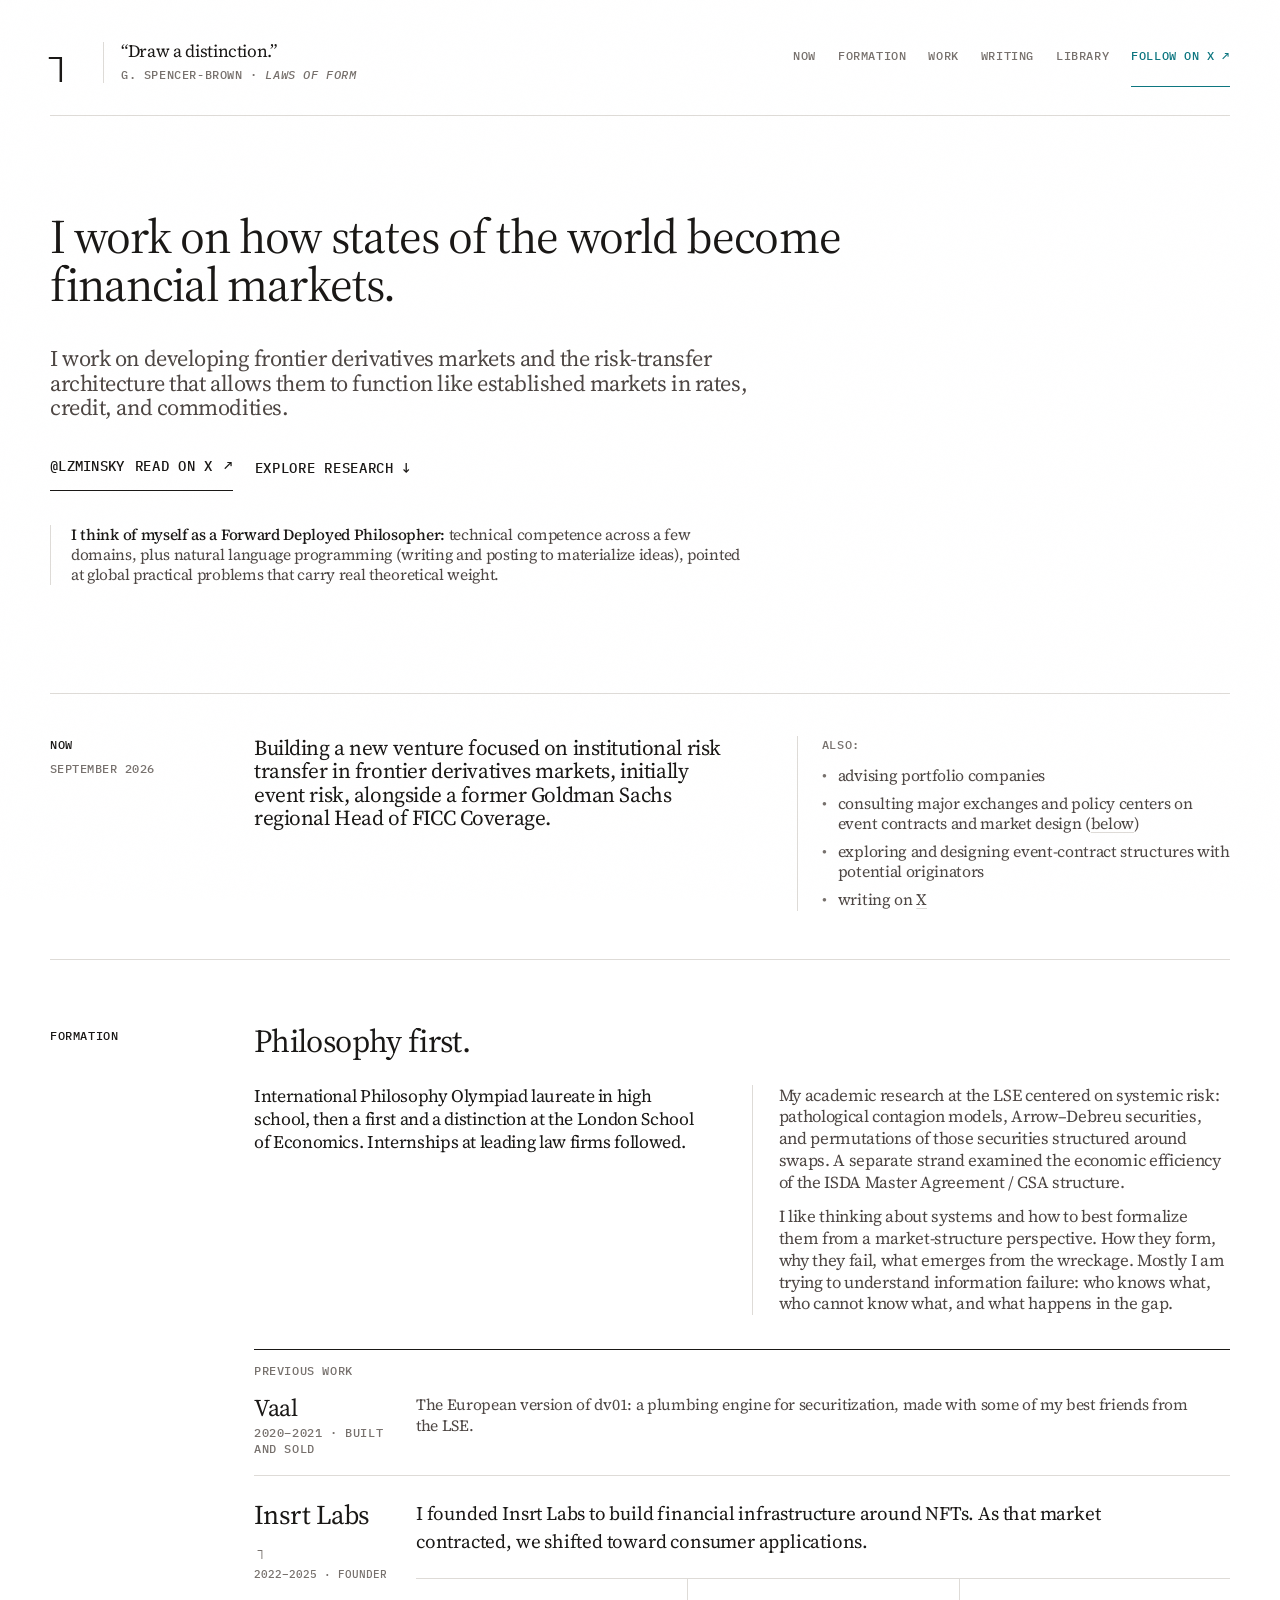
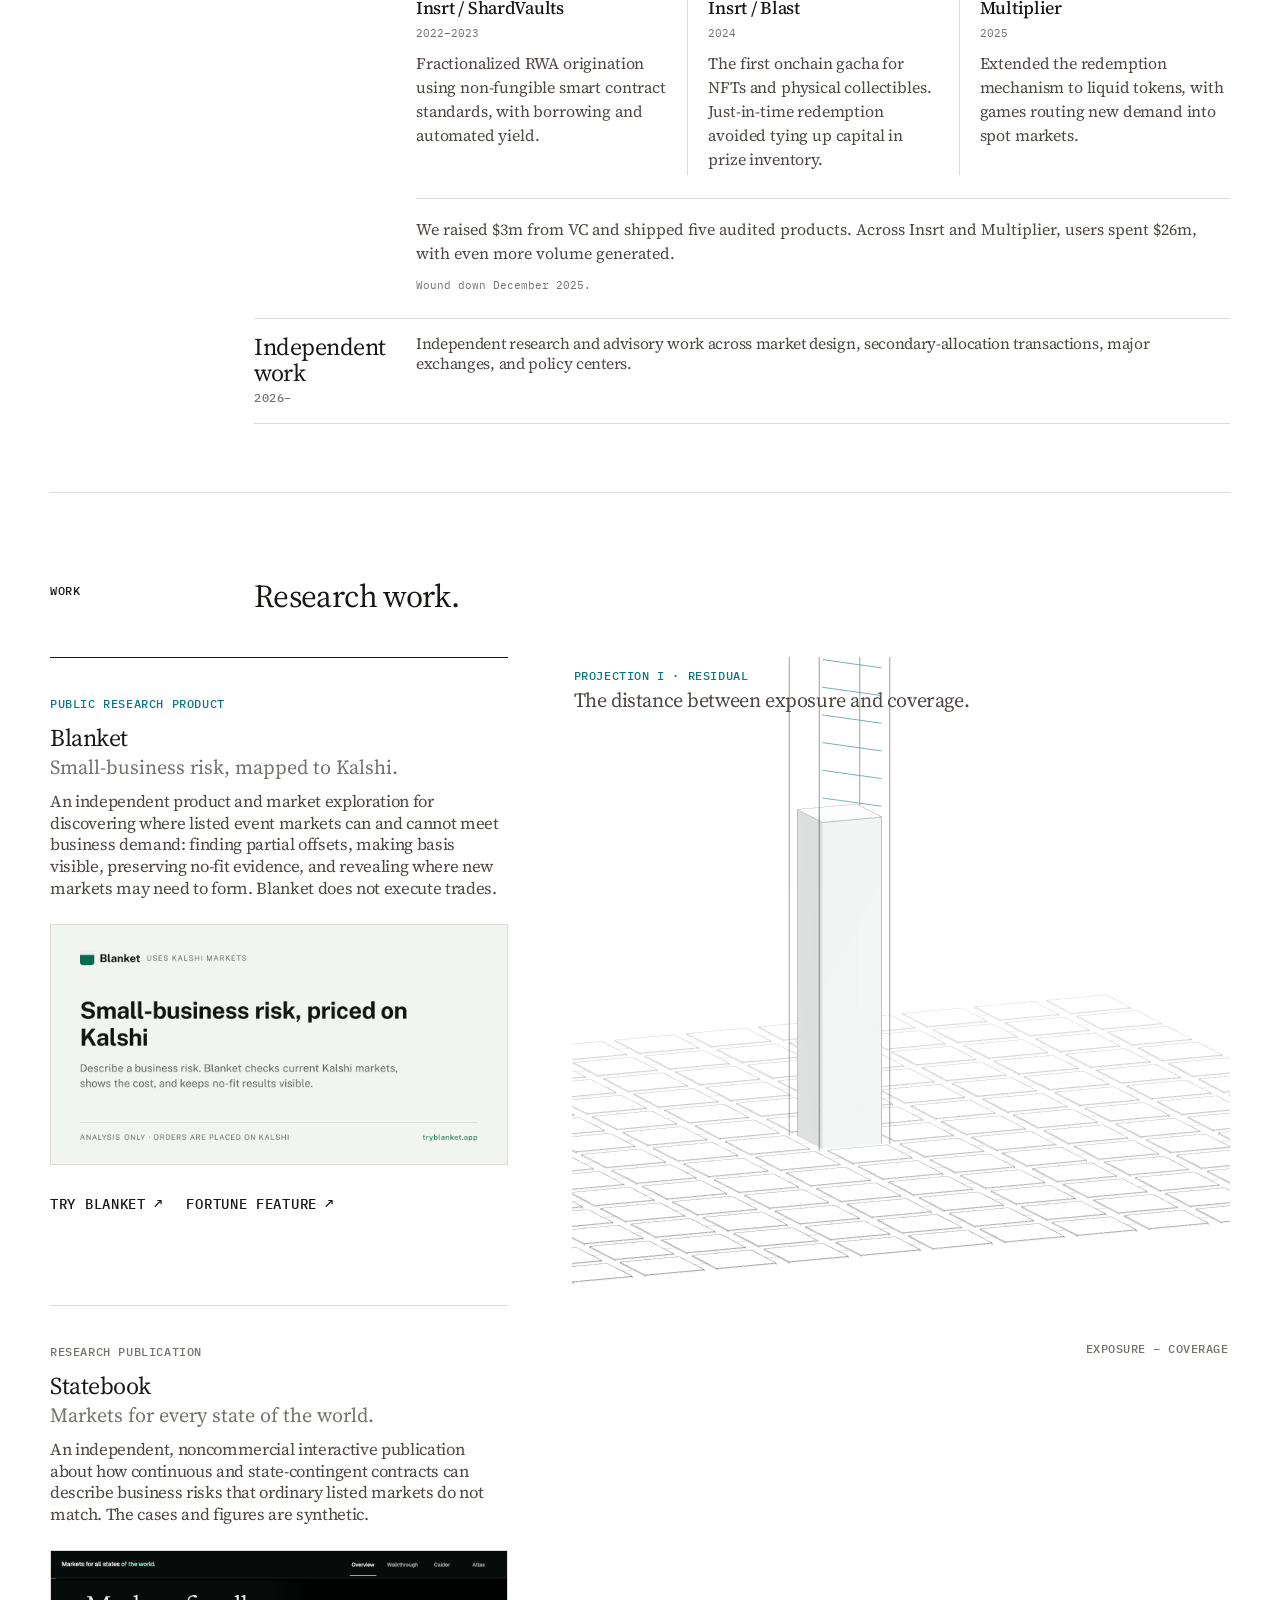
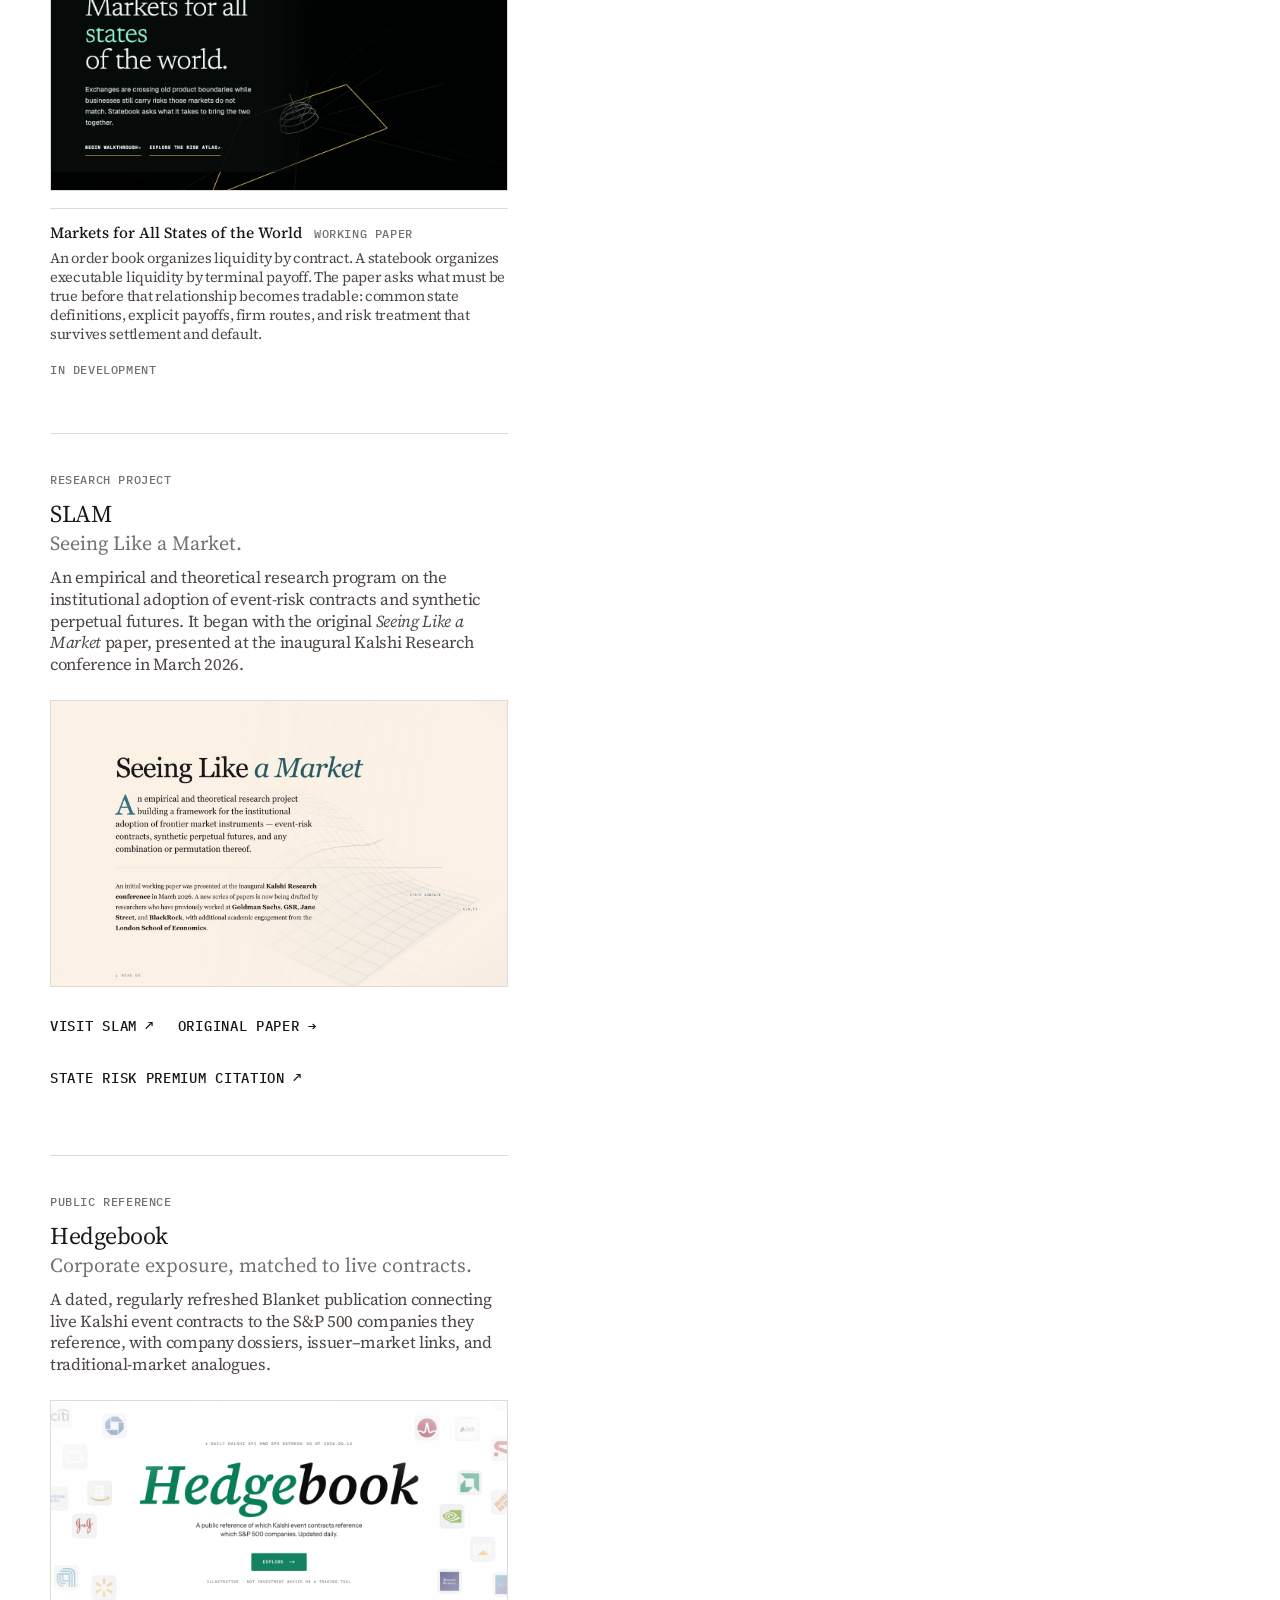
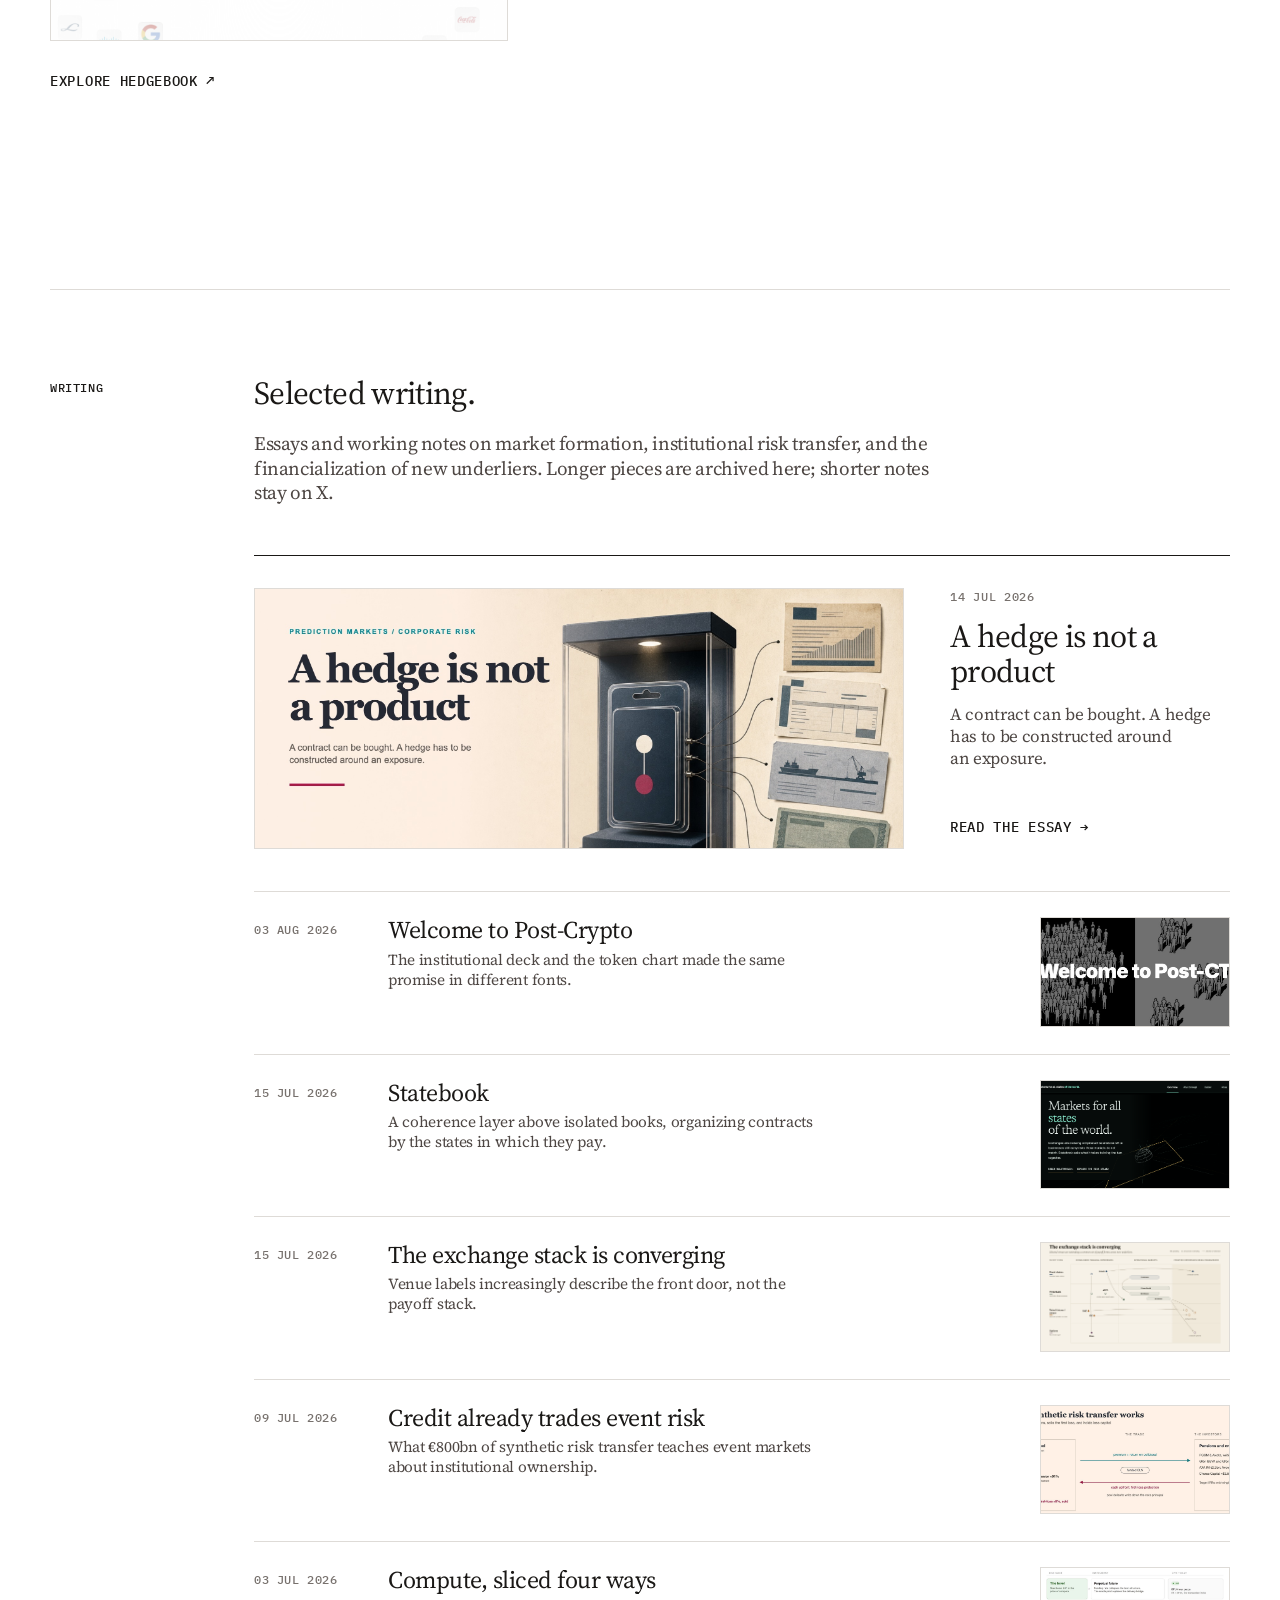
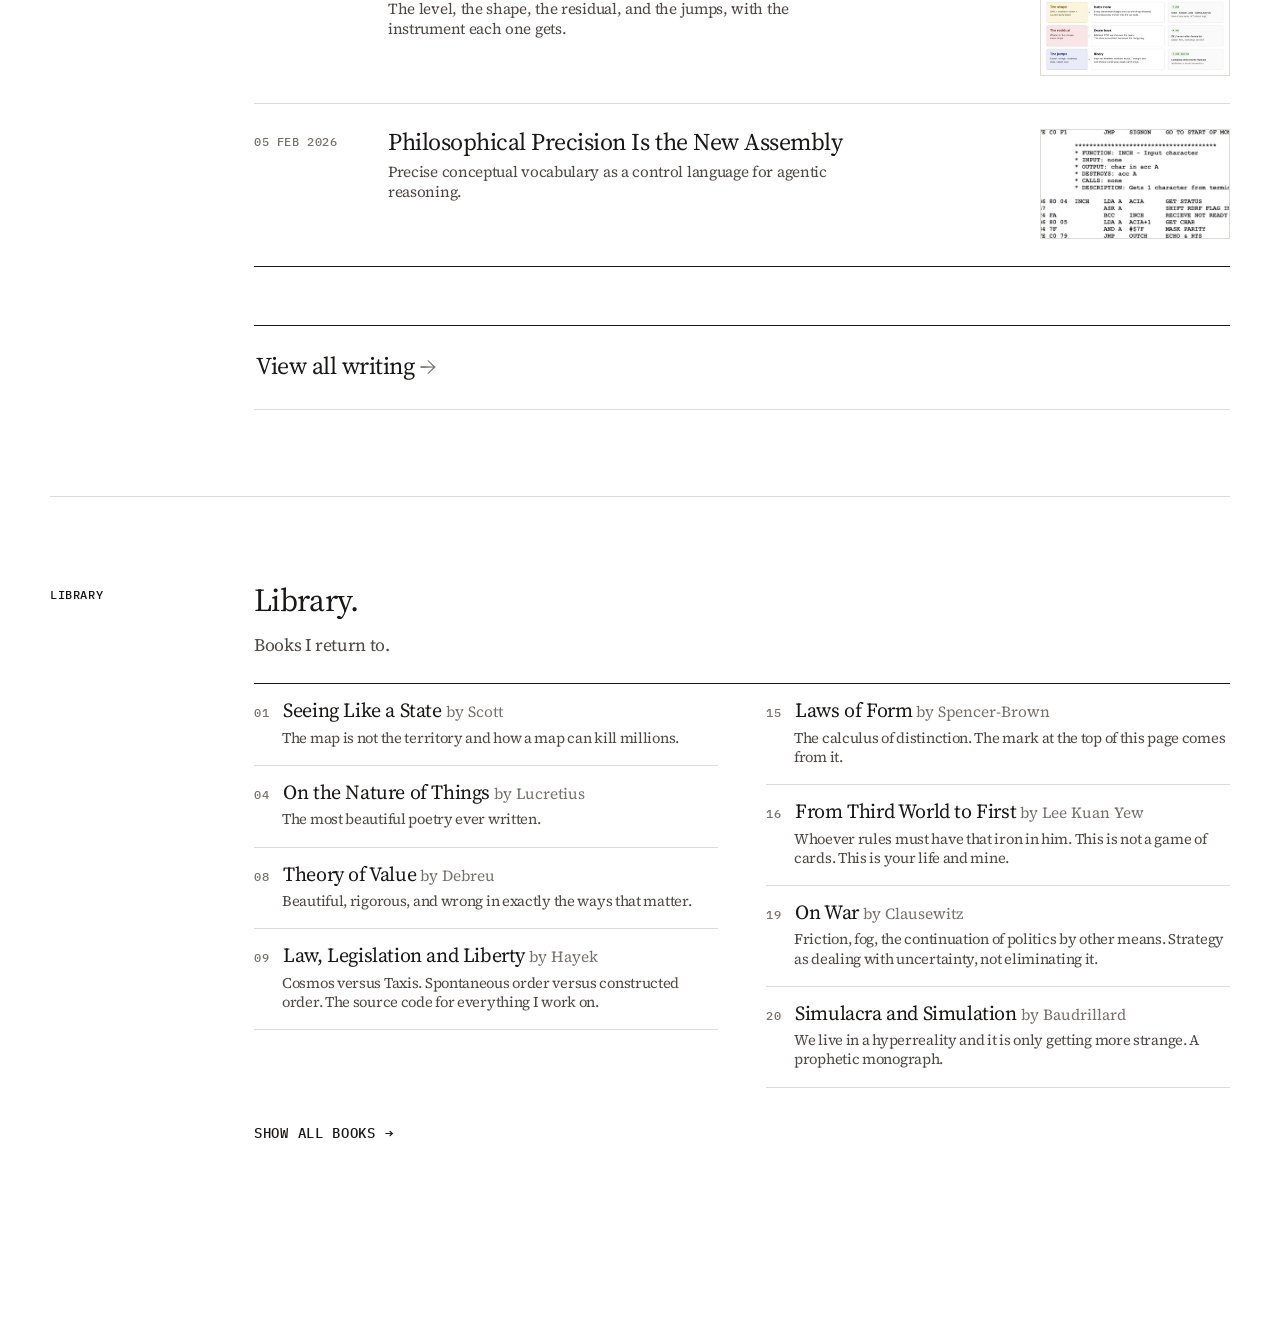
<file: index.html>
<!DOCTYPE html>
<html lang="en">
<head>
    <meta charset="UTF-8">
    <meta name="viewport" content="width=device-width, initial-scale=1.0">
    <title>Lauris: Markets, ventures, and research</title>
    <meta name="description" content="Lauris builds and researches market infrastructure across event contracts, derivatives, corporate risk, and institutional finance.">
    <meta name="theme-color" content="#ffffff">
    <meta property="og:title" content="Lauris: Markets, ventures, and research">
    <meta property="og:description" content="I work on how states of the world become financial markets.">
    <meta property="og:url" content="https://lauris.xyz">
    <meta property="og:type" content="website">
    <meta property="og:site_name" content="Lauris">
    <meta property="og:image" content="https://www.lauris.xyz/assets/share.png">
    <meta property="og:image:width" content="1200">
    <meta property="og:image:height" content="630">
    <meta property="og:image:alt" content="Lauris: research, market design, and ventures">
    <meta name="twitter:card" content="summary_large_image">
    <meta name="twitter:creator" content="@lzminsky">
    <meta name="twitter:title" content="Lauris: Markets, ventures, and research">
    <meta name="twitter:description" content="I work on how states of the world become financial markets.">
    <meta name="twitter:image" content="https://www.lauris.xyz/assets/share.png">
    <meta name="twitter:image:alt" content="Lauris: research, market design, and ventures">
    <link rel="canonical" href="https://lauris.xyz">
    <link rel="icon" type="image/svg+xml" href="/favicon.svg">
    <link rel="mask-icon" href="/favicon.svg" color="#1a1816">
    <link rel="manifest" href="/site.webmanifest">
    <link rel="preconnect" href="https://fonts.googleapis.com">
    <link rel="preconnect" href="https://fonts.gstatic.com" crossorigin>
    <link href="https://fonts.googleapis.com/css2?family=IBM+Plex+Mono:wght@400;500&amp;family=Source+Serif+4:ital,opsz,wght@0,8..60,200..900;1,8..60,200..900&amp;display=swap" rel="stylesheet">
    <style>
        :root {
            --type-display: 'Source Serif 4', Georgia, 'Times New Roman', serif;
            --type-display-regular: 'Source Serif 4', Georgia, 'Times New Roman', serif;
            --type-body: 'Source Serif 4', Georgia, 'Times New Roman', serif;
            --type-mono: 'IBM Plex Mono', Consolas, monospace;
            --type-display-weight: 400;
            --type-display-tracking: -.02em;
            --type-label-tracking: .05em;
            --paper: #ffffff;
            --paper-raised: #ffffff;
            --ink: #1a1816;
            --ink-soft: #4e4744;
            --ink-muted: #77716d;
            --rule: #dedbd7;
            --rule-soft: #f2f0ed;
            --teal: #0d7680;
            --wine: #0d7680;
            --green: #0d7680;
            --rail: 150px;
            --gutter: 54px;
            --content-start: calc(var(--rail) + var(--gutter));
            --ease-out: cubic-bezier(0.23, 1, 0.32, 1);
            --ease-construct: cubic-bezier(0.65, 0, 0.35, 1);
        }

        * { box-sizing: border-box; margin: 0; padding: 0; }
        ::selection { background: var(--ink); color: var(--paper); }
        html { background: #ffffff; font-size: 18px; scroll-behavior: smooth; }
        body {
            min-height: 100vh;
            background: var(--paper);
            color: var(--ink);
            font-family: var(--type-body);
            font-size: 16px;
            font-weight: 400;
            line-height: 1.3;
            letter-spacing: 0;
            -webkit-font-smoothing: antialiased;
            text-rendering: optimizeLegibility;
        }
        body::before {
            position: fixed;
            z-index: 9999;
            inset: 0;
            pointer-events: none;
            content: '';
            opacity: .018;
            background-image: url("data:image/svg+xml,%3Csvg xmlns='http://www.w3.org/2000/svg' width='160' height='160'%3E%3Cfilter id='grain'%3E%3CfeTurbulence type='fractalNoise' baseFrequency='.82' numOctaves='3' stitchTiles='stitch'/%3E%3C/filter%3E%3Crect width='100%25' height='100%25' filter='url(%23grain)' opacity='.72'/%3E%3C/svg%3E");
            background-size: 160px 160px;
            mix-blend-mode: multiply;
        }

        a { color: inherit; }
        img { display: block; max-width: 100%; height: auto; }
        .skip-link {
            position: fixed;
            z-index: 100;
            top: 12px;
            left: 12px;
            padding: 11px 14px;
            background: var(--ink);
            color: var(--paper);
            font: 500 .667rem/1 var(--type-mono);
            letter-spacing: .04em;
            text-decoration: none;
            text-transform: uppercase;
            transform: translateY(calc(-100% - 18px));
            transition: transform 180ms var(--ease-out);
        }
        .skip-link:focus-visible { outline: 2px solid var(--teal); outline-offset: 3px; transform: none; }
        .container { width: min(1180px, calc(100% - 80px)); margin: 0 auto; padding: 42px 0 88px; }
        .mono, .section-kicker, .work-meta, .nav a, .text-link,
        .writing-date, .book-number { font-family: var(--type-mono); }
        .writing-date, .book-number, .record-date, .lineage-date { font-variant-numeric: tabular-nums; }

        .masthead {
            display: flex;
            align-items: flex-start;
            justify-content: space-between;
            gap: 32px;
            padding-bottom: 28px;
            border-bottom: 1px solid var(--rule);
            animation: none;
        }
        .masthead-origin { display: flex; align-items: flex-start; gap: 17px; min-width: 0; }
        .mark-link {
            display: grid;
            min-width: 36px;
            min-height: 44px;
            color: var(--ink);
            text-decoration: none;
            place-content: start;
        }
        .mark-symbol { font: 2rem/0.8 var(--type-mono); }
        .nav { display: flex; flex-wrap: wrap; align-items: baseline; justify-content: flex-end; gap: 8px 22px; padding-top: 1px; }
        .nav a {
            color: var(--ink-muted);
            min-height: 44px;
            display: inline-flex;
            align-items: flex-start;
            padding-top: 5px;
            font-family: var(--type-mono);
            font-size: 12px;
            font-weight: 500;
            letter-spacing: .05em;
            text-decoration: none;
            text-transform: uppercase;
            transition: color 180ms var(--ease-out);
        }
        .nav a.nav-x {
            padding-bottom: 3px;
            border-bottom: 1px solid currentColor;
            color: var(--teal);
        }
        .nav-menu { position: relative; display: none; }
        .nav-menu summary {
            display: inline-flex;
            min-width: 44px;
            min-height: 44px;
            padding: 5px 5px 0;
            align-items: flex-start;
            justify-content: center;
            color: var(--ink-muted);
            font: 500 12px/1.2 var(--type-mono);
            letter-spacing: .05em;
            list-style: none;
            cursor: pointer;
            text-transform: uppercase;
        }
        .nav-menu summary::-webkit-details-marker { display: none; }
        .nav-menu summary::after { margin-left: 6px; content: '+'; }
        .nav-menu[open] summary { color: var(--teal); }
        .nav-menu[open] summary::after { content: '−'; }
        .nav-menu-panel {
            position: absolute;
            z-index: 50;
            top: 46px;
            right: 0;
            width: 204px;
            padding: 7px;
            border: 1px solid var(--rule);
            background: var(--paper);
            box-shadow: 0 14px 36px rgba(1, 22, 20, .09);
        }
        .nav-menu-panel a {
            display: flex;
            width: 100%;
            min-height: 44px;
            padding: 11px 12px 9px;
            align-items: center;
            justify-content: flex-start;
            font-size: 12px;
        }
        .nav-menu-panel a + a { border-top: 1px solid var(--rule); }
        .nav-menu-panel .nav-menu-x { display: none; color: var(--teal); }
        .nav a:focus-visible, .mark-link:focus-visible, .text-link:focus-visible, .work-link:focus-visible,
        .btn-x:focus-visible, .archive-door:focus-visible, .shelf-toggle:focus-visible,
        .writing-row:focus-visible, .writing-feature-media a:focus-visible, .book-row:focus-visible,
        .nav-menu summary:focus-visible {
            outline: 2px solid var(--teal);
            outline-offset: 4px;
        }

        .epigraph {
            width: min(320px, calc(100vw - 150px));
            margin: 0;
            padding-left: 17px;
            border-left: 1px solid var(--rule);
        }
        .epigraph blockquote { font-size: .96rem; font-style: normal; line-height: 1.1; }
        .epigraph figcaption {
            margin-top: 5px;
            color: var(--ink-muted);
            font: 500 .667rem/1.45 var(--type-mono);
            letter-spacing: .05em;
            text-transform: uppercase;
        }

        .hero {
            padding: 96px 0 108px;
            animation: none;
        }
        .section-kicker, .work-meta {
            color: var(--ink-muted);
            font-size: .667rem;
            letter-spacing: .08em;
            text-transform: uppercase;
        }
        .hero h1 {
            max-width: 930px;
            font-size: 48px;
            font-weight: 400;
            letter-spacing: -.02em;
            line-height: 1;
        }
        .hero-support { min-width: 0; margin-top: 38px; }
        .hero-deck {
            max-width: 700px;
            color: var(--ink-soft);
            font-size: 1.24rem;
            line-height: 1.1;
            text-wrap: pretty;
        }
        .hero-links { display: flex; flex-wrap: wrap; align-items: center; gap: 16px 22px; margin-top: 27px; }
        .hero-side { max-width: 690px; margin-top: 34px; padding-left: 20px; border-left: 1px solid var(--rule); }
        .hero-side p { color: var(--ink-soft); font-size: .86rem; line-height: 1.6; text-wrap: pretty; }
        .hero-side em { color: var(--ink); font-style: normal; font-weight: 500; }

        .btn-x {
            display: inline-flex;
            align-items: center;
            gap: 10px;
            padding: 2px 0 5px;
            border-bottom: 1px solid currentColor;
            color: var(--ink);
            min-height: 44px;
            font: 500 12px/1.2 var(--type-mono);
            letter-spacing: .05em;
            text-decoration: none;
            text-transform: uppercase;
            transition: color 180ms var(--ease-out), border-color 180ms var(--ease-out), transform 140ms var(--ease-out);
        }
        .btn-x::before { content: '@lzminsky'; font-family: var(--type-mono); font-size: .667rem; letter-spacing: .02em; }
        .btn-x::after { content: '↗'; margin-left: 1px; }
        .btn-x:active { transform: scale(.98); }

        .now-strip {
            display: grid;
            grid-template-columns: var(--rail) minmax(0, 1fr);
            gap: var(--gutter);
            padding: 42px 0 48px;
            border-top: 1px solid var(--rule);
        }
        .now-label {
            color: var(--ink);
            font: 500 .667rem/1.45 var(--type-mono);
            letter-spacing: .08em;
            text-transform: uppercase;
        }
        .now-label time { display: block; margin-top: 7px; color: var(--ink-muted); font-size: .667rem; letter-spacing: .04em; }
        .now-grid { display: grid; grid-template-columns: minmax(0, 1.05fr) minmax(300px, .95fr); gap: 64px; }
        .now-lede { max-width: 570px; font-size: 1.18rem; line-height: 1.55; }
        .now-secondary { padding-left: 24px; border-left: 1px solid var(--rule); }
        .now-caption { color: var(--ink-muted); font: 500 .667rem/1.5 var(--type-mono); letter-spacing: .05em; text-transform: uppercase; }
        .now-list { margin-top: 12px; list-style: none; }
        .now-list li { position: relative; padding-left: 16px; color: var(--ink-soft); font-size: .88rem; line-height: 1.5; }
        .now-list li + li { margin-top: 7px; }
        .now-list li::before { position: absolute; left: 0; color: var(--ink-muted); content: '•'; }
        .now-list a { text-decoration-color: var(--rule); text-underline-offset: 3px; }

        .text-link, .work-link {
            display: inline-flex;
            align-items: center;
            gap: 8px;
            color: var(--ink);
            min-height: 44px;
            font: 500 12px/1.2 var(--type-mono);
            letter-spacing: .05em;
            text-decoration: none;
            text-transform: uppercase;
            transition: transform 140ms var(--ease-out);
        }
        .text-link::after, .work-link::after { content: '↗'; transition: transform 180ms var(--ease-out); }
        .text-link--down::after { content: '↓'; }
        .text-link--in::after { content: '→'; }
        .text-link:active, .work-link:active { transform: scale(.98); }

        .folio-section, .books-section {
            display: grid;
            grid-template-columns: var(--rail) minmax(0, 1fr);
            gap: var(--gutter);
            padding: 86px 0;
            border-top: 1px solid var(--rule);
        }
        .section-label { position: relative; }
        .section-kicker { color: var(--ink); font-weight: 400; }
        .section-label--inline { display: flex; align-items: baseline; gap: 11px; }
        .section-content { min-width: 0; }
        .section-heading { max-width: 760px; font-size: 32px; font-weight: 400; letter-spacing: -.02em; line-height: 1.1; }
        .section-intro { max-width: 680px; margin-top: 20px; color: var(--ink-soft); font-size: 1.06rem; line-height: 1.65; }

        /* ── 01 · Formation — compact editorial composition ─────────────── */
        #formation { padding: 64px 0 68px; }
        .formation-heading { font-size: 32px; font-weight: 400; letter-spacing: -.02em; line-height: 1.1; }
        .formation-grid {
            display: grid;
            grid-template-columns: minmax(0, .96fr) minmax(0, 1.04fr);
            gap: 20px 56px;
            margin-top: 26px;
        }
        .formation-grid p { color: var(--ink-soft); font-size: .93rem; line-height: 1.62; text-wrap: pretty; }
        .formation-grid p + p { margin-top: 13px; }
        .formation-path p:first-child { color: var(--ink); font-size: .98rem; }
        .formation-research { padding-left: 26px; border-left: 1px solid var(--rule); }

        .record { margin-top: 34px; border-top: 1px solid var(--ink); }
        .record-caption { padding-top: 12px; color: var(--ink-muted); font: 500 .667rem/1.5 var(--type-mono); letter-spacing: .08em; text-transform: uppercase; }
        .record-row { display: grid; grid-template-columns: 132px minmax(0, 1fr); gap: 6px 30px; padding: 15px 0 17px; border-bottom: 1px solid var(--rule); }
        .record-who { min-width: 0; }
        .record-name { font-size: 24px; font-weight: 400; line-height: 1.1; }
        .record-name .project-mark { margin-left: 4px; color: var(--ink-muted); font: .72rem/1 var(--type-mono); }
        .record-date { display: block; margin-top: 3px; color: var(--ink-muted); font: 500 .667rem/1.4 var(--type-mono); letter-spacing: .04em; }
        .record-desc { color: var(--ink-soft); font-size: .87rem; line-height: 1.58; text-wrap: pretty; }
        .record-desc a { text-decoration-color: var(--rule); text-underline-offset: 3px; }
        .record-detail { min-width: 0; }
        .record-lineage {
            display: grid;
            grid-template-columns: repeat(2, minmax(0, 1fr));
            gap: 0;
            margin-top: 16px;
            border-top: 1px solid var(--rule);
            list-style: none;
        }
        .lineage-item { position: relative; padding: 14px 18px 0 16px; }
        .lineage-item:first-child { padding-left: 0; }
        .lineage-item + .lineage-item { border-left: 1px solid var(--rule); }
        .lineage-item::before {
            position: absolute;
            top: -3px;
            left: 16px;
            width: 5px;
            height: 5px;
            border-radius: 50%;
            background: var(--paper);
            border: 1px solid var(--teal);
            content: '';
        }
        .lineage-item:first-child::before { left: 0; }
        .lineage-name { font-size: .76rem; font-weight: 500; }
        .lineage-date { display: block; margin-top: 2px; color: var(--ink-muted); font: 500 .667rem/1.4 var(--type-mono); letter-spacing: .035em; }
        .lineage-item p { margin-top: 6px; color: var(--ink-soft); font-size: .74rem; line-height: 1.5; text-wrap: pretty; }

        /* ── Research work — one changing state-space ───────────────────── */
        #work { display: block; padding-top: 0; border-top: 0; }
        .work-header {
            display: grid;
            grid-template-columns: var(--rail) minmax(0, 1fr);
            gap: var(--gutter);
            padding: 86px 0 42px;
            border-top: 1px solid var(--rule);
        }
        .atlas {
            display: grid;
            grid-template-columns: minmax(0, .82fr) minmax(0, 1.18fr);
            column-gap: 64px;
            margin-top: 0;
        }
        .atlas-entries { min-width: 0; }
        .atlas-entry {
            display: flex;
            min-height: 72vh;
            padding: 40px 0 54px;
            border-top: 1px solid var(--rule);
            flex-direction: column;
            justify-content: flex-start;
        }
        .atlas-entry:first-child { border-top-color: var(--ink); }
        .atlas-index {
            display: flex;
            gap: 12px;
            align-items: baseline;
            color: var(--ink-muted);
            font: 500 .667rem/1 var(--type-mono);
            letter-spacing: .08em;
            text-transform: uppercase;
            transition: color 300ms var(--ease-out);
        }
        .atlas-entry.is-active .atlas-index { color: var(--teal); }
        .atlas-title { margin-top: 15px; font-family: var(--type-display-regular); font-size: 24px; font-weight: 400; letter-spacing: -.02em; line-height: 1.1; }
        .atlas-sub { margin-top: 5px; color: var(--ink-muted); font-family: var(--type-display); font-size: 20px; font-style: normal; font-weight: 400; line-height: 1.1; }
        .atlas-desc { max-width: 54ch; margin-top: 13px; color: var(--ink-soft); font-size: .93rem; line-height: 1.62; text-wrap: pretty; }
        .atlas-desc a { text-decoration-color: var(--rule); text-underline-offset: 3px; }
        .atlas-proof { margin: 24px 0 0; }
        .atlas-proof a { display: block; text-decoration: none; }
        .atlas-proof img {
            width: 100%;
            border: 1px solid var(--rule);
            background: var(--paper-raised);
            object-fit: cover;
        }
        .atlas-actions { display: flex; flex-wrap: wrap; align-items: baseline; gap: 8px 24px; margin-top: 18px; }
        .work-status { color: var(--ink-muted); font: 500 .667rem/1.4 var(--type-mono); letter-spacing: .04em; text-transform: uppercase; }
        .atlas-note { margin-top: 17px; padding-top: 14px; border-top: 1px solid var(--rule); }
        .atlas-note-title { display: block; font-size: .86rem; font-weight: 500; }
        .atlas-note-title span { margin-left: 8px; color: var(--ink-muted); font: 500 .667rem/1.4 var(--type-mono); letter-spacing: .05em; text-transform: uppercase; }
        .atlas-note p { margin-top: 6px; color: var(--ink-soft); font-size: .81rem; line-height: 1.55; }
        .atlas-stage-col { position: relative; min-width: 0; }
        .atlas-stage {
            position: sticky;
            top: 9vh;
            display: flex;
            height: 78vh;
            flex-direction: column;
            transition: opacity 600ms var(--ease-out);
        }
        .atlas-stage.is-dimmed { opacity: .08; }
        .stage-frame { position: relative; min-height: 0; flex: 1; }
        #atlas-canvas, #atlas-fallback { position: absolute; inset: 0; width: 100%; height: 100%; }
        #atlas-canvas { z-index: 1; }
        #atlas-fallback { z-index: 0; transition: opacity 300ms var(--ease-out); }
        .stage-plates { position: absolute; top: 7px; right: 2px; left: 2px; pointer-events: none; }
        .stage-plate { position: absolute; inset: 0 0 auto; opacity: 0; transform: translateY(7px); transition: opacity 480ms var(--ease-out), transform 480ms var(--ease-out); }
        .stage-plate.is-active { opacity: 1; transform: none; }
        .stage-plate-index { color: var(--teal); font: 500 .667rem/1.4 var(--type-mono); letter-spacing: .08em; text-transform: uppercase; }
        .stage-plate-name { display: block; max-width: 460px; margin-top: 4px; color: var(--ink-soft); font-family: var(--type-display); font-size: 1.12rem; font-weight: 400; line-height: 1.25; }
        .stage-note { position: absolute; right: 2px; bottom: 0; max-width: 280px; color: var(--ink-muted); font: 500 .667rem/1.6 var(--type-mono); letter-spacing: .04em; text-align: right; text-transform: uppercase; }

        /* ── Writing — editorial issue, not a card grid ─────────────────── */
        .writing-index { margin-top: 50px; border-top: 1px solid var(--ink); }
        .writing-feature {
            display: grid;
            grid-template-columns: minmax(0, 1.42fr) minmax(280px, .58fr);
            gap: 46px;
            padding: 32px 0 42px;
            border-bottom: 1px solid var(--rule);
        }
        .writing-feature-media, .writing-row-media { overflow: hidden; border: 1px solid var(--rule); }
        .writing-feature-media a, .writing-row-media a { display: block; text-decoration: none; }
        .writing-feature-media img, .writing-row-media img { width: 100%; transition: transform 900ms var(--ease-out); }
        .writing-feature-body { display: flex; flex-direction: column; justify-content: space-between; min-width: 0; }
        .writing-kicker { color: var(--ink-muted); font: 500 .667rem/1.55 var(--type-mono); letter-spacing: .06em; text-transform: uppercase; }
        .writing-title { margin-top: 12px; font-family: var(--type-display-regular); font-size: 32px; font-weight: 400; letter-spacing: -.02em; line-height: 1.1; }
        .writing-deck { max-width: 42ch; margin-top: 14px; color: var(--ink-soft); font-size: .94rem; line-height: 1.6; text-wrap: pretty; }
        .writing-open { display: inline-flex; align-items: center; gap: 8px; min-height: 44px; margin-top: 24px; font: 500 12px/1.2 var(--type-mono); letter-spacing: .05em; text-decoration: none; text-transform: uppercase; }
        .writing-open::after { content: '→'; transition: transform 180ms var(--ease-out); }
        .writing-rows { border-bottom: 1px solid var(--ink); }
        .writing-row {
            display: grid;
            grid-template-columns: 110px minmax(0, 1fr) 190px;
            gap: 24px;
            align-items: start;
            padding: 25px 0 27px;
            border-bottom: 1px solid var(--rule);
            text-decoration: none;
        }
        .writing-row:last-child { border-bottom: 0; }
        .writing-date { padding-top: 4px; color: var(--ink-muted); font: 500 .667rem/1.5 var(--type-mono); font-variant-numeric: tabular-nums; letter-spacing: .04em; text-transform: uppercase; }
        .writing-row-title { display: block; font-family: var(--type-display-regular); font-size: 24px; font-weight: 400; letter-spacing: -.02em; line-height: 1.1; transition: color 180ms var(--ease-out); }
        .writing-row-deck { display: block; max-width: 55ch; margin-top: 6px; color: var(--ink-soft); font-size: .85rem; line-height: 1.52; }
        .writing-row-media img { aspect-ratio: 1.75 / 1; object-fit: cover; }

        .archive-door {
            display: block;
            margin-top: 58px;
            padding: 27px 2px 30px;
            border-top: 1px solid var(--ink);
            border-bottom: 1px solid var(--rule);
            text-decoration: none;
        }
        .archive-door-title { font-size: 24px; font-weight: 400; letter-spacing: -.02em; }
        .archive-door-title::after { content: ' →'; color: var(--ink-muted); transition: color 200ms var(--ease-out); }

        /* ── 05 · Library ────────────────────────────────────────────────── */
        .books-section { opacity: 1; animation: none; }
        .books-title { max-width: 520px; font-size: 32px; font-weight: 400; letter-spacing: -.02em; line-height: 1.1; }
        .books-intro { max-width: 650px; margin: 16px 0 26px; color: var(--ink-soft); font-size: .98rem; }
        .books-list { list-style: none; columns: 2; column-gap: 48px; border-top: 1px solid var(--ink); }
        .book-item { break-inside: avoid; padding: 15px 0 17px; border-bottom: 1px solid var(--rule); line-height: 1.45; }
        .book-number { margin-right: 10px; color: var(--ink-muted); font-size: .667rem; }
        .book-name { font-size: 20px; font-weight: 400; }
        .book-author { color: var(--ink-muted); font-size: .86rem; font-style: normal; }
        .book-note { margin-top: 5px; padding-left: 28px; color: var(--ink-soft); font-size: .82rem; line-height: 1.5; }
        .books-list:not(.is-open) .book-extra { display: none; }
        .shelf-toggle {
            display: inline-flex;
            align-items: center;
            gap: 9px;
            margin-top: 24px;
            padding: 0;
            border: 0;
            background: none;
            color: var(--ink);
            min-height: 44px;
            font: 500 12px/1.2 var(--type-mono);
            letter-spacing: .05em;
            text-transform: uppercase;
            cursor: pointer;
        }
        .shelf-toggle::after { content: '→'; transition: transform 200ms var(--ease-out); }
        .books-list.is-open + .shelf-toggle::after { content: '↑'; }

        /* ── Publication type roles ───────────────────────────────────── */
        .hero h1, .section-heading, .formation-heading, .books-title,
        .now-lede, .hero-deck, .epigraph blockquote, .stage-plate-name {
            font-family: var(--type-display);
            font-weight: 400;
            letter-spacing: var(--type-display-tracking);
        }
        .record-name, .book-name, .atlas-title, .writing-title,
        .writing-row-title, .archive-door-title {
            font-family: var(--type-display-regular);
            font-weight: 400;
            letter-spacing: -.02em;
        }
        .hero h1 { line-height: 1; }
        .section-heading, .formation-heading, .books-title, .archive-door-title,
        .record-name, .book-name, .now-lede, .hero-deck { line-height: 1.1; }
        .hero-side p, .now-list li, .section-intro, .formation-grid p,
        .record-desc, .lineage-item p, .atlas-desc, .atlas-note p,
        .writing-deck, .writing-row-deck, .books-intro, .book-note {
            font-family: var(--type-body);
            font-weight: 400;
            letter-spacing: -.02em;
            line-height: 1.3;
        }
        .mono, .section-kicker, .work-meta, .nav a, .text-link,
        .writing-date, .book-number, .now-label, .now-caption, .record-date,
        .record-caption, .work-status,
        .shelf-toggle, .btn-x, .writing-open, .nav-menu summary,
        .atlas-index, .stage-plate-index {
            font-family: var(--type-mono);
            font-size: 12px;
            font-weight: 500;
            letter-spacing: .05em;
            text-transform: uppercase;
        }
        .btn-x, .text-link, .work-link, .writing-open, .shelf-toggle { font-size: 14px; }
        .btn-x::before { font-size: 14px; }

        @keyframes enter { from { opacity: 0; transform: translateY(8px); } to { opacity: 1; transform: none; } }
        [data-reveal] { opacity: 1; transform: none; }
        .motion-ready [data-animate] { opacity: 0; transform: translateY(18px); }
        .motion-ready [data-animate].is-visible { opacity: 1; transform: none; transition: opacity 720ms var(--ease-out), transform 720ms var(--ease-out); }
        .motion-ready [data-animate="image"] { opacity: 1; transform: none; }
        .motion-ready [data-animate="image"] img { transform: scale(1.018); transition: transform 900ms var(--ease-out); }
        .motion-ready [data-animate="image"].is-visible img { transform: none; }

        @media (hover: hover) and (pointer: fine) {
            .nav a:hover { color: var(--ink); }
            .nav a.nav-x:hover, .btn-x:hover { color: var(--teal); }
            .mark-link:hover { opacity: .58; }
            .text-link:hover::after, .work-link:hover::after { transform: translate(2px, -2px); }
            .text-link--down:hover::after { transform: translateY(2px); }
            .text-link--in:hover::after { transform: translateX(3px); }
            .writing-feature-media:hover img, .writing-row:hover img { transform: scale(1.025); }
            .writing-row:hover .writing-row-title { color: var(--teal); }
            .writing-open:hover::after { transform: translateX(3px); }
            .archive-door:hover .archive-door-title::after { color: var(--teal); }
            .shelf-toggle:hover::after { transform: translateX(3px); }
        }

        @media (max-width: 1100px) { .atlas { grid-template-columns: minmax(0, .9fr) minmax(0, 1.1fr); column-gap: 40px; } }
        @media (max-width: 960px) {
            .masthead { gap: 24px; }
            .nav { position: relative; flex-wrap: nowrap; gap: 0 14px; }
            .nav > a { min-width: 44px; padding-right: 5px; padding-left: 5px; justify-content: center; white-space: nowrap; }
            .nav > .nav-wide { display: none; }
            .nav-menu { display: block; }
        }
        @media (max-width: 900px) {
            .container { width: min(100% - 48px, 760px); }
            .hero { padding: 72px 0 86px; }
            .now-strip { grid-template-columns: 1fr; gap: 26px; padding: 38px 0 44px; }
            .now-label { display: flex; align-items: baseline; gap: 12px; }
            .now-label time { display: inline; margin-top: 0; }
            .now-grid { gap: 40px; }
            .folio-section, .books-section { grid-template-columns: 1fr; gap: 30px; padding: 68px 0; }
            .work-header { grid-template-columns: 1fr; gap: 30px; padding: 68px 0 30px; }
            #formation { padding: 56px 0; }
            .section-label { display: flex; gap: 12px; align-items: baseline; }
            .formation-grid { grid-template-columns: 1fr; gap: 14px; }
            .formation-research { padding-left: 0; border-left: 0; }
            .atlas { position: relative; grid-template-columns: 1fr; margin-top: 40px; }
            .atlas-entries, .atlas-stage-col { grid-area: 1 / 1; }
            .atlas-entries { position: relative; z-index: 1; }
            .atlas-stage-col { display: block; min-height: 100%; pointer-events: none; z-index: 0; }
            .atlas-stage { top: 12vh; height: 72vh; opacity: .42; }
            .stage-plates, .stage-note { display: none; }
            .atlas-entry { min-height: 0; padding: 36px 0 42px; }
            .atlas-proof { width: min(100%, 680px); margin-top: 20px; }
            .writing-feature { grid-template-columns: 1fr; }
            .writing-feature-body { min-height: 250px; }
            .writing-row { grid-template-columns: 96px minmax(0, 1fr); }
            .writing-row-media { display: none; }
        }
        @media (max-width: 720px) {
            .masthead-origin { flex: 0 0 44px; }
            .epigraph { display: none; }
        }
        @media (max-width: 640px) {
            html { font-size: 17px; }
            .container { width: calc(100% - 32px); padding: 22px 0 48px; }

            /* On a phone the header is navigation, not a second composition. */
            .masthead { display: flex; align-items: flex-start; gap: 16px; padding-bottom: 15px; }
            .masthead-origin { flex: 0 0 44px; }
            .mark-link { min-width: 44px; min-height: 44px; }
            .mark-symbol { font-size: 1.7rem; }
            .epigraph { display: none; }
            .nav { flex: 1; flex-wrap: nowrap; justify-content: flex-end; gap: 0 10px; margin-top: 0; padding-top: 0; }
            .nav > a { min-width: 44px; min-height: 44px; padding: 5px 3px 0; font-size: 12px; white-space: nowrap; }
            .nav > .nav-x { display: none; }
            .nav-menu summary { min-width: 44px; min-height: 44px; padding-top: 5px; font-size: 12px; }
            .nav-menu-panel .nav-menu-x { display: flex; }

            .hero { padding: 43px 0 50px; }
            .hero h1 { max-width: 10.5em; font-size: 40px; line-height: 1; }
            .hero-support { margin-top: 25px; }
            .hero-deck { font-size: 24px; line-height: 1.1; }
            .hero-links { gap: 8px 20px; margin-top: 17px; }
            .hero-side { margin-top: 24px; padding: 16px 0 0; border-top: 1px solid var(--rule); border-left: 0; }
            .hero-side p { font-size: .82rem; line-height: 1.45; }

            .now-strip { gap: 18px; padding: 30px 0 36px; }
            .now-label { gap: 9px; }
            .now-grid { grid-template-columns: 1fr; gap: 20px; }
            .now-lede { font-size: 24px; line-height: 1.1; }
            .now-secondary { padding: 17px 0 0; border-top: 1px solid var(--rule); border-left: 0; }
            .now-list { margin-top: 9px; }

            .folio-section, .books-section { gap: 21px; padding: 46px 0; }
            .work-header { gap: 21px; padding: 46px 0 24px; }
            #formation { padding: 44px 0 48px; }
            .section-heading { font-size: 24px; line-height: 1.1; }
            .section-intro { margin-top: 14px; font-size: .94rem; line-height: 1.3; }
            .formation-heading { font-size: 24px; line-height: 1.1; }
            .formation-grid { gap: 18px; margin-top: 20px; }
            .formation-grid p { font-size: .86rem; line-height: 1.3; }
            .formation-grid p + p { margin-top: 10px; }
            .formation-path p:first-child { font-size: .92rem; }
            .record { margin-top: 27px; }
            .record-row { grid-template-columns: 1fr; gap: 7px; padding: 14px 0 16px; }
            .record-date { margin-top: 1px; }
            .record-desc { font-size: .82rem; line-height: 1.3; }
            .record-lineage { grid-template-columns: 1fr; margin-top: 13px; border-top: 1px solid var(--rule); border-left: 0; }
            .lineage-item, .lineage-item:first-child { padding: 12px 0 0; }
            .lineage-item + .lineage-item { margin-top: 12px; border-left: 0; border-top: 1px solid var(--rule-soft); }
            .lineage-item::before, .lineage-item:first-child::before { display: none; }

            .atlas { margin-top: 0; }
            .atlas-stage { top: 18vh; height: 58vh; opacity: .28; }
            .atlas-entry { min-height: 0; padding: 34px 0 39px; }
            .atlas-title { margin-top: 11px; font-size: 24px; }
            .atlas-sub { font-size: 20px; }
            .atlas-desc { margin-top: 11px; font-size: .86rem; line-height: 1.3; }
            .atlas-proof { margin-top: 19px; }
            .atlas-note { margin-top: 14px; padding-top: 12px; }
            .atlas-note p { font-size: .77rem; line-height: 1.3; }
            .atlas-actions { gap: 2px 18px; margin-top: 13px; }

            .writing-index { margin-top: 31px; }
            .writing-feature { gap: 22px; padding: 24px 0 30px; }
            .writing-feature-body { min-height: 0; }
            .writing-title { margin-top: 9px; font-size: 24px; }
            .writing-deck { margin-top: 10px; font-size: .87rem; line-height: 1.3; }
            .writing-open { margin-top: 14px; }
            .writing-row { grid-template-columns: 1fr; gap: 6px; padding: 20px 0 22px; }
            .writing-date { padding-top: 0; }
            .writing-row-title { font-size: 20px; }
            .writing-row-deck { margin-top: 5px; font-size: .81rem; }
            .archive-door { margin-top: 36px; padding: 22px 0 24px; }
            .archive-door-title { font-size: 24px; }

            .books-list { columns: 1; }
            .book-item { padding: 13px 0 15px; }
            .book-note { padding-left: 0; }
        }
        @media (prefers-reduced-motion: reduce) {
            html { scroll-behavior: auto; }
            *, *::before, *::after { animation-duration: .01ms !important; animation-iteration-count: 1 !important; transition-duration: .01ms !important; }
            [data-reveal] { opacity: 1; transform: none; }
            .motion-ready [data-animate] { opacity: 1 !important; transform: none !important; clip-path: none !important; }
        }
        @media print { body::before { display: none; } }

        /* Insrt Labs product chapters. */
        #insrt-labs { padding: 24px 0; }
        #insrt-labs .record-name { font-size: 27px; }
        #insrt-labs .record-date { font-size: 11px; margin-top: 7px; letter-spacing: 0; white-space: nowrap; }
        #insrt-labs .insrt-intro { margin: 0; max-width: 76ch; color: var(--ink); font-size: 19px; line-height: 1.45; letter-spacing: -.01em; text-wrap: pretty; }
        #insrt-labs .record-lineage { grid-template-columns: repeat(3, minmax(0, 1fr)); margin-top: 23px; gap: 0; }
        #insrt-labs .lineage-item { padding: 18px 20px 4px; }
        #insrt-labs .lineage-item:first-child { padding-left: 0; }
        #insrt-labs .lineage-item:last-child { padding-right: 0; }
        #insrt-labs .lineage-item::before { display: none; }
        #insrt-labs .lineage-name { margin: 0; color: var(--ink); font-size: 18px; font-weight: 500; line-height: 1.2; letter-spacing: -.015em; }
        #insrt-labs .lineage-period { display: block; margin-top: 7px; color: var(--ink-muted); font: 11px/1.4 var(--type-mono); }
        #insrt-labs .lineage-item p { margin: 10px 0 0; color: var(--ink-soft); font-size: 16px; line-height: 1.5; letter-spacing: -.01em; text-wrap: pretty; }
        #insrt-labs .insrt-outcome { margin: 23px 0 0; padding-top: 18px; border-top: 1px solid var(--rule); color: var(--ink-soft); font-size: 16px; line-height: 1.5; text-wrap: pretty; }
        #insrt-labs .insrt-status { margin: 12px 0 0; color: var(--ink-muted); font: 11px/1.5 var(--type-mono); }
        @media (max-width: 1100px) {
            #insrt-labs { grid-template-columns: 1fr; gap: 18px; }
            #insrt-labs .lineage-item { padding-left: 16px; padding-right: 16px; }
        }
        @media (max-width: 720px) {
            #insrt-labs { gap: 17px; padding: 22px 0; }
            #insrt-labs .record-name { font-size: 25px; }
            #insrt-labs .insrt-intro { font-size: 18px; line-height: 1.45; }
            #insrt-labs .record-lineage { grid-template-columns: 1fr; margin-top: 21px; }
            #insrt-labs .lineage-item,
            #insrt-labs .lineage-item:first-child,
            #insrt-labs .lineage-item:last-child { padding: 17px 0; border-left: 0; }
            #insrt-labs .lineage-item + .lineage-item { border-top: 1px solid var(--rule); }
            #insrt-labs .lineage-head { display: flex; align-items: baseline; justify-content: space-between; gap: 12px; }
            #insrt-labs .lineage-period { flex-shrink: 0; margin-top: 0; }
            #insrt-labs .lineage-item p { margin-top: 8px; font-size: 16px; }
            #insrt-labs .insrt-outcome { margin-top: 0; padding-top: 17px; font-size: 16px; }
        }
    </style>
</head>
<body>
    <a class="skip-link" href="#main-content">Skip to content</a>
    <div class="container">
        <header class="masthead">
            <div class="masthead-origin">
                <a href="https://homepages.math.uic.edu/~kauffman/Laws.pdf" target="_blank" rel="noopener" class="mark-link" aria-label="Open Louis Kauffman's exploration of Laws of Form">
                    <span class="mark-symbol">┐</span>
                </a>
                <figure class="epigraph">
                    <blockquote>“Draw a distinction.”</blockquote>
                    <figcaption>G. Spencer-Brown · <cite>Laws of Form</cite></figcaption>
                </figure>
            </div>
            <nav class="nav" aria-label="Primary navigation">
                <a class="nav-wide" href="#now">Now</a>
                <a class="nav-wide" href="#formation">Formation</a>
                <a href="#work">Work</a>
                <a href="#writing">Writing</a>
                <a class="nav-wide" href="#library">Library</a>
                <a class="nav-x" href="https://x.com/lzminsky" target="_blank" rel="noopener">Follow on X ↗</a>
                <details class="nav-menu">
                    <summary>Menu</summary>
                    <div class="nav-menu-panel">
                        <a href="#now">Now</a>
                        <a href="#formation">Formation</a>
                        <a href="#library">Library</a>
                        <a class="nav-menu-x" href="https://x.com/lzminsky" target="_blank" rel="noopener">Follow on X ↗</a>
                    </div>
                </details>
            </nav>
        </header>

        <main id="main-content">
            <section class="hero">
                <h1>I work on how states of the world become financial markets.</h1>
                <div class="hero-support">
                    <p class="hero-deck">I work on developing frontier derivatives markets and the risk-transfer architecture that allows them to function like established markets in rates, credit, and commodities.</p>
                    <div class="hero-links">
                        <a class="btn-x" href="https://x.com/lzminsky" target="_blank" rel="noopener">Read on X</a>
                        <a class="text-link text-link--down" href="#work">Explore research</a>
                    </div>
                </div>
                <aside class="hero-side">
                    <p><em>I think of myself as a Forward Deployed Philosopher:</em> technical competence across a few domains, plus natural language programming (writing and posting to materialize ideas), pointed at global practical problems that carry real theoretical weight.</p>
                </aside>
            </section>

            <section class="now-strip" id="now" aria-labelledby="now-label">
                <h2 class="now-label" id="now-label">Now <time datetime="2026-09">September 2026</time></h2>
                <div class="now-grid">
                    <p class="now-lede">Building a new venture focused on institutional risk transfer in frontier derivatives markets, initially event risk, alongside a former Goldman Sachs regional Head of FICC Coverage.</p>
                    <div class="now-secondary">
                        <p class="now-caption">Also:</p>
                        <ul class="now-list">
                            <li>advising portfolio companies</li>
                            <li>consulting major exchanges and policy centers on event contracts and market design (<a href="#work">below</a>)</li>
                            <li>exploring and designing event-contract structures with potential originators</li>
                            <li>writing on <a href="https://x.com/lzminsky" target="_blank" rel="noopener">X</a></li>
                        </ul>
                    </div>
                </div>
            </section>

            <section class="folio-section" id="formation" data-reveal>
                <div class="section-label">
                    <span class="section-kicker">Formation</span>
                </div>
                <div class="section-content">
                    <h2 class="formation-heading">Philosophy first.</h2>
                    <div class="formation-grid">
                        <div class="formation-path">
                            <p>International Philosophy Olympiad laureate in high school, then a first and a distinction at the London School of Economics. Internships at leading law firms followed.</p>
                        </div>
                        <div class="formation-research">
                            <p>My academic research at the LSE centered on systemic risk: pathological contagion models, Arrow–Debreu securities, and permutations of those securities structured around swaps. A separate strand examined the economic efficiency of the ISDA Master Agreement / CSA structure.</p>
                            <p>I like thinking about systems and how to best formalize them from a market-structure perspective. How they form, why they fail, what emerges from the wreckage. Mostly I am trying to understand information failure: who knows what, who cannot know what, and what happens in the gap.</p>
                        </div>
                    </div>

                    <div class="record">
                        <p class="record-caption">Previous work</p>
                        <article class="record-row">
                            <div class="record-who">
                                <h3 class="record-name">Vaal</h3>
                                <span class="record-date">2020–2021 · Built and sold</span>
                            </div>
                            <p class="record-desc">The European version of dv01: a plumbing engine for securitization, made with some of my best friends from the LSE.</p>
                        </article>
                        <article class="record-row record-row--feature" id="insrt-labs">
    <div class="record-who">
        <h3 class="record-name">Insrt Labs <span class="project-mark">┐</span></h3>
        <span class="record-date">2022–2025 · Founder</span>
    </div>
    <div class="record-detail">
        <p class="insrt-intro">I founded Insrt Labs to build financial infrastructure around NFTs. As that market contracted, we shifted toward consumer applications.</p>
        <ol class="record-lineage" aria-label="Insrt Labs product development">
            <li class="lineage-item">
                <div class="lineage-head">
                    <h4 class="lineage-name">Insrt / ShardVaults</h4>
                    <span class="lineage-period">2022–2023</span>
                </div>
                <p>Fractionalized RWA origination using non-fungible smart contract standards, with borrowing and automated yield.</p>
            </li>
            <li class="lineage-item">
                <div class="lineage-head">
                    <h4 class="lineage-name">Insrt / Blast</h4>
                    <span class="lineage-period">2024</span>
                </div>
                <p>The first onchain gacha for NFTs and physical collectibles. Just-in-time redemption avoided tying up capital in prize inventory.</p>
            </li>
            <li class="lineage-item">
                <div class="lineage-head">
                    <h4 class="lineage-name">Multiplier</h4>
                    <span class="lineage-period">2025</span>
                </div>
                <p>Extended the redemption mechanism to liquid tokens, with games routing new demand into spot markets.</p>
            </li>
        </ol>
        <p class="insrt-outcome">We raised $3m from VC and shipped five audited products. Across Insrt and Multiplier, users spent $26m, with even more volume generated.</p>
        <p class="insrt-status">Wound down December 2025.</p>
    </div>
</article>
                        <article class="record-row">
                            <div class="record-who">
                                <h3 class="record-name">Independent work</h3>
                                <span class="record-date">2026–</span>
                            </div>
                            <p class="record-desc">Independent research and advisory work across market design, secondary-allocation transactions, major exchanges, and policy centers.</p>
                        </article>
                    </div>
                </div>
            </section>

            <section class="folio-section" id="work" data-reveal aria-labelledby="work-heading">
                <header class="work-header">
                    <div class="section-label">
                        <span class="section-kicker">Work</span>
                    </div>
                    <div class="section-content">
                        <h2 class="section-heading" id="work-heading">Research work.</h2>
                    </div>
                </header>
                <div class="atlas">
                    <div class="atlas-entries">
                        <article class="atlas-entry" data-projection="residual" id="blanket">
                            <p class="atlas-index">Public research product</p>
                            <h3 class="atlas-title">Blanket</h3>
                            <p class="atlas-sub">Small-business risk, mapped to Kalshi.</p>
                            <p class="atlas-desc">An independent product and market exploration for discovering where listed event markets can and cannot meet business demand: finding partial offsets, making basis visible, preserving no-fit evidence, and revealing where new markets may need to form. Blanket does not execute trades.</p>
                            <figure class="atlas-proof" data-animate="image">
                                <a href="https://tryblanket.app" target="_blank" rel="noopener">
                                    <img src="assets/blanket.png" alt="Blanket mapping small-business risk to Kalshi markets" width="1200" height="630" loading="lazy">
                                </a>
                            </figure>
                            <div class="atlas-actions">
                                <a class="work-link" href="https://tryblanket.app" target="_blank" rel="noopener">Try Blanket</a>
                                <a class="text-link" href="https://fortune.com/2026/08/07/exclusive-kalshi-blanket-small-business-hedge-hypergamblification/" target="_blank" rel="noopener">Fortune feature</a>
                            </div>
                        </article>

                        <article class="atlas-entry" data-projection="boundary" id="statebook">
                            <p class="atlas-index">Research publication</p>
                            <h3 class="atlas-title">Statebook</h3>
                            <p class="atlas-sub">Markets for every state of the world.</p>
                            <p class="atlas-desc">An independent, noncommercial interactive publication about how continuous and state-contingent contracts can describe business risks that ordinary listed markets do not match. The cases and figures are synthetic.</p>
                            <figure class="atlas-proof" data-animate="image">
                                <a href="https://statebook-hpc.vercel.app" target="_blank" rel="noopener">
                                    <img src="assets/statebook.png" alt="Statebook interactive publication about exchange convergence and business risk" width="1200" height="630" loading="lazy">
                                </a>
                            </figure>
                            <div class="atlas-note">
                                <span class="atlas-note-title">Markets for All States of the World <span>Working paper</span></span>
                                <p>An order book organizes liquidity by contract. A statebook organizes executable liquidity by terminal payoff. The paper asks what must be true before that relationship becomes tradable: common state definitions, explicit payoffs, firm routes, and risk treatment that survives settlement and default.</p>
                            </div>
                            <div class="atlas-actions">
                                <span class="work-status">In development</span>
                            </div>
                        </article>

                        <article class="atlas-entry" data-projection="equivalence" id="slam">
                            <p class="atlas-index">Research project</p>
                            <h3 class="atlas-title">SLAM</h3>
                            <p class="atlas-sub">Seeing Like a Market.</p>
                            <p class="atlas-desc">An empirical and theoretical research program on the institutional adoption of event-risk contracts and synthetic perpetual futures. It began with the original <em>Seeing Like a Market</em> paper, presented at the inaugural Kalshi Research conference in March 2026.</p>
                            <figure class="atlas-proof" data-animate="image">
                                <a href="writing/seeing-like-a-market/">
                                    <img src="assets/slam.png" alt="Seeing Like a Market research program" width="1440" height="900" loading="lazy">
                                </a>
                            </figure>
                            <div class="atlas-actions">
                                <a class="work-link" href="https://www.slampaper.xyz" target="_blank" rel="noopener">Visit SLAM</a>
                                <a class="text-link text-link--in" href="writing/seeing-like-a-market/">Original paper</a>
                                <a class="text-link" href="https://stateriskpremium.com" target="_blank" rel="noopener">State Risk Premium citation</a>
                            </div>
                        </article>

                        <article class="atlas-entry" data-projection="correspondence" id="hedgebook">
                            <p class="atlas-index">Public reference</p>
                            <h3 class="atlas-title">Hedgebook</h3>
                            <p class="atlas-sub">Corporate exposure, matched to live contracts.</p>
                            <p class="atlas-desc">A dated, regularly refreshed Blanket publication connecting live Kalshi event contracts to the S&amp;P 500 companies they reference, with company dossiers, issuer–market links, and traditional-market analogues.</p>
                            <figure class="atlas-proof" data-animate="image">
                                <a href="https://tryblanket.app/hedgebook" target="_blank" rel="noopener">
                                    <img src="assets/hedgebook.png" alt="Hedgebook connecting event contracts to S&amp;P 500 companies" width="1200" height="630" loading="lazy">
                                </a>
                            </figure>
                            <div class="atlas-actions">
                                <a class="work-link" href="https://tryblanket.app/hedgebook" target="_blank" rel="noopener">Explore Hedgebook</a>
                            </div>
                        </article>

                    </div>

                    <div class="atlas-stage-col" aria-hidden="true">
                        <div class="atlas-stage" id="atlas-stage">
                            <div class="stage-frame">
                                <canvas id="atlas-fallback"></canvas>
                                <canvas id="atlas-canvas"></canvas>
                                <div class="stage-plates">
                                    <div class="stage-plate" data-projection="residual">
                                        <span class="stage-plate-index">Projection I · Residual</span>
                                        <span class="stage-plate-name">The distance between exposure and coverage.</span>
                                    </div>
                                    <div class="stage-plate" data-projection="boundary">
                                        <span class="stage-plate-index">Projection II · Boundary</span>
                                        <span class="stage-plate-name">A continuous world divided into priceable states.</span>
                                    </div>
                                    <div class="stage-plate" data-projection="equivalence">
                                        <span class="stage-plate-index">Projection III · Equivalence</span>
                                        <span class="stage-plate-name">Different paths to the same terminal state.</span>
                                    </div>
                                    <div class="stage-plate" data-projection="correspondence">
                                        <span class="stage-plate-index">Projection IV · Correspondence</span>
                                        <span class="stage-plate-name">Observed risks aligned with available claims.</span>
                                    </div>
                                </div>
                                <div class="stage-note" id="stage-note"></div>
                            </div>
                        </div>
                    </div>
                </div>
            </section>

            <section class="folio-section" id="writing" data-reveal>
                <div class="section-label">
                    <span class="section-kicker">Writing</span>
                </div>
                <div class="section-content">
                    <h2 class="section-heading">Selected writing.</h2>
                    <p class="section-intro">Essays and working notes on market formation, institutional risk transfer, and the financialization of new underliers. Longer pieces are archived here; shorter notes stay on X.</p>

                    <div class="writing-index">
                        <article class="writing-feature">
                            <figure class="writing-feature-media" data-animate="image">
                                <a href="writing/a-hedge-is-not-a-product/">
                                    <img src="assets/writing/article1_hedge_hero.jpg" alt="A hedge is not a product" width="2048" height="819" loading="lazy">
                                </a>
                            </figure>
                            <div class="writing-feature-body" data-animate>
                                <div>
                                    <p class="writing-kicker">14 Jul 2026</p>
                                    <h3 class="writing-title">A hedge is not a product</h3>
                                    <p class="writing-deck">A contract can be bought. A hedge has to be constructed around an exposure.</p>
                                </div>
                                <a class="writing-open" href="writing/a-hedge-is-not-a-product/">Read the essay</a>
                            </div>
                        </article>

                        <div class="writing-rows">
                            <a class="writing-row" href="writing/welcome-to-post-crypto/" data-animate>
                                <time class="writing-date" datetime="2026-08-03">03 Aug 2026</time>
                                <span class="writing-row-copy">
                                    <span class="writing-row-title">Welcome to Post-Crypto</span>
                                    <span class="writing-row-deck">The institutional deck and the token chart made the same promise in different fonts.</span>
                                </span>
                                <span class="writing-row-media"><img src="assets/writing/article6_postct_hero.jpg" alt="" width="1065" height="426" loading="lazy"></span>
                            </a>
                            <a class="writing-row" href="https://x.com/lzminsky/status/2077464459522568198" target="_blank" rel="noopener" data-animate>
                                <time class="writing-date" datetime="2026-07-15">15 Jul 2026</time>
                                <span class="writing-row-copy">
                                    <span class="writing-row-title">Statebook</span>
                                    <span class="writing-row-deck">A coherence layer above isolated books, organizing contracts by the states in which they pay.</span>
                                </span>
                                <span class="writing-row-media"><img src="assets/statebook.png" alt="" width="1200" height="630" loading="lazy"></span>
                            </a>
                            <a class="writing-row" href="https://x.com/lzminsky/status/2077174969738363261" target="_blank" rel="noopener" data-animate>
                                <time class="writing-date" datetime="2026-07-15">15 Jul 2026</time>
                                <span class="writing-row-copy">
                                    <span class="writing-row-title">The exchange stack is converging</span>
                                    <span class="writing-row-deck">Venue labels increasingly describe the front door, not the payoff stack.</span>
                                </span>
                                <span class="writing-row-media"><img src="assets/writing/postE_exchange_stack_map.png" alt="" width="1600" height="1000" loading="lazy"></span>
                            </a>
                            <a class="writing-row" href="writing/credit-already-trades-event-risk/" data-animate>
                                <time class="writing-date" datetime="2026-07-09">09 Jul 2026</time>
                                <span class="writing-row-copy">
                                    <span class="writing-row-title">Credit already trades event risk</span>
                                    <span class="writing-row-deck">What €800bn of synthetic risk transfer teaches event markets about institutional ownership.</span>
                                </span>
                                <span class="writing-row-media"><img src="assets/writing/exh_credit_hero.jpg" alt="" width="2048" height="771" loading="lazy"></span>
                            </a>
                            <a class="writing-row" href="https://x.com/lzminsky/status/2073033302064132119" target="_blank" rel="noopener" data-animate>
                                <time class="writing-date" datetime="2026-07-03">03 Jul 2026</time>
                                <span class="writing-row-copy">
                                    <span class="writing-row-title">Compute, sliced four ways</span>
                                    <span class="writing-row-deck">The level, the shape, the residual, and the jumps, with the instrument each one gets.</span>
                                </span>
                                <span class="writing-row-media"><img src="assets/writing/exh_compute_matrix.jpg" alt="" width="1400" height="764" loading="lazy"></span>
                            </a>
                            <a class="writing-row" href="writing/philosophical-precision-is-the-new-assembly/" data-animate>
                                <time class="writing-date" datetime="2026-02-05">05 Feb 2026</time>
                                <span class="writing-row-copy">
                                    <span class="writing-row-title">Philosophical Precision Is the New Assembly</span>
                                    <span class="writing-row-deck">Precise conceptual vocabulary as a control language for agentic reasoning.</span>
                                </span>
                                <span class="writing-row-media"><img src="assets/writing/article5_claude_hero.png" alt="" width="600" height="240" loading="lazy"></span>
                            </a>
                        </div>

                        <a class="archive-door" href="writing/">
                            <span class="archive-door-title">View all writing</span>
                        </a>
                    </div>
                </div>
            </section>

            <section class="books-section" id="library" data-reveal>
                <div class="section-label">
                    <span class="section-kicker">Library</span>
                </div>
                <div class="section-content">
                    <h2 class="books-title">Library.</h2>
                    <p class="books-intro">Books I return to.</p>
            <ol class="books-list" id="books-list">
                <li class="book-item">
                    <span class="book-number">01</span>
                    <span class="book-name">Seeing Like a State</span> <span class="book-author">by Scott</span>
                    <p class="book-note">The map is not the territory and how a map can kill millions.</p>
                </li>
                <li class="book-item book-extra">
                    <span class="book-number">02</span>
                    <span class="book-name">The Venture of Islam</span> <span class="book-author">by Hodgson</span>
                    <p class="book-note">Civilizational history at its best.</p>
                </li>
                <li class="book-item book-extra">
                    <span class="book-number">03</span>
                    <span class="book-name">Models of Bounded Rationality</span> <span class="book-author">by Simon</span>
                    <p class="book-note">We all satisfice to our computational and emotional limits.</p>
                </li>
                <li class="book-item">
                    <span class="book-number">04</span>
                    <span class="book-name">On the Nature of Things</span> <span class="book-author">by Lucretius</span>
                    <p class="book-note">The most beautiful poetry ever written.</p>
                </li>
                <li class="book-item book-extra">
                    <span class="book-number">05</span>
                    <span class="book-name">The Count of Monte Cristo</span> <span class="book-author">by Dumas</span>
                    <p class="book-note">Patience as strategy. The revenge plot as mechanism design problem.</p>
                </li>
                <li class="book-item book-extra">
                    <span class="book-number">06</span>
                    <span class="book-name">A History of Philosophy</span> <span class="book-author">by Copleston</span>
                    <p class="book-note">The topography of the history of thought.</p>
                </li>
                <li class="book-item book-extra">
                    <span class="book-number">07</span>
                    <span class="book-name">Critique of Pure Reason</span> <span class="book-author">by Kant</span>
                    <p class="book-note">The only thing that still annoys me is that the Terminus is the Manifold.</p>
                </li>
                <li class="book-item">
                    <span class="book-number">08</span>
                    <span class="book-name">Theory of Value</span> <span class="book-author">by Debreu</span>
                    <p class="book-note">Beautiful, rigorous, and wrong in exactly the ways that matter.</p>
                </li>
                <li class="book-item">
                    <span class="book-number">09</span>
                    <span class="book-name">Law, Legislation and Liberty</span> <span class="book-author">by Hayek</span>
                    <p class="book-note">Cosmos versus Taxis. Spontaneous order versus constructed order. The source code for everything I work on.</p>
                </li>
                <li class="book-item book-extra">
                    <span class="book-number">10</span>
                    <span class="book-name">Genetic Epistemology</span> <span class="book-author">by Piaget</span>
                    <p class="book-note">The biological precursor to Kantian epistemology.</p>
                </li>
                <li class="book-item book-extra">
                    <span class="book-number">11</span>
                    <span class="book-name">The Concept of the Political</span> <span class="book-author">by Schmitt</span>
                    <p class="book-note">Sovereignty. Friend/Foe. Which is which?</p>
                </li>
                <li class="book-item book-extra">
                    <span class="book-number">12</span>
                    <span class="book-name">Collected Poems</span> <span class="book-author">by Cavafy</span>
                    <p class="book-note">Above all, don't fool yourself, don't say it was a dream, your ears deceived you.</p>
                </li>
                <li class="book-item book-extra">
                    <span class="book-number">13</span>
                    <span class="book-name">The Origins of Political Order</span> <span class="book-author">by Fukuyama</span>
                    <p class="book-note">How institutions actually form. The state, rule of law, accountability and why most places fail to get all three.</p>
                </li>
                <li class="book-item book-extra">
                    <span class="book-number">14</span>
                    <span class="book-name">The Swerve</span> <span class="book-author">by Greenblatt</span>
                    <p class="book-note">How Lucretius got rediscovered and changed everything. Ideas have material histories.</p>
                </li>
                <li class="book-item">
                    <span class="book-number">15</span>
                    <span class="book-name">Laws of Form</span> <span class="book-author">by Spencer-Brown</span>
                    <p class="book-note">The calculus of distinction. The mark at the top of this page comes from it.</p>
                </li>
                <li class="book-item">
                    <span class="book-number">16</span>
                    <span class="book-name">From Third World to First</span> <span class="book-author">by Lee Kuan Yew</span>
                    <p class="book-note">Whoever rules must have that iron in him. This is not a game of cards. This is your life and mine.</p>
                </li>
                <li class="book-item book-extra">
                    <span class="book-number">17</span>
                    <span class="book-name">Changing Fortunes</span> <span class="book-author">by Volcker &amp; Gyohten</span>
                    <p class="book-note">Monetary history from the people who made it. Central banking as craft, not science.</p>
                </li>
                <li class="book-item book-extra">
                    <span class="book-number">18</span>
                    <span class="book-name">With the Old Breed</span> <span class="book-author">by Sledge</span>
                    <p class="book-note">War as it actually is. The corrective to every abstraction about conflict.</p>
                </li>
                <li class="book-item">
                    <span class="book-number">19</span>
                    <span class="book-name">On War</span> <span class="book-author">by Clausewitz</span>
                    <p class="book-note">Friction, fog, the continuation of politics by other means. Strategy as dealing with uncertainty, not eliminating it.</p>
                </li>
                <li class="book-item">
                    <span class="book-number">20</span>
                    <span class="book-name">Simulacra and Simulation</span> <span class="book-author">by Baudrillard</span>
                    <p class="book-note">We live in a hyperreality and it is only getting more strange. A prophetic monograph.</p>
                </li>
            </ol>
                    <button type="button" class="shelf-toggle" id="shelf-toggle" aria-expanded="false" aria-controls="books-list">Show all books</button>
                </div>
            </section>

        </main>

    </div>

    <script>
        (() => {
            const navMenus = Array.from(document.querySelectorAll('.nav-menu'));
            const closeNavMenus = (except = null) => {
                navMenus.forEach(menu => {
                    if (menu !== except) menu.removeAttribute('open');
                });
            };
            navMenus.forEach(menu => {
                menu.addEventListener('toggle', () => {
                    if (menu.open) closeNavMenus(menu);
                });
                menu.addEventListener('click', event => {
                    if (event.target.closest('a')) menu.removeAttribute('open');
                });
                menu.addEventListener('keydown', event => {
                    if (event.key !== 'Escape') return;
                    menu.removeAttribute('open');
                    menu.querySelector('summary')?.focus();
                });
            });
            document.addEventListener('click', event => {
                if (!event.target.closest('.nav-menu')) closeNavMenus();
            });

            const reducedMotion = window.matchMedia('(prefers-reduced-motion: reduce)').matches;
            const animated = Array.from(document.querySelectorAll('[data-animate]'));
            if (!reducedMotion && animated.length && 'IntersectionObserver' in window) {
                document.documentElement.classList.add('motion-ready');
                const reveal = new IntersectionObserver((observations) => {
                    observations.forEach((observation) => {
                        if (!observation.isIntersecting) return;
                        observation.target.classList.add('is-visible');
                        reveal.unobserve(observation.target);
                    });
                }, { rootMargin: '0px 0px -10% 0px', threshold: .08 });
                animated.forEach((element) => reveal.observe(element));
            }

            /* ── Library shelf toggle ─────────────────────────────────────── */
            const shelfToggle = document.getElementById('shelf-toggle');
            const booksList = document.getElementById('books-list');
            if (shelfToggle && booksList) {
                shelfToggle.addEventListener('click', () => {
                    const open = booksList.classList.toggle('is-open');
                    shelfToggle.setAttribute('aria-expanded', String(open));
                    shelfToggle.textContent = open ? 'Show fewer books' : 'Show all books';
                });
            }

            /* ── Research animation ────────────────────────────────────────── */
            // One scene, four project views.
            const N = 12;
            const lerp = (a, b, t) => a + (b - a) * t;

            const rootStyle = getComputedStyle(document.documentElement);
            const INK = rootStyle.getPropertyValue('--ink').trim() || '#181713';
            const TEAL = rootStyle.getPropertyValue('--teal').trim() || '#0e6670';
            const WINE = rootStyle.getPropertyValue('--wine').trim() || '#78384f';
            const PAPER = rootStyle.getPropertyValue('--paper').trim() || '#ffffff';
            const rgba = (hex, a) => {
                const v = hex.replace('#', '');
                const r = parseInt(v.slice(0, 2), 16), g = parseInt(v.slice(2, 4), 16), b = parseInt(v.slice(4, 6), 16);
                return `rgba(${r},${g},${b},${a})`;
            };

            // Terminal-payoff distribution along the states axis.
            const DIST = [];
            for (let i = 0; i <= N; i += 1) {
                DIST.push(.22 + 5.4 * Math.exp(-Math.pow(i - 4.4, 2) / 5.2) + 1.7 * Math.exp(-Math.pow(i - 9.4, 2) / 3.4));
            }
            // Decision surface: replication cost relief over (state, route).
            const SURF = [];
            for (let i = 0; i <= N; i += 1) {
                SURF.push([]);
                for (let k = 0; k <= N; k += 1) {
                    SURF[i].push(
                        2.8 * Math.exp(-(Math.pow(i - 8.2, 2) / 8 + Math.pow(k - 3.4, 2) / 10)) +
                        3.6 * Math.exp(-(Math.pow(i - 2.8, 2) / 6 + Math.pow(k - 8.6, 2) / 8)) +
                        .55 * Math.sin(i * .9) * Math.cos(k * .7) + .5
                    );
                }
            }
            // Corporate exposures mapped onto the surface.
            const SCATTER = [
                { i: 2.4, k: 9.6, h: 4.6, ci: 3, ck: 9, ok: true },
                { i: 4.6, k: 10.4, h: 5.8, ci: 5, ck: 10, ok: true },
                { i: 8.6, k: 8.4, h: 5.1, ci: 9, ck: 8, ok: true },
                { i: 10.2, k: 5.6, h: 3.9, ci: 10, ck: 5, ok: true },
                { i: 6.4, k: 6.6, h: 6.4, ci: 6, ck: 6, ok: true },
                { i: 1.6, k: 4.6, h: 3.6, ci: null, ck: null, ok: false },
                { i: 5.4, k: 3.2, h: 4.9, ci: null, ck: null, ok: false },
                { i: 9.4, k: 10.8, h: 6, ci: 9, ck: 11, ok: true },
                { i: 11.2, k: 8.8, h: 3.4, ci: null, ck: null, ok: false }
            ];

            const PROJECTIONS = {
                boundary:       { bars: 1, boundary: 1, surface: 0, relief: 1, routes: 0, scatter: 0, focus: 0 },
                equivalence:    { bars: 0, boundary: 0, surface: 1, relief: 1, routes: 1, scatter: 0, focus: 0 },
                correspondence: { bars: 0, boundary: 0, surface: .6, relief: .3, routes: 0, scatter: 1, focus: 0 },
                residual:       { bars: 0, boundary: 0, surface: .14, relief: .28, routes: 0, scatter: 0, focus: 1 }
            };
            const NOTES = {
                boundary: 'state → payoff',
                equivalence: 'direct ≃ synthetic',
                correspondence: 'exposure ↔ claim',
                residual: 'exposure − coverage'
            };

            const stage = document.getElementById('atlas-stage');
            const canvas = document.getElementById('atlas-canvas');
            const fallbackCanvas = document.getElementById('atlas-fallback');
            const stageNote = document.getElementById('stage-note');
            const plates = Array.from(document.querySelectorAll('.stage-plate'));
            const entries = Array.from(document.querySelectorAll('.atlas-entry'));

            const makeScene = (cv) => {
                const ctx = cv.getContext('2d');
                let w = 0, h = 0, S = 0, OX = 0, OY = 0;

                const size = () => {
                    const dpr = Math.min(window.devicePixelRatio || 1, 2);
                    const rect = cv.getBoundingClientRect();
                    if (!rect.width || !rect.height) return false;
                    w = rect.width; h = rect.height;
                    cv.width = Math.round(w * dpr);
                    cv.height = Math.round(h * dpr);
                    ctx.setTransform(dpr, 0, 0, dpr, 0, 0);
                    S = Math.min(w / 23.5, h / 22.5);
                    OX = w / 2;
                    OY = h * .5 + (N * S) * .12;
                    return true;
                };

                const P = (i, j, k) => [
                    OX + (i - k) * S * .866,
                    OY + (i + k) * S * .5 - j * S
                ];

                const seg = (a, b, style, width, dash) => {
                    ctx.strokeStyle = style;
                    ctx.lineWidth = width;
                    ctx.setLineDash(dash || []);
                    ctx.beginPath();
                    ctx.moveTo(a[0], a[1]);
                    ctx.lineTo(b[0], b[1]);
                    ctx.stroke();
                    ctx.setLineDash([]);
                };

                const poly = (pts, style, width, dash, close) => {
                    ctx.strokeStyle = style;
                    ctx.lineWidth = width;
                    ctx.setLineDash(dash || []);
                    ctx.beginPath();
                    pts.forEach((p, idx) => idx ? ctx.lineTo(p[0], p[1]) : ctx.moveTo(p[0], p[1]));
                    if (close) ctx.closePath();
                    ctx.stroke();
                    ctx.setLineDash([]);
                };

                const fillPoly = (pts, style) => {
                    ctx.fillStyle = style;
                    ctx.beginPath();
                    pts.forEach((p, idx) => idx ? ctx.lineTo(p[0], p[1]) : ctx.moveTo(p[0], p[1]));
                    ctx.closePath();
                    ctx.fill();
                };

                // A 3D column over floor cell [i0..i1]×[k0..k1], height jh.
                const column = (i0, i1, k0, k1, jh, d, stroke, fillTop, fillSide, widthPx, dash) => {
                    const b00 = P(i0, 0, k0, d), b10 = P(i1, 0, k0, d), b11 = P(i1, 0, k1, d), b01 = P(i0, 0, k1, d);
                    const t00 = P(i0, jh, k0, d), t10 = P(i1, jh, k0, d), t11 = P(i1, jh, k1, d), t01 = P(i0, jh, k1, d);
                    if (fillSide) { fillPoly([b10, b11, t11, t10], fillSide); fillPoly([b01, b11, t11, t01], fillSide); }
                    if (fillTop) fillPoly([t00, t10, t11, t01], fillTop);
                    poly([t00, t10, t11, t01], stroke, widthPx, dash, true);
                    seg(b10, t10, stroke, widthPx, dash);
                    seg(b11, t11, stroke, widthPx, dash);
                    seg(b01, t01, stroke, widthPx, dash);
                };

                const surfJ = (i, k, relief) => {
                    const ii = Math.max(0, Math.min(N, i));
                    const kk = Math.max(0, Math.min(N, k));
                    const i0 = Math.floor(ii), k0 = Math.floor(kk);
                    const i1 = Math.min(N, i0 + 1), k1 = Math.min(N, k0 + 1);
                    const ti = ii - i0, tk = kk - k0;
                    const a = lerp(SURF[i0][k0], SURF[i1][k0], ti);
                    const b = lerp(SURF[i0][k1], SURF[i1][k1], ti);
                    return lerp(a, b, tk) * relief;
                };

                const draw = (V) => {
                    ctx.clearRect(0, 0, w, h);
                    const d = 0;

                    // Floor grid — always present: the space itself.
                    for (let g = 0; g <= N; g += 1) {
                        seg(P(g, 0, 0, d), P(g, 0, N, d), rgba(INK, g === 0 || g === N ? .3 : .1), g === 0 || g === N ? 1 : .7);
                        seg(P(0, 0, g, d), P(N, 0, g, d), rgba(INK, g === 0 || g === N ? .3 : .1), g === 0 || g === N ? 1 : .7);
                    }

                    // Statebook — terminal-payoff columns.
                    if (V.bars > .01) {
                        ctx.globalAlpha = V.bars;
                        // vertical back-wall frame
                        seg(P(0, 9.4, 0, d), P(N, 9.4, 0, d), rgba(INK, .16), .7);
                        seg(P(0, 0, 0, d), P(0, 9.4, 0, d), rgba(INK, .16), .7);
                        seg(P(N, 0, 0, d), P(N, 9.4, 0, d), rgba(INK, .16), .7);
                        for (let i = 0; i < N; i += 1) {
                            const jh = DIST[i] * V.bars;
                            const hot = i === 8;
                            column(i + .12, i + .88, .3, 1.05, jh, d,
                                hot ? rgba(WINE, .75) : rgba(TEAL, .55),
                                hot ? rgba(WINE, .16) : rgba(TEAL, .1),
                                hot ? rgba(WINE, .07) : rgba(TEAL, .045), hot ? 1.2 : .8);
                        }
                        // Governance / market boundary plane.
                        if (V.boundary > .01) {
                            ctx.globalAlpha = V.bars * V.boundary;
                            const bi = 6.5;
                            seg(P(bi, 0, 0, d), P(bi, 0, N, d), rgba(WINE, .55), 1, [5, 4]);
                            seg(P(bi, 0, 0, d), P(bi, 7.6, 0, d), rgba(WINE, .45), 1, [5, 4]);
                            seg(P(bi, 0, N, d), P(bi, 7.6, N, d), rgba(WINE, .45), 1, [5, 4]);
                            seg(P(bi, 7.6, 0, d), P(bi, 7.6, N, d), rgba(WINE, .3), 1, [5, 4]);
                        }
                        ctx.globalAlpha = 1;
                    }

                    // SLAM — the decision surface.
                    if (V.surface > .01) {
                        ctx.globalAlpha = V.surface;
                        for (let k = 0; k <= N; k += 1) {
                            const pts = [];
                            for (let i = 0; i <= N; i += 1) pts.push(P(i, surfJ(i, k, V.relief), k, d));
                            poly(pts, rgba(TEAL, .16 + .22 * (k / N)), .8);
                        }
                        for (let i = 0; i <= N; i += 1) {
                            const pts = [];
                            for (let k = 0; k <= N; k += 1) pts.push(P(i, surfJ(i, k, V.relief), k, d));
                            poly(pts, rgba(INK, .1), .65);
                        }
                        ctx.globalAlpha = 1;
                    }

                    // SLAM — two routes to the same state.
                    if (V.routes > .01) {
                        ctx.globalAlpha = V.routes;
                        const E = [1.4, surfJ(1.4, 10.6, V.relief) + 2.3, 10.6];
                        const T = [9.2, surfJ(9.2, 2.4, V.relief), 2.4];
                        // Direct claim: one clean line down onto the state.
                        const direct = [];
                        for (let t = 0; t <= 1; t += 1 / 22) {
                            const i = lerp(E[0], T[0], t), k = lerp(E[2], T[2], t);
                            const lift = Math.sin(t * Math.PI) * 1.5 + (1 - t) * 2.3;
                            direct.push(P(i, surfJ(i, k, V.relief) + lift, k, d));
                        }
                        poly(direct, rgba(TEAL, .8), 1.5);
                        // Replication: the strike ladder, dog-legged and dashed.
                        const ladder = [[E[0], E[1], E[2]], [3.4, surfJ(3.4, 8.4, V.relief) + 2.9, 8.4], [5.2, surfJ(5.2, 6.4, V.relief) + 2.2, 6.4], [6.9, surfJ(6.9, 4.4, V.relief) + 1.5, 4.4], [8.2, surfJ(8.2, 3.2, V.relief) + .9, 3.2], T];
                        poly(ladder.map(p => P(p[0], p[1], p[2], d)), rgba(WINE, .7), 1.2, [6, 4]);
                        ladder.slice(1, -1).forEach(p => {
                            const q = P(p[0], p[1], p[2], d);
                            ctx.fillStyle = PAPER;
                            ctx.strokeStyle = rgba(WINE, .8);
                            ctx.lineWidth = 1;
                            ctx.strokeRect(q[0] - 2.4, q[1] - 2.4, 4.8, 4.8);
                            ctx.fillRect(q[0] - 1.7, q[1] - 1.7, 3.4, 3.4);
                        });
                        const e = P(E[0], E[1], E[2], d), t2 = P(T[0], T[1], T[2], d);
                        ctx.fillStyle = PAPER;
                        ctx.strokeStyle = rgba(INK, .85);
                        ctx.lineWidth = 1.2;
                        ctx.beginPath(); ctx.arc(e[0], e[1], 3.4, 0, 7); ctx.fill(); ctx.stroke();
                        ctx.fillStyle = rgba(WINE, .9);
                        ctx.beginPath(); ctx.arc(t2[0], t2[1], 3, 0, 7); ctx.fill();
                        ctx.globalAlpha = 1;
                    }

                    // Hedgebook — exposures mapped to live contracts.
                    if (V.scatter > .01) {
                        ctx.globalAlpha = V.scatter;
                        SCATTER.forEach(pt => {
                            const top = P(pt.i, pt.h, pt.k, d);
                            if (pt.ok) {
                                const cell = [
                                    P(pt.ci - .5, .02, pt.ck - .5, d), P(pt.ci + .5, .02, pt.ck - .5, d),
                                    P(pt.ci + .5, .02, pt.ck + .5, d), P(pt.ci - .5, .02, pt.ck + .5, d)
                                ];
                                fillPoly(cell, rgba(TEAL, .14));
                                poly(cell, rgba(TEAL, .55), .9, null, true);
                                seg(top, P(pt.ci, 0, pt.ck, d), rgba(TEAL, .5), 1);
                            } else {
                                seg(top, P(pt.i, pt.h * .35, pt.k, d), rgba(INK, .3), 1, [3, 4]);
                            }
                            ctx.fillStyle = pt.ok ? rgba(INK, .85) : rgba(INK, .45);
                            ctx.beginPath(); ctx.arc(top[0], top[1], 2.7, 0, 7); ctx.fill();
                        });
                        ctx.globalAlpha = 1;
                    }

                    // Blanket — one exposure, one contract, a visible residual.
                    if (V.focus > .01) {
                        ctx.globalAlpha = V.focus;
                        const fi = 6.6, fk = 6.6;
                        const exposure = 7.2, payoff = 4.3;
                        // The exposure, as an open dashed outline.
                        column(fi, fi + 1.15, fk, fk + 1.15, exposure, d, rgba(INK, .55), null, null, 1, [4, 4]);
                        // The contract payoff, funded and filled.
                        column(fi, fi + 1.15, fk, fk + 1.15, payoff, d, rgba(WINE, .8), rgba(WINE, .16), rgba(WINE, .08), 1.2);
                        // The residual — hatched between payoff and exposure.
                        for (let jj = payoff + .42; jj < exposure - .12; jj += .46) {
                            seg(P(fi + 1.15, jj, fk, d), P(fi + 1.15, jj - .34, fk + 1.15, d), rgba(WINE, .45), .9);
                        }
                        const tip = P(fi + .575, exposure + .9, fk + .575, d);
                        ctx.fillStyle = PAPER;
                        ctx.strokeStyle = rgba(INK, .85);
                        ctx.lineWidth = 1.2;
                        ctx.beginPath(); ctx.arc(tip[0], tip[1], 3.4, 0, 7); ctx.fill(); ctx.stroke();
                        ctx.globalAlpha = 1;
                    }
                };

                return { size, draw };
            };

            /* ── The driver ───────────────────────────────────────────────
               scroll -> one 0..1 float -> a pure function -> named scalars
               -> a dumb renderer. Ported from hpccc's landingV2Timeline.

               There is no clock here. The old build tweened poses on their own
               780ms timer, which meant the scene animated at you while you sat
               still — and left a stale t0 that snapped the pose if you tabbed
               away mid-transition. Scroll position cannot go stale. */
            const clamp01 = (v) => Math.min(1, Math.max(0, v));
            const smooth01 = (v) => { const t = clamp01(v); return t * t * (3 - 2 * t); };

            // Dwell while reading, move in the gap between entries.
            const stationProgress = (p) => {
                const seg = 1 / 3;
                const i = Math.min(2, Math.floor(clamp01(p) / seg));
                const local = (clamp01(p) - i * seg) / seg;
                const s = i + smooth01(clamp01((local - 0.22) / 0.56));
                return reducedMotion ? Math.round(s) : s;   // the ONLY rm branch
            };

            const atlas = document.querySelector('.atlas');
            const PROJECTION_ORDER = ['residual', 'boundary', 'equivalence', 'correspondence'];
            const canvasScene = (fallbackCanvas && fallbackCanvas.getContext) ? makeScene(fallbackCanvas) : null;
            let three = null;          // the three.js atlas, once loaded
            let threeTried = false;
            let station = 0;
            let raf = 0;
            // Scroll must never depend on IntersectionObserver. Where IO is
            // slow, throttled, or broken, the drawing must still track your
            // hand — it only loses the offscreen saving. Correctness first.
            let live = true;

            const applyStation = (s) => {
                station = s;
                const idx = Math.round(s);
                const name = PROJECTION_ORDER[idx];
                plates.forEach(p => p.classList.toggle('is-active', p.dataset.projection === name));
                entries.forEach((el, i) => el.classList.toggle('is-active', i === idx));
                if (stageNote) stageNote.textContent = NOTES[name];
                if (three) three.render(s, performance.now());
                else if (canvasScene) canvasScene.draw({ ...PROJECTIONS[name] });
            };

            const readRail = () => {
                if (!atlas) return 0;
                const total = Math.max(1, atlas.offsetHeight - window.innerHeight);
                return clamp01(-atlas.getBoundingClientRect().top / total);
            };

            // Near enough to be worth the library: the section is within a
            // screen of the viewport. Driven by scroll, not by an observer,
            // so the load can't be missed if IO misbehaves.
            const nearWork = () => {
                if (!atlas) return false;
                const r = atlas.getBoundingClientRect();
                return r.top < window.innerHeight * 1.6 && r.bottom > -window.innerHeight * 0.6;
            };

            const tick = () => {
                raf = 0;
                if (nearWork()) loadThree();
                applyStation(stationProgress(readRail()));
                // Only keep a loop alive while the payoff is breathing at IV.
                if (live && three && !reducedMotion && station > 2.8) raf = requestAnimationFrame(tick);
            };
            const request = () => { if (!raf && live) raf = requestAnimationFrame(tick); };

            /* ── three, or the drawing we already have ────────────────────
               The library remains lazy: the section must be near, WebGL must
               exist, and reduced-motion must be off. The same scene now scales
               continuously instead of disappearing at a viewport breakpoint. */
            const wantsThree = () => !reducedMotion;

            const loadThree = () => {
                if (threeTried || !wantsThree() || !canvas) return;
                threeTried = true;
                const probe = document.createElement('canvas');
                if (!(probe.getContext('webgl2') || probe.getContext('webgl'))) return;
                const s = document.createElement('script');
                // Resolve beside this document so the WebGL bundle also loads
                // when the site is opened directly from disk with file://.
                s.src = new URL('./assets/atlas.js', document.baseURI).href;
                s.onload = () => {
                    try {
                        three = window.__atlas.createAtlas(canvas, { reducedMotion });
                        canvas.addEventListener('webglcontextlost', (event) => {
                            event.preventDefault();
                            if (fallbackCanvas) fallbackCanvas.style.opacity = '1';
                        });
                        canvas.addEventListener('webglcontextrestored', () => {
                            if (!three) return;
                            three.resize();
                            if (fallbackCanvas) fallbackCanvas.style.opacity = '0';
                            applyStation(stationProgress(readRail()));
                            request();
                        });
                        if (fallbackCanvas) fallbackCanvas.style.opacity = '0';
                        applyStation(station);
                    } catch {
                        three = null;
                        if (fallbackCanvas) fallbackCanvas.style.opacity = '1';
                    }
                };
                s.onerror = () => {
                    three = null;
                    if (fallbackCanvas) fallbackCanvas.style.opacity = '1';
                };
                document.head.appendChild(s);
            };

            if (canvasScene && stage) {
                canvasScene.size();
                applyStation(0);

                request();

                if ('IntersectionObserver' in window) {
                    // Purely an optimisation: stop the loop when the section is
                    // nowhere near. It can never gate correctness.
                    const io = new IntersectionObserver((obs) => {
                        live = obs[0].isIntersecting;
                        if (live) request();
                        else if (raf) { cancelAnimationFrame(raf); raf = 0; }
                    }, { rootMargin: '600px 0px' });
                    const work = document.getElementById('work');
                    if (work) io.observe(work);

                    const writing = document.getElementById('writing');
                    if (writing) {
                        new IntersectionObserver((obs) => {
                            stage.classList.toggle('is-dimmed', obs[0].isIntersecting);
                        }, { rootMargin: '0px 0px -72% 0px', threshold: 0 }).observe(writing);
                    }
                } else {
                    live = true;
                }

                window.addEventListener('scroll', request, { passive: true });
                document.addEventListener('visibilitychange', () => {
                    if (document.hidden) { if (raf) { cancelAnimationFrame(raf); raf = 0; } }
                    else request();
                });

                let resizeTimer = 0;
                const resizeScene = () => {
                    clearTimeout(resizeTimer);
                    resizeTimer = setTimeout(() => {
                        if (three) three.resize(); else canvasScene.size();
                        applyStation(stationProgress(readRail()));
                        request();
                    }, 80);
                };
                window.addEventListener('resize', resizeScene, { passive: true });
                window.visualViewport?.addEventListener('resize', resizeScene, { passive: true });
                if ('ResizeObserver' in window) new ResizeObserver(resizeScene).observe(stage);
            }
        })();
    </script>
</body>
</html>
</file>
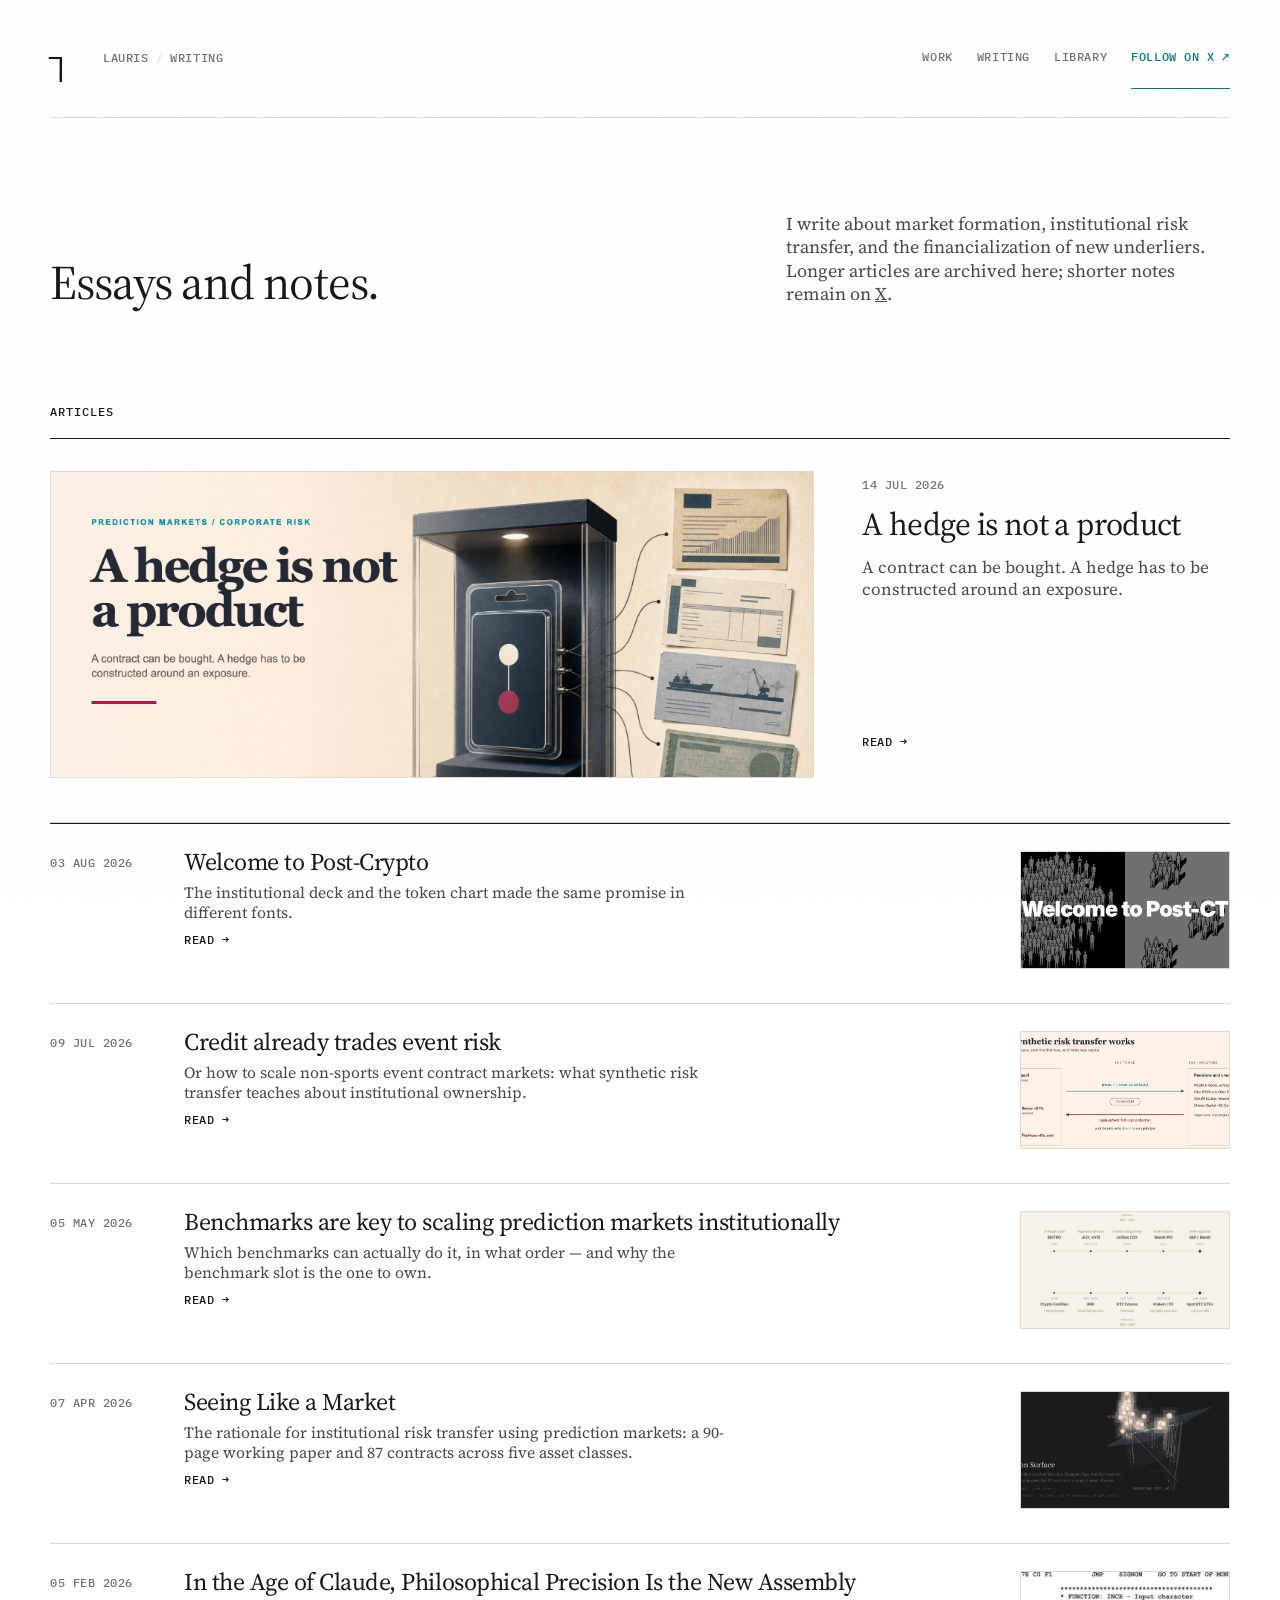
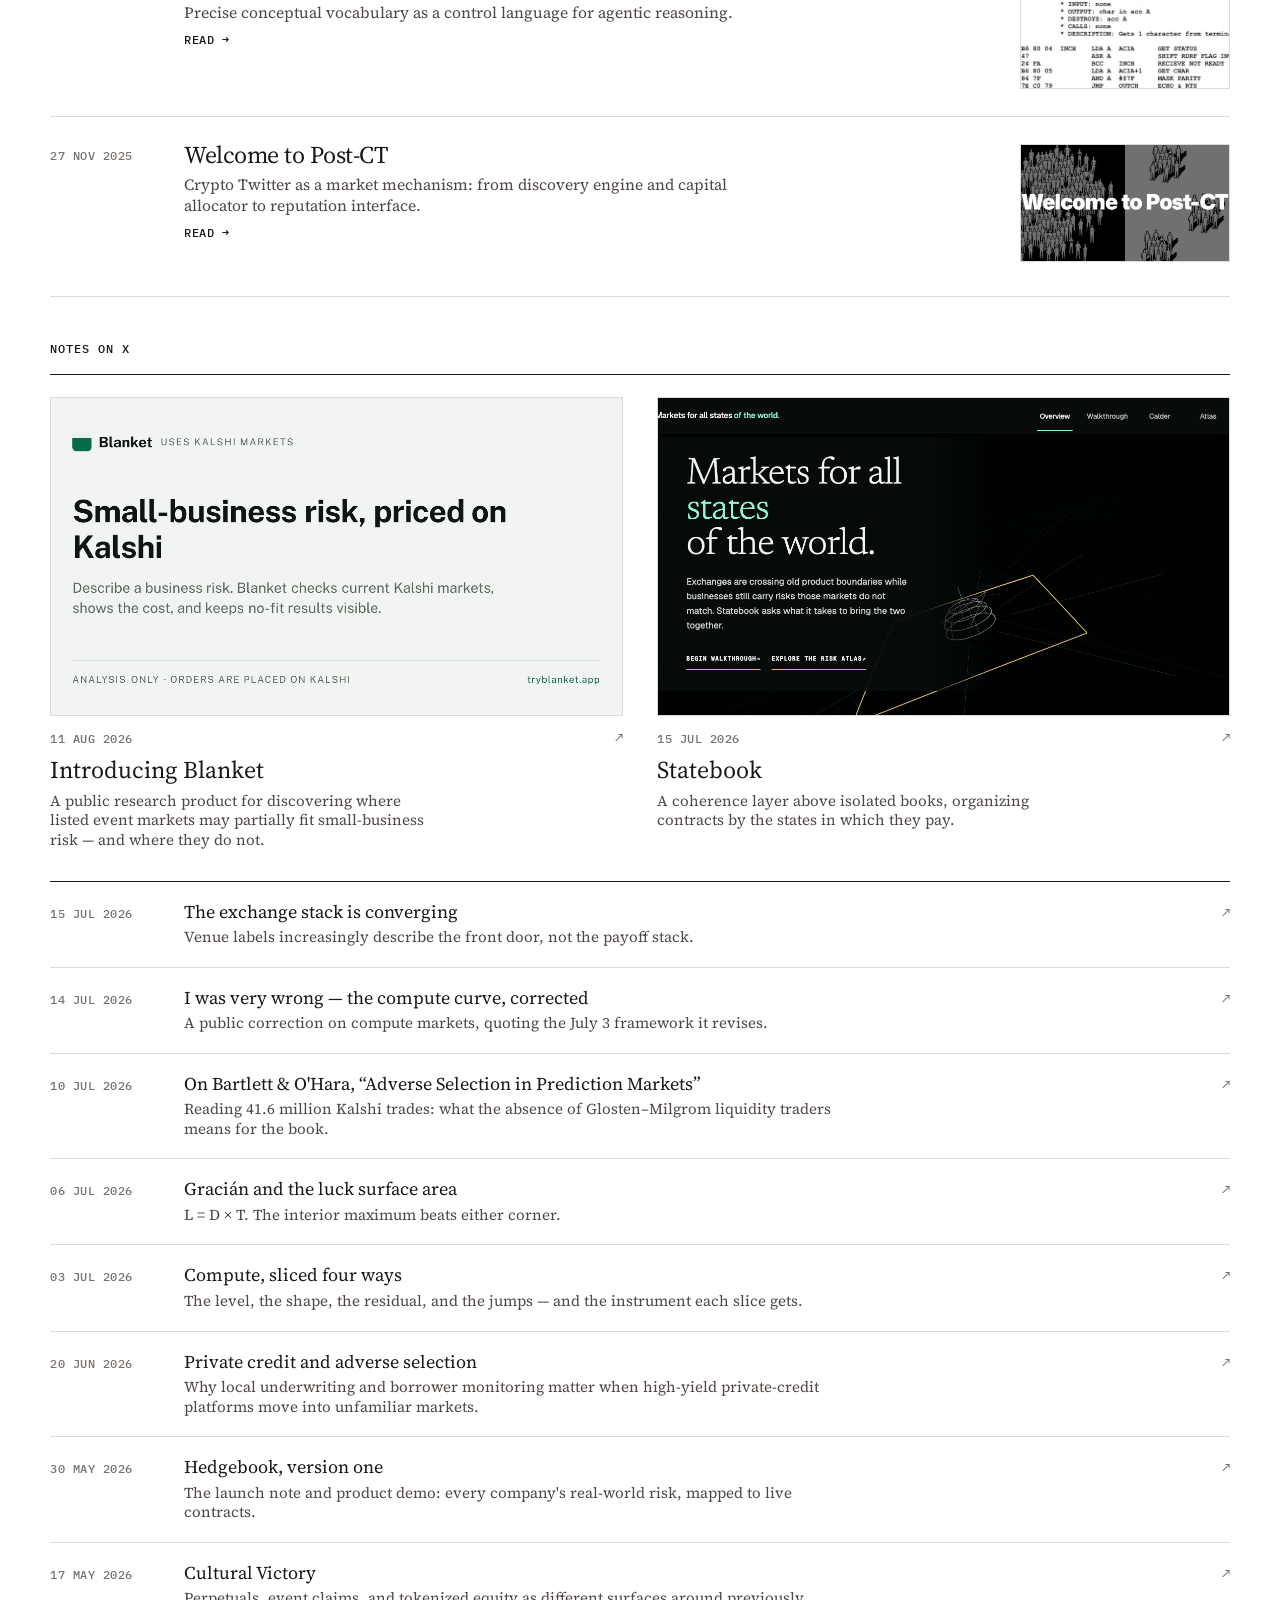
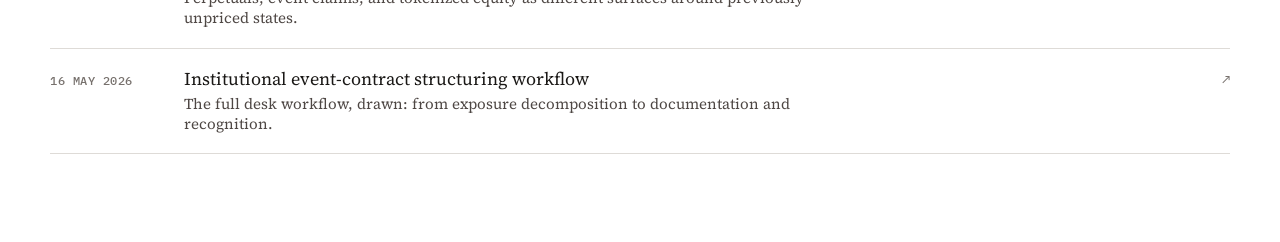
<file: writing/index.html>
<!DOCTYPE html>
<html lang="en">
<head>
    <meta charset="UTF-8">
    <meta name="viewport" content="width=device-width, initial-scale=1.0">
    <title>Writing — Lauris</title>
    <meta name="description" content="Essays and working notes on market formation, institutional risk transfer, and the financialization of new underliers.">
    <meta name="theme-color" content="#ffffff">
    <meta property="og:title" content="Writing — Lauris">
    <meta property="og:description" content="Essays and working notes on market formation, institutional risk transfer, and the financialization of new underliers.">
    <meta property="og:url" content="https://lauris.xyz/writing/">
    <meta property="og:type" content="website">
    <meta property="og:site_name" content="Lauris">
    <meta property="og:image" content="https://www.lauris.xyz/assets/share.png">
    <meta property="og:image:width" content="1200">
    <meta property="og:image:height" content="630">
    <meta property="og:image:alt" content="Lauris — research, market design, and ventures">
    <meta name="twitter:card" content="summary_large_image">
    <meta name="twitter:creator" content="@lzminsky">
    <meta name="twitter:title" content="Writing — Lauris">
    <meta name="twitter:description" content="Essays and working notes on market formation, institutional risk transfer, and the financialization of new underliers.">
    <meta name="twitter:image" content="https://www.lauris.xyz/assets/share.png">
    <meta name="twitter:image:alt" content="Lauris — research, market design, and ventures">
    <link rel="canonical" href="https://lauris.xyz/writing/">
    <link rel="icon" type="image/svg+xml" href="/favicon.svg">
    <link rel="mask-icon" href="/favicon.svg" color="#1a1816">
    <link rel="manifest" href="/site.webmanifest">
    <link rel="preconnect" href="https://fonts.googleapis.com">
    <link rel="preconnect" href="https://fonts.gstatic.com" crossorigin>
    <link href="https://fonts.googleapis.com/css2?family=IBM+Plex+Mono:wght@400;500&family=Source+Serif+4:ital,opsz,wght@0,8..60,200..900;1,8..60,200..900&display=swap" rel="stylesheet">
    <style>
        :root {
            --type-display: 'Source Serif 4', Georgia, 'Times New Roman', serif;
            --type-display-regular: 'Source Serif 4', Georgia, 'Times New Roman', serif;
            --type-body: 'Source Serif 4', Georgia, 'Times New Roman', serif;
            --type-mono: 'IBM Plex Mono', Consolas, monospace;
            --type-display-weight: 400;
            --type-display-tracking: -.02em;
            --type-label-tracking: .05em;
            --paper: #ffffff; --paper-raised: #ffffff; --ink: #1a1816; --ink-soft: #4e4744;
            --ink-muted: #77716d; --rule: #dedbd7; --teal: #0d7680; --wine: #0d7680;
            --ease-out: cubic-bezier(0.23, 1, 0.32, 1);
        }
        * { box-sizing: border-box; margin: 0; padding: 0; }
        ::selection { background: var(--ink); color: var(--paper); }
        html { background: #ffffff; font-size: 18px; }
        body {
            min-height: 100vh;
            background: var(--paper);
            color: var(--ink); font-family: var(--type-body); font-weight: 400; line-height: 1.3;
            letter-spacing: 0; -webkit-font-smoothing: antialiased; text-rendering: optimizeLegibility;
        }
        body::before {
            position: fixed; z-index: 9999; inset: 0; pointer-events: none; content: '';
            opacity: .018;
            background-image: url("data:image/svg+xml,%3Csvg xmlns='http://www.w3.org/2000/svg' width='160' height='160'%3E%3Cfilter id='grain'%3E%3CfeTurbulence type='fractalNoise' baseFrequency='.82' numOctaves='3' stitchTiles='stitch'/%3E%3C/filter%3E%3Crect width='100%25' height='100%25' filter='url(%23grain)' opacity='.72'/%3E%3C/svg%3E");
            background-size: 160px 160px; mix-blend-mode: multiply;
        }
        a { color: inherit; }
        img { display: block; max-width: 100%; height: auto; }
        .skip-link {
            position: fixed; z-index: 100; top: 12px; left: 12px; padding: 11px 14px;
            background: var(--ink); color: var(--paper); font: 500 .667rem/1 var(--type-mono);
            letter-spacing: .04em; text-decoration: none; text-transform: uppercase;
            transform: translateY(calc(-100% - 18px)); transition: transform 180ms var(--ease-out);
        }
        .skip-link:focus-visible { outline: 2px solid var(--teal); outline-offset: 3px; transform: none; }
        .container { width: min(1180px, calc(100% - 80px)); margin: 0 auto; padding: 42px 0 88px; }
        .mono { font-family: var(--type-mono); }
        .masthead { display: flex; align-items: flex-start; justify-content: space-between; gap: 32px;
            padding-bottom: 28px; border-bottom: 1px solid var(--rule); }
        .masthead-origin { display: flex; align-items: flex-start; gap: 17px; min-width: 0; }
        .mark-link { display: grid; min-width: 36px; min-height: 44px; color: var(--ink); text-decoration: none; place-content: start; }
        .mark-symbol { font: 2rem/0.8 var(--type-mono); }
        .crumb { padding-top: 6px; color: var(--ink-muted); font: 500 .667rem/1.6 var(--type-mono); letter-spacing: .05em; text-transform: uppercase; }
        .crumb a { color: var(--ink-muted); text-decoration: none; transition: color 180ms var(--ease-out); }
        .crumb a:hover, .crumb a:focus-visible { color: var(--ink); }
        .crumb span { margin: 0 7px; color: var(--rule); }
        .nav { display: flex; flex-wrap: wrap; align-items: baseline; justify-content: flex-end; gap: 8px 24px; padding-top: 3px; }
        .nav a { display: inline-flex; align-items: flex-start; min-height: 44px; padding-top: 5px; color: var(--ink-muted);
            font: 500 12px/1.2 var(--type-mono); letter-spacing: .05em;
            text-decoration: none; text-transform: uppercase; transition: color 180ms var(--ease-out); }
        .nav a:hover { color: var(--ink); }
        .nav a.nav-x { padding-bottom: 3px; border-bottom: 1px solid currentColor; color: var(--teal); }
        .nav a.nav-x:hover { color: var(--ink); }
        .nav-menu { position: relative; display: none; }
        .nav-menu summary {
            display: inline-flex; min-width: 44px; min-height: 44px; padding: 5px 5px 0;
            align-items: flex-start; justify-content: center; color: var(--ink-muted);
            font: 500 12px/1.2 var(--type-mono); letter-spacing: .05em;
            list-style: none; cursor: pointer; text-transform: uppercase;
        }
        .nav-menu summary::-webkit-details-marker { display: none; }
        .nav-menu summary::after { margin-left: 6px; content: '+'; }
        .nav-menu[open] summary { color: var(--teal); }
        .nav-menu[open] summary::after { content: '−'; }
        .nav-menu-panel {
            position: absolute; z-index: 50; top: 46px; right: 0; width: 204px; padding: 7px;
            border: 1px solid var(--rule); background: var(--paper);
            box-shadow: 0 14px 36px rgba(1, 22, 20, .09);
        }
        .nav-menu-panel a {
            display: flex; width: 100%; min-height: 44px; padding: 11px 12px 9px;
            align-items: center; justify-content: flex-start; font-size: 12px;
        }
        .nav-menu-panel a + a { border-top: 1px solid var(--rule); }
        .nav-menu-panel .nav-menu-x { display: none; color: var(--teal); }
        a:focus-visible { outline: 2px solid var(--teal); outline-offset: 4px; }
        .text-link { display: inline-flex; align-items: center; gap: 8px; min-height: 44px; color: var(--ink);
            font: 500 14px/1.2 var(--type-mono); letter-spacing: .05em;
            text-decoration: underline; text-decoration-color: var(--rule); text-underline-offset: 4px; text-transform: uppercase; }
        .text-link::after { content: '↗'; transition: transform 180ms var(--ease-out); }
        .text-link--in::after { content: '→'; }
        .text-link:hover::after { transform: translate(2px, -2px); }
        .text-link--in:hover::after { transform: translateX(3px); }
        .btn-x { display: inline-flex; align-items: center; gap: 9px; min-height: 44px; padding: 2px 0 5px;
            border: 0; border-bottom: 1px solid currentColor; color: var(--ink);
            font: 500 14px/1.2 var(--type-mono); letter-spacing: .05em;
            text-decoration: none; text-transform: uppercase; transition: color 180ms var(--ease-out); }
        .btn-x::after { content: '↗'; }
        .btn-x:hover { color: var(--teal); }
        .art-title, .arch-title, .arch-item-title, .shelf-title {
            font-family: var(--type-display); font-weight: var(--type-display-weight); letter-spacing: var(--type-display-tracking);
        }
        .art-deck { font-family: var(--type-display); font-weight: 400; font-style: normal; }
        @media (max-width: 960px) {
            .masthead { gap: 24px; }
            .nav { position: relative; flex-wrap: nowrap; gap: 0 14px; }
            .nav > a { min-width: 44px; padding-right: 5px; padding-left: 5px; justify-content: center; white-space: nowrap; }
            .nav > .nav-wide { display: none; }
            .nav-menu { display: block; }
        }
        @media (max-width: 640px) {
            html { font-size: 17px; }
            .container { width: calc(100% - 32px); padding: 22px 0 48px; }
            .masthead { display: flex; align-items: flex-start; gap: 16px; padding-bottom: 15px; }
            .masthead-origin { flex: 0 0 44px; }
            .mark-link { min-width: 44px; min-height: 44px; }
            .mark-symbol { font-size: 1.7rem; }
            .crumb { display: none; }
            .nav { flex: 1; flex-wrap: nowrap; justify-content: flex-end; gap: 0 10px; margin-top: 0; padding-top: 0; }
            .nav > a { min-width: 44px; min-height: 44px; padding: 5px 3px 0; font-size: 12px; white-space: nowrap; }
            .nav > .nav-x { display: none; }
            .nav-menu summary { min-width: 44px; min-height: 44px; padding-top: 5px; font-size: 12px; }
            .nav-menu-panel .nav-menu-x { display: flex; }
        }
        @media (prefers-reduced-motion: reduce) {
            *, *::before, *::after { transition-duration: .01ms !important; animation-duration: .01ms !important; }
        }
        @media print { body::before { display: none; } }
</style>
    <style>
        .arch-head { display: grid; grid-template-columns: minmax(0, 1.2fr) minmax(280px, .8fr); gap: 70px; align-items: end; padding: 94px 0 54px; }
        .arch-title { max-width: 720px; font-size: 48px; font-weight: 400; letter-spacing: -.02em; line-height: 1; }
        .arch-intro { max-width: 460px; margin: 0; color: var(--ink-soft); font-family: var(--type-body); font-size: 1rem; font-style: normal; font-weight: 400; line-height: 1.3; text-wrap: pretty; }
        .arch-section { margin-top: 44px; }
        .arch-label { color: var(--ink); font: 500 .667rem/1.4 var(--type-mono); letter-spacing: .08em; text-transform: uppercase; }
        .arch-lead { display: grid; grid-template-columns: minmax(0, 1.35fr) minmax(300px, .65fr); gap: 48px; margin-top: 18px; padding: 32px 0 44px; border-top: 1px solid var(--ink); border-bottom: 1px solid var(--rule); text-decoration: none; }
        .arch-lead-media { overflow: hidden; border: 1px solid var(--rule); }
        .arch-lead-media img { width: 100%; transition: transform 900ms var(--ease-out); }
        .arch-lead-copy { display: flex; min-width: 0; flex-direction: column; justify-content: space-between; }
        .arch-lead time, .arch-item time { color: var(--ink-muted); font: 500 .667rem/1.6 var(--type-mono); font-variant-numeric: tabular-nums; letter-spacing: .045em; text-transform: uppercase; }
        .arch-lead-title { display: block; margin-top: 12px; font-family: var(--type-display-regular); font-size: 32px; font-weight: 400; letter-spacing: -.02em; line-height: 1.1; }
        .arch-lead-deck { display: block; margin-top: 14px; color: var(--ink-soft); font-size: .94rem; font-weight: 400; line-height: 1.3; text-wrap: pretty; }
        .arch-list { border-top: 1px solid var(--ink); }
        .arch-item { display: grid; grid-template-columns: 108px minmax(0, 1fr) 210px; gap: 10px 26px; align-items: start; padding: 25px 0 27px; border-bottom: 1px solid var(--rule); text-decoration: none; }
        .arch-item time { padding-top: 4px; }
        .arch-item-title { display: block; font-family: var(--type-display-regular); font-size: 24px; font-weight: 400; letter-spacing: -.02em; line-height: 1.1; transition: color 180ms var(--ease-out); }
        .arch-item-deck { display: block; max-width: 560px; margin-top: 7px; color: var(--ink-soft); font-size: .87rem; font-weight: 400; line-height: 1.3; text-wrap: pretty; }
        .arch-item-open { display: inline-block; min-height: 44px; margin-top: 9px; color: var(--ink); font: 500 .667rem/1.4 var(--type-mono); letter-spacing: .045em; text-transform: uppercase; }
        .arch-thumb { overflow: hidden; margin: 2px 0 0; border: 1px solid var(--rule); }
        .arch-thumb img { width: 100%; aspect-ratio: 1.8 / 1; background: var(--paper-raised); object-fit: cover; transition: transform 800ms var(--ease-out); }
        .arch-lead:hover .arch-lead-media img, .arch-item:hover .arch-thumb img { transform: scale(1.025); }
        .arch-item:hover .arch-item-title { color: var(--teal); }
        .note-features { display: grid; grid-template-columns: repeat(2, minmax(0, 1fr)); gap: 34px; margin-top: 16px; padding-top: 22px; border-top: 1px solid var(--ink); }
        .note-feature { min-width: 0; text-decoration: none; transition: transform 140ms var(--ease-out); }
        .note-feature:active { transform: scale(.98); }
        .note-feature-media { display: block; overflow: hidden; border: 1px solid var(--rule); }
        .note-feature-media img { width: 100%; aspect-ratio: 1.8 / 1; object-fit: cover; transition: transform 800ms var(--ease-out); }
        .note-feature-meta { display: flex; align-items: baseline; justify-content: space-between; gap: 18px; margin-top: 13px; }
        .note-feature time { color: var(--ink-muted); font: 500 .667rem/1.6 var(--type-mono); letter-spacing: .045em; text-transform: uppercase; }
        .note-feature-arrow { color: var(--ink-muted); font: .8rem/1 var(--type-mono); }
        .note-feature-title { display: block; margin-top: 9px; font-family: var(--type-display-regular); font-size: 24px; font-weight: 400; line-height: 1.1; transition: color 180ms var(--ease-out); }
        .note-feature-deck { display: block; max-width: 48ch; margin-top: 7px; color: var(--ink-soft); font-size: .84rem; line-height: 1.3; }
        @media (hover: hover) and (pointer: fine) {
            .note-feature:hover .note-feature-media img { transform: scale(1.025); }
            .note-feature:hover .note-feature-title { color: var(--teal); }
        }
        .note-list { margin-top: 31px; border-top: 1px solid var(--ink); }
        .note-item { display: grid; grid-template-columns: 108px minmax(0, 1fr) auto; gap: 8px 26px; align-items: baseline; padding: 18px 0 20px; border-bottom: 1px solid var(--rule); text-decoration: none; }
        .note-item time { color: var(--ink-muted); font: 500 .667rem/1.6 var(--type-mono); font-variant-numeric: tabular-nums; letter-spacing: .045em; text-transform: uppercase; }
        .note-title { font-size: 1rem; font-weight: 400; line-height: 1.3; transition: color 180ms var(--ease-out); }
        .note-item:hover .note-title { color: var(--teal); }
        .note-deck { display: block; max-width: 680px; margin-top: 4px; color: var(--ink-soft); font-size: .84rem; font-weight: 400; line-height: 1.3; }
        .note-arrow { color: var(--ink-muted); font: .8rem/1 var(--type-mono); }
        .motion-ready [data-animate] { opacity: 0; transform: translateY(16px); }
        .motion-ready [data-animate].is-visible { opacity: 1; transform: none; transition: opacity 700ms var(--ease-out), transform 700ms var(--ease-out); }
        @media (max-width: 800px) {
            .arch-head { grid-template-columns: 1fr; gap: 28px; padding: 72px 0 44px; }
            .arch-lead { grid-template-columns: 1fr; }
            .arch-item { grid-template-columns: 96px minmax(0, 1fr); }
            .arch-thumb { display: none; }
            .note-item { grid-template-columns: 96px minmax(0, 1fr); }
            .note-arrow { display: none; }
        }
        @media (max-width: 560px) {
            .arch-head { gap: 20px; padding: 50px 0 36px; }
            .arch-title { max-width: 5.5em; font-size: 40px; line-height: 1; }
            .arch-intro { font-size: .93rem; line-height: 1.3; }
            .arch-section { margin-top: 30px; }
            .arch-lead { gap: 25px; margin-top: 14px; padding: 24px 0 31px; }
            .arch-lead-title { font-size: 24px; }
            .arch-lead-deck { margin-top: 10px; font-size: .86rem; line-height: 1.3; }
            .arch-item, .note-item { grid-template-columns: 1fr; gap: 6px; padding: 20px 0 22px; }
            .arch-item-title { font-size: 20px; }
            .arch-item-deck, .note-deck { font-size: .81rem; }
            .note-features { grid-template-columns: 1fr; gap: 27px; padding-top: 18px; }
            .note-feature-title { font-size: 20px; }
            .note-feature-deck { font-size: .81rem; }
        }
</style>
</head>
<body>
    <a class="skip-link" href="#main-content">Skip to content</a>
    <div class="container">
        <header class="masthead">
            <div class="masthead-origin">
                <a href="/" class="mark-link" aria-label="Lauris — home"><span class="mark-symbol">┐</span></a>
                <p class="crumb"><a href="/">Lauris</a><span>/</span><a href="/writing/">Writing</a></p>
            </div>
            <nav class="nav" aria-label="Primary navigation">
                <a href="/#work">Work</a>
                <a href="/writing/">Writing</a>
                <a class="nav-wide" href="/#library">Library</a>
                <a class="nav-x" href="https://x.com/lzminsky" target="_blank" rel="noopener">Follow on X ↗</a>
                <details class="nav-menu">
                    <summary>Menu</summary>
                    <div class="nav-menu-panel">
                        <a href="/">Home</a>
                        <a href="/#now">Now</a>
                        <a href="/#formation">Formation</a>
                        <a href="/#library">Library</a>
                        <a class="nav-menu-x" href="https://x.com/lzminsky" target="_blank" rel="noopener">Follow on X ↗</a>
                    </div>
                </details>
            </nav>
        </header>
        <main id="main-content">

            <header class="arch-head">
                <div>
                    <h1 class="arch-title">Essays and notes.</h1>
                </div>
                <p class="arch-intro">I write about market formation, institutional risk transfer, and the financialization of new underliers. Longer articles are archived here; shorter notes remain on <a href="https://x.com/lzminsky" target="_blank" rel="noopener">X</a>.</p>
            </header>
            <section class="arch-section" aria-label="Articles">
                <p class="arch-label">Articles</p>
                <a class="arch-lead" href="/writing/a-hedge-is-not-a-product/" data-animate>
                    <span class="arch-lead-media"><img src="/assets/writing/article1_hedge_hero.jpg" alt="" width="2048" height="819"></span>
                    <span class="arch-lead-copy">
                        <span>
                            <time datetime="2026-07-14">14 Jul 2026</time>
                            <span class="arch-lead-title">A hedge is not a product</span>
                            <span class="arch-lead-deck">A contract can be bought. A hedge has to be constructed around an exposure.</span>
                        </span>
                        <span class="arch-item-open">Read →</span>
                    </span>
                </a>
                <div class="arch-list">
                    <a class="arch-item" href="/writing/welcome-to-post-crypto/" data-animate>
                        <time datetime="2026-08-03">03 Aug 2026</time>
                        <span class="arch-item-copy">
                            <span class="arch-item-title">Welcome to Post-Crypto</span>
                            <span class="arch-item-deck">The institutional deck and the token chart made the same promise in different fonts.</span>
                            <span class="arch-item-open">Read →</span>
                        </span>
                        <span class="arch-thumb"><img src="/assets/writing/article6_postct_hero.jpg" alt="" width="1065" height="426" loading="lazy"></span>
                    </a>
                    <a class="arch-item" href="/writing/credit-already-trades-event-risk/" data-animate>
                        <time datetime="2026-07-09">09 Jul 2026</time>
                        <span class="arch-item-copy">
                            <span class="arch-item-title">Credit already trades event risk</span>
                            <span class="arch-item-deck">Or how to scale non-sports event contract markets: what synthetic risk transfer teaches about institutional ownership.</span>
                            <span class="arch-item-open">Read →</span>
                        </span>
                        <span class="arch-thumb"><img src="/assets/writing/exh_credit_hero.jpg" alt="" width="2048" height="771" loading="lazy"></span>
                    </a>
                    <a class="arch-item" href="/writing/benchmarks-and-institutional-scale/" data-animate>
                        <time datetime="2026-05-05">05 May 2026</time>
                        <span class="arch-item-copy">
                            <span class="arch-item-title">Benchmarks are key to scaling prediction markets institutionally</span>
                            <span class="arch-item-deck">Which benchmarks can actually do it, in what order — and why the benchmark slot is the one to own.</span>
                            <span class="arch-item-open">Read →</span>
                        </span>
                        <span class="arch-thumb"><img src="/assets/writing/article3_benchmarks_5_timeline.png" alt="" width="2000" height="1360" loading="lazy"></span>
                    </a>
                    <a class="arch-item" href="/writing/seeing-like-a-market/" data-animate>
                        <time datetime="2026-04-07">07 Apr 2026</time>
                        <span class="arch-item-copy">
                            <span class="arch-item-title">Seeing Like a Market</span>
                            <span class="arch-item-deck">The rationale for institutional risk transfer using prediction markets: a 90-page working paper and 87 contracts across five asset classes.</span>
                            <span class="arch-item-open">Read →</span>
                        </span>
                        <span class="arch-thumb"><img src="/assets/writing/article4_slam_hero.jpg" alt="" width="1878" height="751" loading="lazy"></span>
                    </a>
                    <a class="arch-item" href="/writing/philosophical-precision-is-the-new-assembly/" data-animate>
                        <time datetime="2026-02-05">05 Feb 2026</time>
                        <span class="arch-item-copy">
                            <span class="arch-item-title">In the Age of Claude, Philosophical Precision Is the New Assembly</span>
                            <span class="arch-item-deck">Precise conceptual vocabulary as a control language for agentic reasoning.</span>
                            <span class="arch-item-open">Read →</span>
                        </span>
                        <span class="arch-thumb"><img src="/assets/writing/article5_claude_hero.png" alt="" width="600" height="240" loading="lazy"></span>
                    </a>
                    <a class="arch-item" href="/writing/welcome-to-post-ct/" data-animate>
                        <time datetime="2025-11-27">27 Nov 2025</time>
                        <span class="arch-item-copy">
                            <span class="arch-item-title">Welcome to Post-CT</span>
                            <span class="arch-item-deck">Crypto Twitter as a market mechanism: from discovery engine and capital allocator to reputation interface.</span>
                            <span class="arch-item-open">Read →</span>
                        </span>
                        <span class="arch-thumb"><img src="/assets/writing/article6_postct_hero.jpg" alt="" width="1065" height="426" loading="lazy"></span>
                    </a>
                </div>
            </section>
            <section class="arch-section" aria-label="Working notes">
                <p class="arch-label">Notes on X</p>
                <div class="note-features">
                    <a class="note-feature" href="https://x.com/lzminsky/status/2087177263716450574" target="_blank" rel="noopener" data-animate>
                        <span class="note-feature-media"><img src="/assets/blanket.png" alt="" width="1200" height="630" loading="lazy"></span>
                        <span class="note-feature-meta"><time datetime="2026-08-11">11 Aug 2026</time><span class="note-feature-arrow">↗</span></span>
                        <span class="note-feature-title">Introducing Blanket</span>
                        <span class="note-feature-deck">A public research product for discovering where listed event markets may partially fit small-business risk — and where they do not.</span>
                    </a>
                    <a class="note-feature" href="https://x.com/lzminsky/status/2077464459522568198" target="_blank" rel="noopener" data-animate>
                        <span class="note-feature-media"><img src="/assets/statebook.png" alt="" width="1200" height="630" loading="lazy"></span>
                        <span class="note-feature-meta"><time datetime="2026-07-15">15 Jul 2026</time><span class="note-feature-arrow">↗</span></span>
                        <span class="note-feature-title">Statebook</span>
                        <span class="note-feature-deck">A coherence layer above isolated books, organizing contracts by the states in which they pay.</span>
                    </a>
                </div>
                <div class="note-list">
                    <a class="note-item" href="https://x.com/lzminsky/status/2077174969738363261" target="_blank" rel="noopener" data-animate>
                        <time>15 Jul 2026</time>
                        <span class="note-title">The exchange stack is converging<span class="note-deck">Venue labels increasingly describe the front door, not the payoff stack.</span></span>
                        <span class="note-arrow">↗</span>
                    </a>
                    <a class="note-item" href="https://x.com/lzminsky/status/2077131007430725932" target="_blank" rel="noopener" data-animate>
                        <time>14 Jul 2026</time>
                        <span class="note-title">I was very wrong — the compute curve, corrected<span class="note-deck">A public correction on compute markets, quoting the July 3 framework it revises.</span></span>
                        <span class="note-arrow">↗</span>
                    </a>
                    <a class="note-item" href="https://x.com/lzminsky/status/2075646380500987956" target="_blank" rel="noopener" data-animate>
                        <time>10 Jul 2026</time>
                        <span class="note-title">On Bartlett &amp; O'Hara, “Adverse Selection in Prediction Markets”<span class="note-deck">Reading 41.6 million Kalshi trades: what the absence of Glosten–Milgrom liquidity traders means for the book.</span></span>
                        <span class="note-arrow">↗</span>
                    </a>
                    <a class="note-item" href="https://x.com/lzminsky/status/2074166089160810967" target="_blank" rel="noopener" data-animate>
                        <time>06 Jul 2026</time>
                        <span class="note-title">Gracián and the luck surface area<span class="note-deck">L = D × T. The interior maximum beats either corner.</span></span>
                        <span class="note-arrow">↗</span>
                    </a>
                    <a class="note-item" href="https://x.com/lzminsky/status/2073033302064132119" target="_blank" rel="noopener" data-animate>
                        <time>03 Jul 2026</time>
                        <span class="note-title">Compute, sliced four ways<span class="note-deck">The level, the shape, the residual, and the jumps — and the instrument each slice gets.</span></span>
                        <span class="note-arrow">↗</span>
                    </a>
                    <a class="note-item" href="https://x.com/lzminsky/status/2068082510911734088" target="_blank" rel="noopener" data-animate>
                        <time>20 Jun 2026</time>
                        <span class="note-title">Private credit and adverse selection<span class="note-deck">Why local underwriting and borrower monitoring matter when high-yield private-credit platforms move into unfamiliar markets.</span></span>
                        <span class="note-arrow">↗</span>
                    </a>
                    <a class="note-item" href="https://x.com/lzminsky/status/2060758432773280053" target="_blank" rel="noopener" data-animate>
                        <time>30 May 2026</time>
                        <span class="note-title">Hedgebook, version one<span class="note-deck">The launch note and product demo: every company's real-world risk, mapped to live contracts.</span></span>
                        <span class="note-arrow">↗</span>
                    </a>
                    <a class="note-item" href="https://x.com/lzminsky/status/2056040962263077346" target="_blank" rel="noopener" data-animate>
                        <time>17 May 2026</time>
                        <span class="note-title">Cultural Victory<span class="note-deck">Perpetuals, event claims, and tokenized equity as different surfaces around previously unpriced states.</span></span>
                        <span class="note-arrow">↗</span>
                    </a>
                    <a class="note-item" href="https://x.com/lzminsky/status/2055669526939816369" target="_blank" rel="noopener" data-animate>
                        <time>16 May 2026</time>
                        <span class="note-title">Institutional event-contract structuring workflow<span class="note-deck">The full desk workflow, drawn: from exposure decomposition to documentation and recognition.</span></span>
                        <span class="note-arrow">↗</span>
                    </a>
                </div>
            </section>
        </main>
    </div>
    <script>
        (() => {
            const navMenus = Array.from(document.querySelectorAll('.nav-menu'));
            const closeNavMenus = (except = null) => {
                navMenus.forEach(menu => {
                    if (menu !== except) menu.removeAttribute('open');
                });
            };
            navMenus.forEach(menu => {
                menu.addEventListener('toggle', () => {
                    if (menu.open) closeNavMenus(menu);
                });
                menu.addEventListener('click', event => {
                    if (event.target.closest('a')) menu.removeAttribute('open');
                });
                menu.addEventListener('keydown', event => {
                    if (event.key !== 'Escape') return;
                    menu.removeAttribute('open');
                    menu.querySelector('summary')?.focus();
                });
            });
            document.addEventListener('click', event => {
                if (!event.target.closest('.nav-menu')) closeNavMenus();
            });

            if (window.matchMedia('(prefers-reduced-motion: reduce)').matches) return;
            const items = Array.from(document.querySelectorAll('[data-animate]'));
            if (!items.length || !('IntersectionObserver' in window)) return;
            document.documentElement.classList.add('motion-ready');
            const observer = new IntersectionObserver((entries) => {
                entries.forEach((entry) => {
                    if (!entry.isIntersecting) return;
                    entry.target.classList.add('is-visible');
                    observer.unobserve(entry.target);
                });
            }, { rootMargin: '0px 0px -8% 0px', threshold: .06 });
            items.forEach((item) => observer.observe(item));
        })();
    </script>
</body>
</html>
</file>
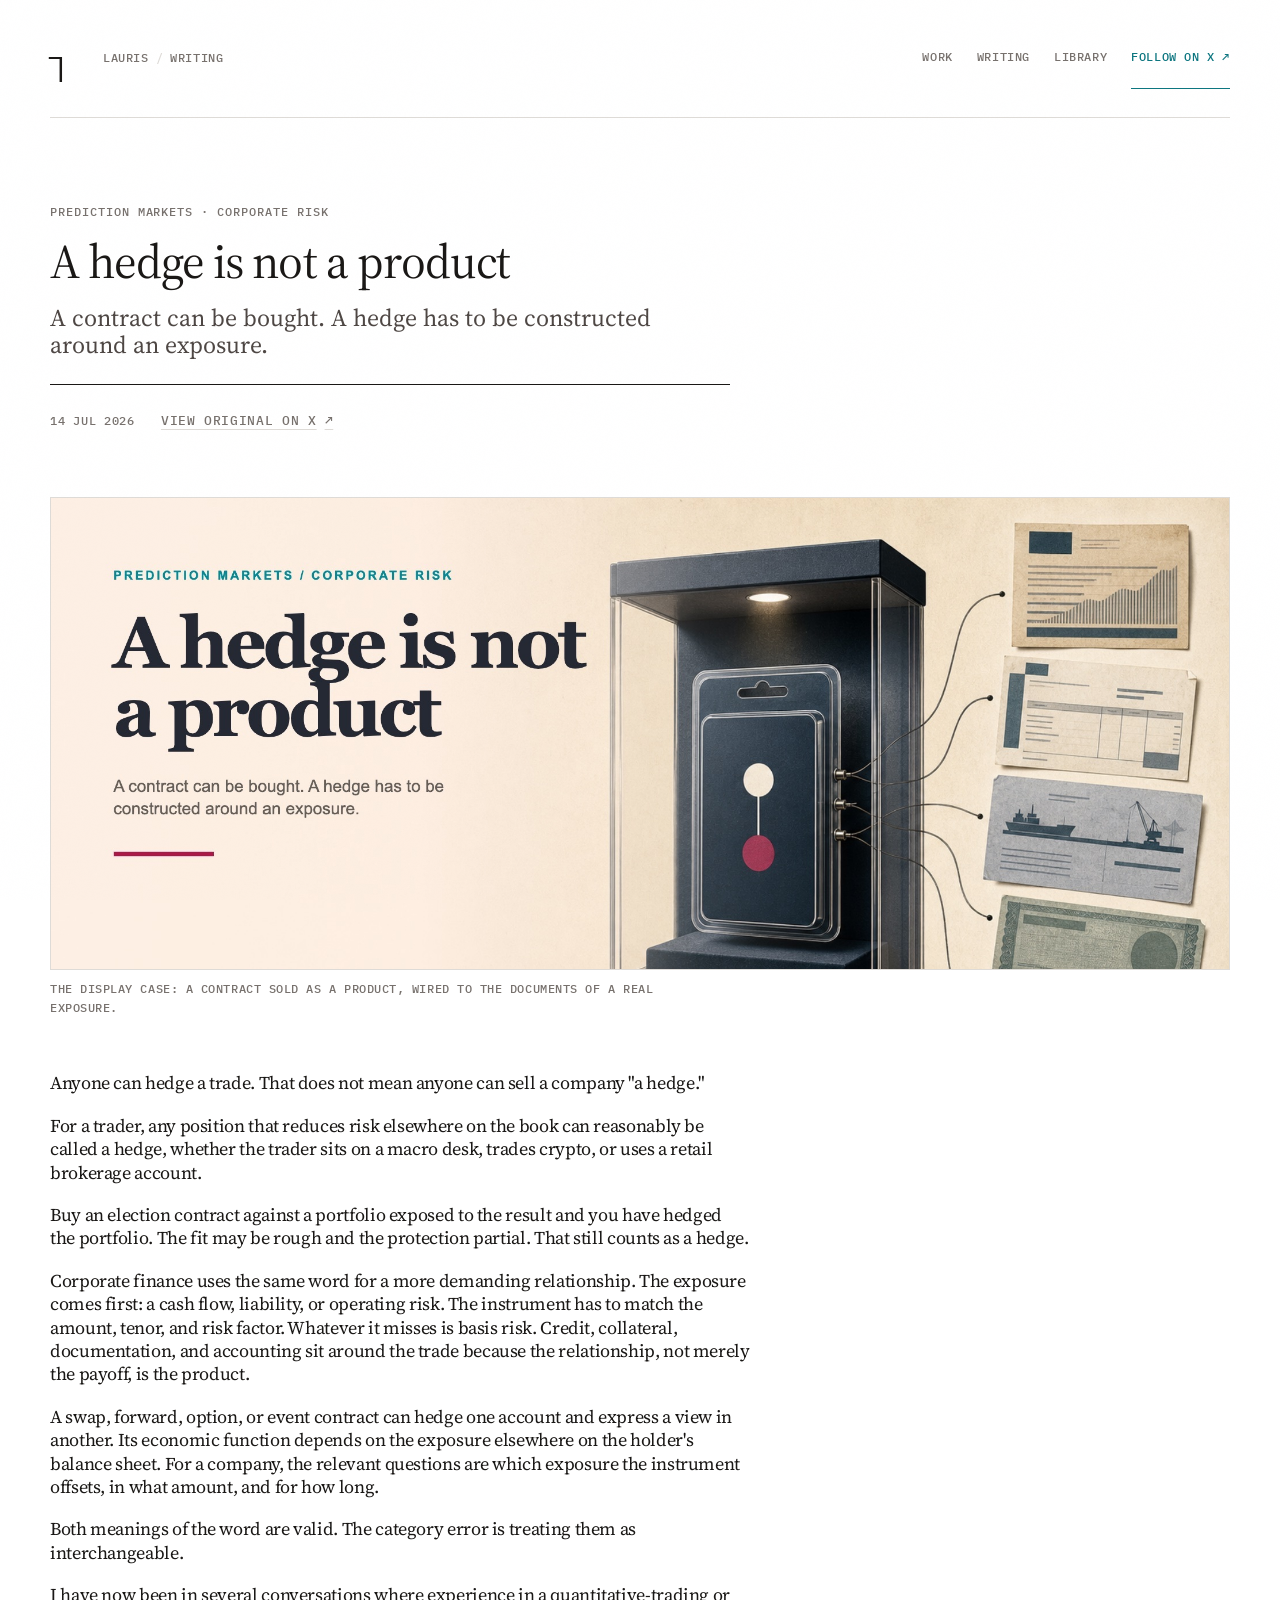
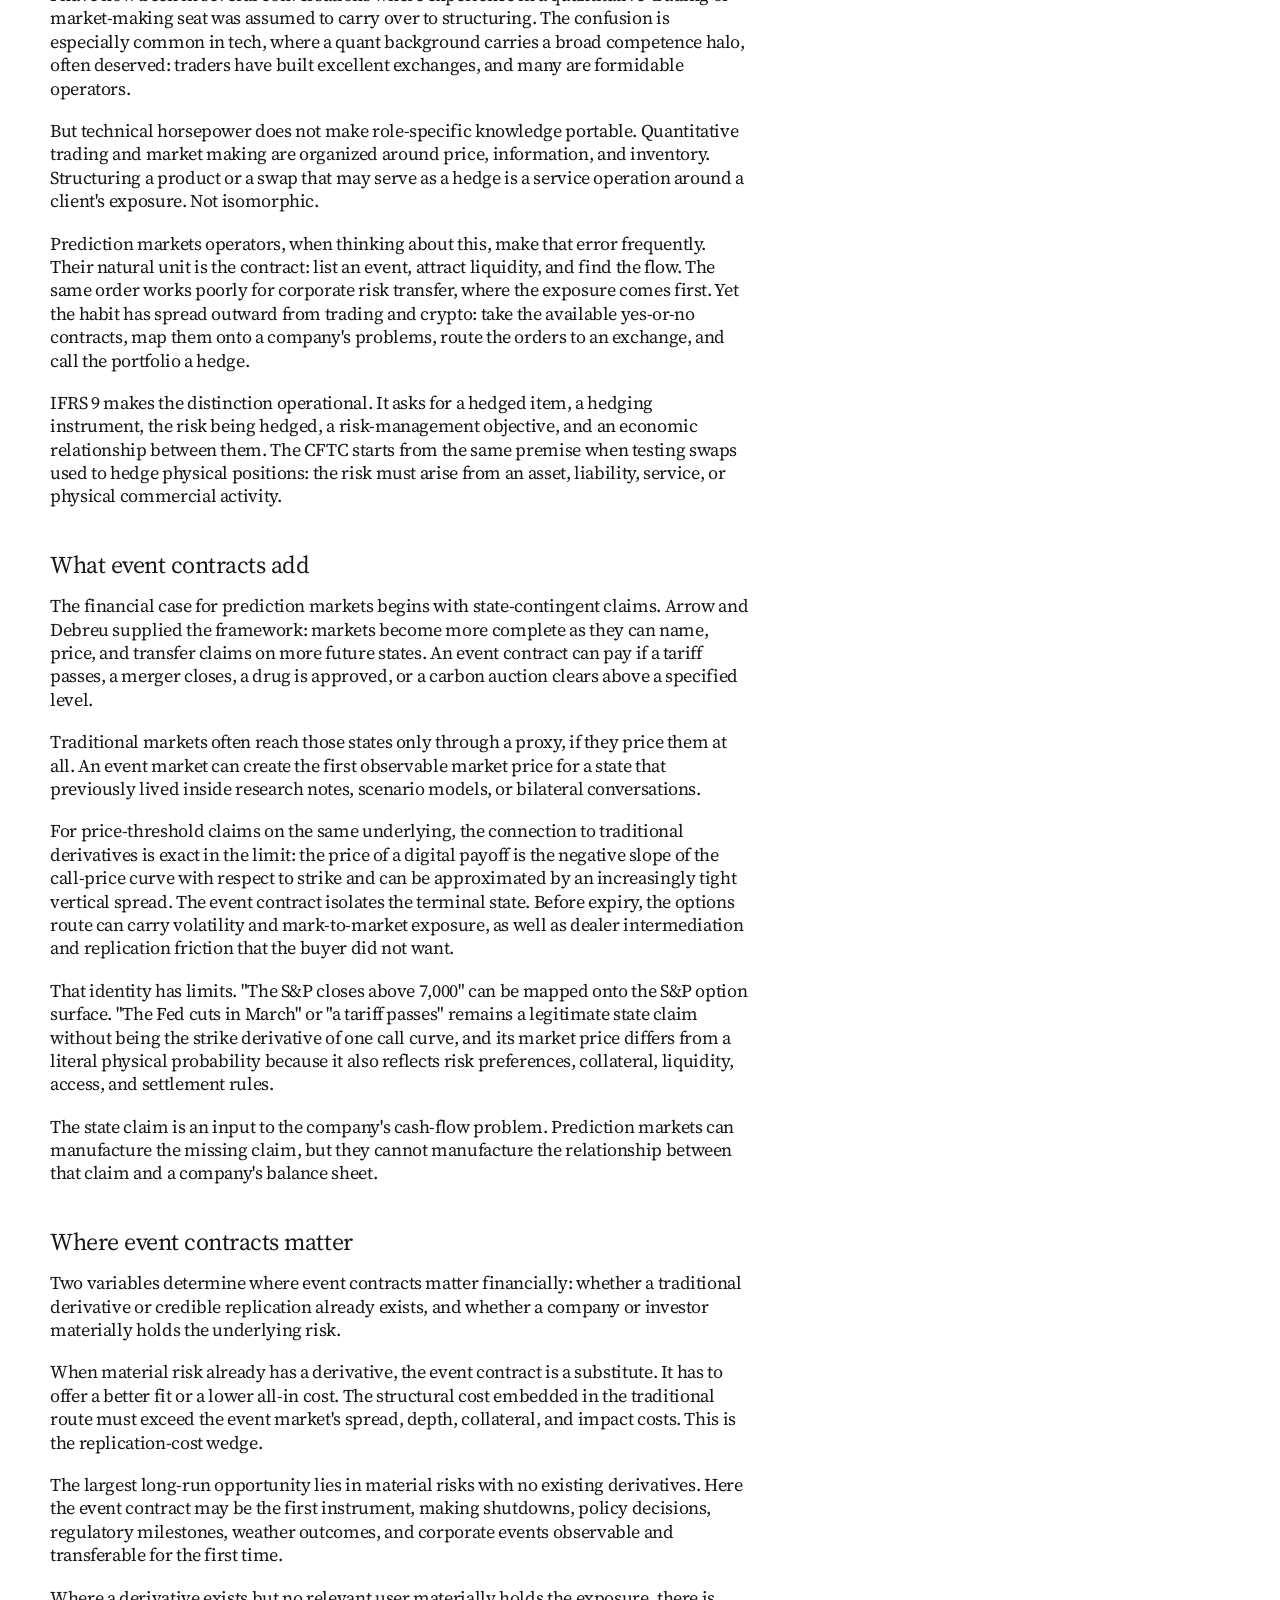
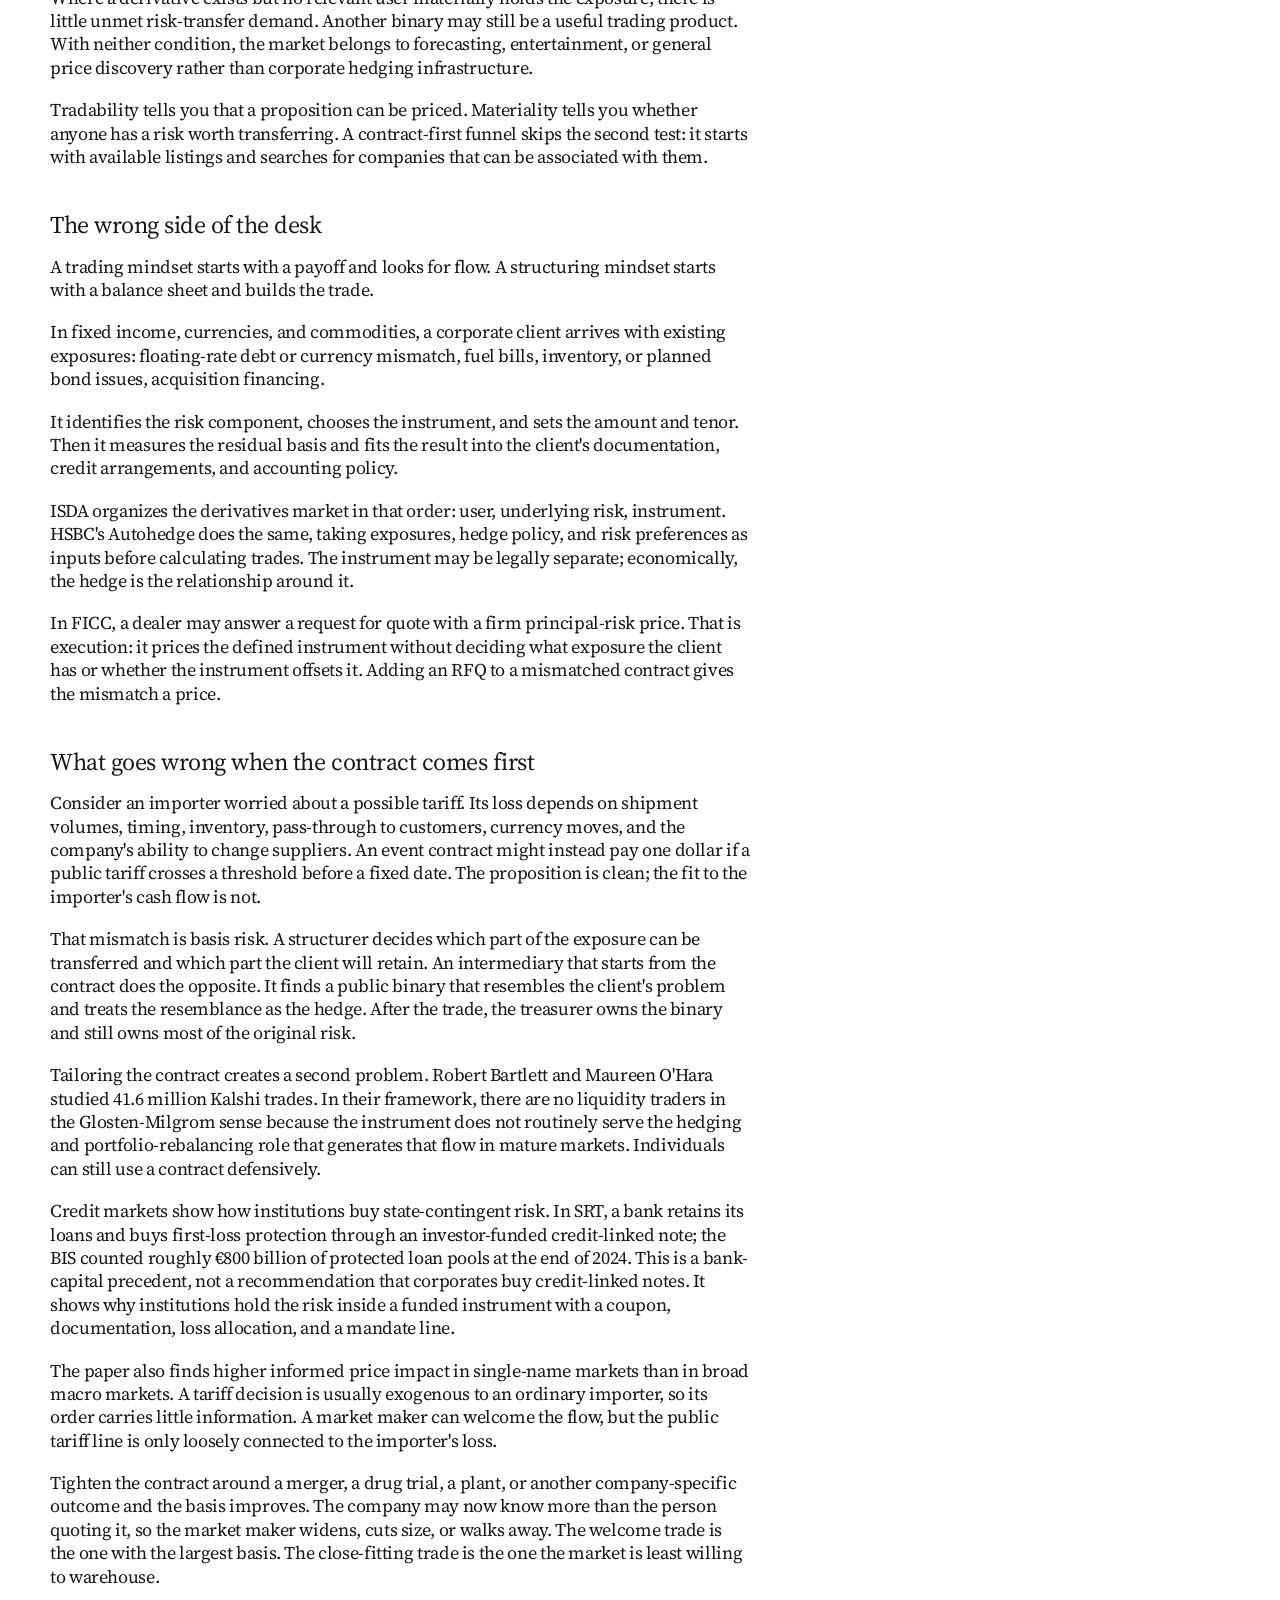
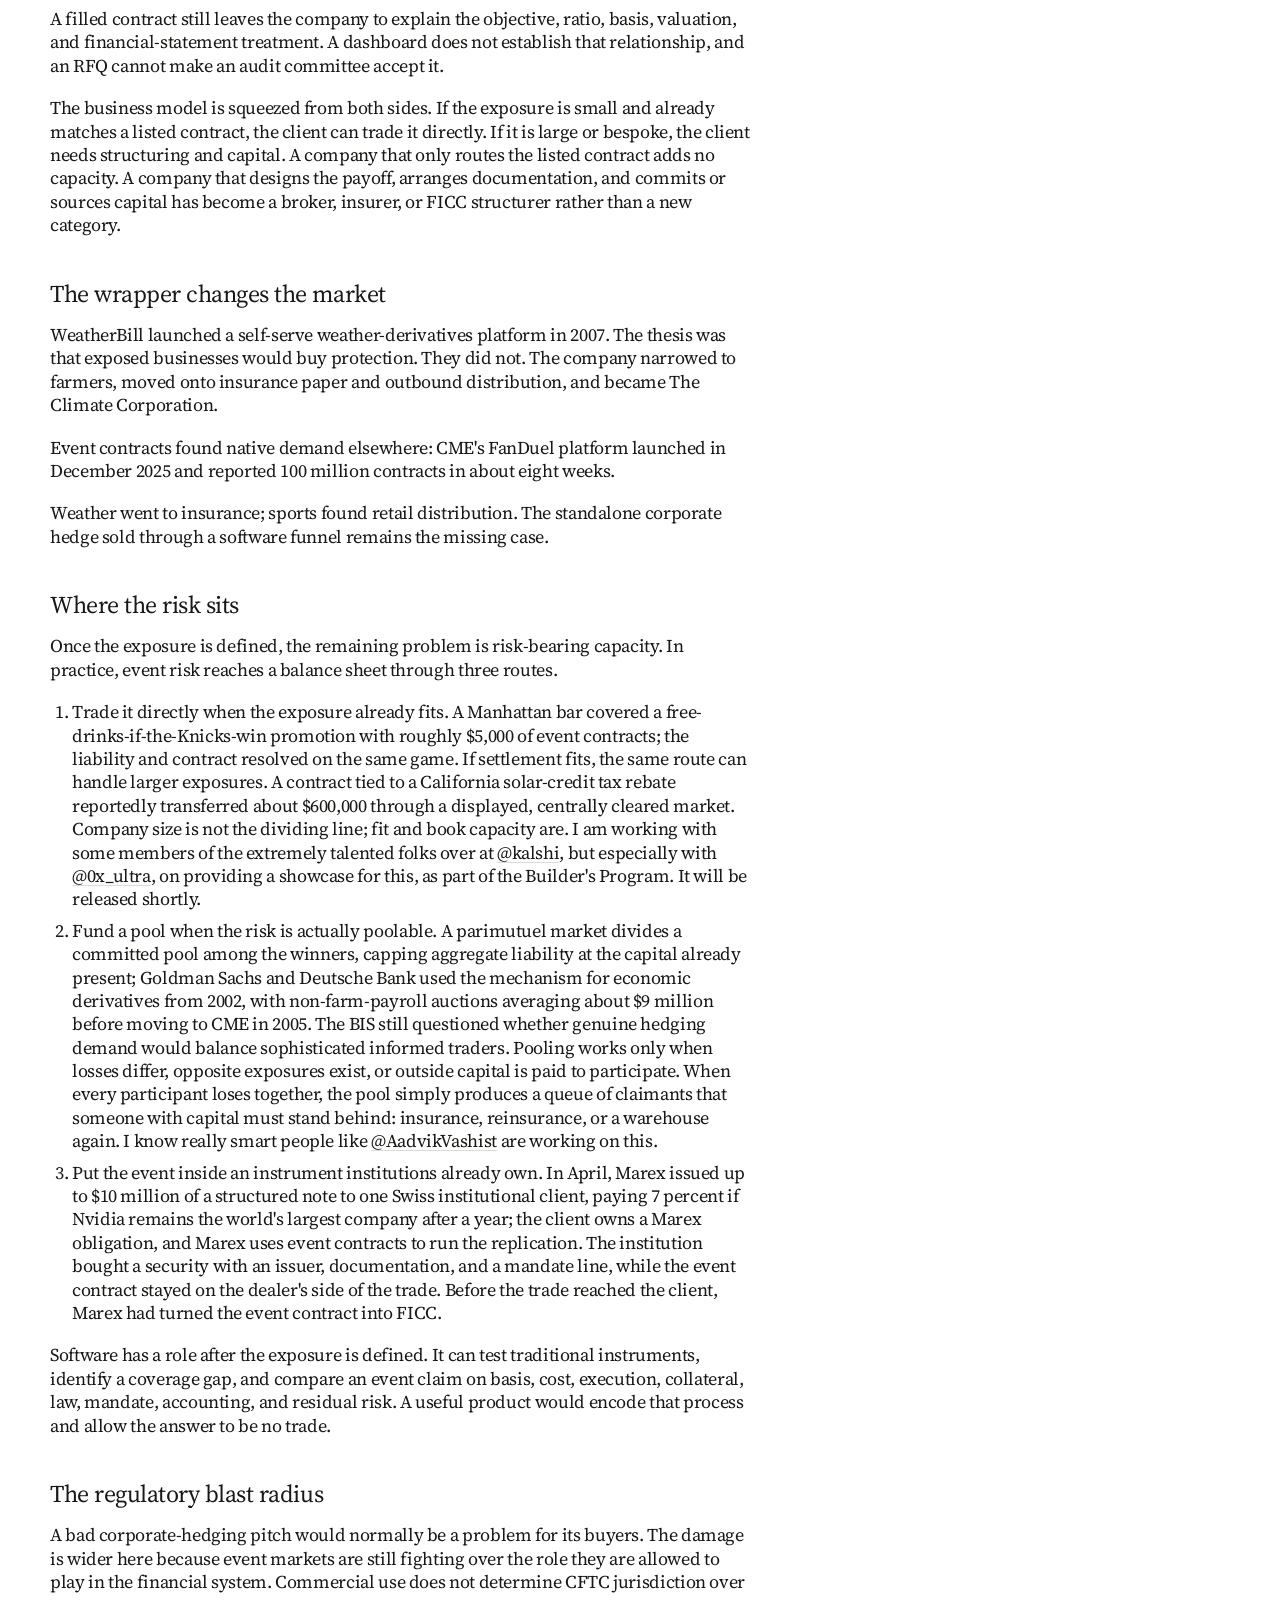
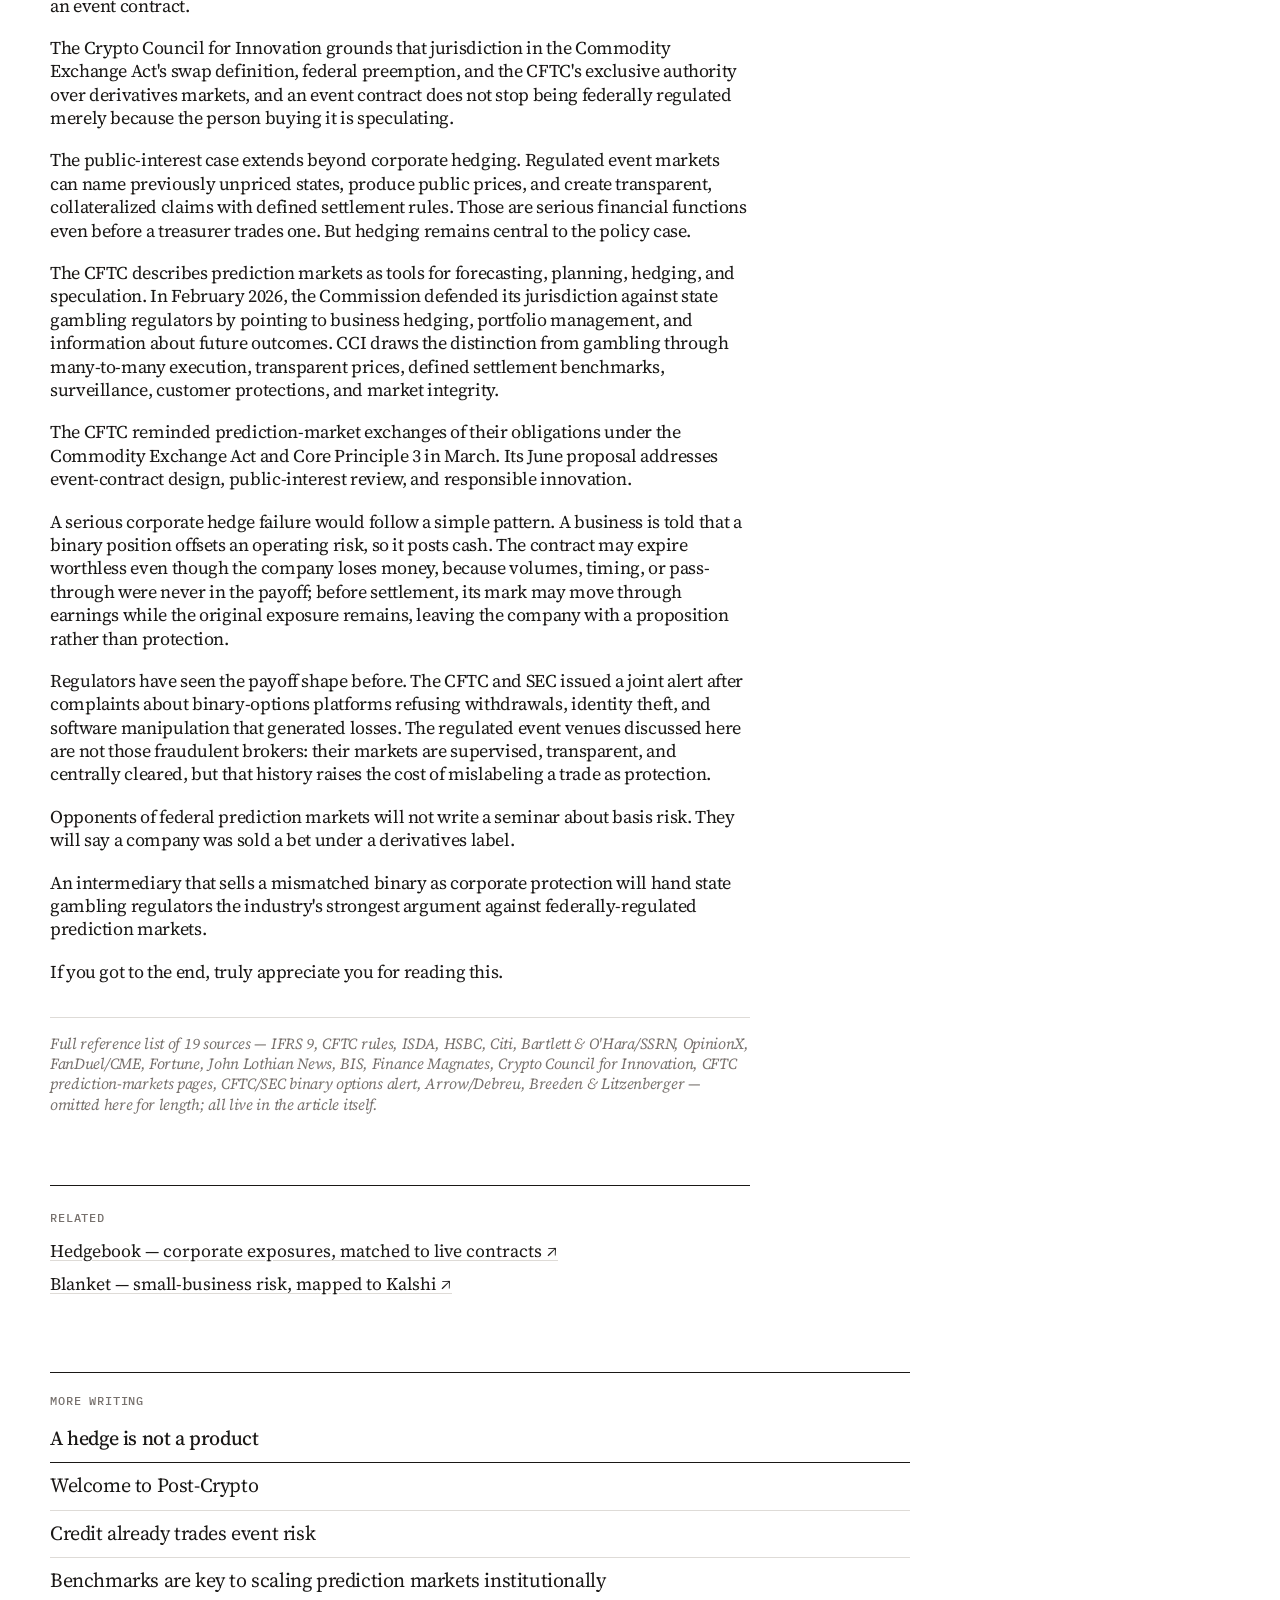
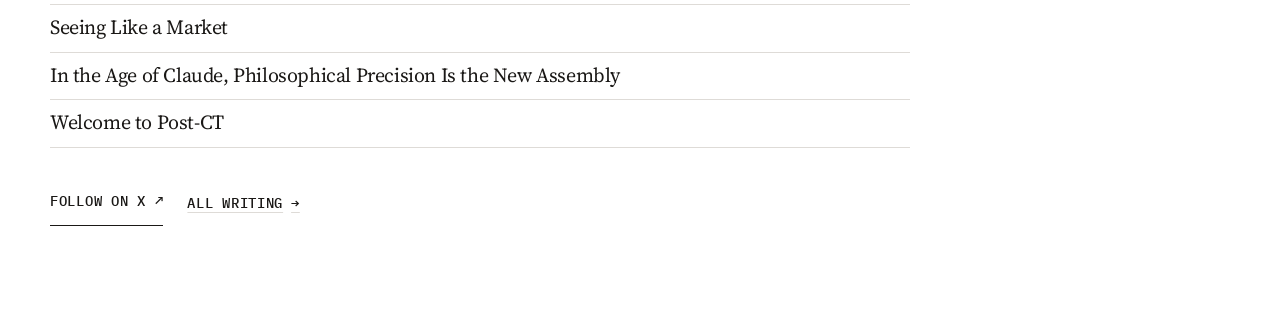
<file: writing/a-hedge-is-not-a-product/index.html>
<!DOCTYPE html>
<html lang="en">
<head>
    <meta charset="UTF-8">
    <meta name="viewport" content="width=device-width, initial-scale=1.0">
    <title>A hedge is not a product — Lauris</title>
    <meta name="description" content="A contract can be bought. A hedge has to be constructed around an exposure.">
    <meta name="theme-color" content="#ffffff">
    <meta property="og:title" content="A hedge is not a product — Lauris">
    <meta property="og:description" content="A contract can be bought. A hedge has to be constructed around an exposure.">
    <meta property="og:url" content="https://lauris.xyz/writing/a-hedge-is-not-a-product/">
    <meta property="og:type" content="article">
    <meta property="og:site_name" content="Lauris">
    <meta property="og:image" content="https://www.lauris.xyz/assets/writing/article1_hedge_hero.jpg">
    <meta property="og:image:width" content="2048">
    <meta property="og:image:height" content="819">
    <meta property="og:image:alt" content="A hedge is not a product">
    <meta name="twitter:card" content="summary_large_image">
    <meta name="twitter:creator" content="@lzminsky">
    <meta name="twitter:title" content="A hedge is not a product — Lauris">
    <meta name="twitter:description" content="A contract can be bought. A hedge has to be constructed around an exposure.">
    <meta name="twitter:image" content="https://www.lauris.xyz/assets/writing/article1_hedge_hero.jpg">
    <meta name="twitter:image:alt" content="A hedge is not a product">
    <link rel="canonical" href="https://lauris.xyz/writing/a-hedge-is-not-a-product/">
    <link rel="icon" type="image/svg+xml" href="/favicon.svg">
    <link rel="mask-icon" href="/favicon.svg" color="#1a1816">
    <link rel="manifest" href="/site.webmanifest">
    <link rel="preconnect" href="https://fonts.googleapis.com">
    <link rel="preconnect" href="https://fonts.gstatic.com" crossorigin>
    <link href="https://fonts.googleapis.com/css2?family=IBM+Plex+Mono:wght@400;500&family=Source+Serif+4:ital,opsz,wght@0,8..60,200..900;1,8..60,200..900&display=swap" rel="stylesheet">
    <style>
        :root {
            --type-display: 'Source Serif 4', Georgia, 'Times New Roman', serif;
            --type-display-regular: 'Source Serif 4', Georgia, 'Times New Roman', serif;
            --type-body: 'Source Serif 4', Georgia, 'Times New Roman', serif;
            --type-mono: 'IBM Plex Mono', Consolas, monospace;
            --type-display-weight: 400;
            --type-display-tracking: -.02em;
            --type-label-tracking: .05em;
            --paper: #ffffff; --paper-raised: #ffffff; --ink: #1a1816; --ink-soft: #4e4744;
            --ink-muted: #77716d; --rule: #dedbd7; --teal: #0d7680; --wine: #0d7680;
            --ease-out: cubic-bezier(0.23, 1, 0.32, 1);
        }
        * { box-sizing: border-box; margin: 0; padding: 0; }
        ::selection { background: var(--ink); color: var(--paper); }
        html { background: #ffffff; font-size: 18px; }
        body {
            min-height: 100vh;
            background: var(--paper);
            color: var(--ink); font-family: var(--type-body); font-weight: 400; line-height: 1.3;
            letter-spacing: 0; -webkit-font-smoothing: antialiased; text-rendering: optimizeLegibility;
        }
        body::before {
            position: fixed; z-index: 9999; inset: 0; pointer-events: none; content: '';
            opacity: .018;
            background-image: url("data:image/svg+xml,%3Csvg xmlns='http://www.w3.org/2000/svg' width='160' height='160'%3E%3Cfilter id='grain'%3E%3CfeTurbulence type='fractalNoise' baseFrequency='.82' numOctaves='3' stitchTiles='stitch'/%3E%3C/filter%3E%3Crect width='100%25' height='100%25' filter='url(%23grain)' opacity='.72'/%3E%3C/svg%3E");
            background-size: 160px 160px; mix-blend-mode: multiply;
        }
        a { color: inherit; }
        img { display: block; max-width: 100%; height: auto; }
        .skip-link {
            position: fixed; z-index: 100; top: 12px; left: 12px; padding: 11px 14px;
            background: var(--ink); color: var(--paper); font: 500 .667rem/1 var(--type-mono);
            letter-spacing: .04em; text-decoration: none; text-transform: uppercase;
            transform: translateY(calc(-100% - 18px)); transition: transform 180ms var(--ease-out);
        }
        .skip-link:focus-visible { outline: 2px solid var(--teal); outline-offset: 3px; transform: none; }
        .container { width: min(1180px, calc(100% - 80px)); margin: 0 auto; padding: 42px 0 88px; }
        .mono { font-family: var(--type-mono); }
        .masthead { display: flex; align-items: flex-start; justify-content: space-between; gap: 32px;
            padding-bottom: 28px; border-bottom: 1px solid var(--rule); }
        .masthead-origin { display: flex; align-items: flex-start; gap: 17px; min-width: 0; }
        .mark-link { display: grid; min-width: 36px; min-height: 44px; color: var(--ink); text-decoration: none; place-content: start; }
        .mark-symbol { font: 2rem/0.8 var(--type-mono); }
        .crumb { padding-top: 6px; color: var(--ink-muted); font: 500 .667rem/1.6 var(--type-mono); letter-spacing: .05em; text-transform: uppercase; }
        .crumb a { color: var(--ink-muted); text-decoration: none; transition: color 180ms var(--ease-out); }
        .crumb a:hover, .crumb a:focus-visible { color: var(--ink); }
        .crumb span { margin: 0 7px; color: var(--rule); }
        .nav { display: flex; flex-wrap: wrap; align-items: baseline; justify-content: flex-end; gap: 8px 24px; padding-top: 3px; }
        .nav a { display: inline-flex; align-items: flex-start; min-height: 44px; padding-top: 5px; color: var(--ink-muted);
            font: 500 12px/1.2 var(--type-mono); letter-spacing: .05em;
            text-decoration: none; text-transform: uppercase; transition: color 180ms var(--ease-out); }
        .nav a:hover { color: var(--ink); }
        .nav a.nav-x { padding-bottom: 3px; border-bottom: 1px solid currentColor; color: var(--teal); }
        .nav a.nav-x:hover { color: var(--ink); }
        .nav-menu { position: relative; display: none; }
        .nav-menu summary {
            display: inline-flex; min-width: 44px; min-height: 44px; padding: 5px 5px 0;
            align-items: flex-start; justify-content: center; color: var(--ink-muted);
            font: 500 12px/1.2 var(--type-mono); letter-spacing: .05em;
            list-style: none; cursor: pointer; text-transform: uppercase;
        }
        .nav-menu summary::-webkit-details-marker { display: none; }
        .nav-menu summary::after { margin-left: 6px; content: '+'; }
        .nav-menu[open] summary { color: var(--teal); }
        .nav-menu[open] summary::after { content: '−'; }
        .nav-menu-panel {
            position: absolute; z-index: 50; top: 46px; right: 0; width: 204px; padding: 7px;
            border: 1px solid var(--rule); background: var(--paper);
            box-shadow: 0 14px 36px rgba(1, 22, 20, .09);
        }
        .nav-menu-panel a {
            display: flex; width: 100%; min-height: 44px; padding: 11px 12px 9px;
            align-items: center; justify-content: flex-start; font-size: 12px;
        }
        .nav-menu-panel a + a { border-top: 1px solid var(--rule); }
        .nav-menu-panel .nav-menu-x { display: none; color: var(--teal); }
        a:focus-visible { outline: 2px solid var(--teal); outline-offset: 4px; }
        .text-link { display: inline-flex; align-items: center; gap: 8px; min-height: 44px; color: var(--ink);
            font: 500 14px/1.2 var(--type-mono); letter-spacing: .05em;
            text-decoration: underline; text-decoration-color: var(--rule); text-underline-offset: 4px; text-transform: uppercase; }
        .text-link::after { content: '↗'; transition: transform 180ms var(--ease-out); }
        .text-link--in::after { content: '→'; }
        .text-link:hover::after { transform: translate(2px, -2px); }
        .text-link--in:hover::after { transform: translateX(3px); }
        .btn-x { display: inline-flex; align-items: center; gap: 9px; min-height: 44px; padding: 2px 0 5px;
            border: 0; border-bottom: 1px solid currentColor; color: var(--ink);
            font: 500 14px/1.2 var(--type-mono); letter-spacing: .05em;
            text-decoration: none; text-transform: uppercase; transition: color 180ms var(--ease-out); }
        .btn-x::after { content: '↗'; }
        .btn-x:hover { color: var(--teal); }
        .art-title, .arch-title, .arch-item-title, .shelf-title {
            font-family: var(--type-display); font-weight: var(--type-display-weight); letter-spacing: var(--type-display-tracking);
        }
        .art-deck { font-family: var(--type-display); font-weight: 400; font-style: normal; }
        @media (max-width: 960px) {
            .masthead { gap: 24px; }
            .nav { position: relative; flex-wrap: nowrap; gap: 0 14px; }
            .nav > a { min-width: 44px; padding-right: 5px; padding-left: 5px; justify-content: center; white-space: nowrap; }
            .nav > .nav-wide { display: none; }
            .nav-menu { display: block; }
        }
        @media (max-width: 640px) {
            html { font-size: 17px; }
            .container { width: calc(100% - 32px); padding: 22px 0 48px; }
            .masthead { display: flex; align-items: flex-start; gap: 16px; padding-bottom: 15px; }
            .masthead-origin { flex: 0 0 44px; }
            .mark-link { min-width: 44px; min-height: 44px; }
            .mark-symbol { font-size: 1.7rem; }
            .crumb { display: none; }
            .nav { flex: 1; flex-wrap: nowrap; justify-content: flex-end; gap: 0 10px; margin-top: 0; padding-top: 0; }
            .nav > a { min-width: 44px; min-height: 44px; padding: 5px 3px 0; font-size: 12px; white-space: nowrap; }
            .nav > .nav-x { display: none; }
            .nav-menu summary { min-width: 44px; min-height: 44px; padding-top: 5px; font-size: 12px; }
            .nav-menu-panel .nav-menu-x { display: flex; }
        }
        @media (prefers-reduced-motion: reduce) {
            *, *::before, *::after { transition-duration: .01ms !important; animation-duration: .01ms !important; }
        }
        @media print { body::before { display: none; } }
</style>
    <link rel="stylesheet" href="/assets/article.css">
</head>
<body>
    <a class="skip-link" href="#main-content">Skip to content</a>
    <div class="container">
        <header class="masthead">
            <div class="masthead-origin">
                <a href="/" class="mark-link" aria-label="Lauris — home"><span class="mark-symbol">┐</span></a>
                <p class="crumb"><a href="/">Lauris</a><span>/</span><a href="/writing/">Writing</a></p>
            </div>
            <nav class="nav" aria-label="Primary navigation">
                <a href="/#work">Work</a>
                <a href="/writing/">Writing</a>
                <a class="nav-wide" href="/#library">Library</a>
                <a class="nav-x" href="https://x.com/lzminsky" target="_blank" rel="noopener">Follow on X ↗</a>
                <details class="nav-menu">
                    <summary>Menu</summary>
                    <div class="nav-menu-panel">
                        <a href="/">Home</a>
                        <a href="/#now">Now</a>
                        <a href="/#formation">Formation</a>
                        <a href="/#library">Library</a>
                        <a class="nav-menu-x" href="https://x.com/lzminsky" target="_blank" rel="noopener">Follow on X ↗</a>
                    </div>
                </details>
            </nav>
        </header>
        <main id="main-content">

            <article data-slug="a-hedge-is-not-a-product">
                <header class="art-head">
                    <p class="art-kicker">Prediction markets · corporate risk</p>
                    <h1 class="art-title">A hedge is not a product</h1>
                    <p class="art-deck">A contract can be bought. A hedge has to be constructed around an exposure.</p>
                    <div class="art-meta">
                        <time datetime="2026-07-14">14 Jul 2026</time>
                        <a class="text-link" href="https://x.com/lzminsky/status/2076780601743487460" target="_blank" rel="noopener">View original on X</a>
                    </div>
                </header>
                <figure class="art-hero">
                    <img src="/assets/writing/article1_hedge_hero.jpg" alt="The display case: a contract sold as a product, wired to the documents of a real exposure." width="2048" height="819">
                    <figcaption>The display case: a contract sold as a product, wired to the documents of a real exposure.</figcaption>
                </figure>
                <div class="art-body">
<p>Anyone can hedge a trade. That does not mean anyone can sell a company "a hedge."</p>
<p>For a trader, any position that reduces risk elsewhere on the book can reasonably be called a hedge, whether the trader sits on a macro desk, trades crypto, or uses a retail brokerage account.</p>
<p>Buy an election contract against a portfolio exposed to the result and you have hedged the portfolio. The fit may be rough and the protection partial. That still counts as a hedge.</p>
<p>Corporate finance uses the same word for a more demanding relationship. The exposure comes first: a cash flow, liability, or operating risk. The instrument has to match the amount, tenor, and risk factor. Whatever it misses is basis risk. Credit, collateral, documentation, and accounting sit around the trade because the relationship, not merely the payoff, is the product.</p>
<p>A swap, forward, option, or event contract can hedge one account and express a view in another. Its economic function depends on the exposure elsewhere on the holder's balance sheet. For a company, the relevant questions are which exposure the instrument offsets, in what amount, and for how long.</p>
<p>Both meanings of the word are valid. The category error is treating them as interchangeable.</p>
<p>I have now been in several conversations where experience in a quantitative-trading or market-making seat was assumed to carry over to structuring. The confusion is especially common in tech, where a quant background carries a broad competence halo, often deserved: traders have built excellent exchanges, and many are formidable operators.</p>
<p>But technical horsepower does not make role-specific knowledge portable. Quantitative trading and market making are organized around price, information, and inventory. Structuring a product or a swap that may serve as a hedge is a service operation around a client's exposure. Not isomorphic.</p>
<p>Prediction markets operators, when thinking about this, make that error frequently. Their natural unit is the contract: list an event, attract liquidity, and find the flow. The same order works poorly for corporate risk transfer, where the exposure comes first. Yet the habit has spread outward from trading and crypto: take the available yes-or-no contracts, map them onto a company's problems, route the orders to an exchange, and call the portfolio a hedge.</p>
<p>IFRS 9 makes the distinction operational. It asks for a hedged item, a hedging instrument, the risk being hedged, a risk-management objective, and an economic relationship between them. The CFTC starts from the same premise when testing swaps used to hedge physical positions: the risk must arise from an asset, liability, service, or physical commercial activity.</p>
<h2 id="f1-10">What event contracts add</h2>
<p>The financial case for prediction markets begins with state-contingent claims. Arrow and Debreu supplied the framework: markets become more complete as they can name, price, and transfer claims on more future states. An event contract can pay if a tariff passes, a merger closes, a drug is approved, or a carbon auction clears above a specified level.</p>
<p>Traditional markets often reach those states only through a proxy, if they price them at all. An event market can create the first observable market price for a state that previously lived inside research notes, scenario models, or bilateral conversations.</p>
<p>For price-threshold claims on the same underlying, the connection to traditional derivatives is exact in the limit: the price of a digital payoff is the negative slope of the call-price curve with respect to strike and can be approximated by an increasingly tight vertical spread. The event contract isolates the terminal state. Before expiry, the options route can carry volatility and mark-to-market exposure, as well as dealer intermediation and replication friction that the buyer did not want.</p>
<p>That identity has limits. "The S&amp;P closes above 7,000" can be mapped onto the S&amp;P option surface. "The Fed cuts in March" or "a tariff passes" remains a legitimate state claim without being the strike derivative of one call curve, and its market price differs from a literal physical probability because it also reflects risk preferences, collateral, liquidity, access, and settlement rules.</p>
<p>The state claim is an input to the company's cash-flow problem. Prediction markets can manufacture the missing claim, but they cannot manufacture the relationship between that claim and a company's balance sheet.</p>
<h2 id="f1-16">Where event contracts matter</h2>
<p>Two variables determine where event contracts matter financially: whether a traditional derivative or credible replication already exists, and whether a company or investor materially holds the underlying risk.</p>
<p>When material risk already has a derivative, the event contract is a substitute. It has to offer a better fit or a lower all-in cost. The structural cost embedded in the traditional route must exceed the event market's spread, depth, collateral, and impact costs. This is the replication-cost wedge.</p>
<p>The largest long-run opportunity lies in material risks with no existing derivatives. Here the event contract may be the first instrument, making shutdowns, policy decisions, regulatory milestones, weather outcomes, and corporate events observable and transferable for the first time.</p>
<p>Where a derivative exists but no relevant user materially holds the exposure, there is little unmet risk-transfer demand. Another binary may still be a useful trading product. With neither condition, the market belongs to forecasting, entertainment, or general price discovery rather than corporate hedging infrastructure.</p>
<p>Tradability tells you that a proposition can be priced. Materiality tells you whether anyone has a risk worth transferring. A contract-first funnel skips the second test: it starts with available listings and searches for companies that can be associated with them.</p>
<h2 id="f1-22">The wrong side of the desk</h2>
<p>A trading mindset starts with a payoff and looks for flow. A structuring mindset starts with a balance sheet and builds the trade.</p>
<p>In fixed income, currencies, and commodities, a corporate client arrives with existing exposures: floating-rate debt or currency mismatch, fuel bills, inventory, or planned bond issues, acquisition financing.</p>
<p>It identifies the risk component, chooses the instrument, and sets the amount and tenor. Then it measures the residual basis and fits the result into the client's documentation, credit arrangements, and accounting policy.</p>
<p>ISDA organizes the derivatives market in that order: user, underlying risk, instrument. HSBC's Autohedge does the same, taking exposures, hedge policy, and risk preferences as inputs before calculating trades. The instrument may be legally separate; economically, the hedge is the relationship around it.</p>
<p>In FICC, a dealer may answer a request for quote with a firm principal-risk price. That is execution: it prices the defined instrument without deciding what exposure the client has or whether the instrument offsets it. Adding an RFQ to a mismatched contract gives the mismatch a price.</p>
<h2 id="f1-28">What goes wrong when the contract comes first</h2>
<p>Consider an importer worried about a possible tariff. Its loss depends on shipment volumes, timing, inventory, pass-through to customers, currency moves, and the company's ability to change suppliers. An event contract might instead pay one dollar if a public tariff crosses a threshold before a fixed date. The proposition is clean; the fit to the importer's cash flow is not.</p>
<p>That mismatch is basis risk. A structurer decides which part of the exposure can be transferred and which part the client will retain. An intermediary that starts from the contract does the opposite. It finds a public binary that resembles the client's problem and treats the resemblance as the hedge. After the trade, the treasurer owns the binary and still owns most of the original risk.</p>
<p>Tailoring the contract creates a second problem. Robert Bartlett and Maureen O'Hara studied 41.6 million Kalshi trades. In their framework, there are no liquidity traders in the Glosten-Milgrom sense because the instrument does not routinely serve the hedging and portfolio-rebalancing role that generates that flow in mature markets. Individuals can still use a contract defensively.</p>
<p>Credit markets show how institutions buy state-contingent risk. In SRT, a bank retains its loans and buys first-loss protection through an investor-funded credit-linked note; the BIS counted roughly €800 billion of protected loan pools at the end of 2024. This is a bank-capital precedent, not a recommendation that corporates buy credit-linked notes. It shows why institutions hold the risk inside a funded instrument with a coupon, documentation, loss allocation, and a mandate line.</p>
<p>The paper also finds higher informed price impact in single-name markets than in broad macro markets. A tariff decision is usually exogenous to an ordinary importer, so its order carries little information. A market maker can welcome the flow, but the public tariff line is only loosely connected to the importer's loss.</p>
<p>Tighten the contract around a merger, a drug trial, a plant, or another company-specific outcome and the basis improves. The company may now know more than the person quoting it, so the market maker widens, cuts size, or walks away. The welcome trade is the one with the largest basis. The close-fitting trade is the one the market is least willing to warehouse.</p>
<p>A filled contract still leaves the company to explain the objective, ratio, basis, valuation, and financial-statement treatment. A dashboard does not establish that relationship, and an RFQ cannot make an audit committee accept it.</p>
<p>The business model is squeezed from both sides. If the exposure is small and already matches a listed contract, the client can trade it directly. If it is large or bespoke, the client needs structuring and capital. A company that only routes the listed contract adds no capacity. A company that designs the payoff, arranges documentation, and commits or sources capital has become a broker, insurer, or FICC structurer rather than a new category.</p>
<h2 id="f1-37">The wrapper changes the market</h2>
<p>WeatherBill launched a self-serve weather-derivatives platform in 2007. The thesis was that exposed businesses would buy protection. They did not. The company narrowed to farmers, moved onto insurance paper and outbound distribution, and became The Climate Corporation.</p>
<p>Event contracts found native demand elsewhere: CME's FanDuel platform launched in December 2025 and reported 100 million contracts in about eight weeks.</p>
<p>Weather went to insurance; sports found retail distribution. The standalone corporate hedge sold through a software funnel remains the missing case.</p>
<h2 id="f1-41">Where the risk sits</h2>
<p>Once the exposure is defined, the remaining problem is risk-bearing capacity. In practice, event risk reaches a balance sheet through three routes.</p>
<ol><li>Trade it directly when the exposure already fits. A Manhattan bar covered a free-drinks-if-the-Knicks-win promotion with roughly $5,000 of event contracts; the liability and contract resolved on the same game. If settlement fits, the same route can handle larger exposures. A contract tied to a California solar-credit tax rebate reportedly transferred about $600,000 through a displayed, centrally cleared market. Company size is not the dividing line; fit and book capacity are. I am working with some members of the extremely talented folks over at <a href="https://x.com/kalshi" target="_blank" rel="noopener">@kalshi</a>, but especially with <a href="https://x.com/0x_ultra" target="_blank" rel="noopener">@0x_ultra</a>, on providing a showcase for this, as part of the Builder's Program. It will be released shortly.</li><li>Fund a pool when the risk is actually poolable. A parimutuel market divides a committed pool among the winners, capping aggregate liability at the capital already present; Goldman Sachs and Deutsche Bank used the mechanism for economic derivatives from 2002, with non-farm-payroll auctions averaging about $9 million before moving to CME in 2005. The BIS still questioned whether genuine hedging demand would balance sophisticated informed traders. Pooling works only when losses differ, opposite exposures exist, or outside capital is paid to participate. When every participant loses together, the pool simply produces a queue of claimants that someone with capital must stand behind: insurance, reinsurance, or a warehouse again. I know really smart people like <a href="https://x.com/AadvikVashist" target="_blank" rel="noopener">@AadvikVashist</a> are working on this.</li><li>Put the event inside an instrument institutions already own. In April, Marex issued up to $10 million of a structured note to one Swiss institutional client, paying 7 percent if Nvidia remains the world's largest company after a year; the client owns a Marex obligation, and Marex uses event contracts to run the replication. The institution bought a security with an issuer, documentation, and a mandate line, while the event contract stayed on the dealer's side of the trade. Before the trade reached the client, Marex had turned the event contract into FICC.</li></ol>
<p>Software has a role after the exposure is defined. It can test traditional instruments, identify a coverage gap, and compare an event claim on basis, cost, execution, collateral, law, mandate, accounting, and residual risk. A useful product would encode that process and allow the answer to be no trade.</p>
<h2 id="f1-47">The regulatory blast radius</h2>
<p>A bad corporate-hedging pitch would normally be a problem for its buyers. The damage is wider here because event markets are still fighting over the role they are allowed to play in the financial system. Commercial use does not determine CFTC jurisdiction over an event contract.</p>
<p>The Crypto Council for Innovation grounds that jurisdiction in the Commodity Exchange Act's swap definition, federal preemption, and the CFTC's exclusive authority over derivatives markets, and an event contract does not stop being federally regulated merely because the person buying it is speculating.</p>
<p>The public-interest case extends beyond corporate hedging. Regulated event markets can name previously unpriced states, produce public prices, and create transparent, collateralized claims with defined settlement rules. Those are serious financial functions even before a treasurer trades one. But hedging remains central to the policy case.</p>
<p>The CFTC describes prediction markets as tools for forecasting, planning, hedging, and speculation. In February 2026, the Commission defended its jurisdiction against state gambling regulators by pointing to business hedging, portfolio management, and information about future outcomes. CCI draws the distinction from gambling through many-to-many execution, transparent prices, defined settlement benchmarks, surveillance, customer protections, and market integrity.</p>
<p>The CFTC reminded prediction-market exchanges of their obligations under the Commodity Exchange Act and Core Principle 3 in March. Its June proposal addresses event-contract design, public-interest review, and responsible innovation.</p>
<p>A serious corporate hedge failure would follow a simple pattern. A business is told that a binary position offsets an operating risk, so it posts cash. The contract may expire worthless even though the company loses money, because volumes, timing, or pass-through were never in the payoff; before settlement, its mark may move through earnings while the original exposure remains, leaving the company with a proposition rather than protection.</p>
<p>Regulators have seen the payoff shape before. The CFTC and SEC issued a joint alert after complaints about binary-options platforms refusing withdrawals, identity theft, and software manipulation that generated losses. The regulated event venues discussed here are not those fraudulent brokers: their markets are supervised, transparent, and centrally cleared, but that history raises the cost of mislabeling a trade as protection.</p>
<p>Opponents of federal prediction markets will not write a seminar about basis risk. They will say a company was sold a bet under a derivatives label.</p>
<p>An intermediary that sells a mismatched binary as corporate protection will hand state gambling regulators the industry's strongest argument against federally-regulated prediction markets.</p>
<p>If you got to the end, truly appreciate you for reading this.</p>
<p class="foot">Full reference list of 19 sources — IFRS 9, CFTC rules, ISDA, HSBC, Citi, Bartlett &amp; O'Hara/SSRN, OpinionX, FanDuel/CME, Fortune, John Lothian News, BIS, Finance Magnates, Crypto Council for Innovation, CFTC prediction-markets pages, CFTC/SEC binary options alert, Arrow/Debreu, Breeden &amp; Litzenberger — omitted here for length; all live in the article itself.</p>
                </div>
            </article>
            <aside class="art-after">
                <p class="art-after-kicker">Related</p>
                <ul><li><a href="https://tryblanket.app/hedgebook" target="_blank" rel="noopener">Hedgebook — corporate exposures, matched to live contracts ↗</a></li><li><a href="https://tryblanket.app" target="_blank" rel="noopener">Blanket — small-business risk, mapped to Kalshi ↗</a></li></ul>
            </aside>
            <nav class="shelf" aria-label="All writing"><p class="shelf-label">More writing</p><a class="shelf-item is-here" href="/writing/a-hedge-is-not-a-product/" aria-current="page"><span class="shelf-title">A hedge is not a product</span></a><a class="shelf-item" href="/writing/welcome-to-post-crypto/"><span class="shelf-title">Welcome to Post-Crypto</span></a><a class="shelf-item" href="/writing/credit-already-trades-event-risk/"><span class="shelf-title">Credit already trades event risk</span></a><a class="shelf-item" href="/writing/benchmarks-and-institutional-scale/"><span class="shelf-title">Benchmarks are key to scaling prediction markets institutionally</span></a><a class="shelf-item" href="/writing/seeing-like-a-market/"><span class="shelf-title">Seeing Like a Market</span></a><a class="shelf-item" href="/writing/philosophical-precision-is-the-new-assembly/"><span class="shelf-title">In the Age of Claude, Philosophical Precision Is the New Assembly</span></a><a class="shelf-item" href="/writing/welcome-to-post-ct/"><span class="shelf-title">Welcome to Post-CT</span></a></nav>
            <div class="art-cta">
                <a class="btn-x" href="https://x.com/lzminsky" target="_blank" rel="noopener">Follow on X</a>
                <a class="text-link text-link--in" href="/writing/">All writing</a>
            </div>
        </main>
    </div>
    <script>
        (() => {
            const navMenus = Array.from(document.querySelectorAll('.nav-menu'));
            const closeNavMenus = (except = null) => {
                navMenus.forEach(menu => {
                    if (menu !== except) menu.removeAttribute('open');
                });
            };
            navMenus.forEach(menu => {
                menu.addEventListener('toggle', () => {
                    if (menu.open) closeNavMenus(menu);
                });
                menu.addEventListener('click', event => {
                    if (event.target.closest('a')) menu.removeAttribute('open');
                });
                menu.addEventListener('keydown', event => {
                    if (event.key !== 'Escape') return;
                    menu.removeAttribute('open');
                    menu.querySelector('summary')?.focus();
                });
            });
            document.addEventListener('click', event => {
                if (!event.target.closest('.nav-menu')) closeNavMenus();
            });

            if (window.matchMedia('(prefers-reduced-motion: reduce)').matches) return;
            const items = Array.from(document.querySelectorAll('[data-animate]'));
            if (!items.length || !('IntersectionObserver' in window)) return;
            document.documentElement.classList.add('motion-ready');
            const observer = new IntersectionObserver((entries) => {
                entries.forEach((entry) => {
                    if (!entry.isIntersecting) return;
                    entry.target.classList.add('is-visible');
                    observer.unobserve(entry.target);
                });
            }, { rootMargin: '0px 0px -8% 0px', threshold: .06 });
            items.forEach((item) => observer.observe(item));
        })();
    </script>
</body>
</html>
</file>
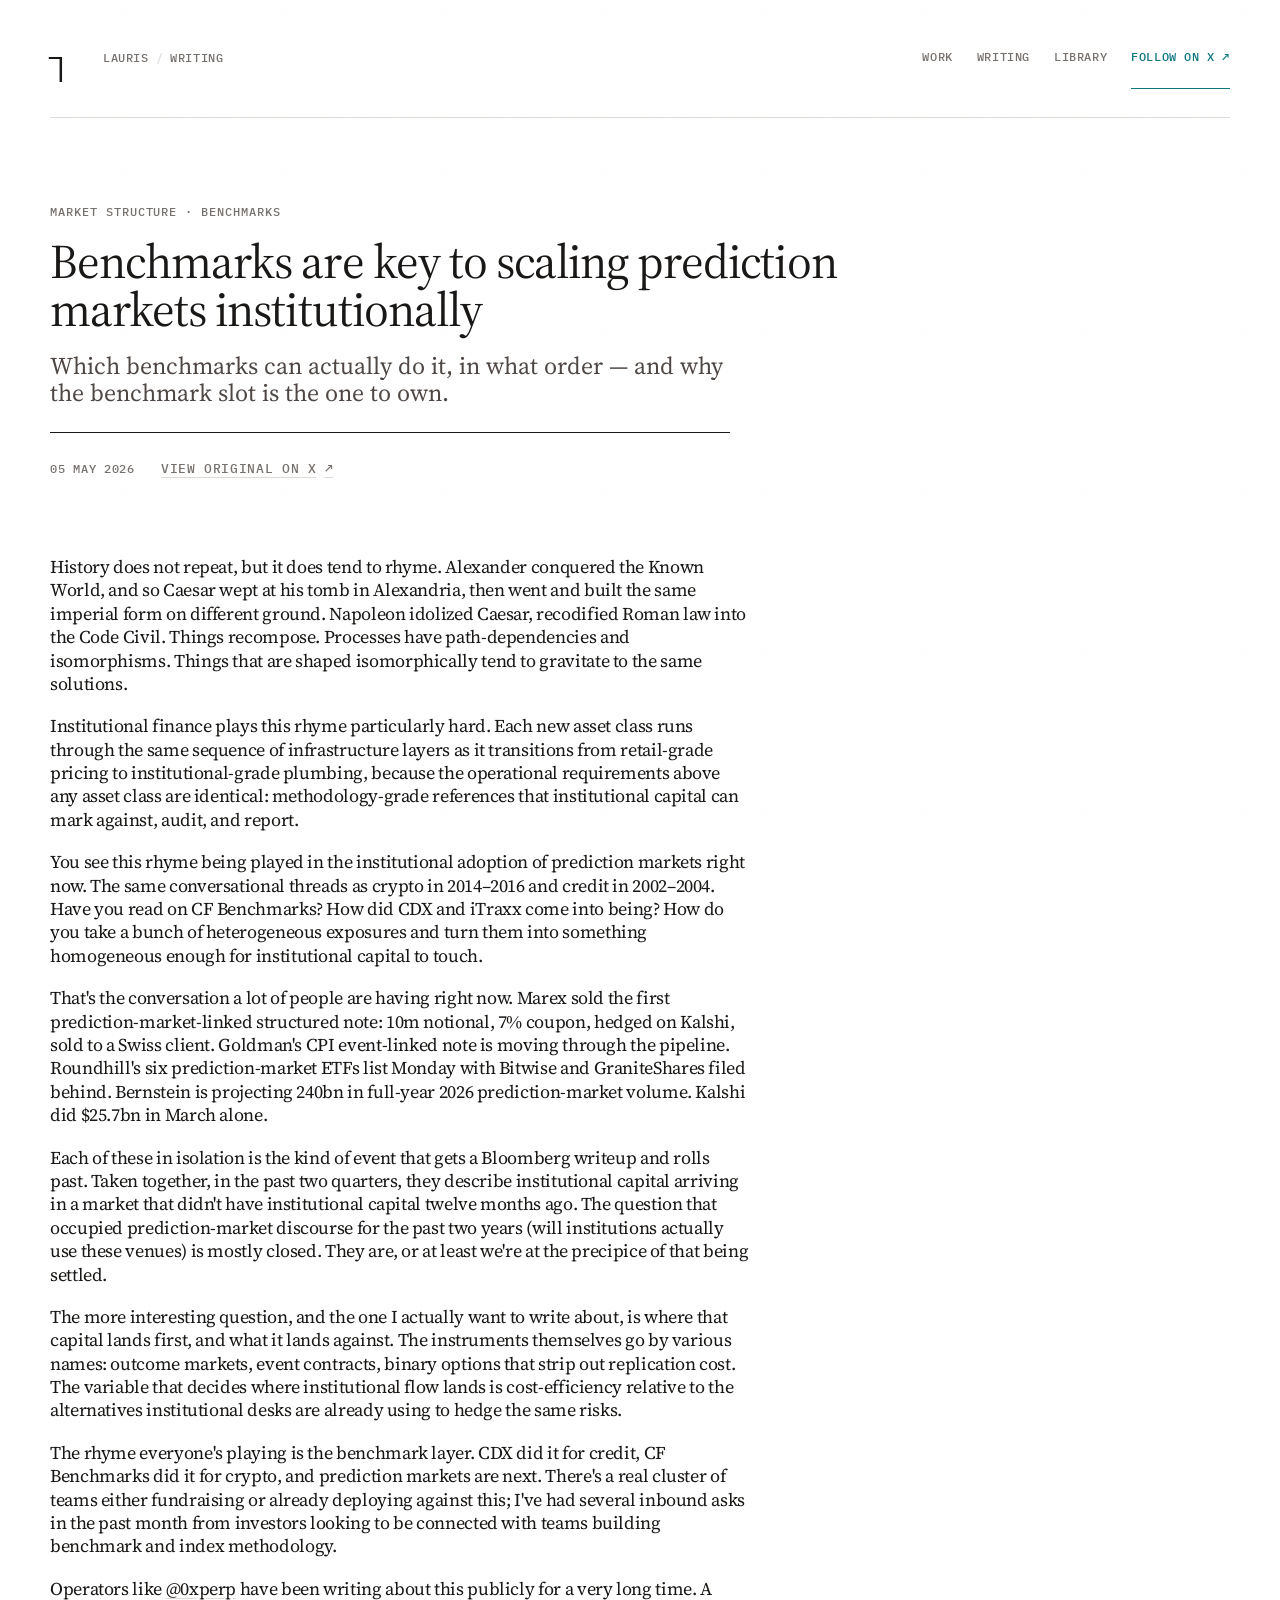
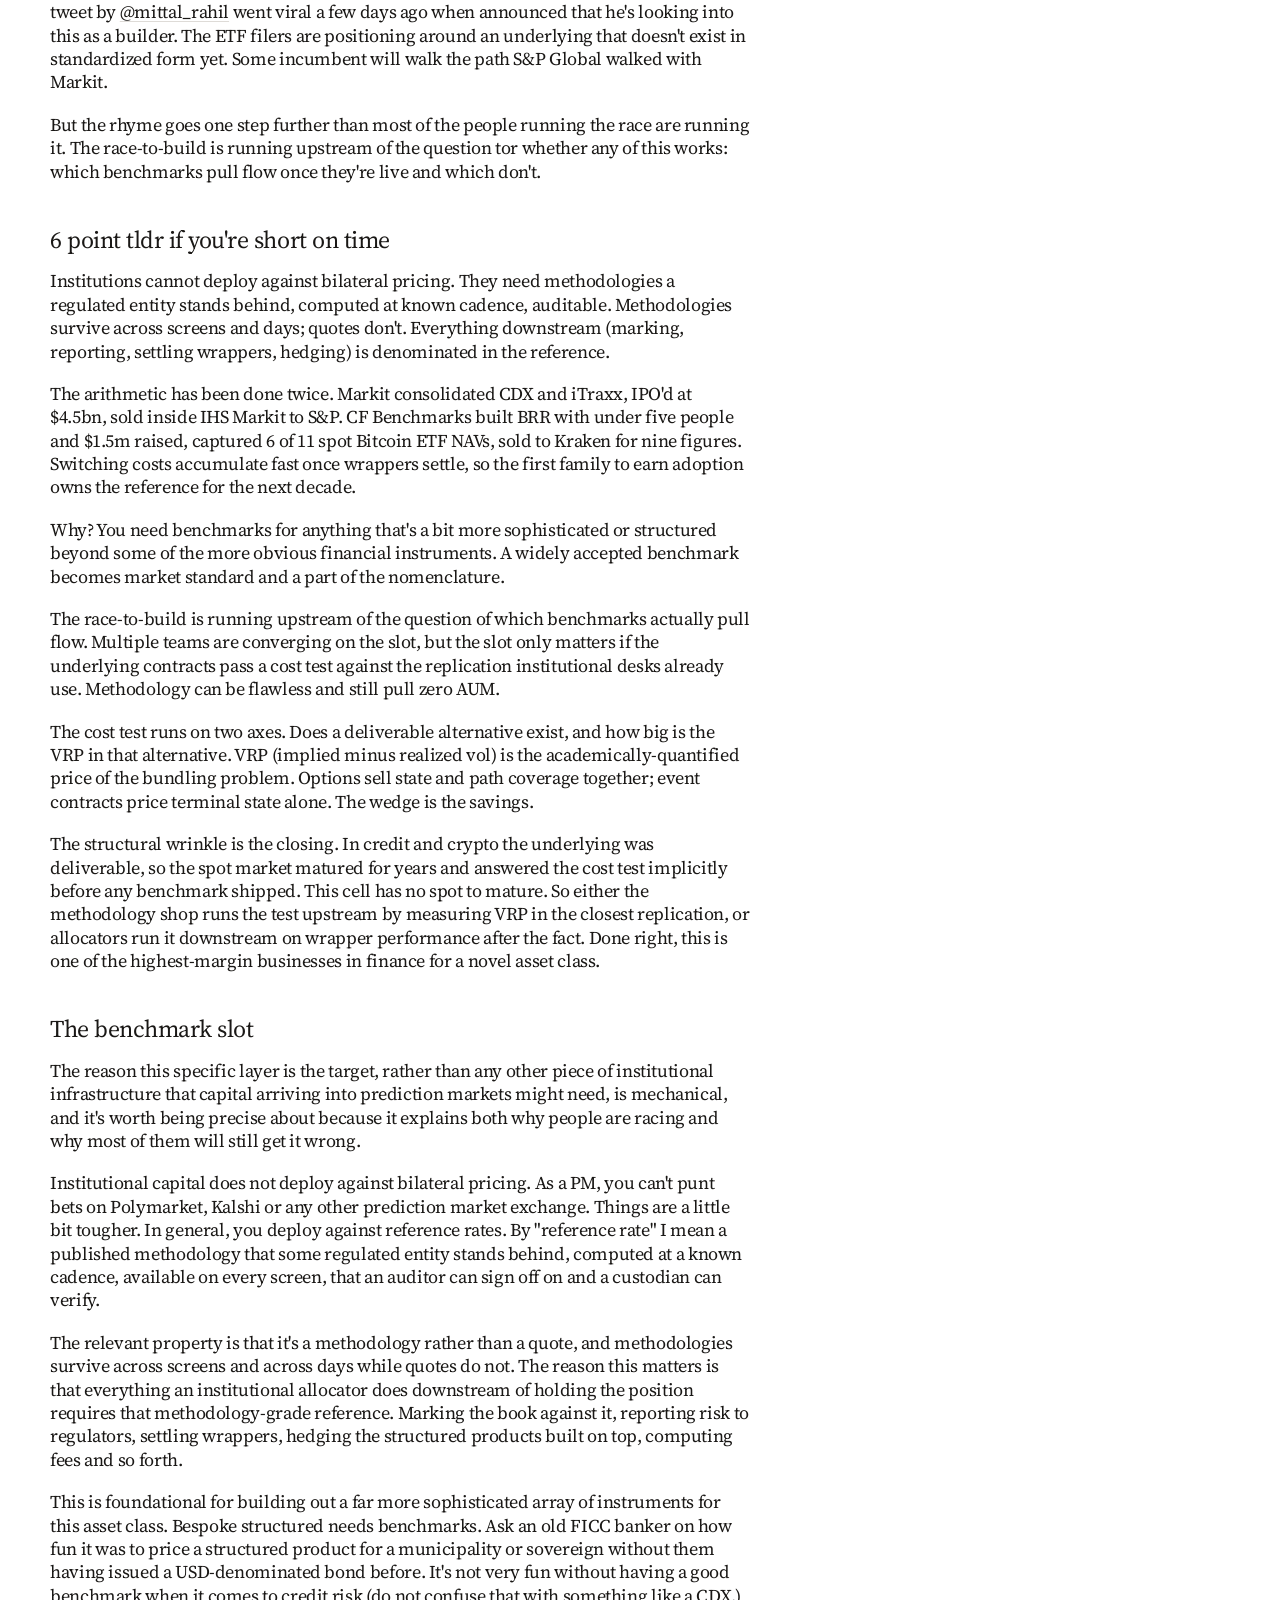
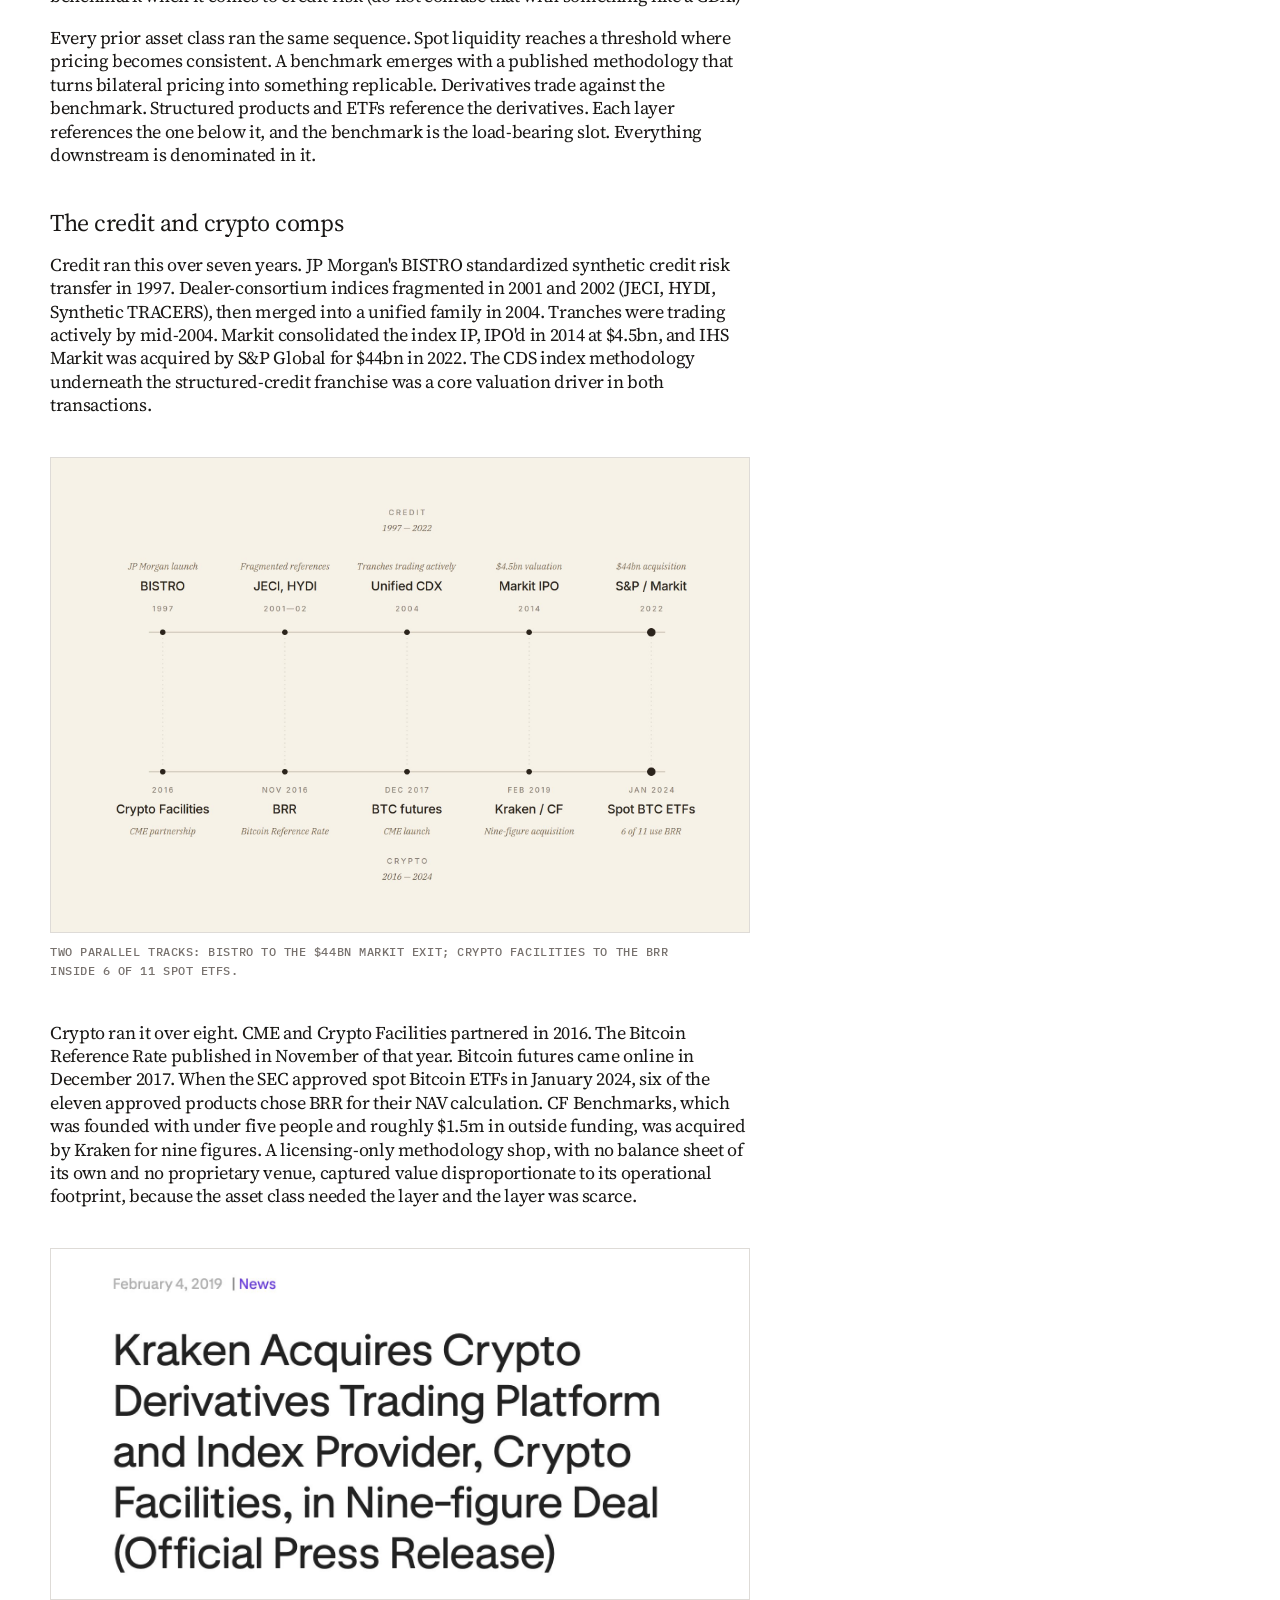
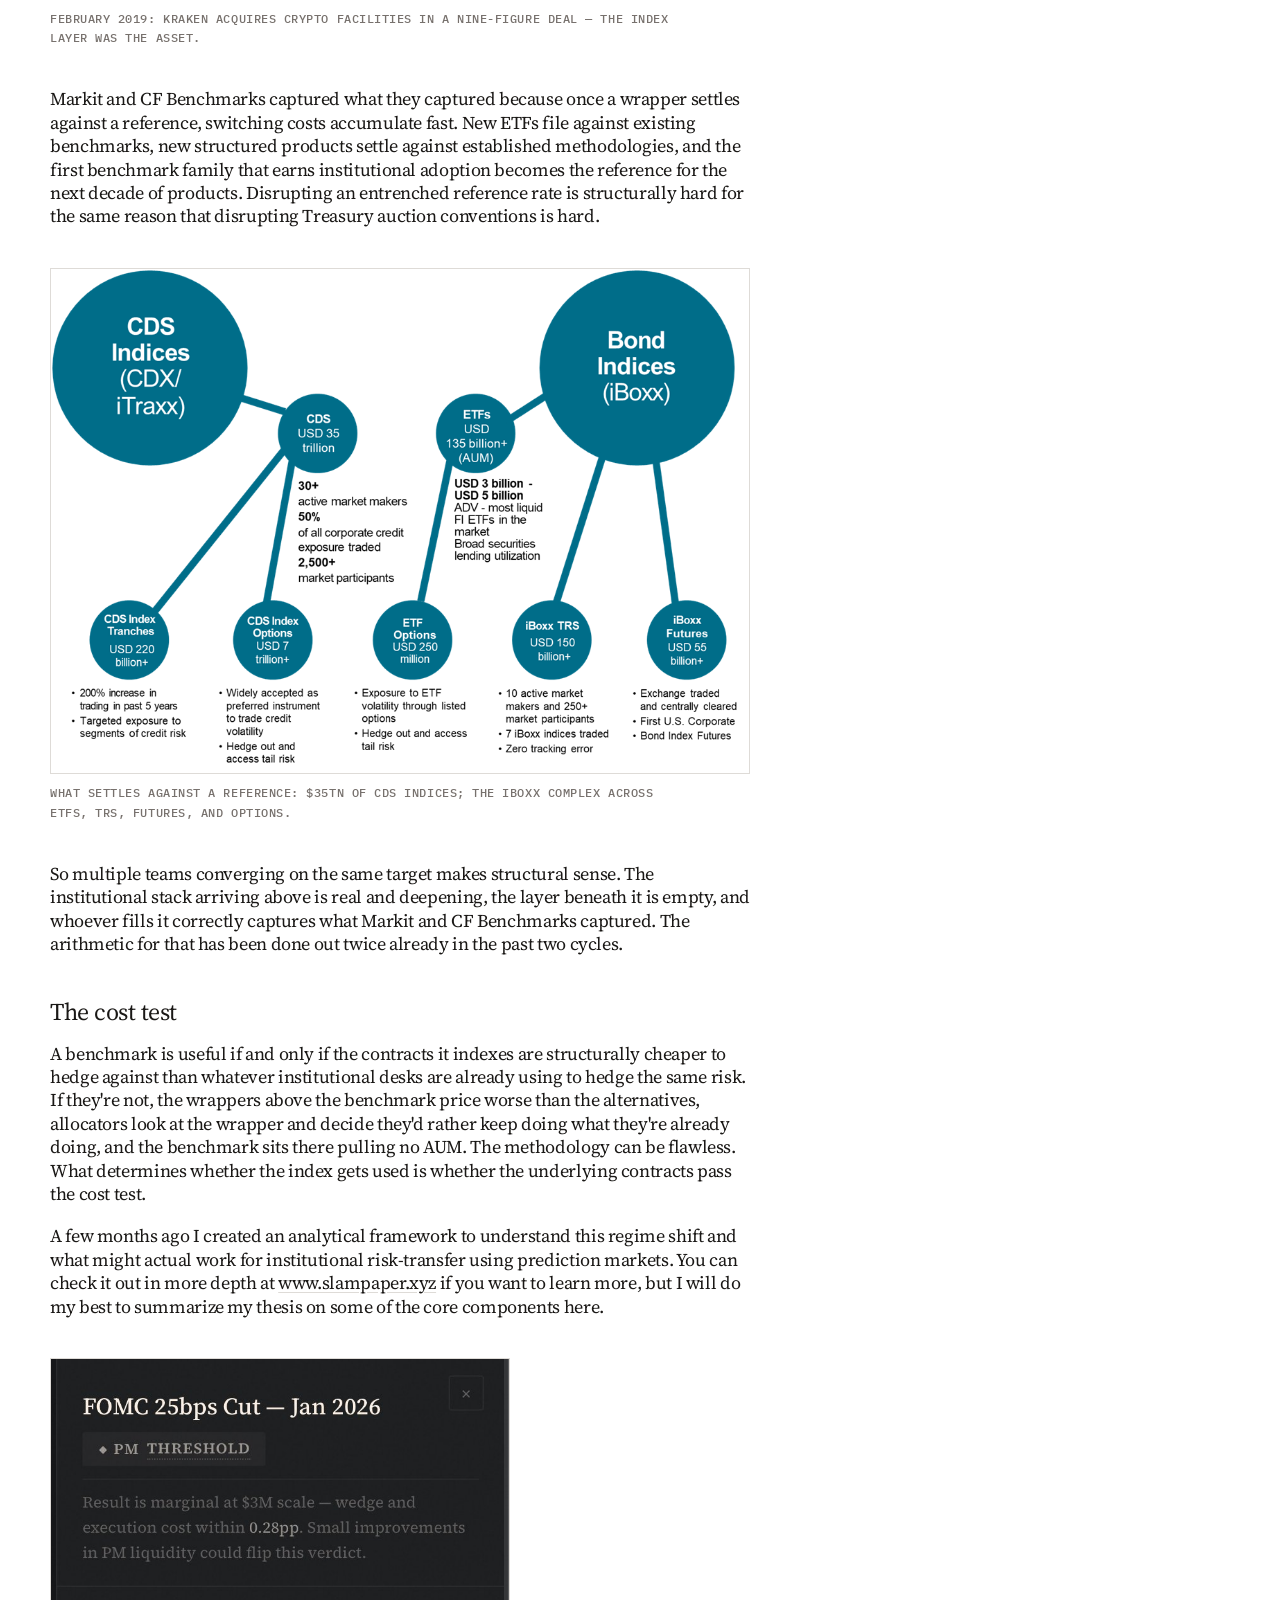
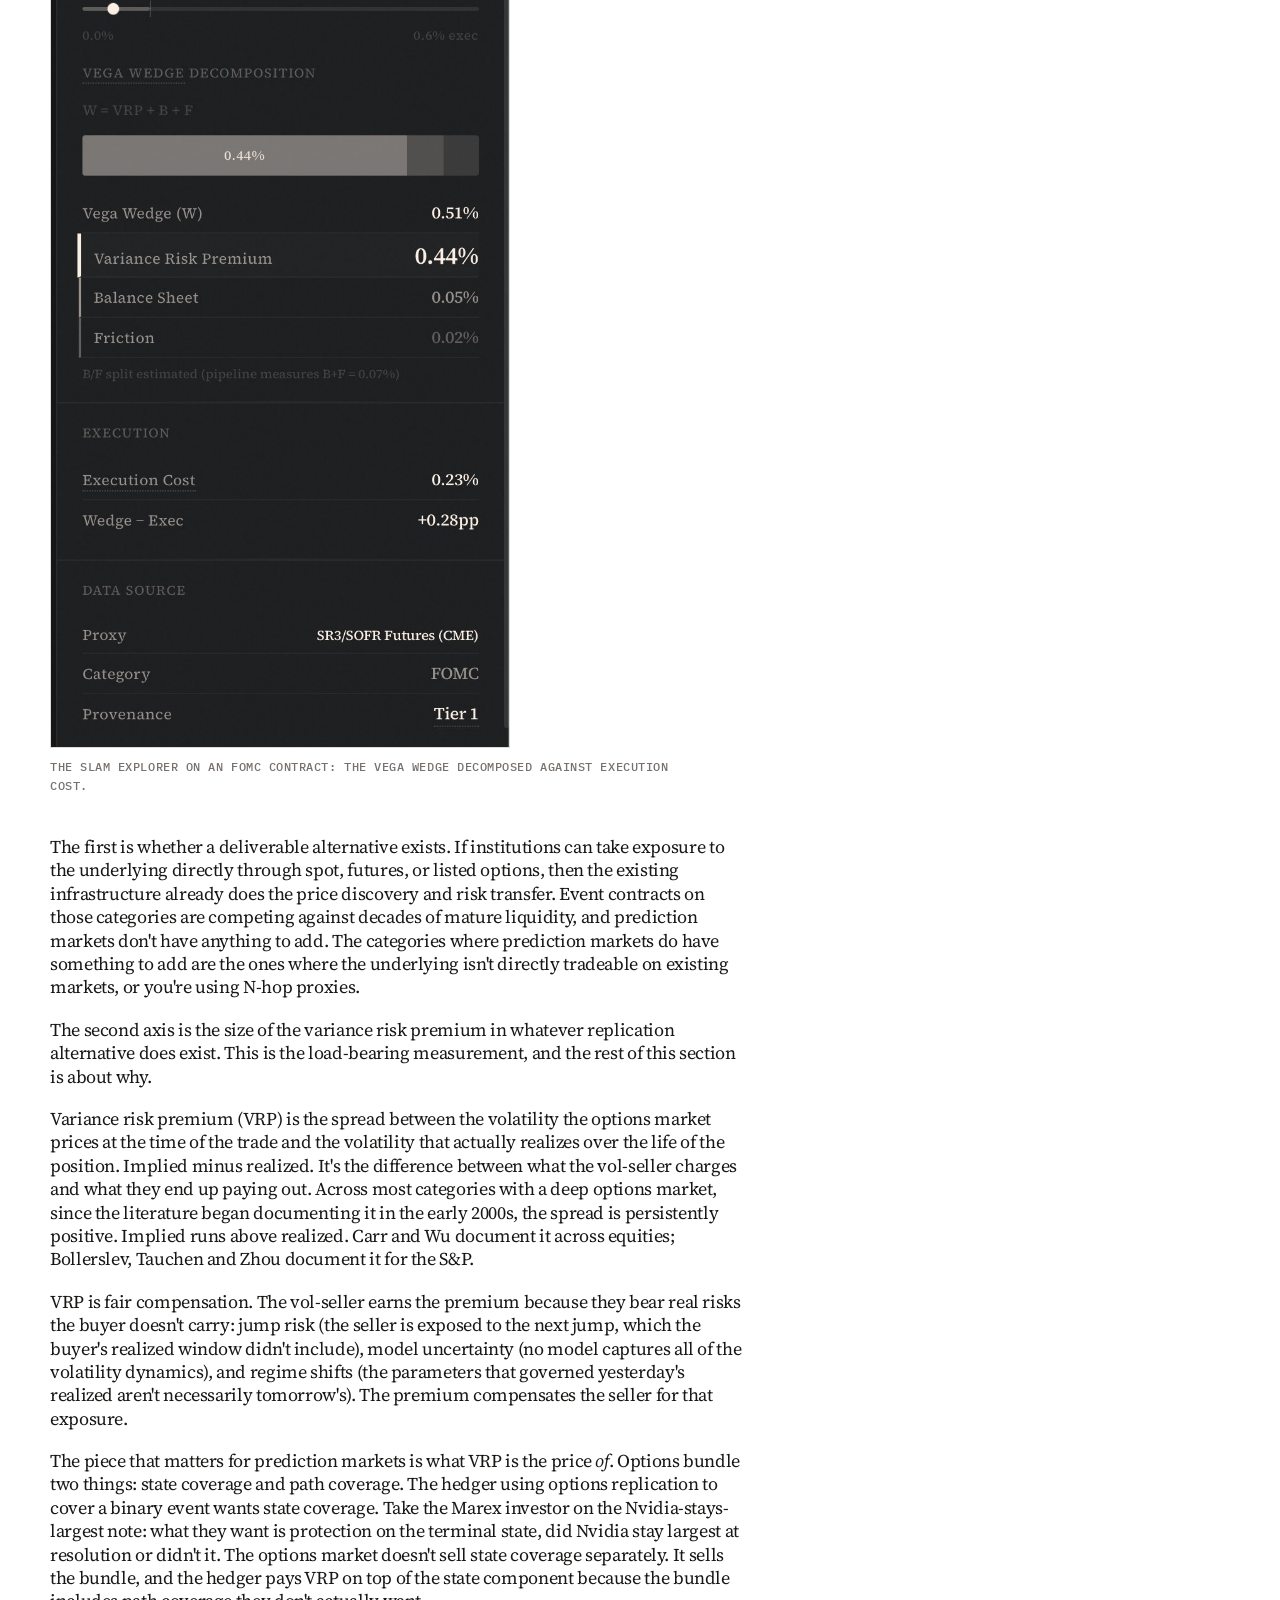
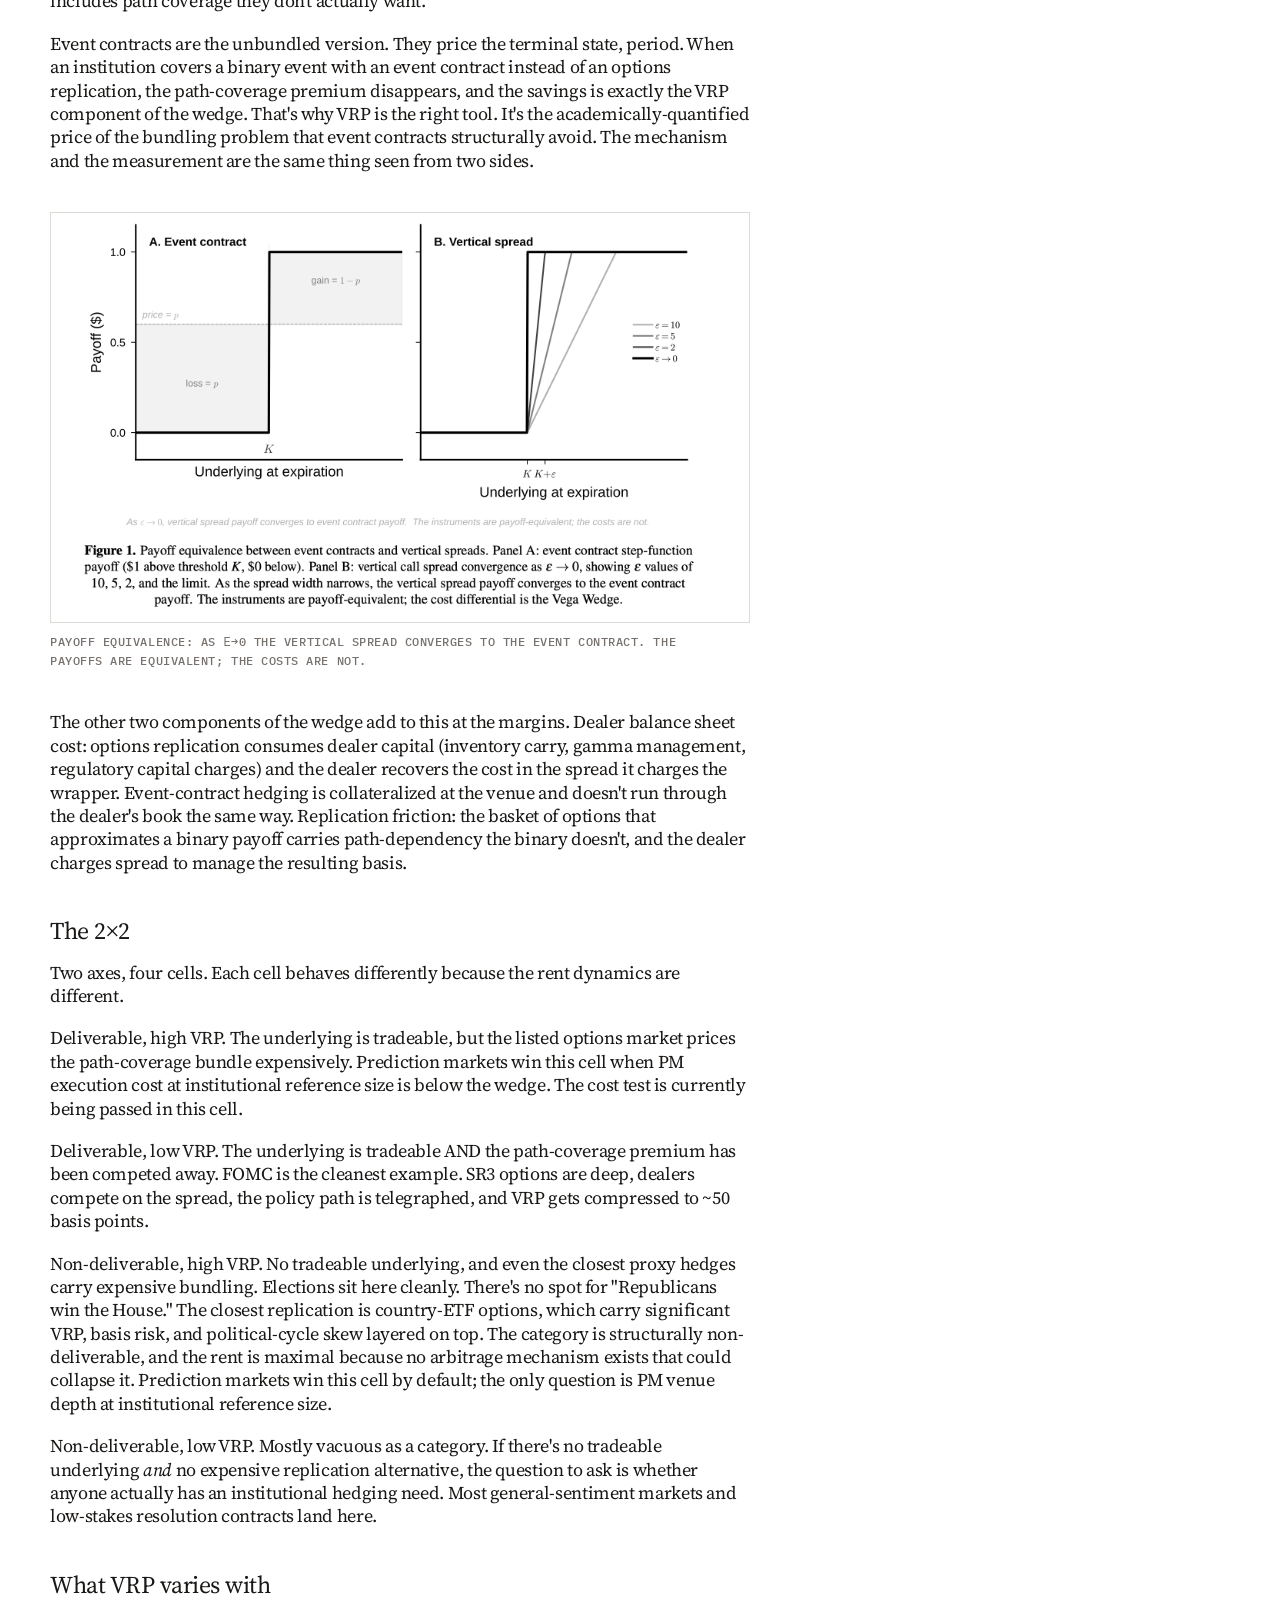
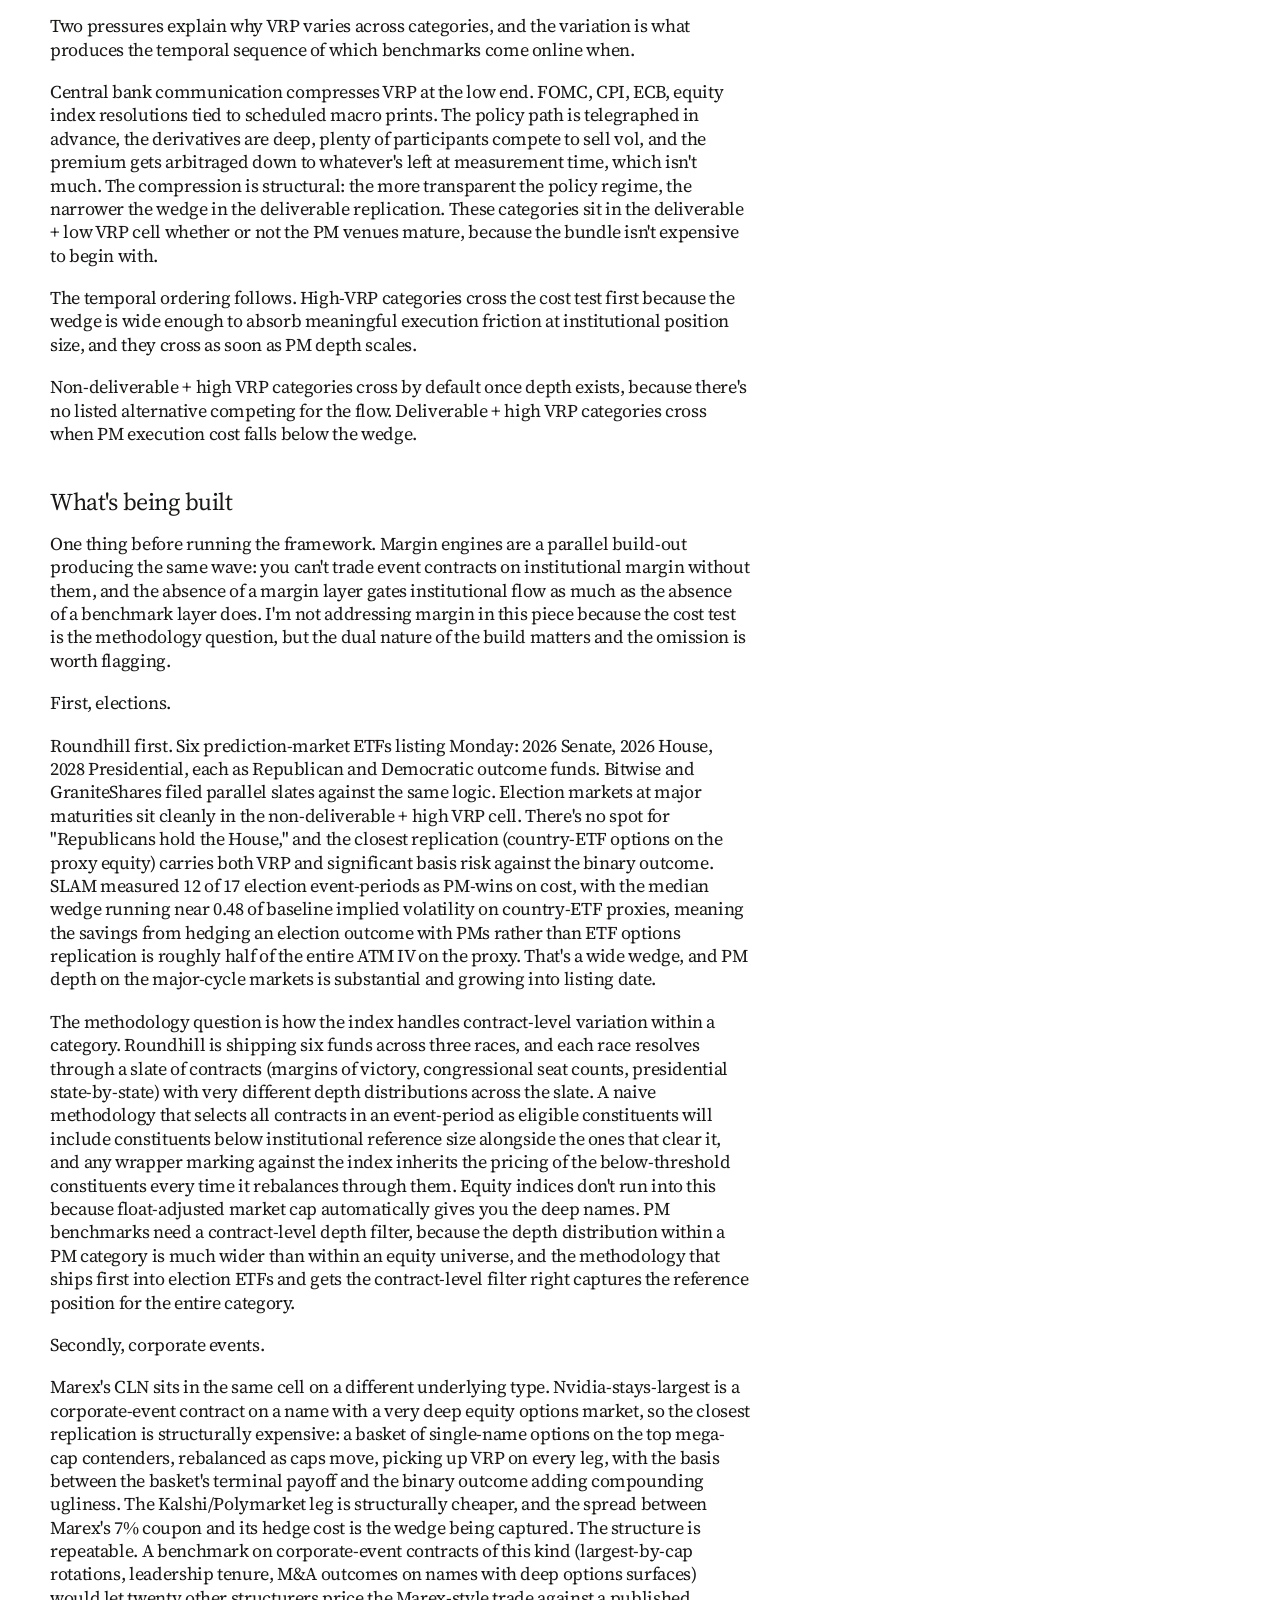
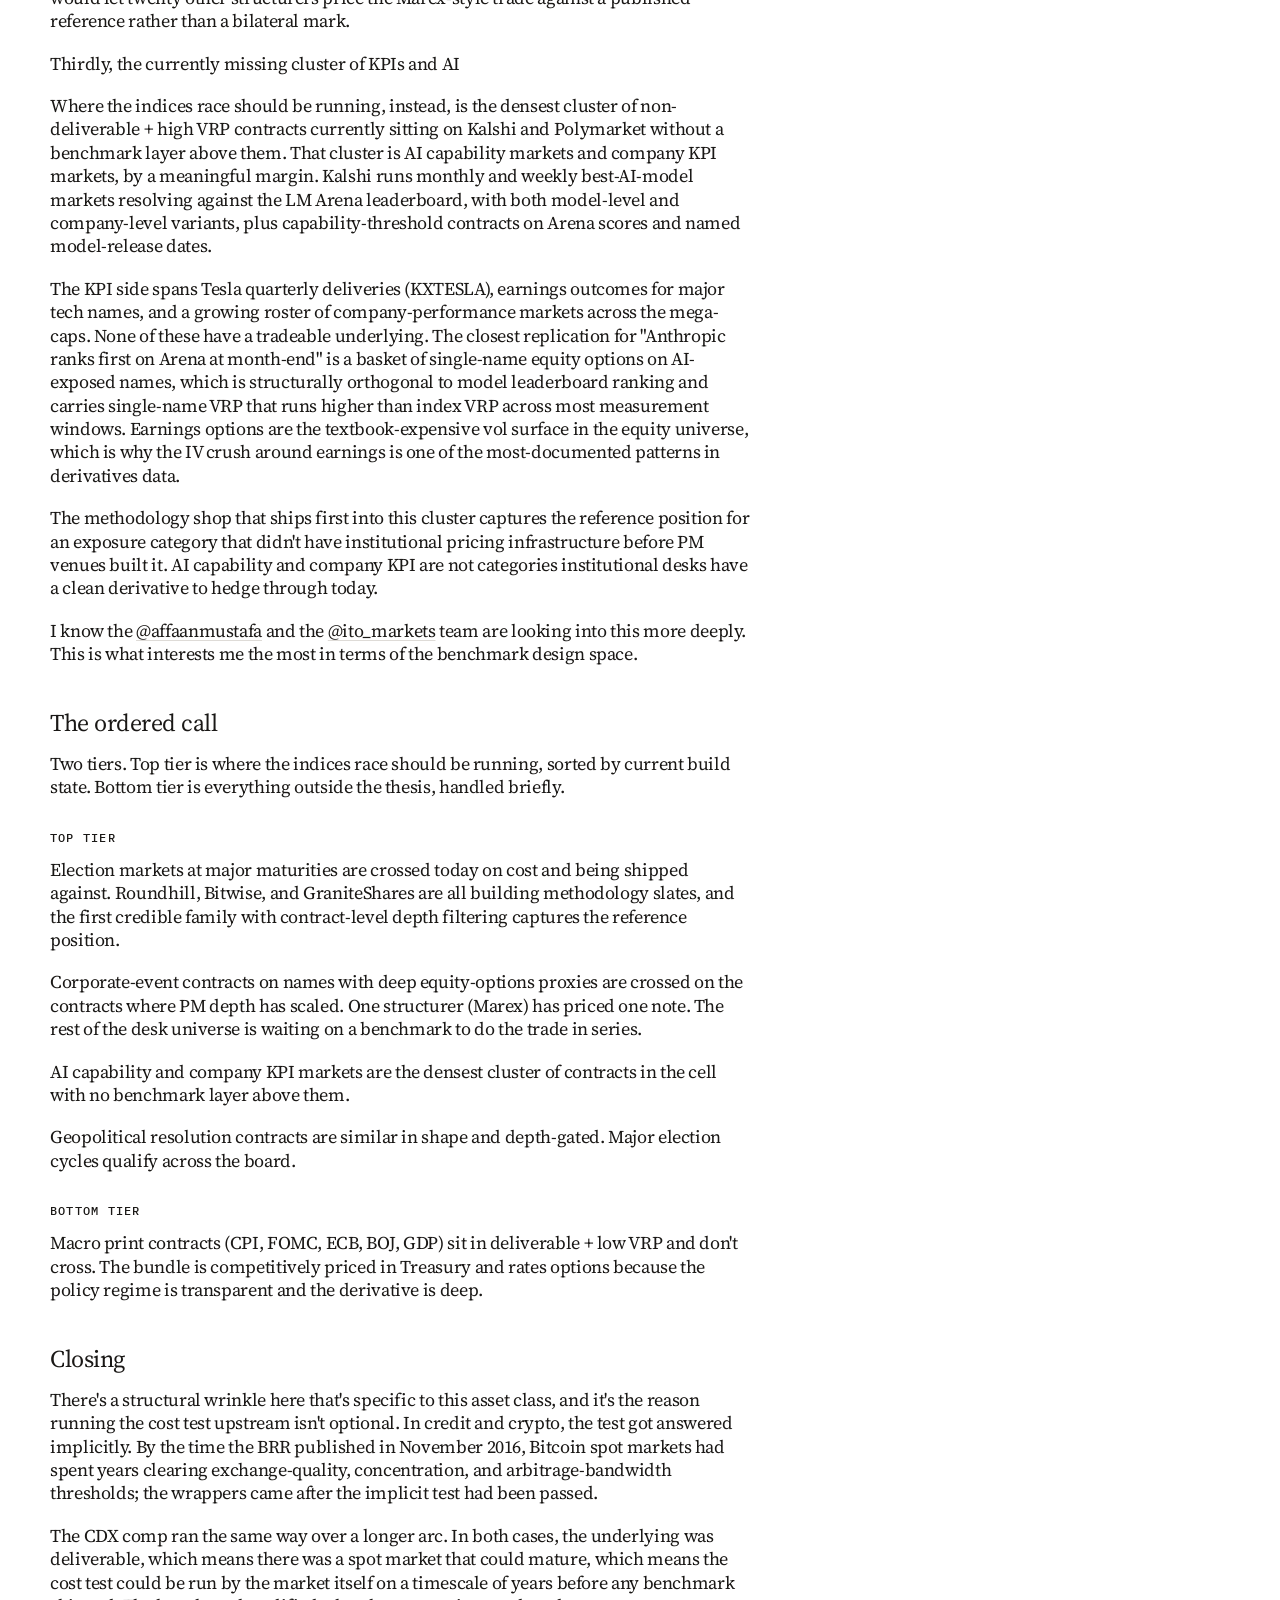
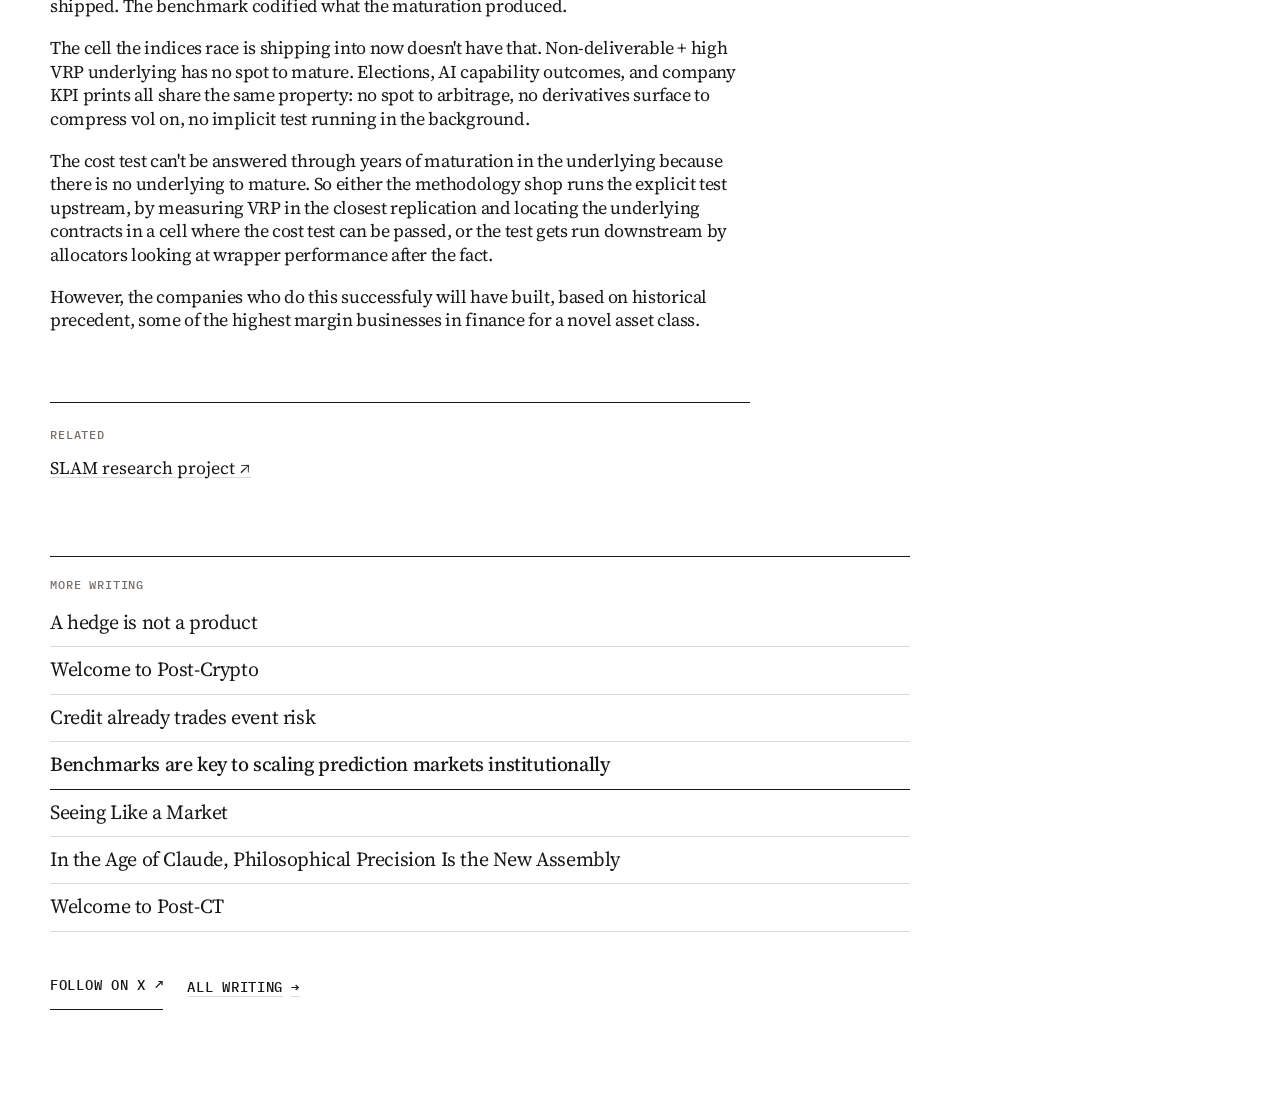
<file: writing/benchmarks-and-institutional-scale/index.html>
<!DOCTYPE html>
<html lang="en">
<head>
    <meta charset="UTF-8">
    <meta name="viewport" content="width=device-width, initial-scale=1.0">
    <title>Benchmarks are key to scaling prediction markets institutionally — Lauris</title>
    <meta name="description" content="Which benchmarks can actually do it, in what order — and why the benchmark slot is the one to own.">
    <meta name="theme-color" content="#ffffff">
    <meta property="og:title" content="Benchmarks are key to scaling prediction markets institutionally — Lauris">
    <meta property="og:description" content="Which benchmarks can actually do it, in what order — and why the benchmark slot is the one to own.">
    <meta property="og:url" content="https://lauris.xyz/writing/benchmarks-and-institutional-scale/">
    <meta property="og:type" content="article">
    <meta property="og:site_name" content="Lauris">
    <meta property="og:image" content="https://www.lauris.xyz/assets/writing/article3_benchmarks_5_timeline.png">
    <meta property="og:image:width" content="2000">
    <meta property="og:image:height" content="1360">
    <meta property="og:image:alt" content="Benchmarks are key to scaling prediction markets institutionally">
    <meta name="twitter:card" content="summary_large_image">
    <meta name="twitter:creator" content="@lzminsky">
    <meta name="twitter:title" content="Benchmarks are key to scaling prediction markets institutionally — Lauris">
    <meta name="twitter:description" content="Which benchmarks can actually do it, in what order — and why the benchmark slot is the one to own.">
    <meta name="twitter:image" content="https://www.lauris.xyz/assets/writing/article3_benchmarks_5_timeline.png">
    <meta name="twitter:image:alt" content="Benchmarks are key to scaling prediction markets institutionally">
    <link rel="canonical" href="https://lauris.xyz/writing/benchmarks-and-institutional-scale/">
    <link rel="icon" type="image/svg+xml" href="/favicon.svg">
    <link rel="mask-icon" href="/favicon.svg" color="#1a1816">
    <link rel="manifest" href="/site.webmanifest">
    <link rel="preconnect" href="https://fonts.googleapis.com">
    <link rel="preconnect" href="https://fonts.gstatic.com" crossorigin>
    <link href="https://fonts.googleapis.com/css2?family=IBM+Plex+Mono:wght@400;500&family=Source+Serif+4:ital,opsz,wght@0,8..60,200..900;1,8..60,200..900&display=swap" rel="stylesheet">
    <style>
        :root {
            --type-display: 'Source Serif 4', Georgia, 'Times New Roman', serif;
            --type-display-regular: 'Source Serif 4', Georgia, 'Times New Roman', serif;
            --type-body: 'Source Serif 4', Georgia, 'Times New Roman', serif;
            --type-mono: 'IBM Plex Mono', Consolas, monospace;
            --type-display-weight: 400;
            --type-display-tracking: -.02em;
            --type-label-tracking: .05em;
            --paper: #ffffff; --paper-raised: #ffffff; --ink: #1a1816; --ink-soft: #4e4744;
            --ink-muted: #77716d; --rule: #dedbd7; --teal: #0d7680; --wine: #0d7680;
            --ease-out: cubic-bezier(0.23, 1, 0.32, 1);
        }
        * { box-sizing: border-box; margin: 0; padding: 0; }
        ::selection { background: var(--ink); color: var(--paper); }
        html { background: #ffffff; font-size: 18px; }
        body {
            min-height: 100vh;
            background: var(--paper);
            color: var(--ink); font-family: var(--type-body); font-weight: 400; line-height: 1.3;
            letter-spacing: 0; -webkit-font-smoothing: antialiased; text-rendering: optimizeLegibility;
        }
        body::before {
            position: fixed; z-index: 9999; inset: 0; pointer-events: none; content: '';
            opacity: .018;
            background-image: url("data:image/svg+xml,%3Csvg xmlns='http://www.w3.org/2000/svg' width='160' height='160'%3E%3Cfilter id='grain'%3E%3CfeTurbulence type='fractalNoise' baseFrequency='.82' numOctaves='3' stitchTiles='stitch'/%3E%3C/filter%3E%3Crect width='100%25' height='100%25' filter='url(%23grain)' opacity='.72'/%3E%3C/svg%3E");
            background-size: 160px 160px; mix-blend-mode: multiply;
        }
        a { color: inherit; }
        img { display: block; max-width: 100%; height: auto; }
        .skip-link {
            position: fixed; z-index: 100; top: 12px; left: 12px; padding: 11px 14px;
            background: var(--ink); color: var(--paper); font: 500 .667rem/1 var(--type-mono);
            letter-spacing: .04em; text-decoration: none; text-transform: uppercase;
            transform: translateY(calc(-100% - 18px)); transition: transform 180ms var(--ease-out);
        }
        .skip-link:focus-visible { outline: 2px solid var(--teal); outline-offset: 3px; transform: none; }
        .container { width: min(1180px, calc(100% - 80px)); margin: 0 auto; padding: 42px 0 88px; }
        .mono { font-family: var(--type-mono); }
        .masthead { display: flex; align-items: flex-start; justify-content: space-between; gap: 32px;
            padding-bottom: 28px; border-bottom: 1px solid var(--rule); }
        .masthead-origin { display: flex; align-items: flex-start; gap: 17px; min-width: 0; }
        .mark-link { display: grid; min-width: 36px; min-height: 44px; color: var(--ink); text-decoration: none; place-content: start; }
        .mark-symbol { font: 2rem/0.8 var(--type-mono); }
        .crumb { padding-top: 6px; color: var(--ink-muted); font: 500 .667rem/1.6 var(--type-mono); letter-spacing: .05em; text-transform: uppercase; }
        .crumb a { color: var(--ink-muted); text-decoration: none; transition: color 180ms var(--ease-out); }
        .crumb a:hover, .crumb a:focus-visible { color: var(--ink); }
        .crumb span { margin: 0 7px; color: var(--rule); }
        .nav { display: flex; flex-wrap: wrap; align-items: baseline; justify-content: flex-end; gap: 8px 24px; padding-top: 3px; }
        .nav a { display: inline-flex; align-items: flex-start; min-height: 44px; padding-top: 5px; color: var(--ink-muted);
            font: 500 12px/1.2 var(--type-mono); letter-spacing: .05em;
            text-decoration: none; text-transform: uppercase; transition: color 180ms var(--ease-out); }
        .nav a:hover { color: var(--ink); }
        .nav a.nav-x { padding-bottom: 3px; border-bottom: 1px solid currentColor; color: var(--teal); }
        .nav a.nav-x:hover { color: var(--ink); }
        .nav-menu { position: relative; display: none; }
        .nav-menu summary {
            display: inline-flex; min-width: 44px; min-height: 44px; padding: 5px 5px 0;
            align-items: flex-start; justify-content: center; color: var(--ink-muted);
            font: 500 12px/1.2 var(--type-mono); letter-spacing: .05em;
            list-style: none; cursor: pointer; text-transform: uppercase;
        }
        .nav-menu summary::-webkit-details-marker { display: none; }
        .nav-menu summary::after { margin-left: 6px; content: '+'; }
        .nav-menu[open] summary { color: var(--teal); }
        .nav-menu[open] summary::after { content: '−'; }
        .nav-menu-panel {
            position: absolute; z-index: 50; top: 46px; right: 0; width: 204px; padding: 7px;
            border: 1px solid var(--rule); background: var(--paper);
            box-shadow: 0 14px 36px rgba(1, 22, 20, .09);
        }
        .nav-menu-panel a {
            display: flex; width: 100%; min-height: 44px; padding: 11px 12px 9px;
            align-items: center; justify-content: flex-start; font-size: 12px;
        }
        .nav-menu-panel a + a { border-top: 1px solid var(--rule); }
        .nav-menu-panel .nav-menu-x { display: none; color: var(--teal); }
        a:focus-visible { outline: 2px solid var(--teal); outline-offset: 4px; }
        .text-link { display: inline-flex; align-items: center; gap: 8px; min-height: 44px; color: var(--ink);
            font: 500 14px/1.2 var(--type-mono); letter-spacing: .05em;
            text-decoration: underline; text-decoration-color: var(--rule); text-underline-offset: 4px; text-transform: uppercase; }
        .text-link::after { content: '↗'; transition: transform 180ms var(--ease-out); }
        .text-link--in::after { content: '→'; }
        .text-link:hover::after { transform: translate(2px, -2px); }
        .text-link--in:hover::after { transform: translateX(3px); }
        .btn-x { display: inline-flex; align-items: center; gap: 9px; min-height: 44px; padding: 2px 0 5px;
            border: 0; border-bottom: 1px solid currentColor; color: var(--ink);
            font: 500 14px/1.2 var(--type-mono); letter-spacing: .05em;
            text-decoration: none; text-transform: uppercase; transition: color 180ms var(--ease-out); }
        .btn-x::after { content: '↗'; }
        .btn-x:hover { color: var(--teal); }
        .art-title, .arch-title, .arch-item-title, .shelf-title {
            font-family: var(--type-display); font-weight: var(--type-display-weight); letter-spacing: var(--type-display-tracking);
        }
        .art-deck { font-family: var(--type-display); font-weight: 400; font-style: normal; }
        @media (max-width: 960px) {
            .masthead { gap: 24px; }
            .nav { position: relative; flex-wrap: nowrap; gap: 0 14px; }
            .nav > a { min-width: 44px; padding-right: 5px; padding-left: 5px; justify-content: center; white-space: nowrap; }
            .nav > .nav-wide { display: none; }
            .nav-menu { display: block; }
        }
        @media (max-width: 640px) {
            html { font-size: 17px; }
            .container { width: calc(100% - 32px); padding: 22px 0 48px; }
            .masthead { display: flex; align-items: flex-start; gap: 16px; padding-bottom: 15px; }
            .masthead-origin { flex: 0 0 44px; }
            .mark-link { min-width: 44px; min-height: 44px; }
            .mark-symbol { font-size: 1.7rem; }
            .crumb { display: none; }
            .nav { flex: 1; flex-wrap: nowrap; justify-content: flex-end; gap: 0 10px; margin-top: 0; padding-top: 0; }
            .nav > a { min-width: 44px; min-height: 44px; padding: 5px 3px 0; font-size: 12px; white-space: nowrap; }
            .nav > .nav-x { display: none; }
            .nav-menu summary { min-width: 44px; min-height: 44px; padding-top: 5px; font-size: 12px; }
            .nav-menu-panel .nav-menu-x { display: flex; }
        }
        @media (prefers-reduced-motion: reduce) {
            *, *::before, *::after { transition-duration: .01ms !important; animation-duration: .01ms !important; }
        }
        @media print { body::before { display: none; } }
</style>
    <link rel="stylesheet" href="/assets/article.css">
</head>
<body>
    <a class="skip-link" href="#main-content">Skip to content</a>
    <div class="container">
        <header class="masthead">
            <div class="masthead-origin">
                <a href="/" class="mark-link" aria-label="Lauris — home"><span class="mark-symbol">┐</span></a>
                <p class="crumb"><a href="/">Lauris</a><span>/</span><a href="/writing/">Writing</a></p>
            </div>
            <nav class="nav" aria-label="Primary navigation">
                <a href="/#work">Work</a>
                <a href="/writing/">Writing</a>
                <a class="nav-wide" href="/#library">Library</a>
                <a class="nav-x" href="https://x.com/lzminsky" target="_blank" rel="noopener">Follow on X ↗</a>
                <details class="nav-menu">
                    <summary>Menu</summary>
                    <div class="nav-menu-panel">
                        <a href="/">Home</a>
                        <a href="/#now">Now</a>
                        <a href="/#formation">Formation</a>
                        <a href="/#library">Library</a>
                        <a class="nav-menu-x" href="https://x.com/lzminsky" target="_blank" rel="noopener">Follow on X ↗</a>
                    </div>
                </details>
            </nav>
        </header>
        <main id="main-content">

            <article data-slug="benchmarks-and-institutional-scale">
                <header class="art-head">
                    <p class="art-kicker">Market structure · benchmarks</p>
                    <h1 class="art-title">Benchmarks are key to scaling prediction markets institutionally</h1>
                    <p class="art-deck">Which benchmarks can actually do it, in what order — and why the benchmark slot is the one to own.</p>
                    <div class="art-meta">
                        <time datetime="2026-05-05">05 May 2026</time>
                        <a class="text-link" href="https://x.com/lzminsky/status/2051741765682508073" target="_blank" rel="noopener">View original on X</a>
                    </div>
                </header>
                <div class="art-body">
<p>History does not repeat, but it does tend to rhyme. Alexander conquered the Known World, and so Caesar wept at his tomb in Alexandria, then went and built the same imperial form on different ground. Napoleon idolized Caesar, recodified Roman law into the Code Civil. Things recompose. Processes have path-dependencies and isomorphisms. Things that are shaped isomorphically tend to gravitate to the same solutions.</p>
<p>Institutional finance plays this rhyme particularly hard. Each new asset class runs through the same sequence of infrastructure layers as it transitions from retail-grade pricing to institutional-grade plumbing, because the operational requirements above any asset class are identical: methodology-grade references that institutional capital can mark against, audit, and report.</p>
<p>You see this rhyme being played in the institutional adoption of prediction markets right now. The same conversational threads as crypto in 2014–2016 and credit in 2002–2004. Have you read on CF Benchmarks? How did CDX and iTraxx come into being? How do you take a bunch of heterogeneous exposures and turn them into something homogeneous enough for institutional capital to touch.</p>
<p>That's the conversation a lot of people are having right now. Marex sold the first prediction-market-linked structured note: 10m notional, 7% coupon, hedged on Kalshi, sold to a Swiss client. Goldman's CPI event-linked note is moving through the pipeline. Roundhill's six prediction-market ETFs list Monday with Bitwise and GraniteShares filed behind. Bernstein is projecting 240bn in full-year 2026 prediction-market volume. Kalshi did $25.7bn in March alone.</p>
<p>Each of these in isolation is the kind of event that gets a Bloomberg writeup and rolls past. Taken together, in the past two quarters, they describe institutional capital arriving in a market that didn't have institutional capital twelve months ago. The question that occupied prediction-market discourse for the past two years (will institutions actually use these venues) is mostly closed. They are, or at least we're at the precipice of that being settled.</p>
<p>The more interesting question, and the one I actually want to write about, is where that capital lands first, and what it lands against. The instruments themselves go by various names: outcome markets, event contracts, binary options that strip out replication cost. The variable that decides where institutional flow lands is cost-efficiency relative to the alternatives institutional desks are already using to hedge the same risks.</p>
<p>The rhyme everyone's playing is the benchmark layer. CDX did it for credit, CF Benchmarks did it for crypto, and prediction markets are next. There's a real cluster of teams either fundraising or already deploying against this; I've had several inbound asks in the past month from investors looking to be connected with teams building benchmark and index methodology.</p>
<p>Operators like <a href="https://x.com/0xperp" target="_blank" rel="noopener">@0xperp</a> have been writing about this publicly for a very long time. A tweet by <a href="https://x.com/mittal_rahil" target="_blank" rel="noopener">@mittal_rahil</a> went viral a few days ago when announced that he's looking into this as a builder. The ETF filers are positioning around an underlying that doesn't exist in standardized form yet. Some incumbent will walk the path S&amp;P Global walked with Markit.</p>
<p>But the rhyme goes one step further than most of the people running the race are running it. The race-to-build is running upstream of the question tor whether any of this works: which benchmarks pull flow once they're live and which don't.</p>
<h2 id="f3-9">6 point tldr if you're short on time</h2>
<p>Institutions cannot deploy against bilateral pricing. They need methodologies a regulated entity stands behind, computed at known cadence, auditable. Methodologies survive across screens and days; quotes don't. Everything downstream (marking, reporting, settling wrappers, hedging) is denominated in the reference.</p>
<p>The arithmetic has been done twice. Markit consolidated CDX and iTraxx, IPO'd at $4.5bn, sold inside IHS Markit to S&amp;P. CF Benchmarks built BRR with under five people and $1.5m raised, captured 6 of 11 spot Bitcoin ETF NAVs, sold to Kraken for nine figures. Switching costs accumulate fast once wrappers settle, so the first family to earn adoption owns the reference for the next decade.</p>
<p>Why? You need benchmarks for anything that's a bit more sophisticated or structured beyond some of the more obvious financial instruments. A widely accepted benchmark becomes market standard and a part of the nomenclature.</p>
<p>The race-to-build is running upstream of the question of which benchmarks actually pull flow. Multiple teams are converging on the slot, but the slot only matters if the underlying contracts pass a cost test against the replication institutional desks already use. Methodology can be flawless and still pull zero AUM.</p>
<p>The cost test runs on two axes. Does a deliverable alternative exist, and how big is the VRP in that alternative. VRP (implied minus realized vol) is the academically-quantified price of the bundling problem. Options sell state and path coverage together; event contracts price terminal state alone. The wedge is the savings.</p>
<p>The structural wrinkle is the closing. In credit and crypto the underlying was deliverable, so the spot market matured for years and answered the cost test implicitly before any benchmark shipped. This cell has no spot to mature. So either the methodology shop runs the test upstream by measuring VRP in the closest replication, or allocators run it downstream on wrapper performance after the fact. Done right, this is one of the highest-margin businesses in finance for a novel asset class.</p>
<h2 id="f3-16">The benchmark slot</h2>
<p>The reason this specific layer is the target, rather than any other piece of institutional infrastructure that capital arriving into prediction markets might need, is mechanical, and it's worth being precise about because it explains both why people are racing and why most of them will still get it wrong.</p>
<p>Institutional capital does not deploy against bilateral pricing. As a PM, you can't punt bets on Polymarket, Kalshi or any other prediction market exchange. Things are a little bit tougher. In general, you deploy against reference rates. By "reference rate" I mean a published methodology that some regulated entity stands behind, computed at a known cadence, available on every screen, that an auditor can sign off on and a custodian can verify.</p>
<p>The relevant property is that it's a methodology rather than a quote, and methodologies survive across screens and across days while quotes do not. The reason this matters is that everything an institutional allocator does downstream of holding the position requires that methodology-grade reference. Marking the book against it, reporting risk to regulators, settling wrappers, hedging the structured products built on top, computing fees and so forth.</p>
<p>This is foundational for building out a far more sophisticated array of instruments for this asset class. Bespoke structured needs benchmarks. Ask an old FICC banker on how fun it was to price a structured product for a municipality or sovereign without them having issued a USD-denominated bond before. It's not very fun without having a good benchmark when it comes to credit risk (do not confuse that with something like a CDX.)</p>
<p>Every prior asset class ran the same sequence. Spot liquidity reaches a threshold where pricing becomes consistent. A benchmark emerges with a published methodology that turns bilateral pricing into something replicable. Derivatives trade against the benchmark. Structured products and ETFs reference the derivatives. Each layer references the one below it, and the benchmark is the load-bearing slot. Everything downstream is denominated in it.</p>
<h2 id="f3-22">The credit and crypto comps</h2>
<p>Credit ran this over seven years. JP Morgan's BISTRO standardized synthetic credit risk transfer in 1997. Dealer-consortium indices fragmented in 2001 and 2002 (JECI, HYDI, Synthetic TRACERS), then merged into a unified family in 2004. Tranches were trading actively by mid-2004. Markit consolidated the index IP, IPO'd in 2014 at $4.5bn, and IHS Markit was acquired by S&amp;P Global for $44bn in 2022. The CDS index methodology underneath the structured-credit franchise was a core valuation driver in both transactions.</p>
<figure class="art-fig" id="f3-fig1"><img src="/assets/writing/article3_benchmarks_5_timeline.png" alt="Two parallel tracks: BISTRO to the $44bn Markit exit; Crypto Facilities to the BRR inside 6 of 11 spot ETFs." width="2000" height="1360" loading="lazy"><figcaption>Two parallel tracks: BISTRO to the $44bn Markit exit; Crypto Facilities to the BRR inside 6 of 11 spot ETFs.</figcaption></figure>
<p>Crypto ran it over eight. CME and Crypto Facilities partnered in 2016. The Bitcoin Reference Rate published in November of that year. Bitcoin futures came online in December 2017. When the SEC approved spot Bitcoin ETFs in January 2024, six of the eleven approved products chose BRR for their NAV calculation. CF Benchmarks, which was founded with under five people and roughly $1.5m in outside funding, was acquired by Kraken for nine figures. A licensing-only methodology shop, with no balance sheet of its own and no proprietary venue, captured value disproportionate to its operational footprint, because the asset class needed the layer and the layer was scarce.</p>
<figure class="art-fig" id="f3-fig2"><img src="/assets/writing/article3_benchmarks_2_kraken.png" alt="February 2019: Kraken acquires Crypto Facilities in a nine-figure deal — the index layer was the asset." width="1538" height="772" loading="lazy"><figcaption>February 2019: Kraken acquires Crypto Facilities in a nine-figure deal — the index layer was the asset.</figcaption></figure>
<p>Markit and CF Benchmarks captured what they captured because once a wrapper settles against a reference, switching costs accumulate fast. New ETFs file against existing benchmarks, new structured products settle against established methodologies, and the first benchmark family that earns institutional adoption becomes the reference for the next decade of products. Disrupting an entrenched reference rate is structurally hard for the same reason that disrupting Treasury auction conventions is hard.</p>
<figure class="art-fig" id="f3-fig3"><img src="/assets/writing/article3_benchmarks_3_cds_iboxx_bubbles.png" alt="What settles against a reference: $35tn of CDS indices; the iBoxx complex across ETFs, TRS, futures, and options." width="1007" height="728" loading="lazy"><figcaption>What settles against a reference: $35tn of CDS indices; the iBoxx complex across ETFs, TRS, futures, and options.</figcaption></figure>
<p>So multiple teams converging on the same target makes structural sense. The institutional stack arriving above is real and deepening, the layer beneath it is empty, and whoever fills it correctly captures what Markit and CF Benchmarks captured. The arithmetic for that has been done out twice already in the past two cycles.</p>
<h2 id="f3-27">The cost test</h2>
<p>A benchmark is useful if and only if the contracts it indexes are structurally cheaper to hedge against than whatever institutional desks are already using to hedge the same risk. If they're not, the wrappers above the benchmark price worse than the alternatives, allocators look at the wrapper and decide they'd rather keep doing what they're already doing, and the benchmark sits there pulling no AUM. The methodology can be flawless. What determines whether the index gets used is whether the underlying contracts pass the cost test.</p>
<p>A few months ago I created an analytical framework to understand this regime shift and what might actual work for institutional risk-transfer using prediction markets. You can check it out in more depth at <a href="https://www.slampaper.xyz" target="_blank" rel="noopener">www.slampaper.xyz</a> if you want to learn more, but I will do my best to summarize my thesis on some of the core components here.</p>
<figure class="art-fig art-fig--portrait" id="f3-fig4"><img src="/assets/writing/article3_benchmarks_6_fomc_dashboard.png" alt="The SLAM Explorer on an FOMC contract: the vega wedge decomposed against execution cost." width="728" height="1570" loading="lazy"><figcaption>The SLAM Explorer on an FOMC contract: the vega wedge decomposed against execution cost.</figcaption></figure>
<p>The first is whether a deliverable alternative exists. If institutions can take exposure to the underlying directly through spot, futures, or listed options, then the existing infrastructure already does the price discovery and risk transfer. Event contracts on those categories are competing against decades of mature liquidity, and prediction markets don't have anything to add. The categories where prediction markets do have something to add are the ones where the underlying isn't directly tradeable on existing markets, or you're using N-hop proxies.</p>
<p>The second axis is the size of the variance risk premium in whatever replication alternative does exist. This is the load-bearing measurement, and the rest of this section is about why.</p>
<p>Variance risk premium (VRP) is the spread between the volatility the options market prices at the time of the trade and the volatility that actually realizes over the life of the position. Implied minus realized. It's the difference between what the vol-seller charges and what they end up paying out. Across most categories with a deep options market, since the literature began documenting it in the early 2000s, the spread is persistently positive. Implied runs above realized. Carr and Wu document it across equities; Bollerslev, Tauchen and Zhou document it for the S&amp;P.</p>
<p>VRP is fair compensation. The vol-seller earns the premium because they bear real risks the buyer doesn't carry: jump risk (the seller is exposed to the next jump, which the buyer's realized window didn't include), model uncertainty (no model captures all of the volatility dynamics), and regime shifts (the parameters that governed yesterday's realized aren't necessarily tomorrow's). The premium compensates the seller for that exposure.</p>
<p>The piece that matters for prediction markets is what VRP is the price <em>of</em>. Options bundle two things: state coverage and path coverage. The hedger using options replication to cover a binary event wants state coverage. Take the Marex investor on the Nvidia-stays-largest note: what they want is protection on the terminal state, did Nvidia stay largest at resolution or didn't it. The options market doesn't sell state coverage separately. It sells the bundle, and the hedger pays VRP on top of the state component because the bundle includes path coverage they don't actually want.</p>
<p>Event contracts are the unbundled version. They price the terminal state, period. When an institution covers a binary event with an event contract instead of an options replication, the path-coverage premium disappears, and the savings is exactly the VRP component of the wedge. That's why VRP is the right tool. It's the academically-quantified price of the bundling problem that event contracts structurally avoid. The mechanism and the measurement are the same thing seen from two sides.</p>
<figure class="art-fig" id="f3-fig5"><img src="/assets/writing/article3_benchmarks_7_figure1.png" alt="Payoff equivalence: as ε→0 the vertical spread converges to the event contract. The payoffs are equivalent; the costs are not." width="1816" height="1064" loading="lazy"><figcaption>Payoff equivalence: as ε→0 the vertical spread converges to the event contract. The payoffs are equivalent; the costs are not.</figcaption></figure>
<p>The other two components of the wedge add to this at the margins. Dealer balance sheet cost: options replication consumes dealer capital (inventory carry, gamma management, regulatory capital charges) and the dealer recovers the cost in the spread it charges the wrapper. Event-contract hedging is collateralized at the venue and doesn't run through the dealer's book the same way. Replication friction: the basket of options that approximates a binary payoff carries path-dependency the binary doesn't, and the dealer charges spread to manage the resulting basis.</p>
<h2 id="f3-37">The 2×2</h2>
<p>Two axes, four cells. Each cell behaves differently because the rent dynamics are different.</p>
<p>Deliverable, high VRP. The underlying is tradeable, but the listed options market prices the path-coverage bundle expensively. Prediction markets win this cell when PM execution cost at institutional reference size is below the wedge. The cost test is currently being passed in this cell.</p>
<p>Deliverable, low VRP. The underlying is tradeable AND the path-coverage premium has been competed away. FOMC is the cleanest example. SR3 options are deep, dealers compete on the spread, the policy path is telegraphed, and VRP gets compressed to ~50 basis points.</p>
<p>Non-deliverable, high VRP. No tradeable underlying, and even the closest proxy hedges carry expensive bundling. Elections sit here cleanly. There's no spot for "Republicans win the House." The closest replication is country-ETF options, which carry significant VRP, basis risk, and political-cycle skew layered on top. The category is structurally non-deliverable, and the rent is maximal because no arbitrage mechanism exists that could collapse it. Prediction markets win this cell by default; the only question is PM venue depth at institutional reference size.</p>
<p>Non-deliverable, low VRP. Mostly vacuous as a category. If there's no tradeable underlying <em>and</em> no expensive replication alternative, the question to ask is whether anyone actually has an institutional hedging need. Most general-sentiment markets and low-stakes resolution contracts land here.</p>
<h2 id="f3-43">What VRP varies with</h2>
<p>Two pressures explain why VRP varies across categories, and the variation is what produces the temporal sequence of which benchmarks come online when.</p>
<p>Central bank communication compresses VRP at the low end. FOMC, CPI, ECB, equity index resolutions tied to scheduled macro prints. The policy path is telegraphed in advance, the derivatives are deep, plenty of participants compete to sell vol, and the premium gets arbitraged down to whatever's left at measurement time, which isn't much. The compression is structural: the more transparent the policy regime, the narrower the wedge in the deliverable replication. These categories sit in the deliverable + low VRP cell whether or not the PM venues mature, because the bundle isn't expensive to begin with.</p>
<p>The temporal ordering follows. High-VRP categories cross the cost test first because the wedge is wide enough to absorb meaningful execution friction at institutional position size, and they cross as soon as PM depth scales.</p>
<p>Non-deliverable + high VRP categories cross by default once depth exists, because there's no listed alternative competing for the flow. Deliverable + high VRP categories cross when PM execution cost falls below the wedge.</p>
<h2 id="f3-48">What's being built</h2>
<p>One thing before running the framework. Margin engines are a parallel build-out producing the same wave: you can't trade event contracts on institutional margin without them, and the absence of a margin layer gates institutional flow as much as the absence of a benchmark layer does. I'm not addressing margin in this piece because the cost test is the methodology question, but the dual nature of the build matters and the omission is worth flagging.</p>
<p>First, elections.</p>
<p>Roundhill first. Six prediction-market ETFs listing Monday: 2026 Senate, 2026 House, 2028 Presidential, each as Republican and Democratic outcome funds. Bitwise and GraniteShares filed parallel slates against the same logic. Election markets at major maturities sit cleanly in the non-deliverable + high VRP cell. There's no spot for "Republicans hold the House," and the closest replication (country-ETF options on the proxy equity) carries both VRP and significant basis risk against the binary outcome. SLAM measured 12 of 17 election event-periods as PM-wins on cost, with the median wedge running near 0.48 of baseline implied volatility on country-ETF proxies, meaning the savings from hedging an election outcome with PMs rather than ETF options replication is roughly half of the entire ATM IV on the proxy. That's a wide wedge, and PM depth on the major-cycle markets is substantial and growing into listing date.</p>
<p>The methodology question is how the index handles contract-level variation within a category. Roundhill is shipping six funds across three races, and each race resolves through a slate of contracts (margins of victory, congressional seat counts, presidential state-by-state) with very different depth distributions across the slate. A naive methodology that selects all contracts in an event-period as eligible constituents will include constituents below institutional reference size alongside the ones that clear it, and any wrapper marking against the index inherits the pricing of the below-threshold constituents every time it rebalances through them. Equity indices don't run into this because float-adjusted market cap automatically gives you the deep names. PM benchmarks need a contract-level depth filter, because the depth distribution within a PM category is much wider than within an equity universe, and the methodology that ships first into election ETFs and gets the contract-level filter right captures the reference position for the entire category.</p>
<p>Secondly, corporate events.</p>
<p>Marex's CLN sits in the same cell on a different underlying type. Nvidia-stays-largest is a corporate-event contract on a name with a very deep equity options market, so the closest replication is structurally expensive: a basket of single-name options on the top mega-cap contenders, rebalanced as caps move, picking up VRP on every leg, with the basis between the basket's terminal payoff and the binary outcome adding compounding ugliness. The Kalshi/Polymarket leg is structurally cheaper, and the spread between Marex's 7% coupon and its hedge cost is the wedge being captured. The structure is repeatable. A benchmark on corporate-event contracts of this kind (largest-by-cap rotations, leadership tenure, M&amp;A outcomes on names with deep options surfaces) would let twenty other structurers price the Marex-style trade against a published reference rather than a bilateral mark.</p>
<p>Thirdly, the currently missing cluster of KPIs and AI</p>
<p>Where the indices race should be running, instead, is the densest cluster of non-deliverable + high VRP contracts currently sitting on Kalshi and Polymarket without a benchmark layer above them. That cluster is AI capability markets and company KPI markets, by a meaningful margin. Kalshi runs monthly and weekly best-AI-model markets resolving against the LM Arena leaderboard, with both model-level and company-level variants, plus capability-threshold contracts on Arena scores and named model-release dates.</p>
<p>The KPI side spans Tesla quarterly deliveries (KXTESLA), earnings outcomes for major tech names, and a growing roster of company-performance markets across the mega-caps. None of these have a tradeable underlying. The closest replication for "Anthropic ranks first on Arena at month-end" is a basket of single-name equity options on AI-exposed names, which is structurally orthogonal to model leaderboard ranking and carries single-name VRP that runs higher than index VRP across most measurement windows. Earnings options are the textbook-expensive vol surface in the equity universe, which is why the IV crush around earnings is one of the most-documented patterns in derivatives data.</p>
<p>The methodology shop that ships first into this cluster captures the reference position for an exposure category that didn't have institutional pricing infrastructure before PM venues built it. AI capability and company KPI are not categories institutional desks have a clean derivative to hedge through today.</p>
<p>I know the <a href="https://x.com/affaanmustafa" target="_blank" rel="noopener">@affaanmustafa</a> and the <a href="https://x.com/ito_markets" target="_blank" rel="noopener">@ito_markets</a> team are looking into this more deeply. This is what interests me the most in terms of the benchmark design space.</p>
<h2 id="f3-60">The ordered call</h2>
<p>Two tiers. Top tier is where the indices race should be running, sorted by current build state. Bottom tier is everything outside the thesis, handled briefly.</p>
<h3 id="f3-62">Top tier</h3>
<p>Election markets at major maturities are crossed today on cost and being shipped against. Roundhill, Bitwise, and GraniteShares are all building methodology slates, and the first credible family with contract-level depth filtering captures the reference position.</p>
<p>Corporate-event contracts on names with deep equity-options proxies are crossed on the contracts where PM depth has scaled. One structurer (Marex) has priced one note. The rest of the desk universe is waiting on a benchmark to do the trade in series.</p>
<p>AI capability and company KPI markets are the densest cluster of contracts in the cell with no benchmark layer above them.</p>
<p>Geopolitical resolution contracts are similar in shape and depth-gated. Major election cycles qualify across the board.</p>
<h3 id="f3-67">Bottom tier</h3>
<p>Macro print contracts (CPI, FOMC, ECB, BOJ, GDP) sit in deliverable + low VRP and don't cross. The bundle is competitively priced in Treasury and rates options because the policy regime is transparent and the derivative is deep.</p>
<h2 id="f3-69">Closing</h2>
<p>There's a structural wrinkle here that's specific to this asset class, and it's the reason running the cost test upstream isn't optional. In credit and crypto, the test got answered implicitly. By the time the BRR published in November 2016, Bitcoin spot markets had spent years clearing exchange-quality, concentration, and arbitrage-bandwidth thresholds; the wrappers came after the implicit test had been passed.</p>
<p>The CDX comp ran the same way over a longer arc. In both cases, the underlying was deliverable, which means there was a spot market that could mature, which means the cost test could be run by the market itself on a timescale of years before any benchmark shipped. The benchmark codified what the maturation produced.</p>
<p>The cell the indices race is shipping into now doesn't have that. Non-deliverable + high VRP underlying has no spot to mature. Elections, AI capability outcomes, and company KPI prints all share the same property: no spot to arbitrage, no derivatives surface to compress vol on, no implicit test running in the background.</p>
<p>The cost test can't be answered through years of maturation in the underlying because there is no underlying to mature. So either the methodology shop runs the explicit test upstream, by measuring VRP in the closest replication and locating the underlying contracts in a cell where the cost test can be passed, or the test gets run downstream by allocators looking at wrapper performance after the fact.</p>
<p>However, the companies who do this successfuly will have built, based on historical precedent, some of the highest margin businesses in finance for a novel asset class.</p>
                </div>
            </article>
            <aside class="art-after">
                <p class="art-after-kicker">Related</p>
                <ul><li><a href="https://www.slampaper.xyz" target="_blank" rel="noopener">SLAM research project ↗</a></li></ul>
            </aside>
            <nav class="shelf" aria-label="All writing"><p class="shelf-label">More writing</p><a class="shelf-item" href="/writing/a-hedge-is-not-a-product/"><span class="shelf-title">A hedge is not a product</span></a><a class="shelf-item" href="/writing/welcome-to-post-crypto/"><span class="shelf-title">Welcome to Post-Crypto</span></a><a class="shelf-item" href="/writing/credit-already-trades-event-risk/"><span class="shelf-title">Credit already trades event risk</span></a><a class="shelf-item is-here" href="/writing/benchmarks-and-institutional-scale/" aria-current="page"><span class="shelf-title">Benchmarks are key to scaling prediction markets institutionally</span></a><a class="shelf-item" href="/writing/seeing-like-a-market/"><span class="shelf-title">Seeing Like a Market</span></a><a class="shelf-item" href="/writing/philosophical-precision-is-the-new-assembly/"><span class="shelf-title">In the Age of Claude, Philosophical Precision Is the New Assembly</span></a><a class="shelf-item" href="/writing/welcome-to-post-ct/"><span class="shelf-title">Welcome to Post-CT</span></a></nav>
            <div class="art-cta">
                <a class="btn-x" href="https://x.com/lzminsky" target="_blank" rel="noopener">Follow on X</a>
                <a class="text-link text-link--in" href="/writing/">All writing</a>
            </div>
        </main>
    </div>
    <script>
        (() => {
            const navMenus = Array.from(document.querySelectorAll('.nav-menu'));
            const closeNavMenus = (except = null) => {
                navMenus.forEach(menu => {
                    if (menu !== except) menu.removeAttribute('open');
                });
            };
            navMenus.forEach(menu => {
                menu.addEventListener('toggle', () => {
                    if (menu.open) closeNavMenus(menu);
                });
                menu.addEventListener('click', event => {
                    if (event.target.closest('a')) menu.removeAttribute('open');
                });
                menu.addEventListener('keydown', event => {
                    if (event.key !== 'Escape') return;
                    menu.removeAttribute('open');
                    menu.querySelector('summary')?.focus();
                });
            });
            document.addEventListener('click', event => {
                if (!event.target.closest('.nav-menu')) closeNavMenus();
            });

            if (window.matchMedia('(prefers-reduced-motion: reduce)').matches) return;
            const items = Array.from(document.querySelectorAll('[data-animate]'));
            if (!items.length || !('IntersectionObserver' in window)) return;
            document.documentElement.classList.add('motion-ready');
            const observer = new IntersectionObserver((entries) => {
                entries.forEach((entry) => {
                    if (!entry.isIntersecting) return;
                    entry.target.classList.add('is-visible');
                    observer.unobserve(entry.target);
                });
            }, { rootMargin: '0px 0px -8% 0px', threshold: .06 });
            items.forEach((item) => observer.observe(item));
        })();
    </script>
</body>
</html>
</file>
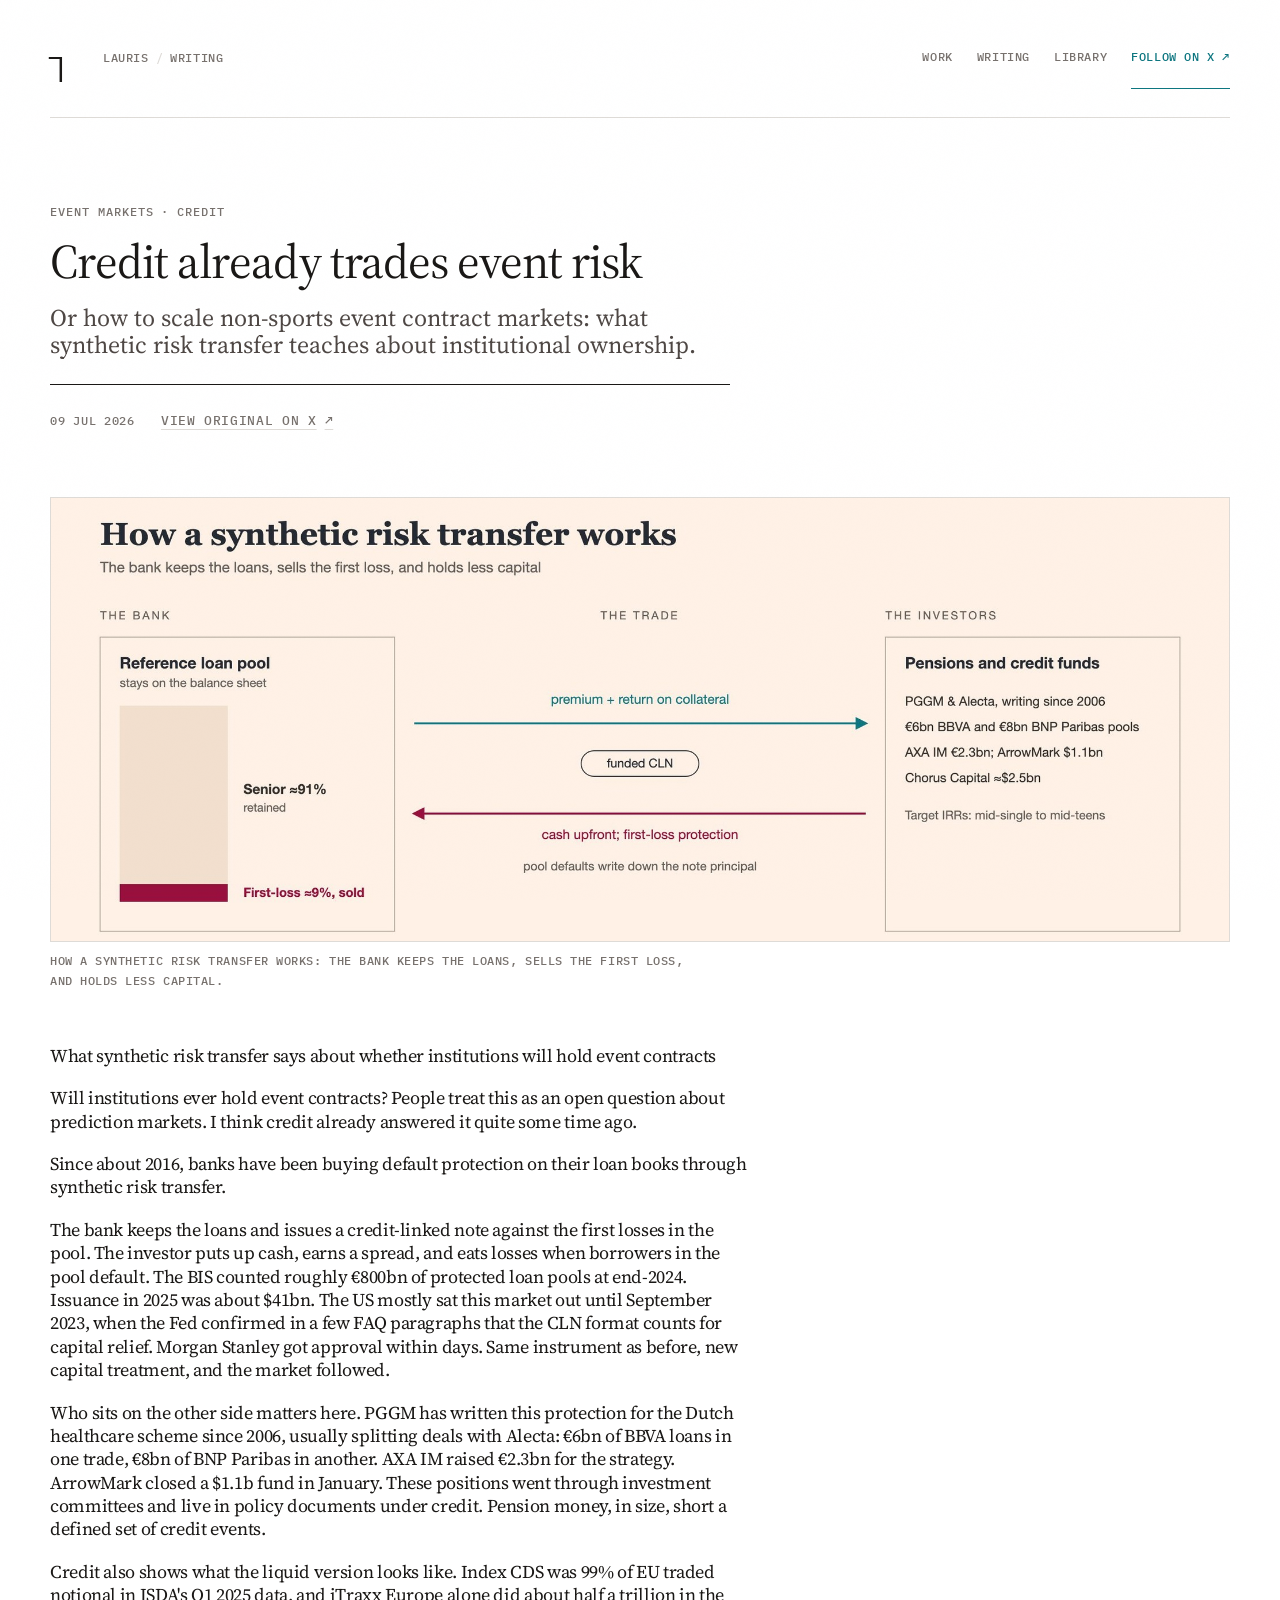
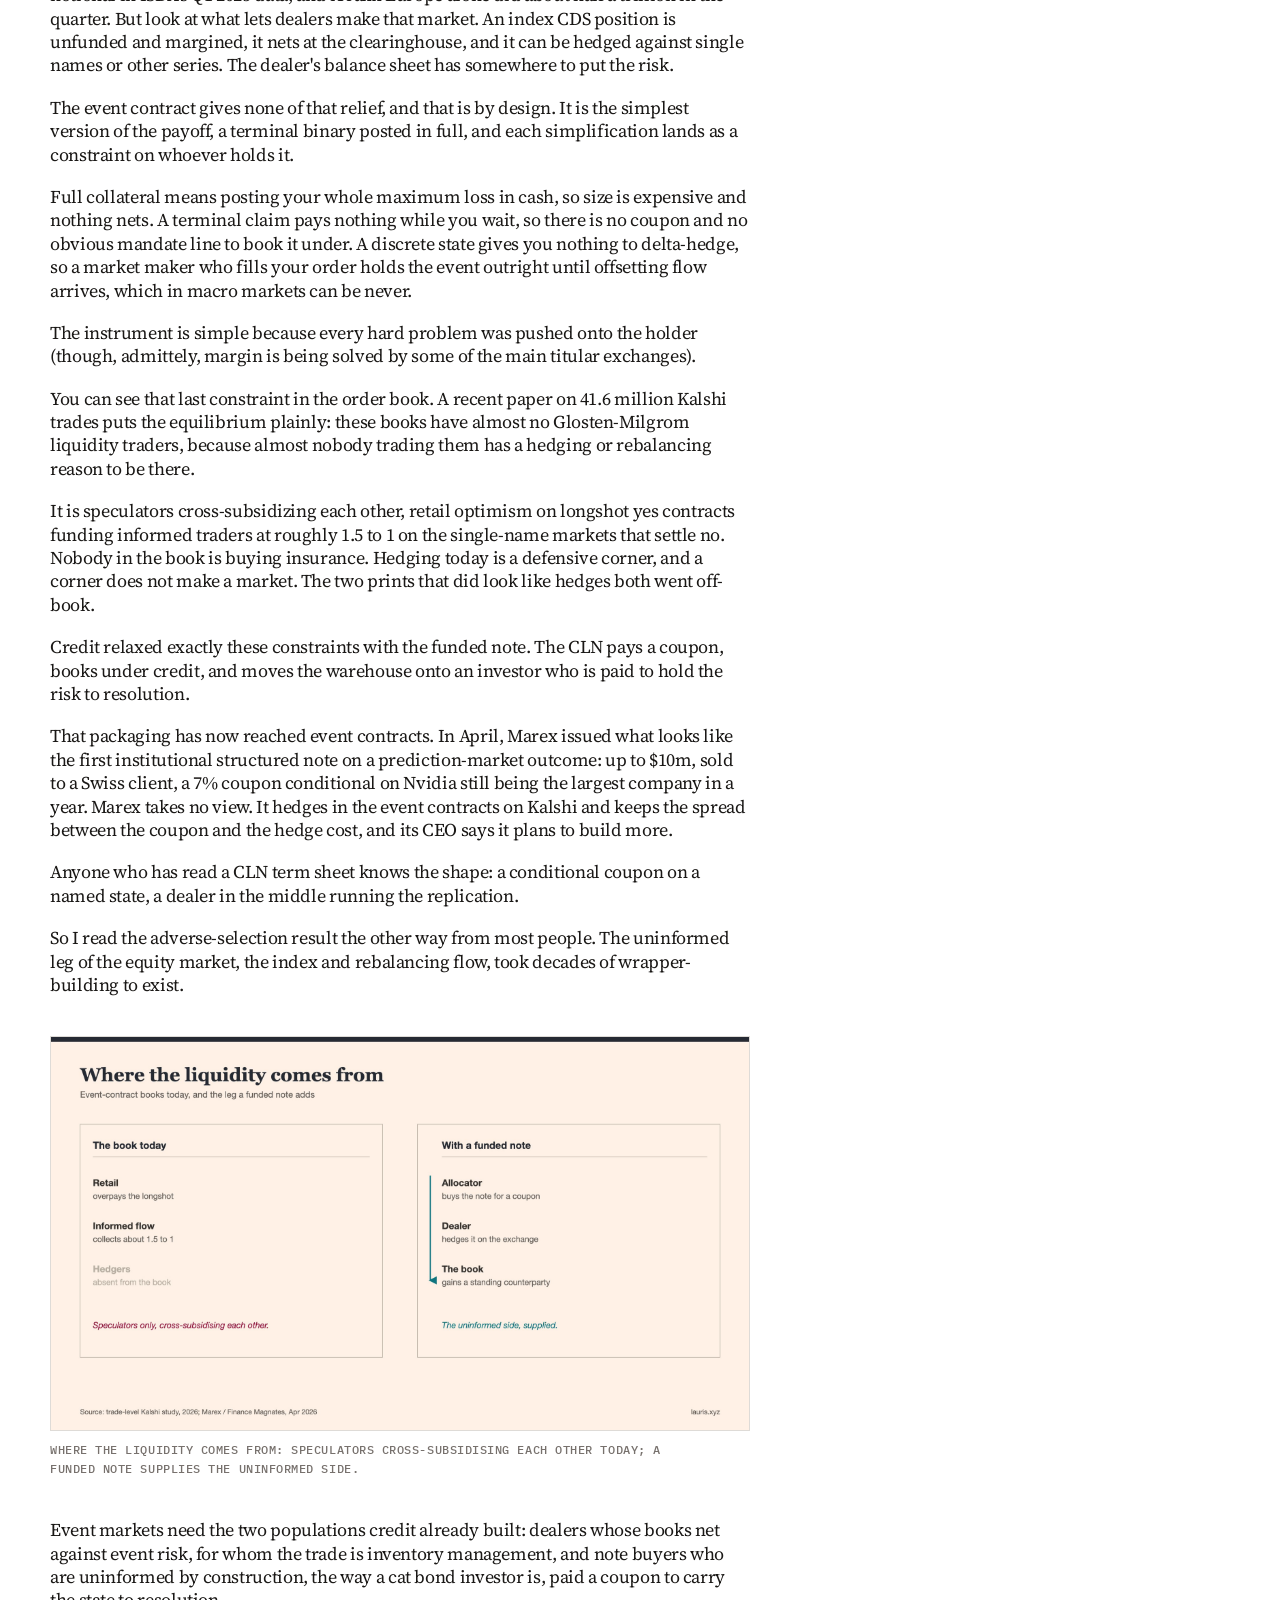
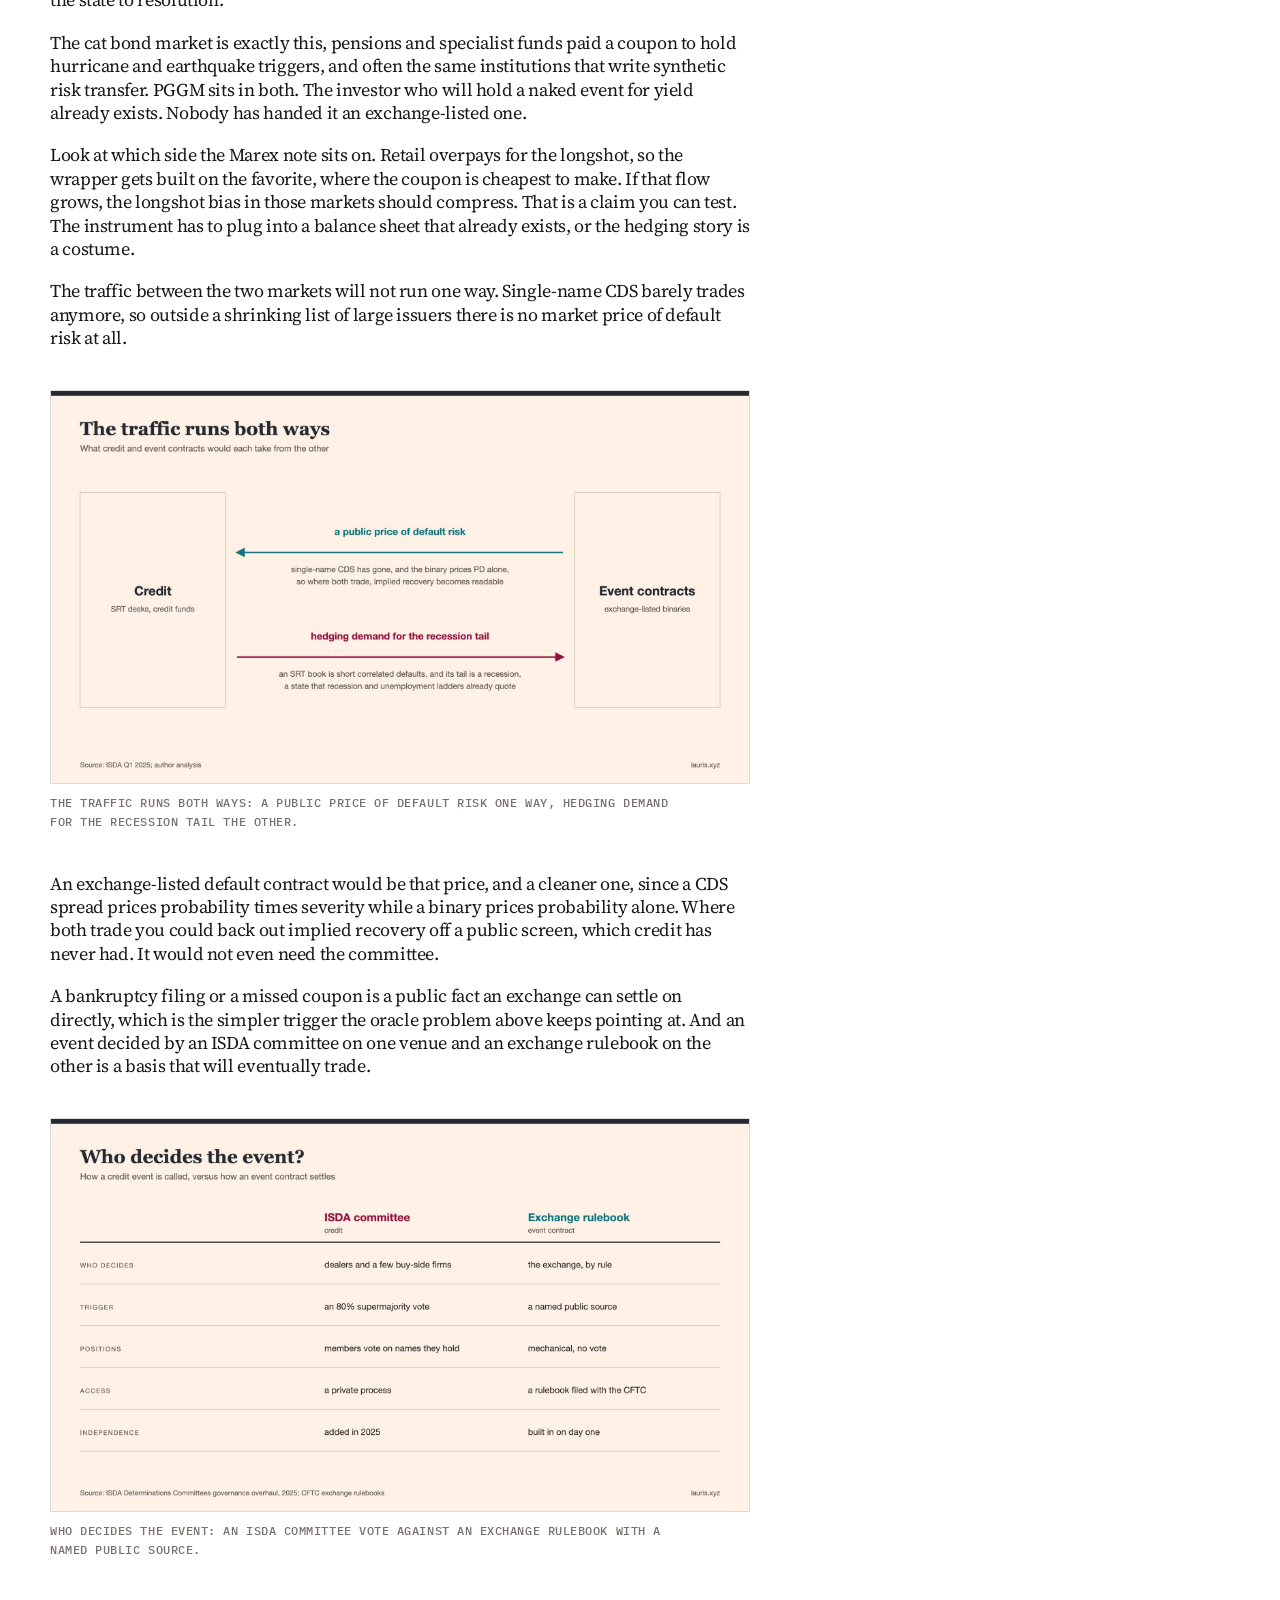
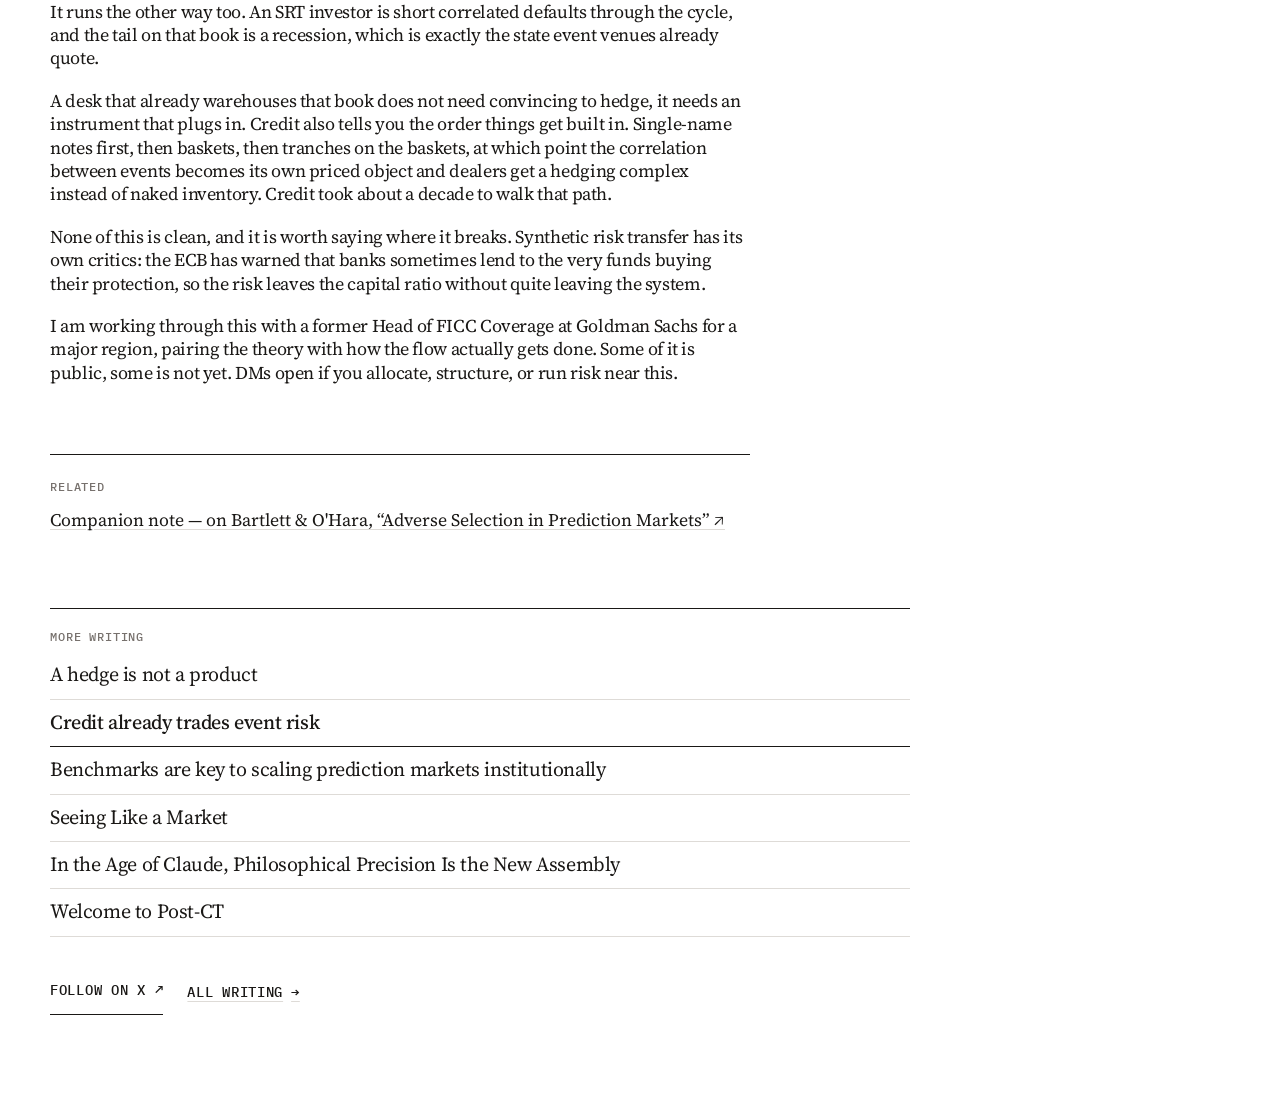
<file: writing/credit-already-trades-event-risk/index.html>
<!DOCTYPE html>
<html lang="en">
<head>
    <meta charset="UTF-8">
    <meta name="viewport" content="width=device-width, initial-scale=1.0">
    <title>Credit already trades event risk — Lauris</title>
    <meta name="description" content="Or how to scale non-sports event contract markets: what synthetic risk transfer teaches about institutional ownership.">
    <meta name="theme-color" content="#ffffff">
    <meta property="og:title" content="Credit already trades event risk — Lauris">
    <meta property="og:description" content="Or how to scale non-sports event contract markets: what synthetic risk transfer teaches about institutional ownership.">
    <meta property="og:url" content="https://lauris.xyz/writing/credit-already-trades-event-risk/">
    <meta property="og:type" content="article">
    <meta property="og:site_name" content="Lauris">
    <meta property="og:image" content="https://www.lauris.xyz/assets/writing/exh_credit_hero.jpg">
    <meta property="og:image:width" content="2048">
    <meta property="og:image:height" content="771">
    <meta property="og:image:alt" content="Credit already trades event risk">
    <meta name="twitter:card" content="summary_large_image">
    <meta name="twitter:creator" content="@lzminsky">
    <meta name="twitter:title" content="Credit already trades event risk — Lauris">
    <meta name="twitter:description" content="Or how to scale non-sports event contract markets: what synthetic risk transfer teaches about institutional ownership.">
    <meta name="twitter:image" content="https://www.lauris.xyz/assets/writing/exh_credit_hero.jpg">
    <meta name="twitter:image:alt" content="Credit already trades event risk">
    <link rel="canonical" href="https://lauris.xyz/writing/credit-already-trades-event-risk/">
    <link rel="icon" type="image/svg+xml" href="/favicon.svg">
    <link rel="mask-icon" href="/favicon.svg" color="#1a1816">
    <link rel="manifest" href="/site.webmanifest">
    <link rel="preconnect" href="https://fonts.googleapis.com">
    <link rel="preconnect" href="https://fonts.gstatic.com" crossorigin>
    <link href="https://fonts.googleapis.com/css2?family=IBM+Plex+Mono:wght@400;500&family=Source+Serif+4:ital,opsz,wght@0,8..60,200..900;1,8..60,200..900&display=swap" rel="stylesheet">
    <style>
        :root {
            --type-display: 'Source Serif 4', Georgia, 'Times New Roman', serif;
            --type-display-regular: 'Source Serif 4', Georgia, 'Times New Roman', serif;
            --type-body: 'Source Serif 4', Georgia, 'Times New Roman', serif;
            --type-mono: 'IBM Plex Mono', Consolas, monospace;
            --type-display-weight: 400;
            --type-display-tracking: -.02em;
            --type-label-tracking: .05em;
            --paper: #ffffff; --paper-raised: #ffffff; --ink: #1a1816; --ink-soft: #4e4744;
            --ink-muted: #77716d; --rule: #dedbd7; --teal: #0d7680; --wine: #0d7680;
            --ease-out: cubic-bezier(0.23, 1, 0.32, 1);
        }
        * { box-sizing: border-box; margin: 0; padding: 0; }
        ::selection { background: var(--ink); color: var(--paper); }
        html { background: #ffffff; font-size: 18px; }
        body {
            min-height: 100vh;
            background: var(--paper);
            color: var(--ink); font-family: var(--type-body); font-weight: 400; line-height: 1.3;
            letter-spacing: 0; -webkit-font-smoothing: antialiased; text-rendering: optimizeLegibility;
        }
        body::before {
            position: fixed; z-index: 9999; inset: 0; pointer-events: none; content: '';
            opacity: .018;
            background-image: url("data:image/svg+xml,%3Csvg xmlns='http://www.w3.org/2000/svg' width='160' height='160'%3E%3Cfilter id='grain'%3E%3CfeTurbulence type='fractalNoise' baseFrequency='.82' numOctaves='3' stitchTiles='stitch'/%3E%3C/filter%3E%3Crect width='100%25' height='100%25' filter='url(%23grain)' opacity='.72'/%3E%3C/svg%3E");
            background-size: 160px 160px; mix-blend-mode: multiply;
        }
        a { color: inherit; }
        img { display: block; max-width: 100%; height: auto; }
        .skip-link {
            position: fixed; z-index: 100; top: 12px; left: 12px; padding: 11px 14px;
            background: var(--ink); color: var(--paper); font: 500 .667rem/1 var(--type-mono);
            letter-spacing: .04em; text-decoration: none; text-transform: uppercase;
            transform: translateY(calc(-100% - 18px)); transition: transform 180ms var(--ease-out);
        }
        .skip-link:focus-visible { outline: 2px solid var(--teal); outline-offset: 3px; transform: none; }
        .container { width: min(1180px, calc(100% - 80px)); margin: 0 auto; padding: 42px 0 88px; }
        .mono { font-family: var(--type-mono); }
        .masthead { display: flex; align-items: flex-start; justify-content: space-between; gap: 32px;
            padding-bottom: 28px; border-bottom: 1px solid var(--rule); }
        .masthead-origin { display: flex; align-items: flex-start; gap: 17px; min-width: 0; }
        .mark-link { display: grid; min-width: 36px; min-height: 44px; color: var(--ink); text-decoration: none; place-content: start; }
        .mark-symbol { font: 2rem/0.8 var(--type-mono); }
        .crumb { padding-top: 6px; color: var(--ink-muted); font: 500 .667rem/1.6 var(--type-mono); letter-spacing: .05em; text-transform: uppercase; }
        .crumb a { color: var(--ink-muted); text-decoration: none; transition: color 180ms var(--ease-out); }
        .crumb a:hover, .crumb a:focus-visible { color: var(--ink); }
        .crumb span { margin: 0 7px; color: var(--rule); }
        .nav { display: flex; flex-wrap: wrap; align-items: baseline; justify-content: flex-end; gap: 8px 24px; padding-top: 3px; }
        .nav a { display: inline-flex; align-items: flex-start; min-height: 44px; padding-top: 5px; color: var(--ink-muted);
            font: 500 12px/1.2 var(--type-mono); letter-spacing: .05em;
            text-decoration: none; text-transform: uppercase; transition: color 180ms var(--ease-out); }
        .nav a:hover { color: var(--ink); }
        .nav a.nav-x { padding-bottom: 3px; border-bottom: 1px solid currentColor; color: var(--teal); }
        .nav a.nav-x:hover { color: var(--ink); }
        .nav-menu { position: relative; display: none; }
        .nav-menu summary {
            display: inline-flex; min-width: 44px; min-height: 44px; padding: 5px 5px 0;
            align-items: flex-start; justify-content: center; color: var(--ink-muted);
            font: 500 12px/1.2 var(--type-mono); letter-spacing: .05em;
            list-style: none; cursor: pointer; text-transform: uppercase;
        }
        .nav-menu summary::-webkit-details-marker { display: none; }
        .nav-menu summary::after { margin-left: 6px; content: '+'; }
        .nav-menu[open] summary { color: var(--teal); }
        .nav-menu[open] summary::after { content: '−'; }
        .nav-menu-panel {
            position: absolute; z-index: 50; top: 46px; right: 0; width: 204px; padding: 7px;
            border: 1px solid var(--rule); background: var(--paper);
            box-shadow: 0 14px 36px rgba(1, 22, 20, .09);
        }
        .nav-menu-panel a {
            display: flex; width: 100%; min-height: 44px; padding: 11px 12px 9px;
            align-items: center; justify-content: flex-start; font-size: 12px;
        }
        .nav-menu-panel a + a { border-top: 1px solid var(--rule); }
        .nav-menu-panel .nav-menu-x { display: none; color: var(--teal); }
        a:focus-visible { outline: 2px solid var(--teal); outline-offset: 4px; }
        .text-link { display: inline-flex; align-items: center; gap: 8px; min-height: 44px; color: var(--ink);
            font: 500 14px/1.2 var(--type-mono); letter-spacing: .05em;
            text-decoration: underline; text-decoration-color: var(--rule); text-underline-offset: 4px; text-transform: uppercase; }
        .text-link::after { content: '↗'; transition: transform 180ms var(--ease-out); }
        .text-link--in::after { content: '→'; }
        .text-link:hover::after { transform: translate(2px, -2px); }
        .text-link--in:hover::after { transform: translateX(3px); }
        .btn-x { display: inline-flex; align-items: center; gap: 9px; min-height: 44px; padding: 2px 0 5px;
            border: 0; border-bottom: 1px solid currentColor; color: var(--ink);
            font: 500 14px/1.2 var(--type-mono); letter-spacing: .05em;
            text-decoration: none; text-transform: uppercase; transition: color 180ms var(--ease-out); }
        .btn-x::after { content: '↗'; }
        .btn-x:hover { color: var(--teal); }
        .art-title, .arch-title, .arch-item-title, .shelf-title {
            font-family: var(--type-display); font-weight: var(--type-display-weight); letter-spacing: var(--type-display-tracking);
        }
        .art-deck { font-family: var(--type-display); font-weight: 400; font-style: normal; }
        @media (max-width: 960px) {
            .masthead { gap: 24px; }
            .nav { position: relative; flex-wrap: nowrap; gap: 0 14px; }
            .nav > a { min-width: 44px; padding-right: 5px; padding-left: 5px; justify-content: center; white-space: nowrap; }
            .nav > .nav-wide { display: none; }
            .nav-menu { display: block; }
        }
        @media (max-width: 640px) {
            html { font-size: 17px; }
            .container { width: calc(100% - 32px); padding: 22px 0 48px; }
            .masthead { display: flex; align-items: flex-start; gap: 16px; padding-bottom: 15px; }
            .masthead-origin { flex: 0 0 44px; }
            .mark-link { min-width: 44px; min-height: 44px; }
            .mark-symbol { font-size: 1.7rem; }
            .crumb { display: none; }
            .nav { flex: 1; flex-wrap: nowrap; justify-content: flex-end; gap: 0 10px; margin-top: 0; padding-top: 0; }
            .nav > a { min-width: 44px; min-height: 44px; padding: 5px 3px 0; font-size: 12px; white-space: nowrap; }
            .nav > .nav-x { display: none; }
            .nav-menu summary { min-width: 44px; min-height: 44px; padding-top: 5px; font-size: 12px; }
            .nav-menu-panel .nav-menu-x { display: flex; }
        }
        @media (prefers-reduced-motion: reduce) {
            *, *::before, *::after { transition-duration: .01ms !important; animation-duration: .01ms !important; }
        }
        @media print { body::before { display: none; } }
</style>
    <link rel="stylesheet" href="/assets/article.css">
</head>
<body>
    <a class="skip-link" href="#main-content">Skip to content</a>
    <div class="container">
        <header class="masthead">
            <div class="masthead-origin">
                <a href="/" class="mark-link" aria-label="Lauris — home"><span class="mark-symbol">┐</span></a>
                <p class="crumb"><a href="/">Lauris</a><span>/</span><a href="/writing/">Writing</a></p>
            </div>
            <nav class="nav" aria-label="Primary navigation">
                <a href="/#work">Work</a>
                <a href="/writing/">Writing</a>
                <a class="nav-wide" href="/#library">Library</a>
                <a class="nav-x" href="https://x.com/lzminsky" target="_blank" rel="noopener">Follow on X ↗</a>
                <details class="nav-menu">
                    <summary>Menu</summary>
                    <div class="nav-menu-panel">
                        <a href="/">Home</a>
                        <a href="/#now">Now</a>
                        <a href="/#formation">Formation</a>
                        <a href="/#library">Library</a>
                        <a class="nav-menu-x" href="https://x.com/lzminsky" target="_blank" rel="noopener">Follow on X ↗</a>
                    </div>
                </details>
            </nav>
        </header>
        <main id="main-content">

            <article data-slug="credit-already-trades-event-risk">
                <header class="art-head">
                    <p class="art-kicker">Event markets · credit</p>
                    <h1 class="art-title">Credit already trades event risk</h1>
                    <p class="art-deck">Or how to scale non-sports event contract markets: what synthetic risk transfer teaches about institutional ownership.</p>
                    <div class="art-meta">
                        <time datetime="2026-07-09">09 Jul 2026</time>
                        <a class="text-link" href="https://x.com/lzminsky/status/2075235328995033576" target="_blank" rel="noopener">View original on X</a>
                    </div>
                </header>
                <figure class="art-hero">
                    <img src="/assets/writing/exh_credit_hero.jpg" alt="How a synthetic risk transfer works: the bank keeps the loans, sells the first loss, and holds less capital." width="2048" height="771">
                    <figcaption>How a synthetic risk transfer works: the bank keeps the loans, sells the first loss, and holds less capital.</figcaption>
                </figure>
                <div class="art-body">
<p>What synthetic risk transfer says about whether institutions will hold event contracts</p>
<p>Will institutions ever hold event contracts? People treat this as an open question about prediction markets. I think credit already answered it quite some time ago.</p>
<p>Since about 2016, banks have been buying default protection on their loan books through synthetic risk transfer.</p>
<p>The bank keeps the loans and issues a credit-linked note against the first losses in the pool. The investor puts up cash, earns a spread, and eats losses when borrowers in the pool default. The BIS counted roughly €800bn of protected loan pools at end-2024. Issuance in 2025 was about $41bn. The US mostly sat this market out until September 2023, when the Fed confirmed in a few FAQ paragraphs that the CLN format counts for capital relief. Morgan Stanley got approval within days. Same instrument as before, new capital treatment, and the market followed.</p>
<p>Who sits on the other side matters here. PGGM has written this protection for the Dutch healthcare scheme since 2006, usually splitting deals with Alecta: €6bn of BBVA loans in one trade, €8bn of BNP Paribas in another. AXA IM raised €2.3bn for the strategy. ArrowMark closed a $1.1b fund in January. These positions went through investment committees and live in policy documents under credit. Pension money, in size, short a defined set of credit events.</p>
<p>Credit also shows what the liquid version looks like. Index CDS was 99% of EU traded notional in ISDA's Q1 2025 data, and iTraxx Europe alone did about half a trillion in the quarter. But look at what lets dealers make that market. An index CDS position is unfunded and margined, it nets at the clearinghouse, and it can be hedged against single names or other series. The dealer's balance sheet has somewhere to put the risk.</p>
<p>The event contract gives none of that relief, and that is by design. It is the simplest version of the payoff, a terminal binary posted in full, and each simplification lands as a constraint on whoever holds it.</p>
<p>Full collateral means posting your whole maximum loss in cash, so size is expensive and nothing nets.
A terminal claim pays nothing while you wait, so there is no coupon and no obvious mandate line to book it under.
A discrete state gives you nothing to delta-hedge, so a market maker who fills your order holds the event outright until offsetting flow arrives, which in macro markets can be never.</p>
<p>The instrument is simple because every hard problem was pushed onto the holder (though, admittely, margin is being solved by some of the main titular exchanges).</p>
<p>You can see that last constraint in the order book. A recent paper on 41.6 million Kalshi trades puts the equilibrium plainly: these books have almost no Glosten-Milgrom liquidity traders, because almost nobody trading them has a hedging or rebalancing reason to be there.</p>
<p>It is speculators cross-subsidizing each other, retail optimism on longshot yes contracts funding informed traders at roughly 1.5 to 1 on the single-name markets that settle no. Nobody in the book is buying insurance. Hedging today is a defensive corner, and a corner does not make a market. The two prints that did look like hedges both went off-book.</p>
<p>Credit relaxed exactly these constraints with the funded note. The CLN pays a coupon, books under credit, and moves the warehouse onto an investor who is paid to hold the risk to resolution.</p>
<p>That packaging has now reached event contracts. In April, Marex issued what looks like the first institutional structured note on a prediction-market outcome: up to $10m, sold to a Swiss client, a 7% coupon conditional on Nvidia still being the largest company in a year. Marex takes no view. It hedges in the event contracts on Kalshi and keeps the spread between the coupon and the hedge cost, and its CEO says it plans to build more.</p>
<p>Anyone who has read a CLN term sheet knows the shape: a conditional coupon on a named state, a dealer in the middle running the replication.</p>
<p>So I read the adverse-selection result the other way from most people. The uninformed leg of the equity market, the index and rebalancing flow, took decades of wrapper-building to exist.</p>
<figure class="art-fig" id="f2-fig1"><img src="/assets/writing/article2_credit_3_liquidity.png" alt="Where the liquidity comes from: speculators cross-subsidising each other today; a funded note supplies the uninformed side." width="2048" height="1152" loading="lazy"><figcaption>Where the liquidity comes from: speculators cross-subsidising each other today; a funded note supplies the uninformed side.</figcaption></figure>
<p>Event markets need the two populations credit already built: dealers whose books net against event risk, for whom the trade is inventory management, and note buyers who are uninformed by construction, the way a cat bond investor is, paid a coupon to carry the state to resolution.</p>
<p>The cat bond market is exactly this, pensions and specialist funds paid a coupon to hold hurricane and earthquake triggers, and often the same institutions that write synthetic risk transfer. PGGM sits in both. The investor who will hold a naked event for yield already exists. Nobody has handed it an exchange-listed one.</p>
<p>Look at which side the Marex note sits on. Retail overpays for the longshot, so the wrapper gets built on the favorite, where the coupon is cheapest to make. If that flow grows, the longshot bias in those markets should compress. That is a claim you can test. The instrument has to plug into a balance sheet that already exists, or the hedging story is a costume.</p>
<p>The traffic between the two markets will not run one way. Single-name CDS barely trades anymore, so outside a shrinking list of large issuers there is no market price of default risk at all.</p>
<figure class="art-fig" id="f2-fig2"><img src="/assets/writing/article2_credit_4_traffic.png" alt="The traffic runs both ways: a public price of default risk one way, hedging demand for the recession tail the other." width="2048" height="1152" loading="lazy"><figcaption>The traffic runs both ways: a public price of default risk one way, hedging demand for the recession tail the other.</figcaption></figure>
<p>An exchange-listed default contract would be that price, and a cleaner one, since a CDS spread prices probability times severity while a binary prices probability alone. Where both trade you could back out implied recovery off a public screen, which credit has never had. It would not even need the committee.</p>
<p>A bankruptcy filing or a missed coupon is a public fact an exchange can settle on directly, which is the simpler trigger the oracle problem above keeps pointing at. And an event decided by an ISDA committee on one venue and an exchange rulebook on the other is a basis that will eventually trade.</p>
<figure class="art-fig" id="f2-fig3"><img src="/assets/writing/article2_credit_2_who_decides.png" alt="Who decides the event: an ISDA committee vote against an exchange rulebook with a named public source." width="2048" height="1152" loading="lazy"><figcaption>Who decides the event: an ISDA committee vote against an exchange rulebook with a named public source.</figcaption></figure>
<p>It runs the other way too. An SRT investor is short correlated defaults through the cycle, and the tail on that book is a recession, which is exactly the state event venues already quote.</p>
<p>A desk that already warehouses that book does not need convincing to hedge, it needs an instrument that plugs in. Credit also tells you the order things get built in. Single-name notes first, then baskets, then tranches on the baskets, at which point the correlation between events becomes its own priced object and dealers get a hedging complex instead of naked inventory. Credit took about a decade to walk that path.</p>
<p>None of this is clean, and it is worth saying where it breaks. Synthetic risk transfer has its own critics: the ECB has warned that banks sometimes lend to the very funds buying their protection, so the risk leaves the capital ratio without quite leaving the system.</p>
<p>I am working through this with a former Head of FICC Coverage at Goldman Sachs for a major region, pairing the theory with how the flow actually gets done. Some of it is public, some is not yet. DMs open if you allocate, structure, or run risk near this.</p>
                </div>
            </article>
            <aside class="art-after">
                <p class="art-after-kicker">Related</p>
                <ul><li><a href="https://x.com/lzminsky/status/2075646380500987956" target="_blank" rel="noopener">Companion note — on Bartlett &amp; O'Hara, “Adverse Selection in Prediction Markets” ↗</a></li></ul>
            </aside>
            <nav class="shelf" aria-label="All writing"><p class="shelf-label">More writing</p><a class="shelf-item" href="/writing/a-hedge-is-not-a-product/"><span class="shelf-title">A hedge is not a product</span></a><a class="shelf-item is-here" href="/writing/credit-already-trades-event-risk/" aria-current="page"><span class="shelf-title">Credit already trades event risk</span></a><a class="shelf-item" href="/writing/benchmarks-and-institutional-scale/"><span class="shelf-title">Benchmarks are key to scaling prediction markets institutionally</span></a><a class="shelf-item" href="/writing/seeing-like-a-market/"><span class="shelf-title">Seeing Like a Market</span></a><a class="shelf-item" href="/writing/philosophical-precision-is-the-new-assembly/"><span class="shelf-title">In the Age of Claude, Philosophical Precision Is the New Assembly</span></a><a class="shelf-item" href="/writing/welcome-to-post-ct/"><span class="shelf-title">Welcome to Post-CT</span></a></nav>
            <div class="art-cta">
                <a class="btn-x" href="https://x.com/lzminsky" target="_blank" rel="noopener">Follow on X</a>
                <a class="text-link text-link--in" href="/writing/">All writing</a>
            </div>
        </main>
    </div>
    <script>
        (() => {
            const navMenus = Array.from(document.querySelectorAll('.nav-menu'));
            const closeNavMenus = (except = null) => {
                navMenus.forEach(menu => {
                    if (menu !== except) menu.removeAttribute('open');
                });
            };
            navMenus.forEach(menu => {
                menu.addEventListener('toggle', () => {
                    if (menu.open) closeNavMenus(menu);
                });
                menu.addEventListener('click', event => {
                    if (event.target.closest('a')) menu.removeAttribute('open');
                });
                menu.addEventListener('keydown', event => {
                    if (event.key !== 'Escape') return;
                    menu.removeAttribute('open');
                    menu.querySelector('summary')?.focus();
                });
            });
            document.addEventListener('click', event => {
                if (!event.target.closest('.nav-menu')) closeNavMenus();
            });

            if (window.matchMedia('(prefers-reduced-motion: reduce)').matches) return;
            const items = Array.from(document.querySelectorAll('[data-animate]'));
            if (!items.length || !('IntersectionObserver' in window)) return;
            document.documentElement.classList.add('motion-ready');
            const observer = new IntersectionObserver((entries) => {
                entries.forEach((entry) => {
                    if (!entry.isIntersecting) return;
                    entry.target.classList.add('is-visible');
                    observer.unobserve(entry.target);
                });
            }, { rootMargin: '0px 0px -8% 0px', threshold: .06 });
            items.forEach((item) => observer.observe(item));
        })();
    </script>
</body>
</html>
</file>
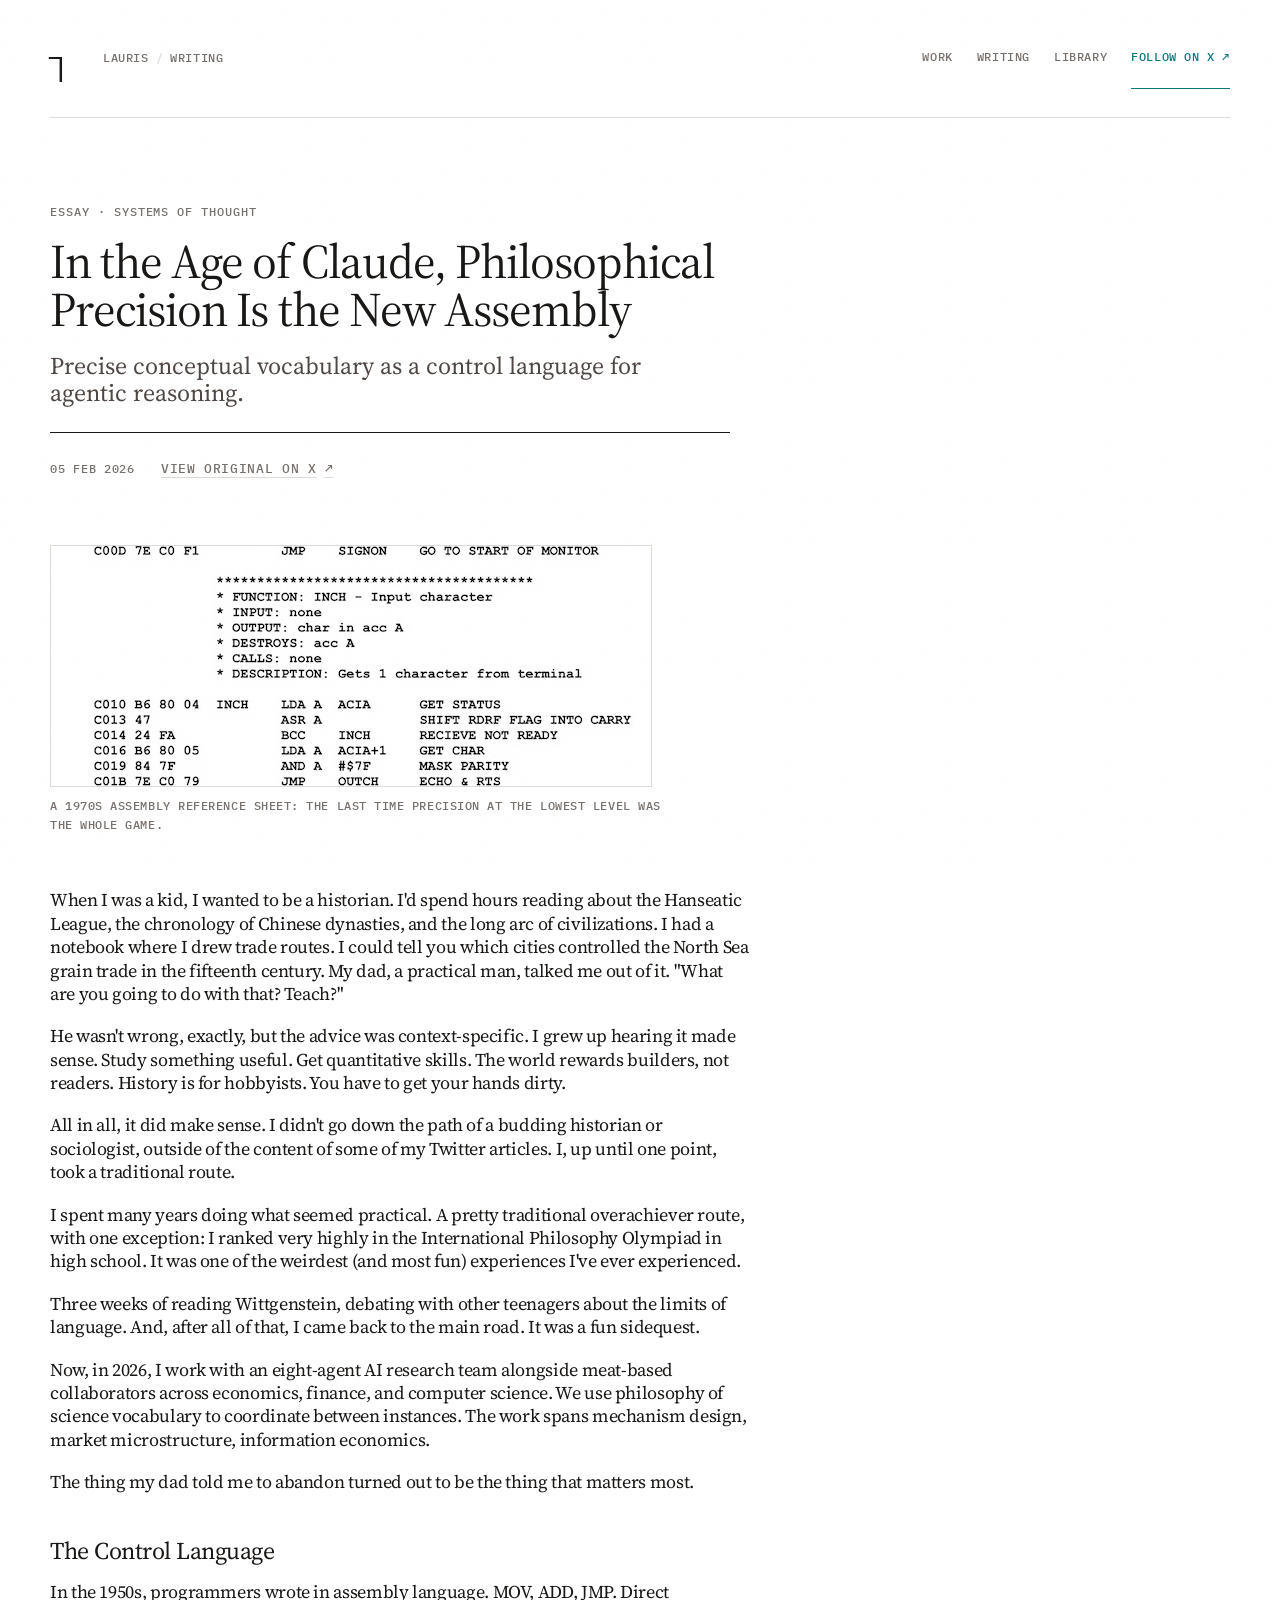
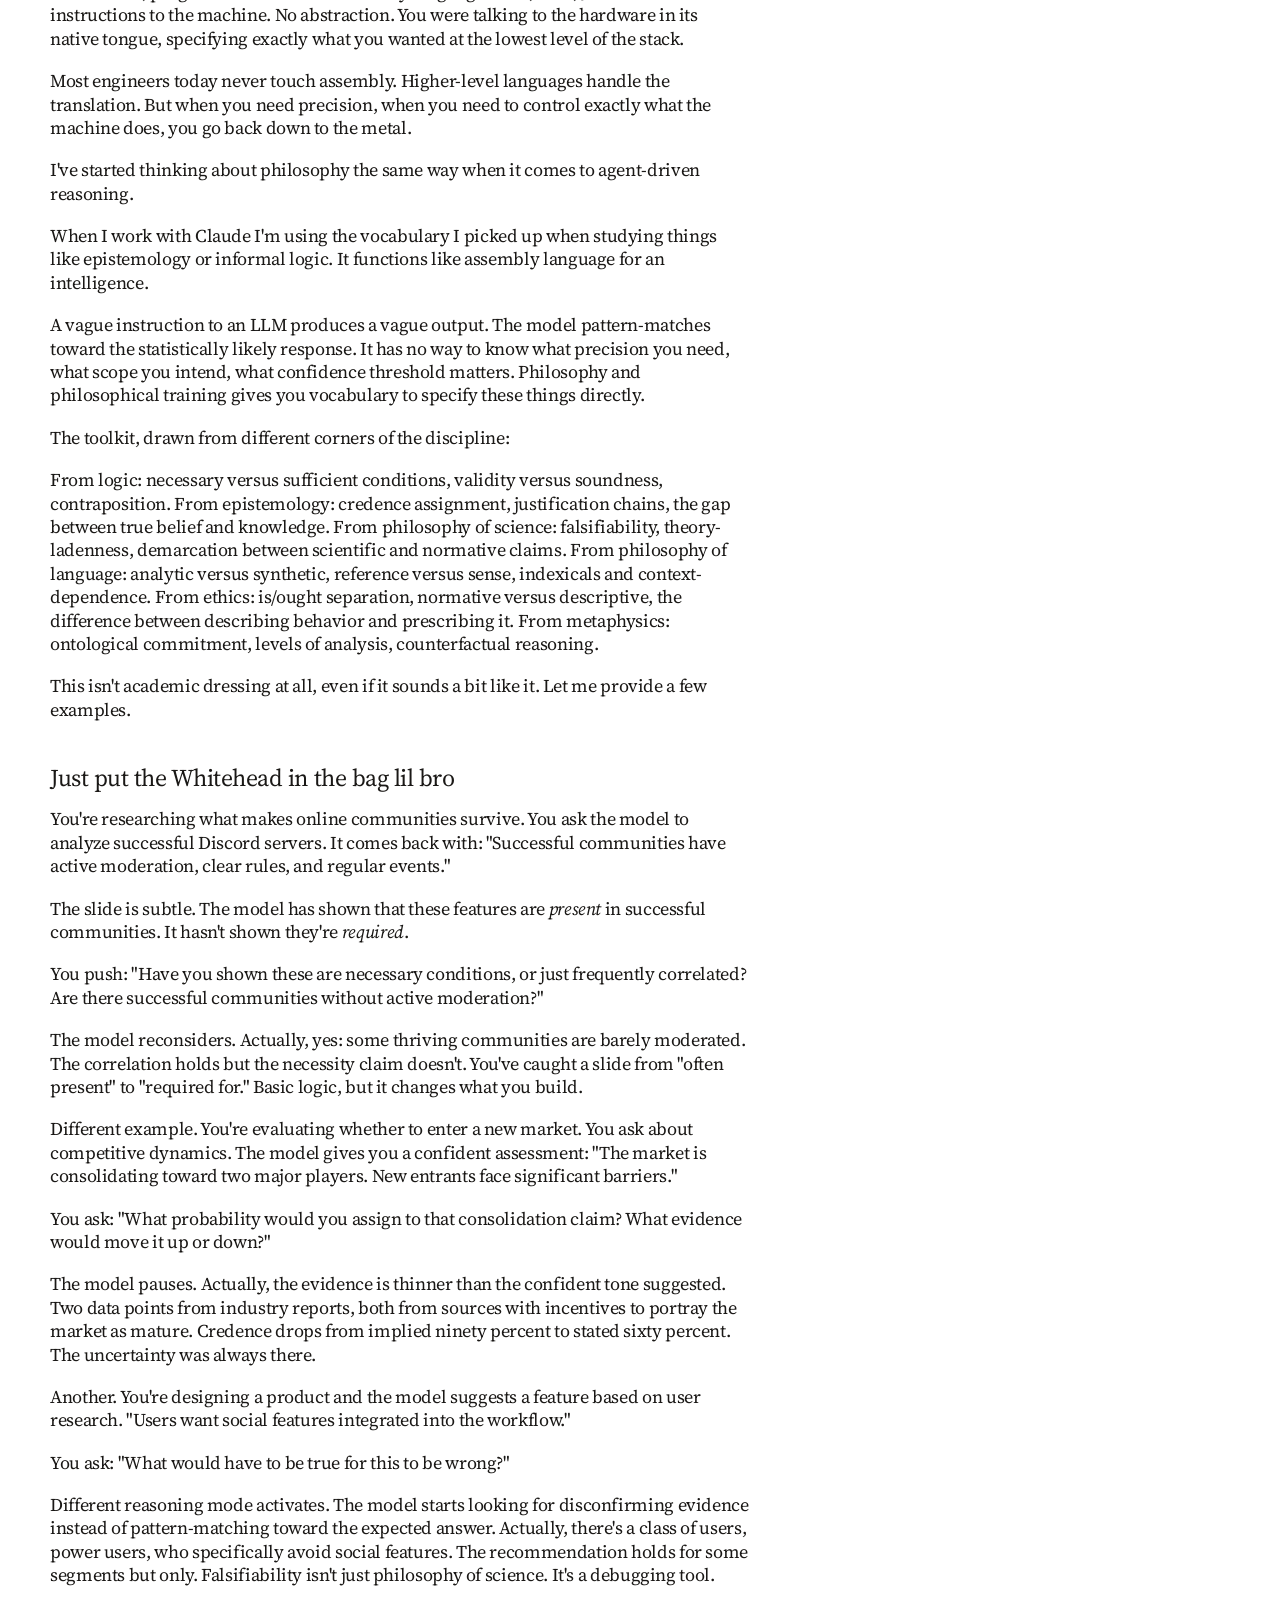
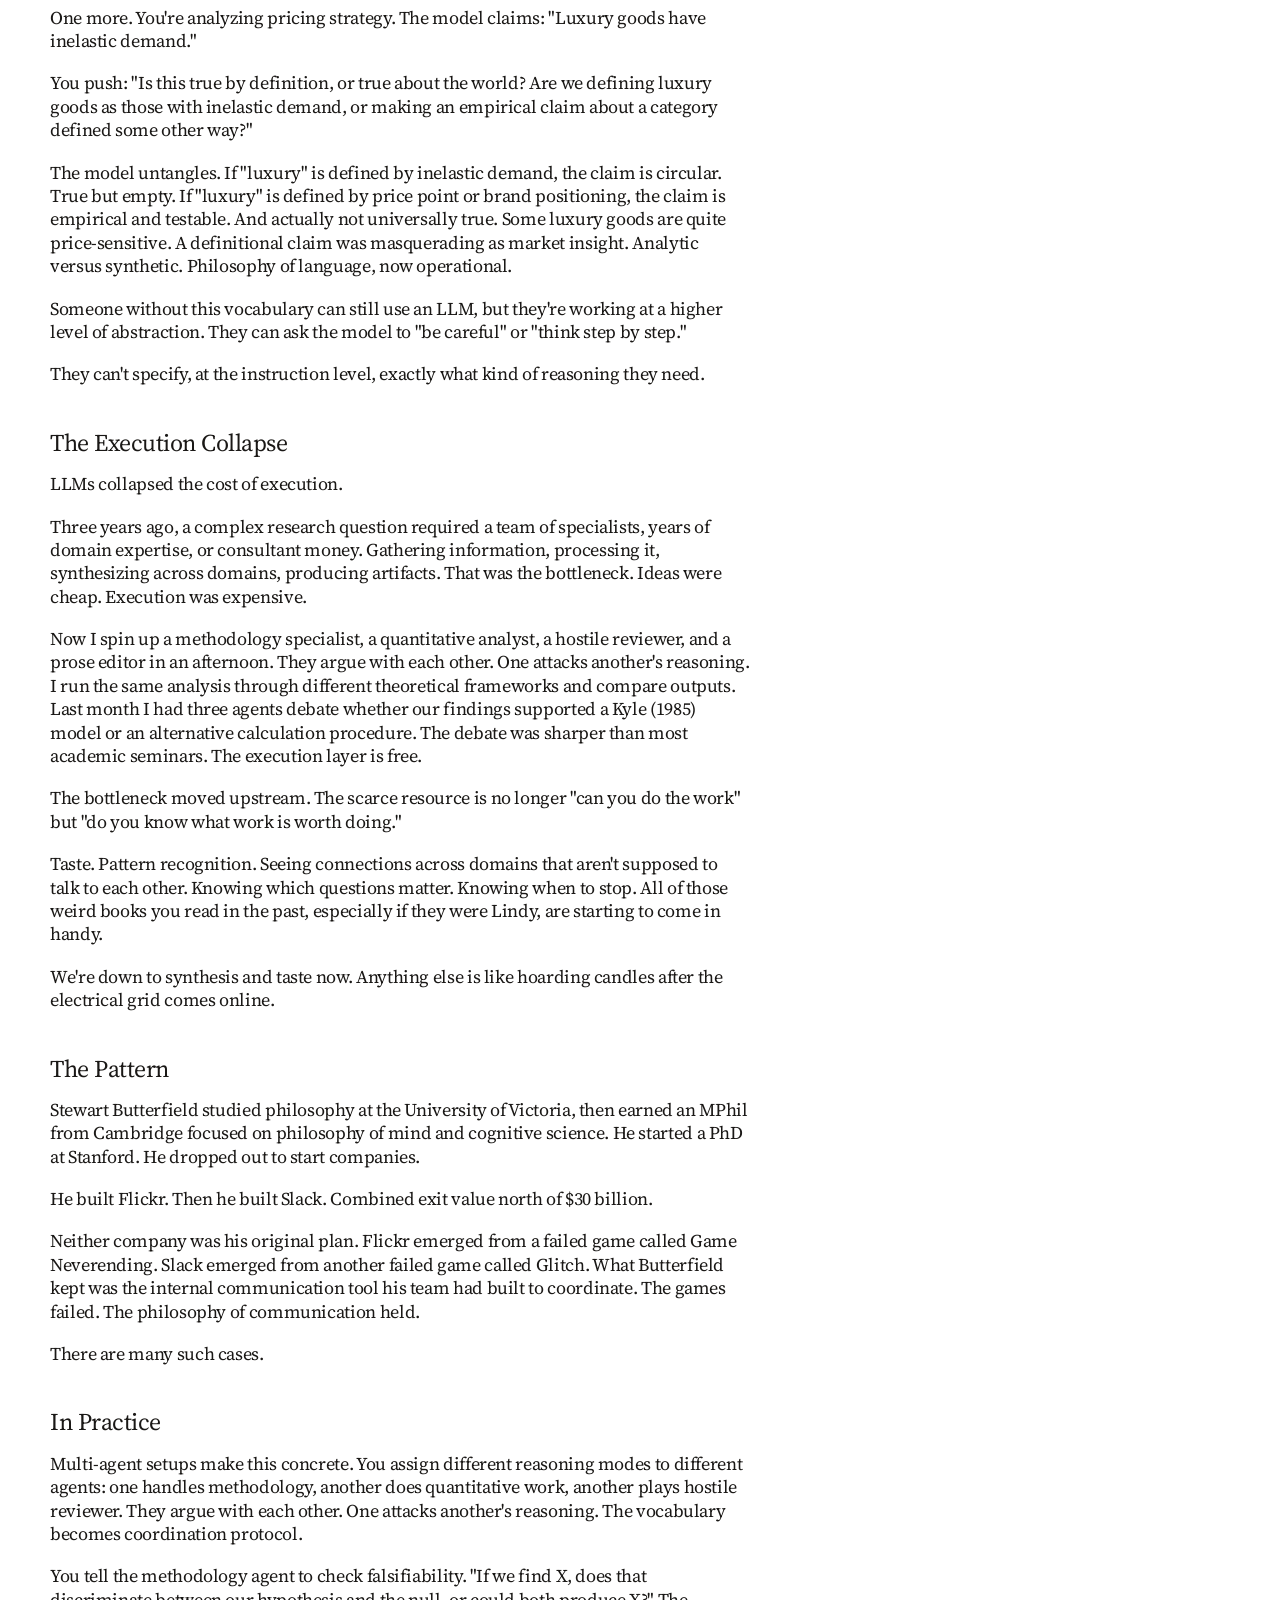
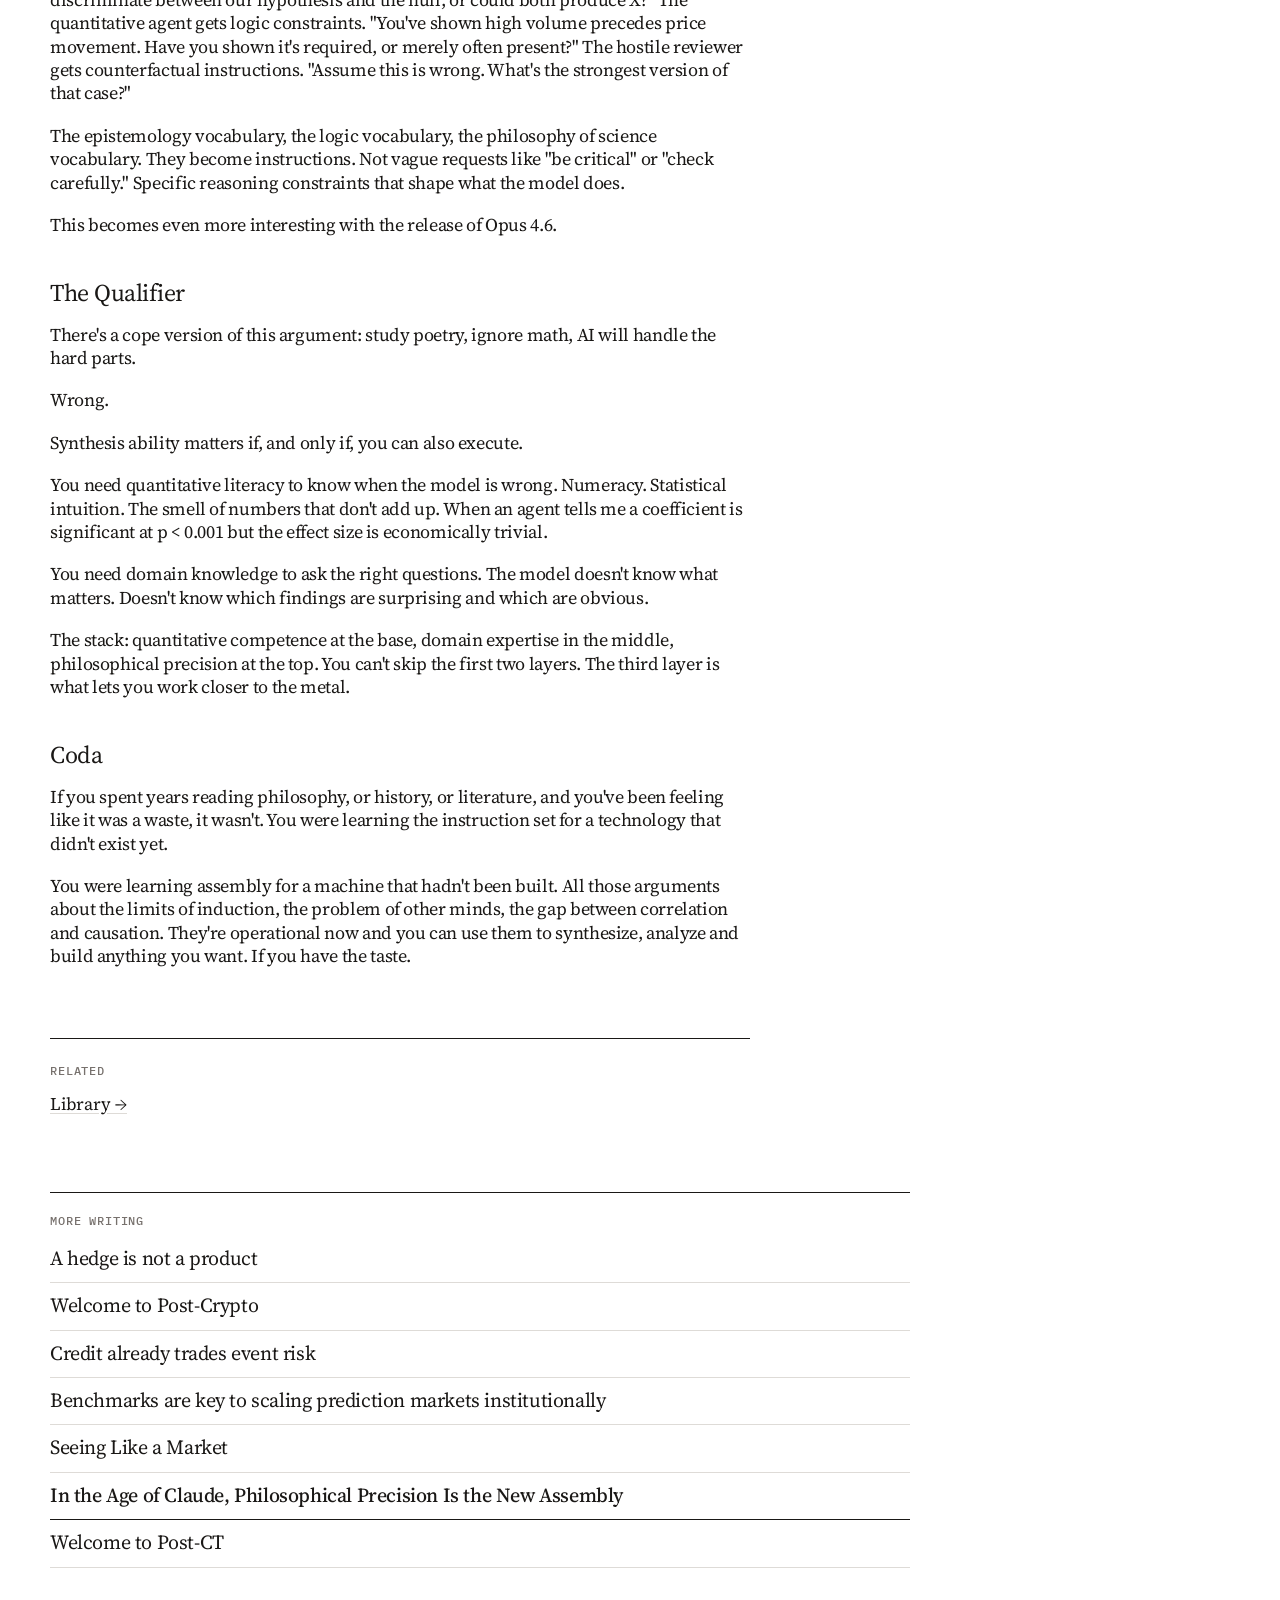
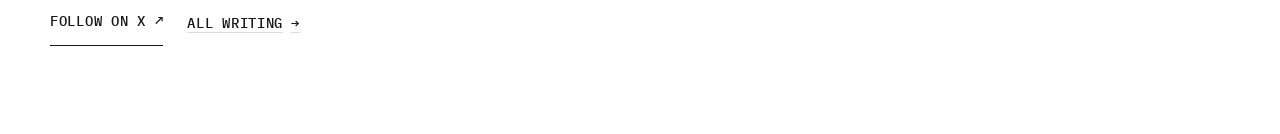
<file: writing/philosophical-precision-is-the-new-assembly/index.html>
<!DOCTYPE html>
<html lang="en">
<head>
    <meta charset="UTF-8">
    <meta name="viewport" content="width=device-width, initial-scale=1.0">
    <title>In the Age of Claude, Philosophical Precision Is the New Assembly — Lauris</title>
    <meta name="description" content="Precise conceptual vocabulary as a control language for agentic reasoning.">
    <meta name="theme-color" content="#ffffff">
    <meta property="og:title" content="In the Age of Claude, Philosophical Precision Is the New Assembly — Lauris">
    <meta property="og:description" content="Precise conceptual vocabulary as a control language for agentic reasoning.">
    <meta property="og:url" content="https://lauris.xyz/writing/philosophical-precision-is-the-new-assembly/">
    <meta property="og:type" content="article">
    <meta property="og:site_name" content="Lauris">
    <meta property="og:image" content="https://www.lauris.xyz/assets/writing/article5_claude_hero.png">
    <meta property="og:image:width" content="600">
    <meta property="og:image:height" content="240">
    <meta property="og:image:alt" content="In the Age of Claude, Philosophical Precision Is the New Assembly">
    <meta name="twitter:card" content="summary_large_image">
    <meta name="twitter:creator" content="@lzminsky">
    <meta name="twitter:title" content="In the Age of Claude, Philosophical Precision Is the New Assembly — Lauris">
    <meta name="twitter:description" content="Precise conceptual vocabulary as a control language for agentic reasoning.">
    <meta name="twitter:image" content="https://www.lauris.xyz/assets/writing/article5_claude_hero.png">
    <meta name="twitter:image:alt" content="In the Age of Claude, Philosophical Precision Is the New Assembly">
    <link rel="canonical" href="https://lauris.xyz/writing/philosophical-precision-is-the-new-assembly/">
    <link rel="icon" type="image/svg+xml" href="/favicon.svg">
    <link rel="mask-icon" href="/favicon.svg" color="#1a1816">
    <link rel="manifest" href="/site.webmanifest">
    <link rel="preconnect" href="https://fonts.googleapis.com">
    <link rel="preconnect" href="https://fonts.gstatic.com" crossorigin>
    <link href="https://fonts.googleapis.com/css2?family=IBM+Plex+Mono:wght@400;500&family=Source+Serif+4:ital,opsz,wght@0,8..60,200..900;1,8..60,200..900&display=swap" rel="stylesheet">
    <style>
        :root {
            --type-display: 'Source Serif 4', Georgia, 'Times New Roman', serif;
            --type-display-regular: 'Source Serif 4', Georgia, 'Times New Roman', serif;
            --type-body: 'Source Serif 4', Georgia, 'Times New Roman', serif;
            --type-mono: 'IBM Plex Mono', Consolas, monospace;
            --type-display-weight: 400;
            --type-display-tracking: -.02em;
            --type-label-tracking: .05em;
            --paper: #ffffff; --paper-raised: #ffffff; --ink: #1a1816; --ink-soft: #4e4744;
            --ink-muted: #77716d; --rule: #dedbd7; --teal: #0d7680; --wine: #0d7680;
            --ease-out: cubic-bezier(0.23, 1, 0.32, 1);
        }
        * { box-sizing: border-box; margin: 0; padding: 0; }
        ::selection { background: var(--ink); color: var(--paper); }
        html { background: #ffffff; font-size: 18px; }
        body {
            min-height: 100vh;
            background: var(--paper);
            color: var(--ink); font-family: var(--type-body); font-weight: 400; line-height: 1.3;
            letter-spacing: 0; -webkit-font-smoothing: antialiased; text-rendering: optimizeLegibility;
        }
        body::before {
            position: fixed; z-index: 9999; inset: 0; pointer-events: none; content: '';
            opacity: .018;
            background-image: url("data:image/svg+xml,%3Csvg xmlns='http://www.w3.org/2000/svg' width='160' height='160'%3E%3Cfilter id='grain'%3E%3CfeTurbulence type='fractalNoise' baseFrequency='.82' numOctaves='3' stitchTiles='stitch'/%3E%3C/filter%3E%3Crect width='100%25' height='100%25' filter='url(%23grain)' opacity='.72'/%3E%3C/svg%3E");
            background-size: 160px 160px; mix-blend-mode: multiply;
        }
        a { color: inherit; }
        img { display: block; max-width: 100%; height: auto; }
        .skip-link {
            position: fixed; z-index: 100; top: 12px; left: 12px; padding: 11px 14px;
            background: var(--ink); color: var(--paper); font: 500 .667rem/1 var(--type-mono);
            letter-spacing: .04em; text-decoration: none; text-transform: uppercase;
            transform: translateY(calc(-100% - 18px)); transition: transform 180ms var(--ease-out);
        }
        .skip-link:focus-visible { outline: 2px solid var(--teal); outline-offset: 3px; transform: none; }
        .container { width: min(1180px, calc(100% - 80px)); margin: 0 auto; padding: 42px 0 88px; }
        .mono { font-family: var(--type-mono); }
        .masthead { display: flex; align-items: flex-start; justify-content: space-between; gap: 32px;
            padding-bottom: 28px; border-bottom: 1px solid var(--rule); }
        .masthead-origin { display: flex; align-items: flex-start; gap: 17px; min-width: 0; }
        .mark-link { display: grid; min-width: 36px; min-height: 44px; color: var(--ink); text-decoration: none; place-content: start; }
        .mark-symbol { font: 2rem/0.8 var(--type-mono); }
        .crumb { padding-top: 6px; color: var(--ink-muted); font: 500 .667rem/1.6 var(--type-mono); letter-spacing: .05em; text-transform: uppercase; }
        .crumb a { color: var(--ink-muted); text-decoration: none; transition: color 180ms var(--ease-out); }
        .crumb a:hover, .crumb a:focus-visible { color: var(--ink); }
        .crumb span { margin: 0 7px; color: var(--rule); }
        .nav { display: flex; flex-wrap: wrap; align-items: baseline; justify-content: flex-end; gap: 8px 24px; padding-top: 3px; }
        .nav a { display: inline-flex; align-items: flex-start; min-height: 44px; padding-top: 5px; color: var(--ink-muted);
            font: 500 12px/1.2 var(--type-mono); letter-spacing: .05em;
            text-decoration: none; text-transform: uppercase; transition: color 180ms var(--ease-out); }
        .nav a:hover { color: var(--ink); }
        .nav a.nav-x { padding-bottom: 3px; border-bottom: 1px solid currentColor; color: var(--teal); }
        .nav a.nav-x:hover { color: var(--ink); }
        .nav-menu { position: relative; display: none; }
        .nav-menu summary {
            display: inline-flex; min-width: 44px; min-height: 44px; padding: 5px 5px 0;
            align-items: flex-start; justify-content: center; color: var(--ink-muted);
            font: 500 12px/1.2 var(--type-mono); letter-spacing: .05em;
            list-style: none; cursor: pointer; text-transform: uppercase;
        }
        .nav-menu summary::-webkit-details-marker { display: none; }
        .nav-menu summary::after { margin-left: 6px; content: '+'; }
        .nav-menu[open] summary { color: var(--teal); }
        .nav-menu[open] summary::after { content: '−'; }
        .nav-menu-panel {
            position: absolute; z-index: 50; top: 46px; right: 0; width: 204px; padding: 7px;
            border: 1px solid var(--rule); background: var(--paper);
            box-shadow: 0 14px 36px rgba(1, 22, 20, .09);
        }
        .nav-menu-panel a {
            display: flex; width: 100%; min-height: 44px; padding: 11px 12px 9px;
            align-items: center; justify-content: flex-start; font-size: 12px;
        }
        .nav-menu-panel a + a { border-top: 1px solid var(--rule); }
        .nav-menu-panel .nav-menu-x { display: none; color: var(--teal); }
        a:focus-visible { outline: 2px solid var(--teal); outline-offset: 4px; }
        .text-link { display: inline-flex; align-items: center; gap: 8px; min-height: 44px; color: var(--ink);
            font: 500 14px/1.2 var(--type-mono); letter-spacing: .05em;
            text-decoration: underline; text-decoration-color: var(--rule); text-underline-offset: 4px; text-transform: uppercase; }
        .text-link::after { content: '↗'; transition: transform 180ms var(--ease-out); }
        .text-link--in::after { content: '→'; }
        .text-link:hover::after { transform: translate(2px, -2px); }
        .text-link--in:hover::after { transform: translateX(3px); }
        .btn-x { display: inline-flex; align-items: center; gap: 9px; min-height: 44px; padding: 2px 0 5px;
            border: 0; border-bottom: 1px solid currentColor; color: var(--ink);
            font: 500 14px/1.2 var(--type-mono); letter-spacing: .05em;
            text-decoration: none; text-transform: uppercase; transition: color 180ms var(--ease-out); }
        .btn-x::after { content: '↗'; }
        .btn-x:hover { color: var(--teal); }
        .art-title, .arch-title, .arch-item-title, .shelf-title {
            font-family: var(--type-display); font-weight: var(--type-display-weight); letter-spacing: var(--type-display-tracking);
        }
        .art-deck { font-family: var(--type-display); font-weight: 400; font-style: normal; }
        @media (max-width: 960px) {
            .masthead { gap: 24px; }
            .nav { position: relative; flex-wrap: nowrap; gap: 0 14px; }
            .nav > a { min-width: 44px; padding-right: 5px; padding-left: 5px; justify-content: center; white-space: nowrap; }
            .nav > .nav-wide { display: none; }
            .nav-menu { display: block; }
        }
        @media (max-width: 640px) {
            html { font-size: 17px; }
            .container { width: calc(100% - 32px); padding: 22px 0 48px; }
            .masthead { display: flex; align-items: flex-start; gap: 16px; padding-bottom: 15px; }
            .masthead-origin { flex: 0 0 44px; }
            .mark-link { min-width: 44px; min-height: 44px; }
            .mark-symbol { font-size: 1.7rem; }
            .crumb { display: none; }
            .nav { flex: 1; flex-wrap: nowrap; justify-content: flex-end; gap: 0 10px; margin-top: 0; padding-top: 0; }
            .nav > a { min-width: 44px; min-height: 44px; padding: 5px 3px 0; font-size: 12px; white-space: nowrap; }
            .nav > .nav-x { display: none; }
            .nav-menu summary { min-width: 44px; min-height: 44px; padding-top: 5px; font-size: 12px; }
            .nav-menu-panel .nav-menu-x { display: flex; }
        }
        @media (prefers-reduced-motion: reduce) {
            *, *::before, *::after { transition-duration: .01ms !important; animation-duration: .01ms !important; }
        }
        @media print { body::before { display: none; } }
</style>
    <link rel="stylesheet" href="/assets/article.css">
</head>
<body>
    <a class="skip-link" href="#main-content">Skip to content</a>
    <div class="container">
        <header class="masthead">
            <div class="masthead-origin">
                <a href="/" class="mark-link" aria-label="Lauris — home"><span class="mark-symbol">┐</span></a>
                <p class="crumb"><a href="/">Lauris</a><span>/</span><a href="/writing/">Writing</a></p>
            </div>
            <nav class="nav" aria-label="Primary navigation">
                <a href="/#work">Work</a>
                <a href="/writing/">Writing</a>
                <a class="nav-wide" href="/#library">Library</a>
                <a class="nav-x" href="https://x.com/lzminsky" target="_blank" rel="noopener">Follow on X ↗</a>
                <details class="nav-menu">
                    <summary>Menu</summary>
                    <div class="nav-menu-panel">
                        <a href="/">Home</a>
                        <a href="/#now">Now</a>
                        <a href="/#formation">Formation</a>
                        <a href="/#library">Library</a>
                        <a class="nav-menu-x" href="https://x.com/lzminsky" target="_blank" rel="noopener">Follow on X ↗</a>
                    </div>
                </details>
            </nav>
        </header>
        <main id="main-content">

            <article data-slug="philosophical-precision-is-the-new-assembly">
                <header class="art-head">
                    <p class="art-kicker">Essay · systems of thought</p>
                    <h1 class="art-title">In the Age of Claude, Philosophical Precision Is the New Assembly</h1>
                    <p class="art-deck">Precise conceptual vocabulary as a control language for agentic reasoning.</p>
                    <div class="art-meta">
                        <time datetime="2026-02-05">05 Feb 2026</time>
                        <a class="text-link" href="https://x.com/lzminsky/status/2019496687887077595" target="_blank" rel="noopener">View original on X</a>
                    </div>
                </header>
                <figure class="art-hero art-hero--natural">
                    <img src="/assets/writing/article5_claude_hero.png" alt="A 1970s assembly reference sheet: the last time precision at the lowest level was the whole game." width="600" height="240">
                    <figcaption>A 1970s assembly reference sheet: the last time precision at the lowest level was the whole game.</figcaption>
                </figure>
                <div class="art-body">
<p>When I was a kid, I wanted to be a historian. I'd spend hours reading about the Hanseatic League, the chronology of Chinese dynasties, and the long arc of civilizations. I had a notebook where I drew trade routes. I could tell you which cities controlled the North Sea grain trade in the fifteenth century. My dad, a practical man, talked me out of it. "What are you going to do with that? Teach?"</p>
<p>He wasn't wrong, exactly, but the advice was context-specific. I grew up hearing it made sense. Study something useful. Get quantitative skills. The world rewards builders, not readers. History is for hobbyists. You have to get your hands dirty.</p>
<p>All in all, it did make sense. I didn't go down the path of a budding historian or sociologist, outside of the content of some of my Twitter articles. I, up until one point, took a traditional route.</p>
<p>I spent many years doing what seemed practical. A pretty traditional overachiever route, with one exception: I ranked very highly in the International Philosophy Olympiad in high school. It was one of the weirdest (and most fun) experiences I've ever experienced.</p>
<p>Three weeks of reading Wittgenstein, debating with other teenagers about the limits of language. And, after all of that, I came back to the main road. It was a fun sidequest.</p>
<p>Now, in 2026, I work with an eight-agent AI research team alongside meat-based collaborators across economics, finance, and computer science. We use philosophy of science vocabulary to coordinate between instances. The work spans mechanism design, market microstructure, information economics.</p>
<p>The thing my dad told me to abandon turned out to be the thing that matters most.</p>
<h2 id="f5-7">The Control Language</h2>
<p>In the 1950s, programmers wrote in assembly language. MOV, ADD, JMP. Direct instructions to the machine. No abstraction. You were talking to the hardware in its native tongue, specifying exactly what you wanted at the lowest level of the stack.</p>
<p>Most engineers today never touch assembly. Higher-level languages handle the translation. But when you need precision, when you need to control exactly what the machine does, you go back down to the metal.</p>
<p>I've started thinking about philosophy the same way when it comes to agent-driven reasoning.</p>
<p>When I work with Claude I'm using the vocabulary I picked up when studying things like epistemology or informal logic. It functions like assembly language for an intelligence.</p>
<p>A vague instruction to an LLM produces a vague output. The model pattern-matches toward the statistically likely response. It has no way to know what precision you need, what scope you intend, what confidence threshold matters. Philosophy and philosophical training gives you vocabulary to specify these things directly.</p>
<p>The toolkit, drawn from different corners of the discipline:</p>
<p>From logic: necessary versus sufficient conditions, validity versus soundness, contraposition.
From epistemology: credence assignment, justification chains, the gap between true belief and knowledge.
From philosophy of science: falsifiability, theory-ladenness, demarcation between scientific and normative claims.
From philosophy of language: analytic versus synthetic, reference versus sense, indexicals and context-dependence.
From ethics: is/ought separation, normative versus descriptive, the difference between describing behavior and prescribing it.
From metaphysics: ontological commitment, levels of analysis, counterfactual reasoning.</p>
<p>This isn't academic dressing at all, even if it sounds a bit like it. Let me provide a few examples.</p>
<h2 id="f5-16">Just put the Whitehead in the bag lil bro</h2>
<p>You're researching what makes online communities survive. You ask the model to analyze successful Discord servers. It comes back with: "Successful communities have active moderation, clear rules, and regular events."</p>
<p>The slide is subtle. The model has shown that these features are <em>present</em> in successful communities. It hasn't shown they're <em>required</em>.</p>
<p>You push: "Have you shown these are necessary conditions, or just frequently correlated? Are there successful communities without active moderation?"</p>
<p>The model reconsiders. Actually, yes: some thriving communities are barely moderated. The correlation holds but the necessity claim doesn't. You've caught a slide from "often present" to "required for." Basic logic, but it changes what you build.</p>
<p>Different example. You're evaluating whether to enter a new market. You ask about competitive dynamics. The model gives you a confident assessment: "The market is consolidating toward two major players. New entrants face significant barriers."</p>
<p>You ask: "What probability would you assign to that consolidation claim? What evidence would move it up or down?"</p>
<p>The model pauses. Actually, the evidence is thinner than the confident tone suggested. Two data points from industry reports, both from sources with incentives to portray the market as mature. Credence drops from implied ninety percent to stated sixty percent. The uncertainty was always there.</p>
<p>Another. You're designing a product and the model suggests a feature based on user research. "Users want social features integrated into the workflow."</p>
<p>You ask: "What would have to be true for this to be wrong?"</p>
<p>Different reasoning mode activates. The model starts looking for disconfirming evidence instead of pattern-matching toward the expected answer. Actually, there's a class of users, power users, who specifically avoid social features. The recommendation holds for some segments but only. Falsifiability isn't just philosophy of science. It's a debugging tool.</p>
<p>One more. You're analyzing pricing strategy. The model claims: "Luxury goods have inelastic demand."</p>
<p>You push: "Is this true by definition, or true about the world? Are we defining luxury goods as those with inelastic demand, or making an empirical claim about a category defined some other way?"</p>
<p>The model untangles. If "luxury" is defined by inelastic demand, the claim is circular. True but empty. If "luxury" is defined by price point or brand positioning, the claim is empirical and testable. And actually not universally true. Some luxury goods are quite price-sensitive. A definitional claim was masquerading as market insight. Analytic versus synthetic. Philosophy of language, now operational.</p>
<p>Someone without this vocabulary can still use an LLM, but they're working at a higher level of abstraction. They can ask the model to "be careful" or "think step by step."</p>
<p>They can't specify, at the instruction level, exactly what kind of reasoning they need.</p>
<h2 id="f5-32">The Execution Collapse</h2>
<p>LLMs collapsed the cost of execution.</p>
<p>Three years ago, a complex research question required a team of specialists, years of domain expertise, or consultant money. Gathering information, processing it, synthesizing across domains, producing artifacts. That was the bottleneck. Ideas were cheap. Execution was expensive.</p>
<p>Now I spin up a methodology specialist, a quantitative analyst, a hostile reviewer, and a prose editor in an afternoon. They argue with each other. One attacks another's reasoning. I run the same analysis through different theoretical frameworks and compare outputs. Last month I had three agents debate whether our findings supported a Kyle (1985) model or an alternative calculation procedure. The debate was sharper than most academic seminars. The execution layer is free.</p>
<p>The bottleneck moved upstream. The scarce resource is no longer "can you do the work" but "do you know what work is worth doing."</p>
<p>Taste. Pattern recognition. Seeing connections across domains that aren't supposed to talk to each other. Knowing which questions matter. Knowing when to stop. All of those weird books you read in the past, especially if they were Lindy, are starting to come in handy.</p>
<p>We're down to synthesis and taste now. Anything else is like hoarding candles after the electrical grid comes online.</p>
<h2 id="f5-39">The Pattern</h2>
<p>Stewart Butterfield studied philosophy at the University of Victoria, then earned an MPhil from Cambridge focused on philosophy of mind and cognitive science. He started a PhD at Stanford. He dropped out to start companies.</p>
<p>He built Flickr. Then he built Slack. Combined exit value north of $30 billion.</p>
<p>Neither company was his original plan. Flickr emerged from a failed game called Game Neverending. Slack emerged from another failed game called Glitch. What Butterfield kept was the internal communication tool his team had built to coordinate. The games failed. The philosophy of communication held.</p>
<p>There are many such cases.</p>
<h2 id="f5-44">In Practice</h2>
<p>Multi-agent setups make this concrete. You assign different reasoning modes to different agents: one handles methodology, another does quantitative work, another plays hostile reviewer. They argue with each other. One attacks another's reasoning. The vocabulary becomes coordination protocol.</p>
<p>You tell the methodology agent to check falsifiability. "If we find X, does that discriminate between our hypothesis and the null, or could both produce X?" The quantitative agent gets logic constraints. "You've shown high volume precedes price movement. Have you shown it's required, or merely often present?" The hostile reviewer gets counterfactual instructions. "Assume this is wrong. What's the strongest version of that case?"</p>
<p>The epistemology vocabulary, the logic vocabulary, the philosophy of science vocabulary. They become instructions. Not vague requests like "be critical" or "check carefully." Specific reasoning constraints that shape what the model does.</p>
<p>This becomes even more interesting with the release of Opus 4.6.</p>
<h2 id="f5-49">The Qualifier</h2>
<p>There's a cope version of this argument: study poetry, ignore math, AI will handle the hard parts.</p>
<p>Wrong.</p>
<p>Synthesis ability matters if, and only if, you can also execute.</p>
<p>You need quantitative literacy to know when the model is wrong. Numeracy. Statistical intuition. The smell of numbers that don't add up. When an agent tells me a coefficient is significant at p &lt; 0.001 but the effect size is economically trivial.</p>
<p>You need domain knowledge to ask the right questions. The model doesn't know what matters. Doesn't know which findings are surprising and which are obvious.</p>
<p>The stack: quantitative competence at the base, domain expertise in the middle, philosophical precision at the top. You can't skip the first two layers. The third layer is what lets you work closer to the metal.</p>
<h2 id="f5-56">Coda</h2>
<p>If you spent years reading philosophy, or history, or literature, and you've been feeling like it was a waste, it wasn't. You were learning the instruction set for a technology that didn't exist yet.</p>
<p>You were learning assembly for a machine that hadn't been built. All those arguments about the limits of induction, the problem of other minds, the gap between correlation and causation. They're operational now and you can use them to synthesize, analyze and build anything you want. If you have the taste.</p>
                </div>
            </article>
            <aside class="art-after">
                <p class="art-after-kicker">Related</p>
                <ul><li><a href="/#library">Library →</a></li></ul>
            </aside>
            <nav class="shelf" aria-label="All writing"><p class="shelf-label">More writing</p><a class="shelf-item" href="/writing/a-hedge-is-not-a-product/"><span class="shelf-title">A hedge is not a product</span></a><a class="shelf-item" href="/writing/welcome-to-post-crypto/"><span class="shelf-title">Welcome to Post-Crypto</span></a><a class="shelf-item" href="/writing/credit-already-trades-event-risk/"><span class="shelf-title">Credit already trades event risk</span></a><a class="shelf-item" href="/writing/benchmarks-and-institutional-scale/"><span class="shelf-title">Benchmarks are key to scaling prediction markets institutionally</span></a><a class="shelf-item" href="/writing/seeing-like-a-market/"><span class="shelf-title">Seeing Like a Market</span></a><a class="shelf-item is-here" href="/writing/philosophical-precision-is-the-new-assembly/" aria-current="page"><span class="shelf-title">In the Age of Claude, Philosophical Precision Is the New Assembly</span></a><a class="shelf-item" href="/writing/welcome-to-post-ct/"><span class="shelf-title">Welcome to Post-CT</span></a></nav>
            <div class="art-cta">
                <a class="btn-x" href="https://x.com/lzminsky" target="_blank" rel="noopener">Follow on X</a>
                <a class="text-link text-link--in" href="/writing/">All writing</a>
            </div>
        </main>
    </div>
    <script>
        (() => {
            const navMenus = Array.from(document.querySelectorAll('.nav-menu'));
            const closeNavMenus = (except = null) => {
                navMenus.forEach(menu => {
                    if (menu !== except) menu.removeAttribute('open');
                });
            };
            navMenus.forEach(menu => {
                menu.addEventListener('toggle', () => {
                    if (menu.open) closeNavMenus(menu);
                });
                menu.addEventListener('click', event => {
                    if (event.target.closest('a')) menu.removeAttribute('open');
                });
                menu.addEventListener('keydown', event => {
                    if (event.key !== 'Escape') return;
                    menu.removeAttribute('open');
                    menu.querySelector('summary')?.focus();
                });
            });
            document.addEventListener('click', event => {
                if (!event.target.closest('.nav-menu')) closeNavMenus();
            });

            if (window.matchMedia('(prefers-reduced-motion: reduce)').matches) return;
            const items = Array.from(document.querySelectorAll('[data-animate]'));
            if (!items.length || !('IntersectionObserver' in window)) return;
            document.documentElement.classList.add('motion-ready');
            const observer = new IntersectionObserver((entries) => {
                entries.forEach((entry) => {
                    if (!entry.isIntersecting) return;
                    entry.target.classList.add('is-visible');
                    observer.unobserve(entry.target);
                });
            }, { rootMargin: '0px 0px -8% 0px', threshold: .06 });
            items.forEach((item) => observer.observe(item));
        })();
    </script>
</body>
</html>
</file>
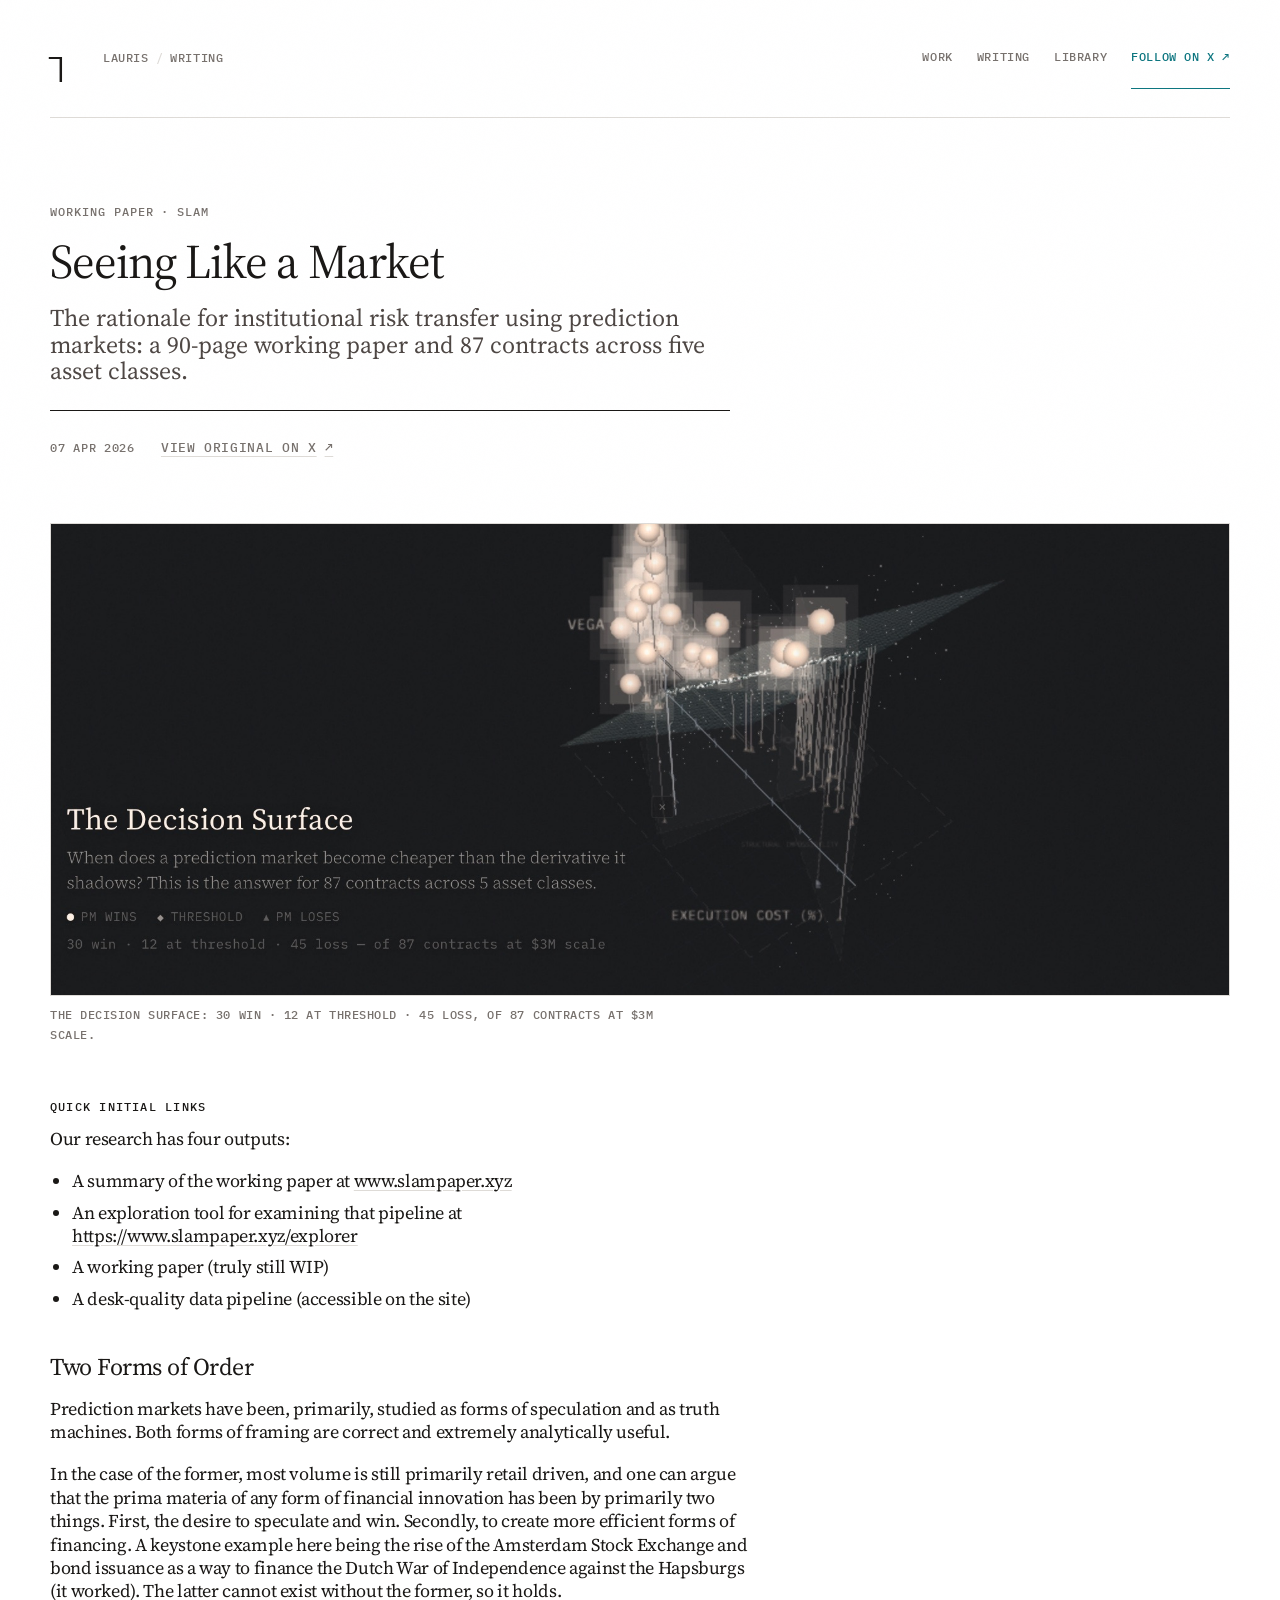
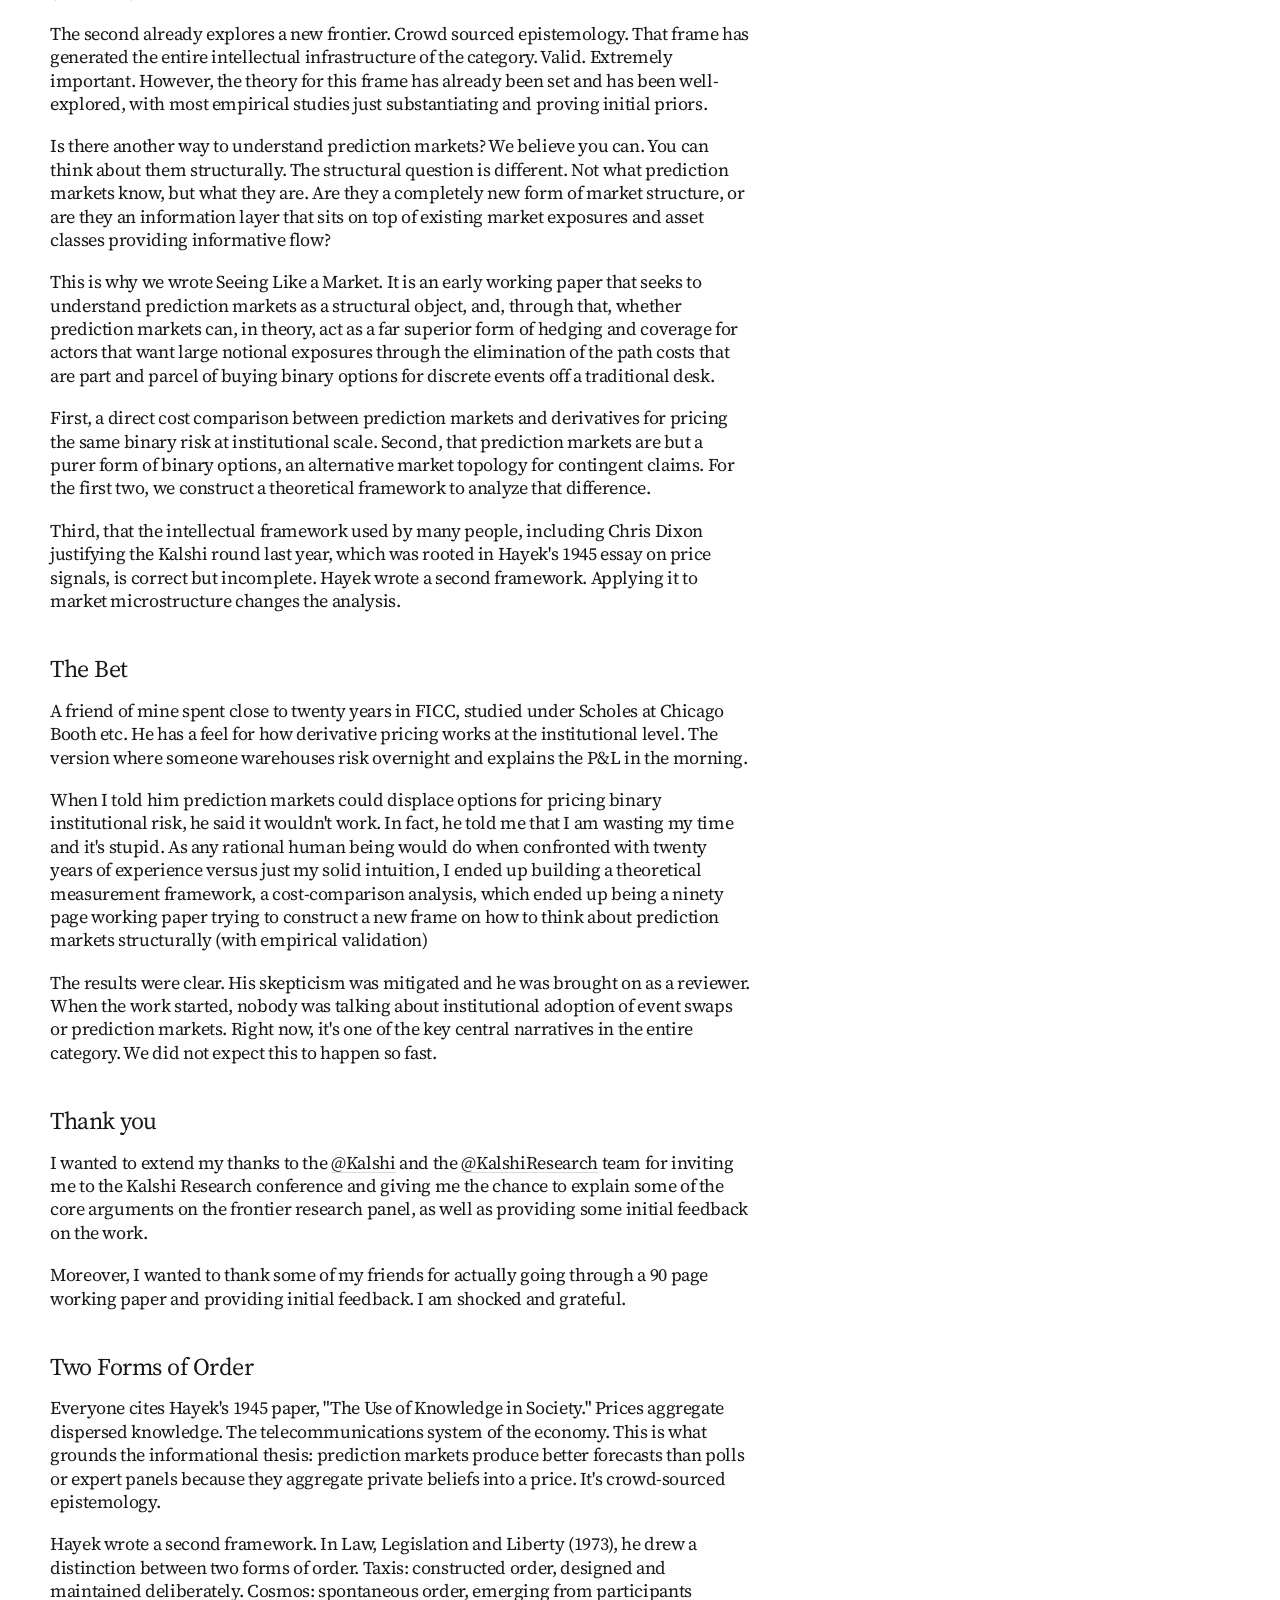
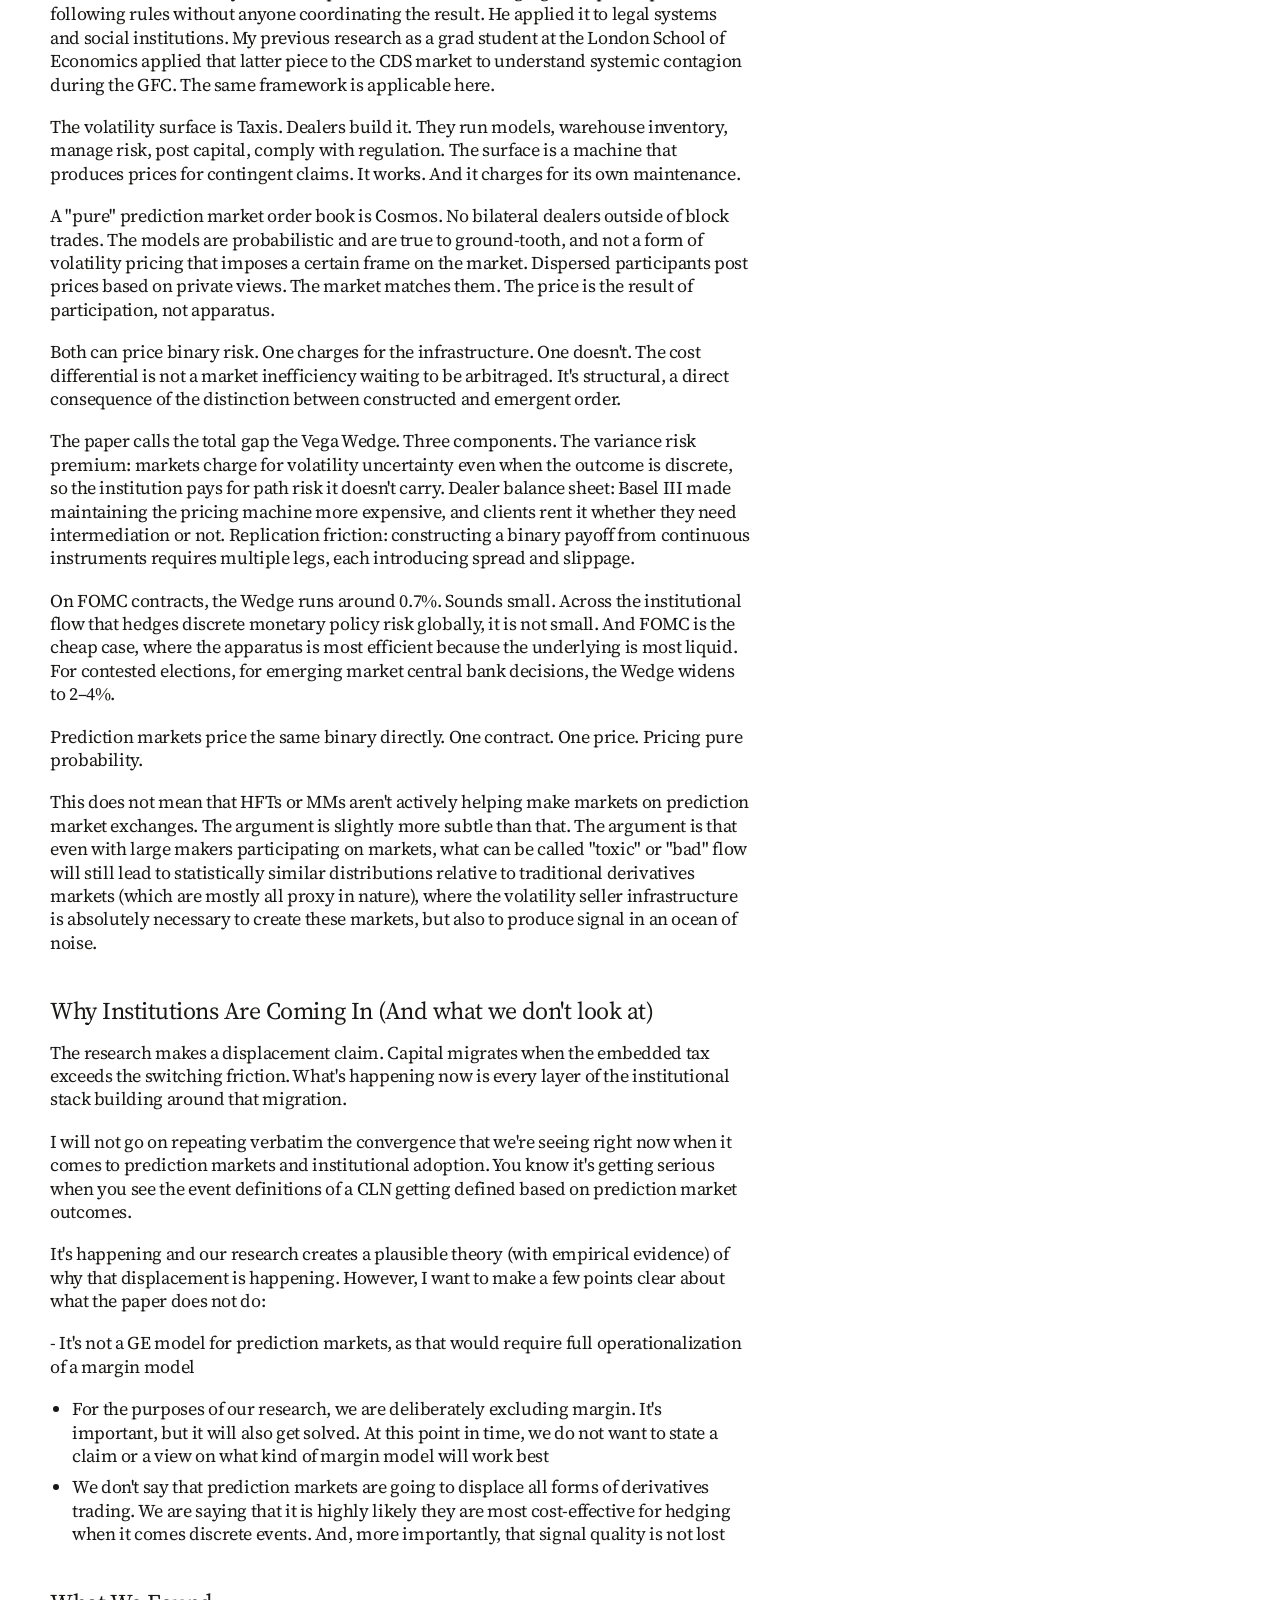
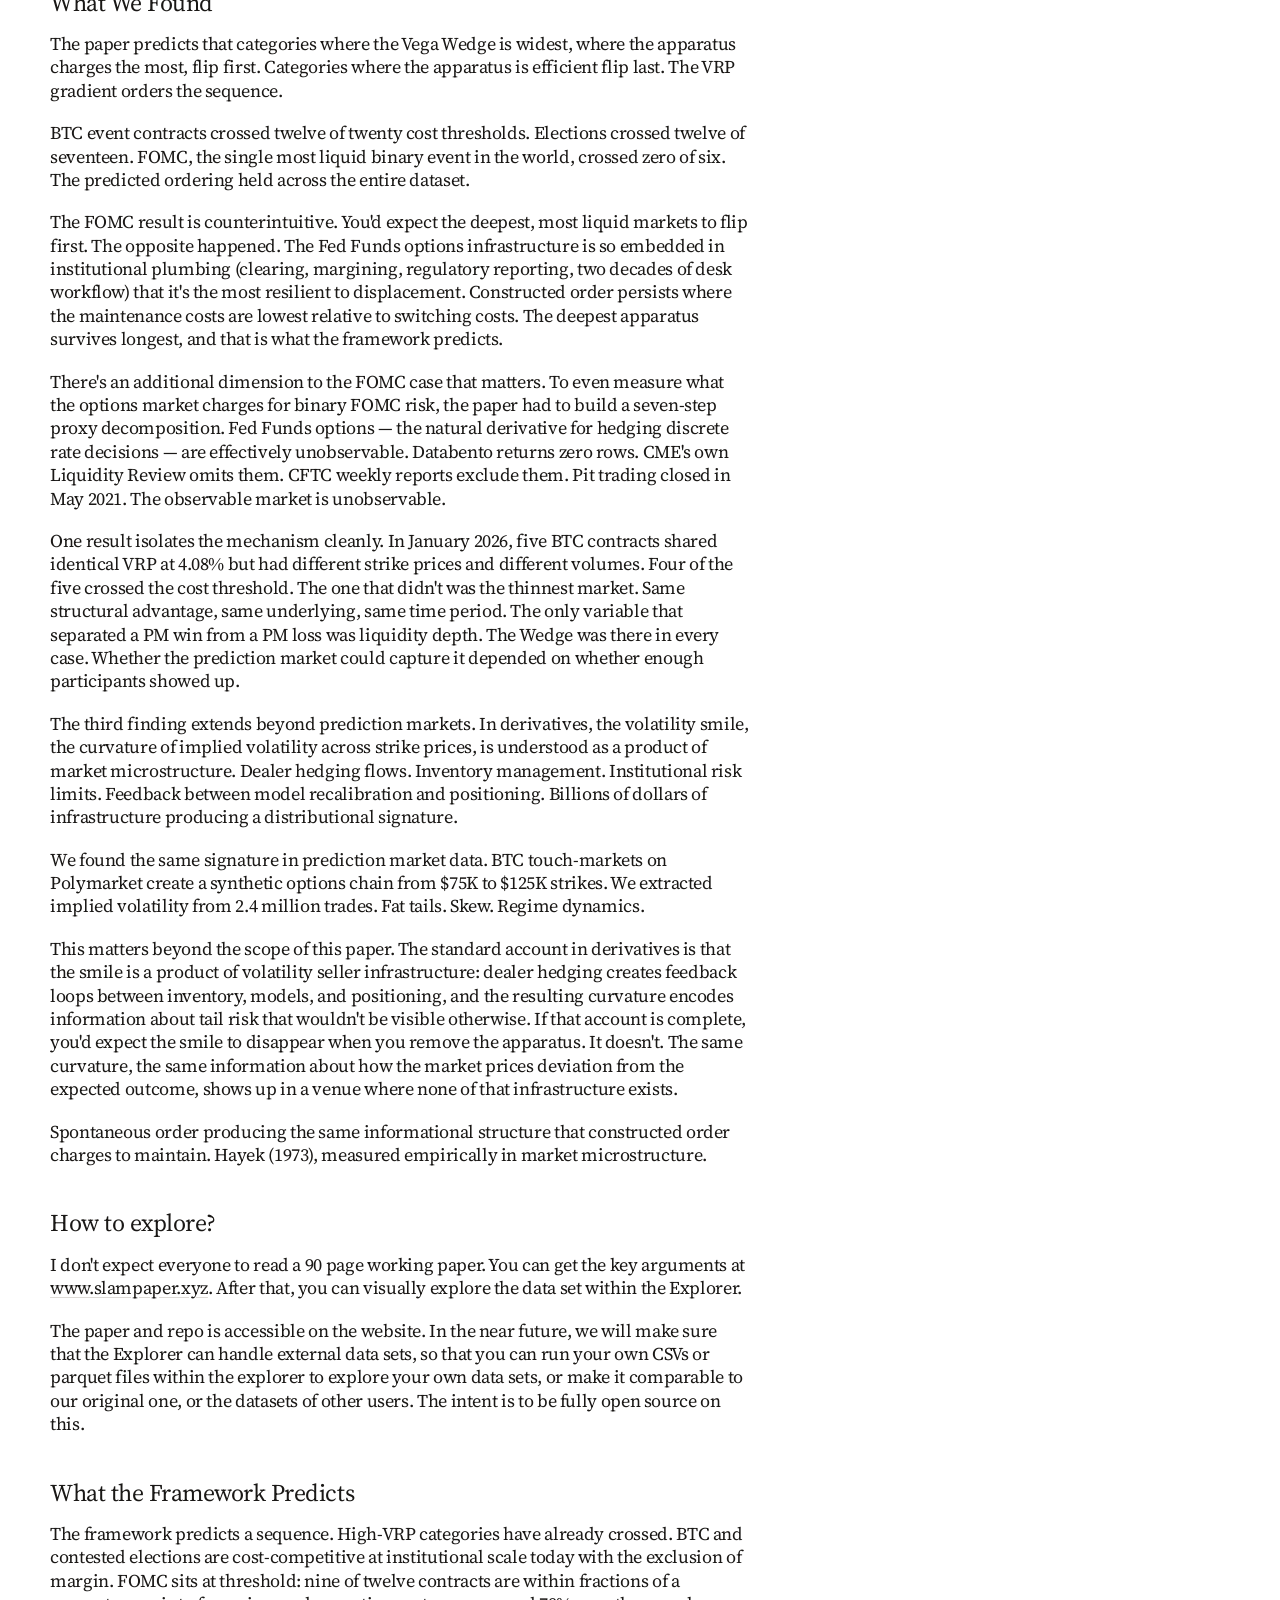
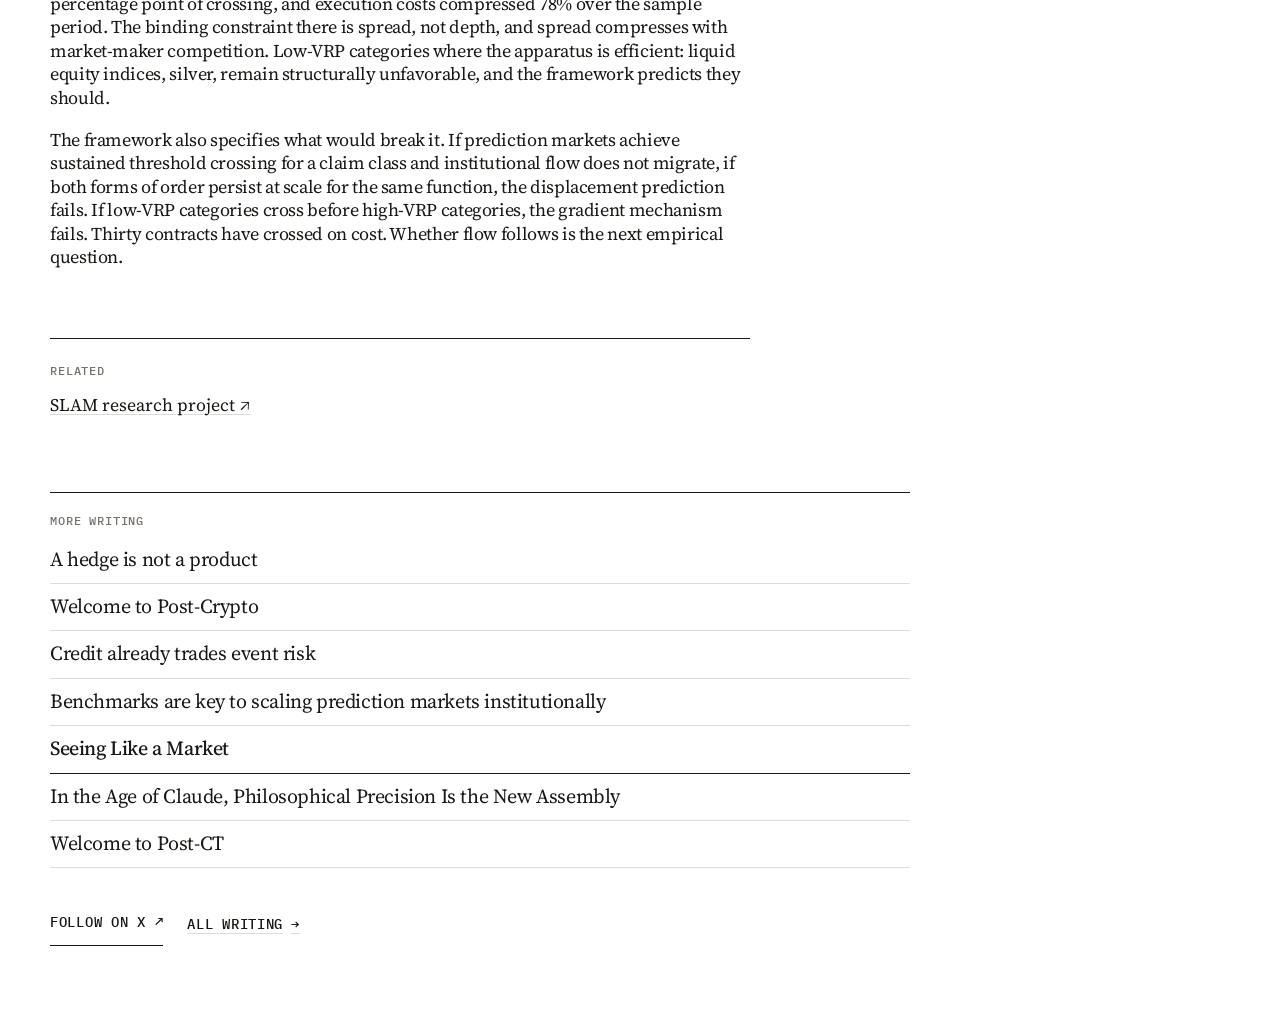
<file: writing/seeing-like-a-market/index.html>
<!DOCTYPE html>
<html lang="en">
<head>
    <meta charset="UTF-8">
    <meta name="viewport" content="width=device-width, initial-scale=1.0">
    <title>Seeing Like a Market — Lauris</title>
    <meta name="description" content="The rationale for institutional risk transfer using prediction markets: a 90-page working paper and 87 contracts across five asset classes.">
    <meta name="theme-color" content="#ffffff">
    <meta property="og:title" content="Seeing Like a Market — Lauris">
    <meta property="og:description" content="The rationale for institutional risk transfer using prediction markets: a 90-page working paper and 87 contracts across five asset classes.">
    <meta property="og:url" content="https://lauris.xyz/writing/seeing-like-a-market/">
    <meta property="og:type" content="article">
    <meta property="og:site_name" content="Lauris">
    <meta property="og:image" content="https://www.lauris.xyz/assets/writing/article4_slam_hero.jpg">
    <meta property="og:image:width" content="1878">
    <meta property="og:image:height" content="751">
    <meta property="og:image:alt" content="Seeing Like a Market">
    <meta name="twitter:card" content="summary_large_image">
    <meta name="twitter:creator" content="@lzminsky">
    <meta name="twitter:title" content="Seeing Like a Market — Lauris">
    <meta name="twitter:description" content="The rationale for institutional risk transfer using prediction markets: a 90-page working paper and 87 contracts across five asset classes.">
    <meta name="twitter:image" content="https://www.lauris.xyz/assets/writing/article4_slam_hero.jpg">
    <meta name="twitter:image:alt" content="Seeing Like a Market">
    <link rel="canonical" href="https://lauris.xyz/writing/seeing-like-a-market/">
    <link rel="icon" type="image/svg+xml" href="/favicon.svg">
    <link rel="mask-icon" href="/favicon.svg" color="#1a1816">
    <link rel="manifest" href="/site.webmanifest">
    <link rel="preconnect" href="https://fonts.googleapis.com">
    <link rel="preconnect" href="https://fonts.gstatic.com" crossorigin>
    <link href="https://fonts.googleapis.com/css2?family=IBM+Plex+Mono:wght@400;500&family=Source+Serif+4:ital,opsz,wght@0,8..60,200..900;1,8..60,200..900&display=swap" rel="stylesheet">
    <style>
        :root {
            --type-display: 'Source Serif 4', Georgia, 'Times New Roman', serif;
            --type-display-regular: 'Source Serif 4', Georgia, 'Times New Roman', serif;
            --type-body: 'Source Serif 4', Georgia, 'Times New Roman', serif;
            --type-mono: 'IBM Plex Mono', Consolas, monospace;
            --type-display-weight: 400;
            --type-display-tracking: -.02em;
            --type-label-tracking: .05em;
            --paper: #ffffff; --paper-raised: #ffffff; --ink: #1a1816; --ink-soft: #4e4744;
            --ink-muted: #77716d; --rule: #dedbd7; --teal: #0d7680; --wine: #0d7680;
            --ease-out: cubic-bezier(0.23, 1, 0.32, 1);
        }
        * { box-sizing: border-box; margin: 0; padding: 0; }
        ::selection { background: var(--ink); color: var(--paper); }
        html { background: #ffffff; font-size: 18px; }
        body {
            min-height: 100vh;
            background: var(--paper);
            color: var(--ink); font-family: var(--type-body); font-weight: 400; line-height: 1.3;
            letter-spacing: 0; -webkit-font-smoothing: antialiased; text-rendering: optimizeLegibility;
        }
        body::before {
            position: fixed; z-index: 9999; inset: 0; pointer-events: none; content: '';
            opacity: .018;
            background-image: url("data:image/svg+xml,%3Csvg xmlns='http://www.w3.org/2000/svg' width='160' height='160'%3E%3Cfilter id='grain'%3E%3CfeTurbulence type='fractalNoise' baseFrequency='.82' numOctaves='3' stitchTiles='stitch'/%3E%3C/filter%3E%3Crect width='100%25' height='100%25' filter='url(%23grain)' opacity='.72'/%3E%3C/svg%3E");
            background-size: 160px 160px; mix-blend-mode: multiply;
        }
        a { color: inherit; }
        img { display: block; max-width: 100%; height: auto; }
        .skip-link {
            position: fixed; z-index: 100; top: 12px; left: 12px; padding: 11px 14px;
            background: var(--ink); color: var(--paper); font: 500 .667rem/1 var(--type-mono);
            letter-spacing: .04em; text-decoration: none; text-transform: uppercase;
            transform: translateY(calc(-100% - 18px)); transition: transform 180ms var(--ease-out);
        }
        .skip-link:focus-visible { outline: 2px solid var(--teal); outline-offset: 3px; transform: none; }
        .container { width: min(1180px, calc(100% - 80px)); margin: 0 auto; padding: 42px 0 88px; }
        .mono { font-family: var(--type-mono); }
        .masthead { display: flex; align-items: flex-start; justify-content: space-between; gap: 32px;
            padding-bottom: 28px; border-bottom: 1px solid var(--rule); }
        .masthead-origin { display: flex; align-items: flex-start; gap: 17px; min-width: 0; }
        .mark-link { display: grid; min-width: 36px; min-height: 44px; color: var(--ink); text-decoration: none; place-content: start; }
        .mark-symbol { font: 2rem/0.8 var(--type-mono); }
        .crumb { padding-top: 6px; color: var(--ink-muted); font: 500 .667rem/1.6 var(--type-mono); letter-spacing: .05em; text-transform: uppercase; }
        .crumb a { color: var(--ink-muted); text-decoration: none; transition: color 180ms var(--ease-out); }
        .crumb a:hover, .crumb a:focus-visible { color: var(--ink); }
        .crumb span { margin: 0 7px; color: var(--rule); }
        .nav { display: flex; flex-wrap: wrap; align-items: baseline; justify-content: flex-end; gap: 8px 24px; padding-top: 3px; }
        .nav a { display: inline-flex; align-items: flex-start; min-height: 44px; padding-top: 5px; color: var(--ink-muted);
            font: 500 12px/1.2 var(--type-mono); letter-spacing: .05em;
            text-decoration: none; text-transform: uppercase; transition: color 180ms var(--ease-out); }
        .nav a:hover { color: var(--ink); }
        .nav a.nav-x { padding-bottom: 3px; border-bottom: 1px solid currentColor; color: var(--teal); }
        .nav a.nav-x:hover { color: var(--ink); }
        .nav-menu { position: relative; display: none; }
        .nav-menu summary {
            display: inline-flex; min-width: 44px; min-height: 44px; padding: 5px 5px 0;
            align-items: flex-start; justify-content: center; color: var(--ink-muted);
            font: 500 12px/1.2 var(--type-mono); letter-spacing: .05em;
            list-style: none; cursor: pointer; text-transform: uppercase;
        }
        .nav-menu summary::-webkit-details-marker { display: none; }
        .nav-menu summary::after { margin-left: 6px; content: '+'; }
        .nav-menu[open] summary { color: var(--teal); }
        .nav-menu[open] summary::after { content: '−'; }
        .nav-menu-panel {
            position: absolute; z-index: 50; top: 46px; right: 0; width: 204px; padding: 7px;
            border: 1px solid var(--rule); background: var(--paper);
            box-shadow: 0 14px 36px rgba(1, 22, 20, .09);
        }
        .nav-menu-panel a {
            display: flex; width: 100%; min-height: 44px; padding: 11px 12px 9px;
            align-items: center; justify-content: flex-start; font-size: 12px;
        }
        .nav-menu-panel a + a { border-top: 1px solid var(--rule); }
        .nav-menu-panel .nav-menu-x { display: none; color: var(--teal); }
        a:focus-visible { outline: 2px solid var(--teal); outline-offset: 4px; }
        .text-link { display: inline-flex; align-items: center; gap: 8px; min-height: 44px; color: var(--ink);
            font: 500 14px/1.2 var(--type-mono); letter-spacing: .05em;
            text-decoration: underline; text-decoration-color: var(--rule); text-underline-offset: 4px; text-transform: uppercase; }
        .text-link::after { content: '↗'; transition: transform 180ms var(--ease-out); }
        .text-link--in::after { content: '→'; }
        .text-link:hover::after { transform: translate(2px, -2px); }
        .text-link--in:hover::after { transform: translateX(3px); }
        .btn-x { display: inline-flex; align-items: center; gap: 9px; min-height: 44px; padding: 2px 0 5px;
            border: 0; border-bottom: 1px solid currentColor; color: var(--ink);
            font: 500 14px/1.2 var(--type-mono); letter-spacing: .05em;
            text-decoration: none; text-transform: uppercase; transition: color 180ms var(--ease-out); }
        .btn-x::after { content: '↗'; }
        .btn-x:hover { color: var(--teal); }
        .art-title, .arch-title, .arch-item-title, .shelf-title {
            font-family: var(--type-display); font-weight: var(--type-display-weight); letter-spacing: var(--type-display-tracking);
        }
        .art-deck { font-family: var(--type-display); font-weight: 400; font-style: normal; }
        @media (max-width: 960px) {
            .masthead { gap: 24px; }
            .nav { position: relative; flex-wrap: nowrap; gap: 0 14px; }
            .nav > a { min-width: 44px; padding-right: 5px; padding-left: 5px; justify-content: center; white-space: nowrap; }
            .nav > .nav-wide { display: none; }
            .nav-menu { display: block; }
        }
        @media (max-width: 640px) {
            html { font-size: 17px; }
            .container { width: calc(100% - 32px); padding: 22px 0 48px; }
            .masthead { display: flex; align-items: flex-start; gap: 16px; padding-bottom: 15px; }
            .masthead-origin { flex: 0 0 44px; }
            .mark-link { min-width: 44px; min-height: 44px; }
            .mark-symbol { font-size: 1.7rem; }
            .crumb { display: none; }
            .nav { flex: 1; flex-wrap: nowrap; justify-content: flex-end; gap: 0 10px; margin-top: 0; padding-top: 0; }
            .nav > a { min-width: 44px; min-height: 44px; padding: 5px 3px 0; font-size: 12px; white-space: nowrap; }
            .nav > .nav-x { display: none; }
            .nav-menu summary { min-width: 44px; min-height: 44px; padding-top: 5px; font-size: 12px; }
            .nav-menu-panel .nav-menu-x { display: flex; }
        }
        @media (prefers-reduced-motion: reduce) {
            *, *::before, *::after { transition-duration: .01ms !important; animation-duration: .01ms !important; }
        }
        @media print { body::before { display: none; } }
</style>
    <link rel="stylesheet" href="/assets/article.css">
</head>
<body>
    <a class="skip-link" href="#main-content">Skip to content</a>
    <div class="container">
        <header class="masthead">
            <div class="masthead-origin">
                <a href="/" class="mark-link" aria-label="Lauris — home"><span class="mark-symbol">┐</span></a>
                <p class="crumb"><a href="/">Lauris</a><span>/</span><a href="/writing/">Writing</a></p>
            </div>
            <nav class="nav" aria-label="Primary navigation">
                <a href="/#work">Work</a>
                <a href="/writing/">Writing</a>
                <a class="nav-wide" href="/#library">Library</a>
                <a class="nav-x" href="https://x.com/lzminsky" target="_blank" rel="noopener">Follow on X ↗</a>
                <details class="nav-menu">
                    <summary>Menu</summary>
                    <div class="nav-menu-panel">
                        <a href="/">Home</a>
                        <a href="/#now">Now</a>
                        <a href="/#formation">Formation</a>
                        <a href="/#library">Library</a>
                        <a class="nav-menu-x" href="https://x.com/lzminsky" target="_blank" rel="noopener">Follow on X ↗</a>
                    </div>
                </details>
            </nav>
        </header>
        <main id="main-content">

            <article data-slug="seeing-like-a-market">
                <header class="art-head">
                    <p class="art-kicker">Working paper · SLAM</p>
                    <h1 class="art-title">Seeing Like a Market</h1>
                    <p class="art-deck">The rationale for institutional risk transfer using prediction markets: a 90-page working paper and 87 contracts across five asset classes.</p>
                    <div class="art-meta">
                        <time datetime="2026-04-07">07 Apr 2026</time>
                        <a class="text-link" href="https://x.com/lzminsky/status/2041550364621820388" target="_blank" rel="noopener">View original on X</a>
                    </div>
                </header>
                <figure class="art-hero">
                    <img src="/assets/writing/article4_slam_hero.jpg" alt="The Decision Surface: 30 win · 12 at threshold · 45 loss, of 87 contracts at $3m scale." width="1878" height="751">
                    <figcaption>The Decision Surface: 30 win · 12 at threshold · 45 loss, of 87 contracts at $3m scale.</figcaption>
                </figure>
                <div class="art-body">
<h3 id="f4-0">Quick initial links</h3>
<p>Our research has four outputs:</p>
<ul><li>A summary of the working paper at <a href="https://www.slampaper.xyz" target="_blank" rel="noopener">www.slampaper.xyz</a></li><li>An exploration tool for examining that pipeline at <a href="https://www.slampaper.xyz/explorer" target="_blank" rel="noopener">https://www.slampaper.xyz/explorer</a></li><li>A working paper (truly still WIP)</li><li>A desk-quality data pipeline (accessible on the site)</li></ul>
<h2 id="f4-2">Two Forms of Order</h2>
<p>Prediction markets have been, primarily, studied as forms of speculation and as truth machines. Both forms of framing are correct and extremely analytically useful.</p>
<p>In the case of the former, most volume is still primarily retail driven, and one can argue that the prima materia of any form of financial innovation has been by primarily two things. First, the desire to speculate and win. Secondly, to create more efficient forms of financing. A keystone example here being the rise of the Amsterdam Stock Exchange and bond issuance as a way to finance the Dutch War of Independence against the Hapsburgs (it worked). The latter cannot exist without the former, so it holds.</p>
<p>The second already explores a new frontier. Crowd sourced epistemology. That frame has generated the entire intellectual infrastructure of the category. Valid. Extremely important. However, the theory for this frame has already been set and has been well-explored, with most empirical studies just substantiating and proving initial priors.</p>
<p>Is there another way to understand prediction markets? We believe you can. You can think about them structurally. The structural question is different. Not what prediction markets know, but what they are. Are they a completely new form of market structure, or are they an information layer that sits on top of existing market exposures and asset classes providing informative flow?</p>
<p>This is why we wrote Seeing Like a Market. It is an early working paper that seeks to understand prediction markets as a structural object, and, through that, whether prediction markets can, in theory, act as a far superior form of hedging and coverage for actors that want large notional exposures through the elimination of the path costs that are part and parcel of buying binary options for discrete events off a traditional desk.</p>
<p>First, a direct cost comparison between prediction markets and derivatives for pricing the same binary risk at institutional scale. Second, that prediction markets are but a purer form of binary options, an alternative market topology for contingent claims. For the first two, we construct a theoretical framework to analyze that difference.</p>
<p>Third, that the intellectual framework used by many people, including Chris Dixon justifying the Kalshi round last year, which was rooted in Hayek's 1945 essay on price signals, is correct but incomplete. Hayek wrote a second framework. Applying it to market microstructure changes the analysis.</p>
<h2 id="f4-10">The Bet</h2>
<p>A friend of mine spent close to twenty years in FICC, studied under Scholes at Chicago Booth etc. He has a feel for how derivative pricing works at the institutional level. The version where someone warehouses risk overnight and explains the P&amp;L in the morning.</p>
<p>When I told him prediction markets could displace options for pricing binary institutional risk, he said it wouldn't work. In fact, he told me that I am wasting my time and it's stupid. As any rational human being would do when confronted with twenty years of experience versus just my solid intuition, I ended up building a theoretical measurement framework, a cost-comparison analysis, which ended up being a ninety page working paper trying to construct a new frame on how to think about prediction markets structurally (with empirical validation)</p>
<p>The results were clear. His skepticism was mitigated and he was brought on as a reviewer. When the work started, nobody was talking about institutional adoption of event swaps or prediction markets. Right now, it's one of the key central narratives in the entire category. We did not expect this to happen so fast.</p>
<h2 id="f4-14">Thank you</h2>
<p>I wanted to extend my thanks to the <a href="https://x.com/Kalshi" target="_blank" rel="noopener">@Kalshi</a> and the <a href="https://x.com/KalshiResearch" target="_blank" rel="noopener">@KalshiResearch</a> team for inviting me to the Kalshi Research conference and giving me the chance to explain some of the core arguments on the frontier research panel, as well as providing some initial feedback on the work.</p>
<p>Moreover, I wanted to thank some of my friends for actually going through a 90 page working paper and providing initial feedback. I am shocked and grateful.</p>
<h2 id="f4-17">Two Forms of Order</h2>
<p>Everyone cites Hayek's 1945 paper, "The Use of Knowledge in Society." Prices aggregate dispersed knowledge. The telecommunications system of the economy. This is what grounds the informational thesis: prediction markets produce better forecasts than polls or expert panels because they aggregate private beliefs into a price. It's crowd-sourced epistemology.</p>
<p>Hayek wrote a second framework. In Law, Legislation and Liberty (1973), he drew a distinction between two forms of order. Taxis: constructed order, designed and maintained deliberately. Cosmos: spontaneous order, emerging from participants following rules without anyone coordinating the result. He applied it to legal systems and social institutions. My previous research as a grad student at the London School of Economics applied that latter piece to the CDS market to understand systemic contagion during the GFC. The same framework is applicable here.</p>
<p>The volatility surface is Taxis. Dealers build it. They run models, warehouse inventory, manage risk, post capital, comply with regulation. The surface is a machine that produces prices for contingent claims. It works. And it charges for its own maintenance.</p>
<p>A "pure" prediction market order book is Cosmos. No bilateral dealers outside of block trades. The models are probabilistic and are true to ground-tooth, and not a form of volatility pricing that imposes a certain frame on the market. Dispersed participants post prices based on private views. The market matches them. The price is the result of participation, not apparatus.</p>
<p>Both can price binary risk. One charges for the infrastructure. One doesn't. The cost differential is not a market inefficiency waiting to be arbitraged. It's structural, a direct consequence of the distinction between constructed and emergent order.</p>
<p>The paper calls the total gap the Vega Wedge. Three components. The variance risk premium: markets charge for volatility uncertainty even when the outcome is discrete, so the institution pays for path risk it doesn't carry. Dealer balance sheet: Basel III made maintaining the pricing machine more expensive, and clients rent it whether they need intermediation or not. Replication friction: constructing a binary payoff from continuous instruments requires multiple legs, each introducing spread and slippage.</p>
<p>On FOMC contracts, the Wedge runs around 0.7%. Sounds small. Across the institutional flow that hedges discrete monetary policy risk globally, it is not small. And FOMC is the cheap case, where the apparatus is most efficient because the underlying is most liquid. For contested elections, for emerging market central bank decisions, the Wedge widens to 2–4%.</p>
<p>Prediction markets price the same binary directly. One contract. One price. Pricing pure probability.</p>
<p>This does not mean that HFTs or MMs aren't actively helping make markets on prediction market exchanges. The argument is slightly more subtle than that. The argument is that even with large makers participating on markets, what can be called "toxic" or "bad" flow will still lead to statistically similar distributions relative to traditional derivatives markets (which are mostly all proxy in nature), where the volatility seller infrastructure is absolutely necessary to create these markets, but also to produce signal in an ocean of noise.</p>
<h2 id="f4-27">Why Institutions Are Coming In (And what we don't look at)</h2>
<p>The research makes a displacement claim. Capital migrates when the embedded tax exceeds the switching friction. What's happening now is every layer of the institutional stack building around that migration.</p>
<p>I will not go on repeating verbatim the convergence that we're seeing right now when it comes to prediction markets and institutional adoption. You know it's getting serious when you see the event definitions of a CLN getting defined based on prediction market outcomes.</p>
<p>It's happening and our research creates a plausible theory (with empirical evidence) of why that displacement is happening. However, I want to make a few points clear about what the paper does not do:</p>
<p>- It's not a GE model for prediction markets, as that would require full operationalization of a margin model</p>
<ul><li>For the purposes of our research, we are deliberately excluding margin. It's important, but it will also get solved. At this point in time, we do not want to state a claim or a view on what kind of margin model will work best</li><li>We don't say that prediction markets are going to displace all forms of derivatives trading. We are saying that it is highly likely they are most cost-effective for hedging when it comes discrete events. And, more importantly, that signal quality is not lost</li></ul>
<h2 id="f4-32">What We Found</h2>
<p>The paper predicts that categories where the Vega Wedge is widest, where the apparatus charges the most, flip first. Categories where the apparatus is efficient flip last. The VRP gradient orders the sequence.</p>
<p>BTC event contracts crossed twelve of twenty cost thresholds. Elections crossed twelve of seventeen. FOMC, the single most liquid binary event in the world, crossed zero of six. The predicted ordering held across the entire dataset.</p>
<p>The FOMC result is counterintuitive. You'd expect the deepest, most liquid markets to flip first. The opposite happened. The Fed Funds options infrastructure is so embedded in institutional plumbing (clearing, margining, regulatory reporting, two decades of desk workflow) that it's the most resilient to displacement. Constructed order persists where the maintenance costs are lowest relative to switching costs. The deepest apparatus survives longest, and that is what the framework predicts.</p>
<p>There's an additional dimension to the FOMC case that matters. To even measure what the options market charges for binary FOMC risk, the paper had to build a seven-step proxy decomposition. Fed Funds options — the natural derivative for hedging discrete rate decisions — are effectively unobservable. Databento returns zero rows. CME's own Liquidity Review omits them. CFTC weekly reports exclude them. Pit trading closed in May 2021. The observable market is unobservable.</p>
<p>One result isolates the mechanism cleanly. In January 2026, five BTC contracts shared identical VRP at 4.08% but had different strike prices and different volumes. Four of the five crossed the cost threshold. The one that didn't was the thinnest market. Same structural advantage, same underlying, same time period. The only variable that separated a PM win from a PM loss was liquidity depth. The Wedge was there in every case. Whether the prediction market could capture it depended on whether enough participants showed up.</p>
<p>The third finding extends beyond prediction markets. In derivatives, the volatility smile, the curvature of implied volatility across strike prices, is understood as a product of market microstructure. Dealer hedging flows. Inventory management. Institutional risk limits. Feedback between model recalibration and positioning. Billions of dollars of infrastructure producing a distributional signature.</p>
<p>We found the same signature in prediction market data. BTC touch-markets on Polymarket create a synthetic options chain from $75K to $125K strikes. We extracted implied volatility from 2.4 million trades. Fat tails. Skew. Regime dynamics.</p>
<p>This matters beyond the scope of this paper. The standard account in derivatives is that the smile is a product of volatility seller infrastructure: dealer hedging creates feedback loops between inventory, models, and positioning, and the resulting curvature encodes information about tail risk that wouldn't be visible otherwise. If that account is complete, you'd expect the smile to disappear when you remove the apparatus. It doesn't. The same curvature, the same information about how the market prices deviation from the expected outcome, shows up in a venue where none of that infrastructure exists.</p>
<p>Spontaneous order producing the same informational structure that constructed order charges to maintain. Hayek (1973), measured empirically in market microstructure.</p>
<h2 id="f4-42">How to explore?</h2>
<p>I don't expect everyone to read a 90 page working paper. You can get the key arguments at <a href="https://www.slampaper.xyz" target="_blank" rel="noopener">www.slampaper.xyz</a>. After that, you can visually explore the data set within the Explorer.</p>
<p>The paper and repo is accessible on the website. In the near future, we will make sure that the Explorer can handle external data sets, so that you can run your own CSVs or parquet files within the explorer to explore your own data sets, or make it comparable to our original one, or the datasets of other users. The intent is to be fully open source on this.</p>
<h2 id="f4-45">What the Framework Predicts</h2>
<p>The framework predicts a sequence. High-VRP categories have already crossed. BTC and contested elections are cost-competitive at institutional scale today with the exclusion of margin. FOMC sits at threshold: nine of twelve contracts are within fractions of a percentage point of crossing, and execution costs compressed 78% over the sample period. The binding constraint there is spread, not depth, and spread compresses with market-maker competition. Low-VRP categories where the apparatus is efficient: liquid equity indices, silver, remain structurally unfavorable, and the framework predicts they should.</p>
<p>The framework also specifies what would break it. If prediction markets achieve sustained threshold crossing for a claim class and institutional flow does not migrate, if both forms of order persist at scale for the same function, the displacement prediction fails. If low-VRP categories cross before high-VRP categories, the gradient mechanism fails. Thirty contracts have crossed on cost. Whether flow follows is the next empirical question.</p>
                </div>
            </article>
            <aside class="art-after">
                <p class="art-after-kicker">Related</p>
                <ul><li><a href="https://www.slampaper.xyz" target="_blank" rel="noopener">SLAM research project ↗</a></li></ul>
            </aside>
            <nav class="shelf" aria-label="All writing"><p class="shelf-label">More writing</p><a class="shelf-item" href="/writing/a-hedge-is-not-a-product/"><span class="shelf-title">A hedge is not a product</span></a><a class="shelf-item" href="/writing/welcome-to-post-crypto/"><span class="shelf-title">Welcome to Post-Crypto</span></a><a class="shelf-item" href="/writing/credit-already-trades-event-risk/"><span class="shelf-title">Credit already trades event risk</span></a><a class="shelf-item" href="/writing/benchmarks-and-institutional-scale/"><span class="shelf-title">Benchmarks are key to scaling prediction markets institutionally</span></a><a class="shelf-item is-here" href="/writing/seeing-like-a-market/" aria-current="page"><span class="shelf-title">Seeing Like a Market</span></a><a class="shelf-item" href="/writing/philosophical-precision-is-the-new-assembly/"><span class="shelf-title">In the Age of Claude, Philosophical Precision Is the New Assembly</span></a><a class="shelf-item" href="/writing/welcome-to-post-ct/"><span class="shelf-title">Welcome to Post-CT</span></a></nav>
            <div class="art-cta">
                <a class="btn-x" href="https://x.com/lzminsky" target="_blank" rel="noopener">Follow on X</a>
                <a class="text-link text-link--in" href="/writing/">All writing</a>
            </div>
        </main>
    </div>
    <script>
        (() => {
            const navMenus = Array.from(document.querySelectorAll('.nav-menu'));
            const closeNavMenus = (except = null) => {
                navMenus.forEach(menu => {
                    if (menu !== except) menu.removeAttribute('open');
                });
            };
            navMenus.forEach(menu => {
                menu.addEventListener('toggle', () => {
                    if (menu.open) closeNavMenus(menu);
                });
                menu.addEventListener('click', event => {
                    if (event.target.closest('a')) menu.removeAttribute('open');
                });
                menu.addEventListener('keydown', event => {
                    if (event.key !== 'Escape') return;
                    menu.removeAttribute('open');
                    menu.querySelector('summary')?.focus();
                });
            });
            document.addEventListener('click', event => {
                if (!event.target.closest('.nav-menu')) closeNavMenus();
            });

            if (window.matchMedia('(prefers-reduced-motion: reduce)').matches) return;
            const items = Array.from(document.querySelectorAll('[data-animate]'));
            if (!items.length || !('IntersectionObserver' in window)) return;
            document.documentElement.classList.add('motion-ready');
            const observer = new IntersectionObserver((entries) => {
                entries.forEach((entry) => {
                    if (!entry.isIntersecting) return;
                    entry.target.classList.add('is-visible');
                    observer.unobserve(entry.target);
                });
            }, { rootMargin: '0px 0px -8% 0px', threshold: .06 });
            items.forEach((item) => observer.observe(item));
        })();
    </script>
</body>
</html>
</file>
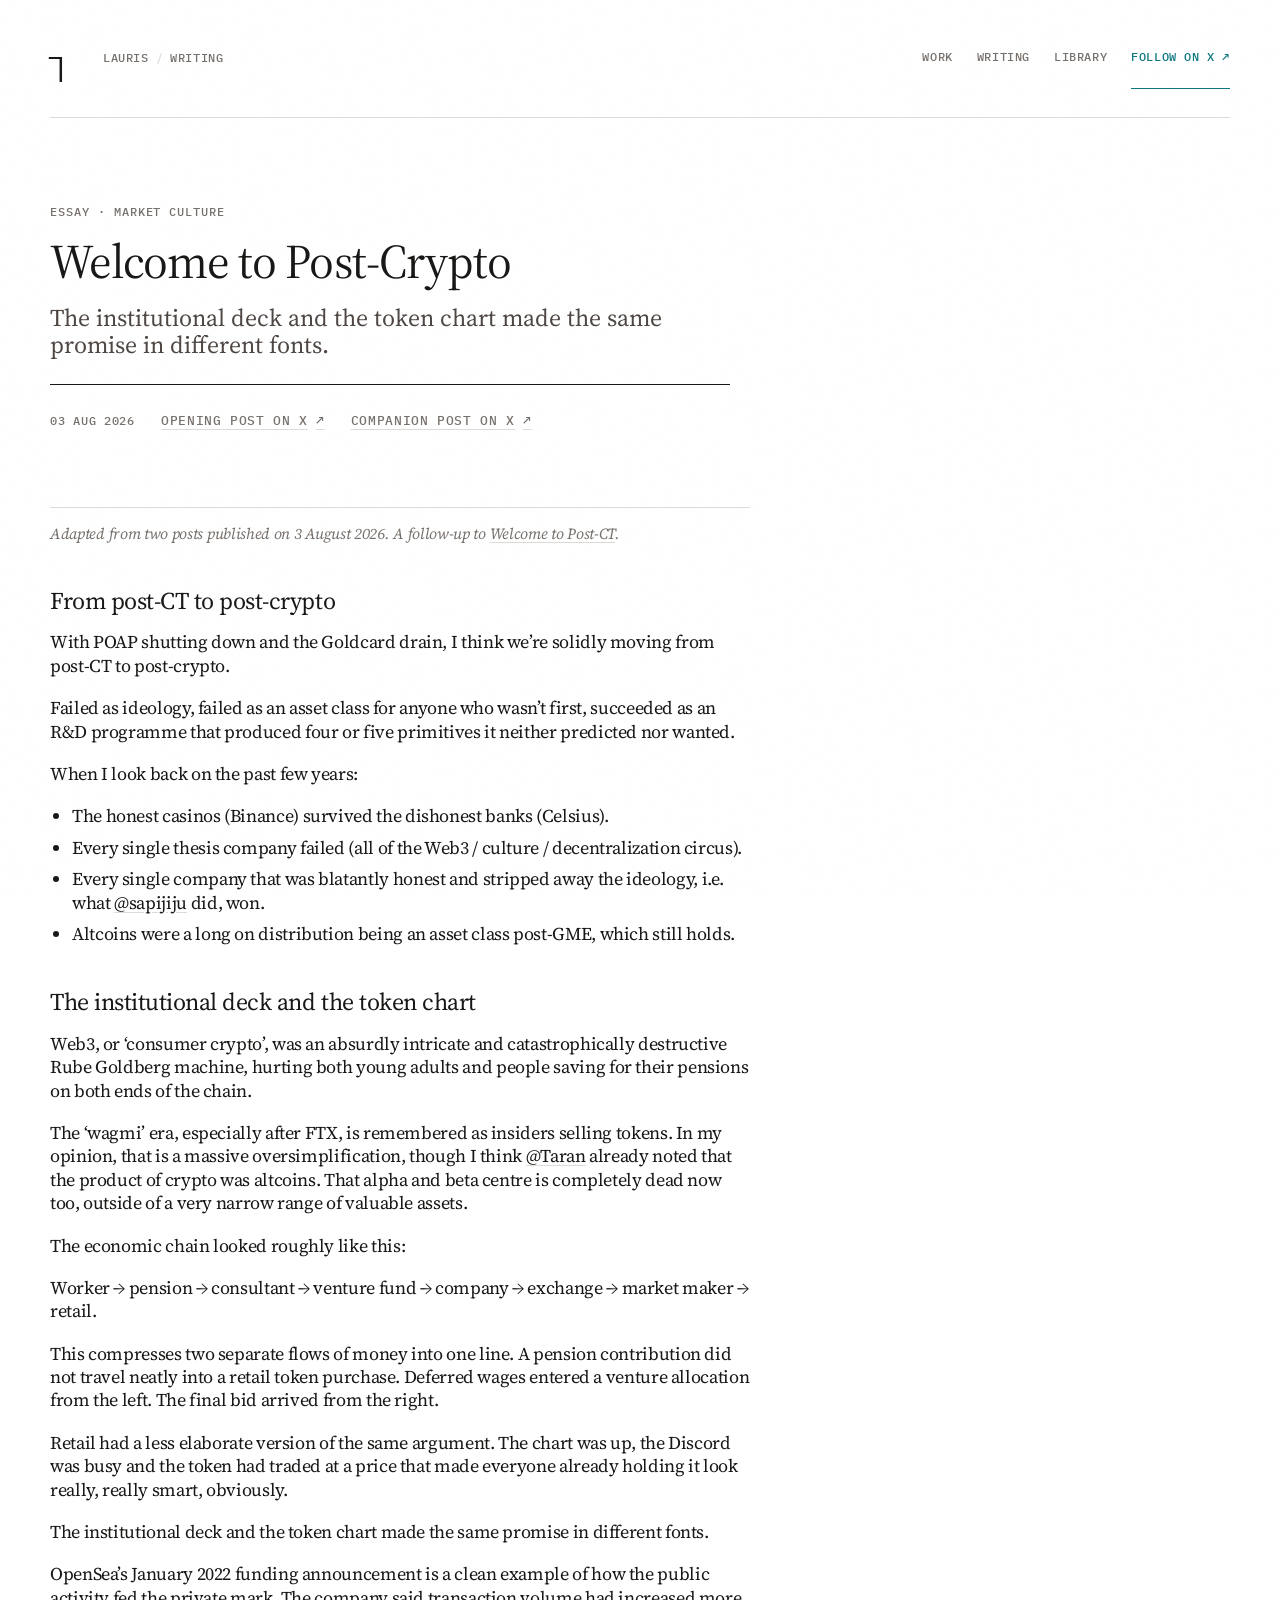
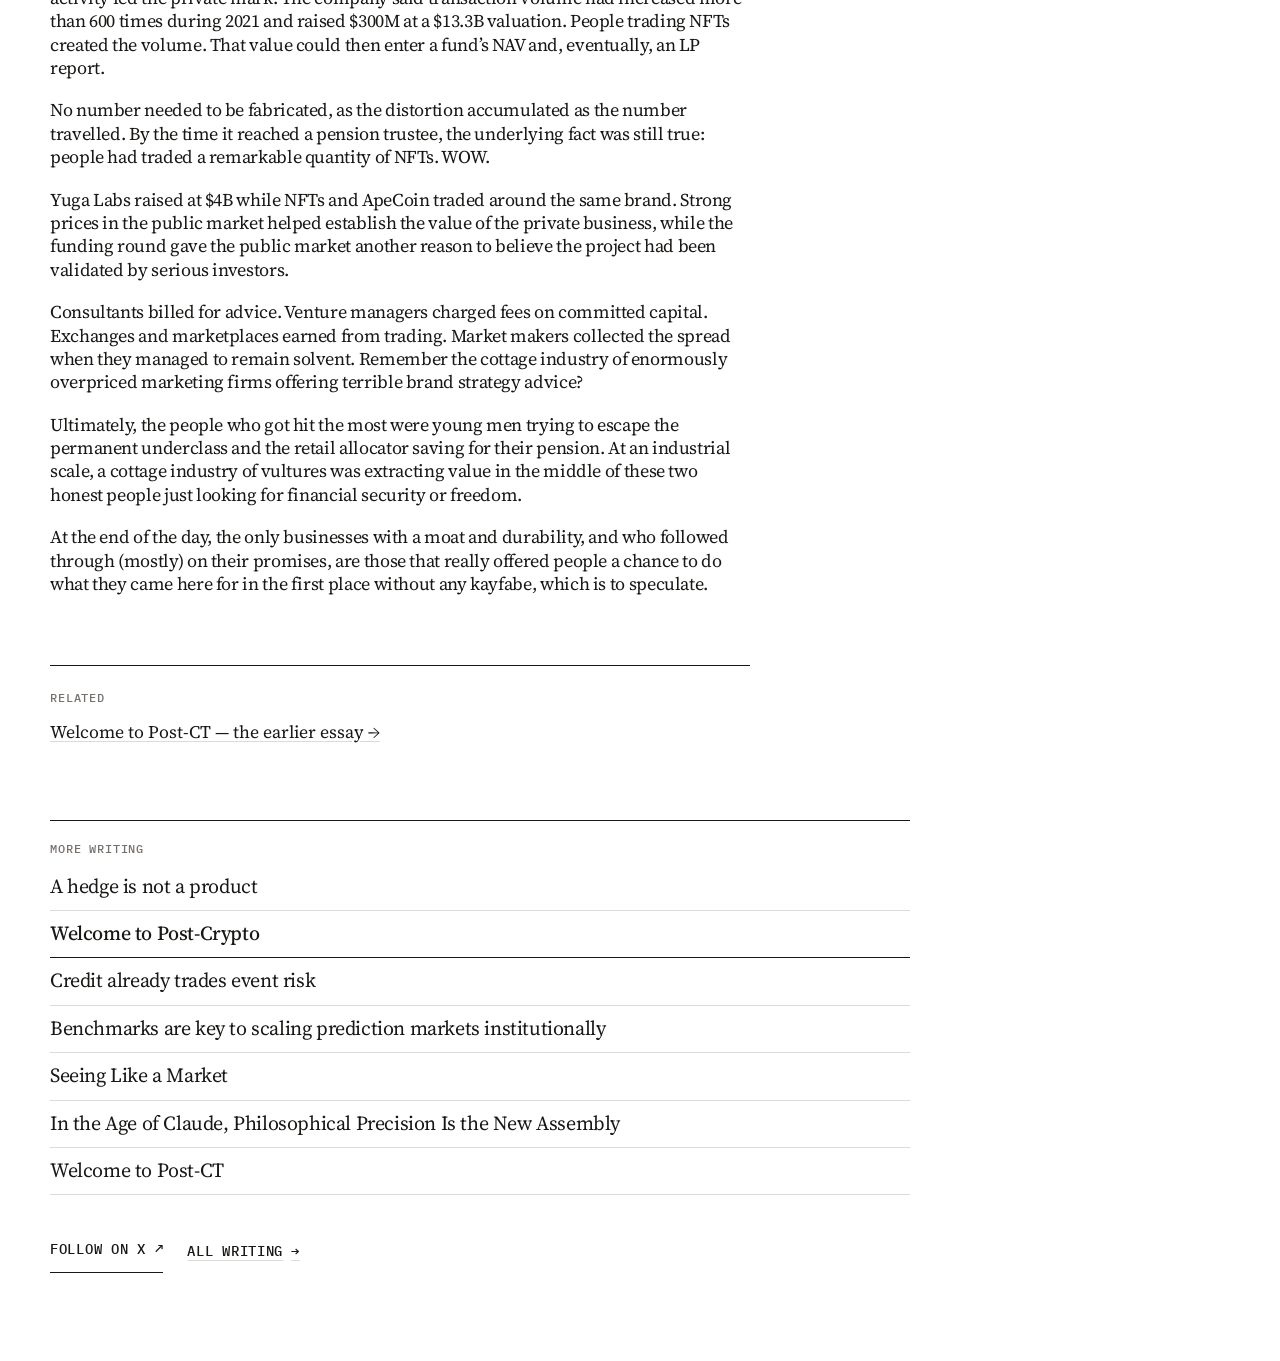
<file: writing/welcome-to-post-crypto/index.html>
<!DOCTYPE html>
<html lang="en">
<head>
    <meta charset="UTF-8">
    <meta name="viewport" content="width=device-width, initial-scale=1.0">
    <title>Welcome to Post-Crypto — Lauris</title>
    <meta name="description" content="The institutional deck and the token chart made the same promise in different fonts.">
    <meta name="theme-color" content="#ffffff">
    <meta property="og:title" content="Welcome to Post-Crypto — Lauris">
    <meta property="og:description" content="The institutional deck and the token chart made the same promise in different fonts.">
    <meta property="og:url" content="https://lauris.xyz/writing/welcome-to-post-crypto/">
    <meta property="og:type" content="article">
    <meta property="og:site_name" content="Lauris">
    <meta property="og:image" content="https://www.lauris.xyz/assets/writing/article6_postct_hero.jpg">
    <meta property="og:image:width" content="1065">
    <meta property="og:image:height" content="426">
    <meta property="og:image:alt" content="Welcome to Post-Crypto">
    <meta name="twitter:card" content="summary_large_image">
    <meta name="twitter:creator" content="@lzminsky">
    <meta name="twitter:title" content="Welcome to Post-Crypto — Lauris">
    <meta name="twitter:description" content="The institutional deck and the token chart made the same promise in different fonts.">
    <meta name="twitter:image" content="https://www.lauris.xyz/assets/writing/article6_postct_hero.jpg">
    <meta name="twitter:image:alt" content="Welcome to Post-Crypto">
    <link rel="canonical" href="https://lauris.xyz/writing/welcome-to-post-crypto/">
    <link rel="icon" type="image/svg+xml" href="/favicon.svg">
    <link rel="mask-icon" href="/favicon.svg" color="#1a1816">
    <link rel="manifest" href="/site.webmanifest">
    <link rel="preconnect" href="https://fonts.googleapis.com">
    <link rel="preconnect" href="https://fonts.gstatic.com" crossorigin>
    <link href="https://fonts.googleapis.com/css2?family=IBM+Plex+Mono:wght@400;500&family=Source+Serif+4:ital,opsz,wght@0,8..60,200..900;1,8..60,200..900&display=swap" rel="stylesheet">
    <style>
        :root {
            --type-display: 'Source Serif 4', Georgia, 'Times New Roman', serif;
            --type-display-regular: 'Source Serif 4', Georgia, 'Times New Roman', serif;
            --type-body: 'Source Serif 4', Georgia, 'Times New Roman', serif;
            --type-mono: 'IBM Plex Mono', Consolas, monospace;
            --type-display-weight: 400;
            --type-display-tracking: -.02em;
            --type-label-tracking: .05em;
            --paper: #ffffff; --paper-raised: #ffffff; --ink: #1a1816; --ink-soft: #4e4744;
            --ink-muted: #77716d; --rule: #dedbd7; --teal: #0d7680; --wine: #0d7680;
            --ease-out: cubic-bezier(0.23, 1, 0.32, 1);
        }
        * { box-sizing: border-box; margin: 0; padding: 0; }
        ::selection { background: var(--ink); color: var(--paper); }
        html { background: #ffffff; font-size: 18px; }
        body {
            min-height: 100vh;
            background: var(--paper);
            color: var(--ink); font-family: var(--type-body); font-weight: 400; line-height: 1.3;
            letter-spacing: 0; -webkit-font-smoothing: antialiased; text-rendering: optimizeLegibility;
        }
        body::before {
            position: fixed; z-index: 9999; inset: 0; pointer-events: none; content: '';
            opacity: .018;
            background-image: url("data:image/svg+xml,%3Csvg xmlns='http://www.w3.org/2000/svg' width='160' height='160'%3E%3Cfilter id='grain'%3E%3CfeTurbulence type='fractalNoise' baseFrequency='.82' numOctaves='3' stitchTiles='stitch'/%3E%3C/filter%3E%3Crect width='100%25' height='100%25' filter='url(%23grain)' opacity='.72'/%3E%3C/svg%3E");
            background-size: 160px 160px; mix-blend-mode: multiply;
        }
        a { color: inherit; }
        img { display: block; max-width: 100%; height: auto; }
        .skip-link {
            position: fixed; z-index: 100; top: 12px; left: 12px; padding: 11px 14px;
            background: var(--ink); color: var(--paper); font: 500 .667rem/1 var(--type-mono);
            letter-spacing: .04em; text-decoration: none; text-transform: uppercase;
            transform: translateY(calc(-100% - 18px)); transition: transform 180ms var(--ease-out);
        }
        .skip-link:focus-visible { outline: 2px solid var(--teal); outline-offset: 3px; transform: none; }
        .container { width: min(1180px, calc(100% - 80px)); margin: 0 auto; padding: 42px 0 88px; }
        .mono { font-family: var(--type-mono); }
        .masthead { display: flex; align-items: flex-start; justify-content: space-between; gap: 32px;
            padding-bottom: 28px; border-bottom: 1px solid var(--rule); }
        .masthead-origin { display: flex; align-items: flex-start; gap: 17px; min-width: 0; }
        .mark-link { display: grid; min-width: 36px; min-height: 44px; color: var(--ink); text-decoration: none; place-content: start; }
        .mark-symbol { font: 2rem/0.8 var(--type-mono); }
        .crumb { padding-top: 6px; color: var(--ink-muted); font: 500 .667rem/1.6 var(--type-mono); letter-spacing: .05em; text-transform: uppercase; }
        .crumb a { color: var(--ink-muted); text-decoration: none; transition: color 180ms var(--ease-out); }
        .crumb a:hover, .crumb a:focus-visible { color: var(--ink); }
        .crumb span { margin: 0 7px; color: var(--rule); }
        .nav { display: flex; flex-wrap: wrap; align-items: baseline; justify-content: flex-end; gap: 8px 24px; padding-top: 3px; }
        .nav a { display: inline-flex; align-items: flex-start; min-height: 44px; padding-top: 5px; color: var(--ink-muted);
            font: 500 12px/1.2 var(--type-mono); letter-spacing: .05em;
            text-decoration: none; text-transform: uppercase; transition: color 180ms var(--ease-out); }
        .nav a:hover { color: var(--ink); }
        .nav a.nav-x { padding-bottom: 3px; border-bottom: 1px solid currentColor; color: var(--teal); }
        .nav a.nav-x:hover { color: var(--ink); }
        .nav-menu { position: relative; display: none; }
        .nav-menu summary {
            display: inline-flex; min-width: 44px; min-height: 44px; padding: 5px 5px 0;
            align-items: flex-start; justify-content: center; color: var(--ink-muted);
            font: 500 12px/1.2 var(--type-mono); letter-spacing: .05em;
            list-style: none; cursor: pointer; text-transform: uppercase;
        }
        .nav-menu summary::-webkit-details-marker { display: none; }
        .nav-menu summary::after { margin-left: 6px; content: '+'; }
        .nav-menu[open] summary { color: var(--teal); }
        .nav-menu[open] summary::after { content: '−'; }
        .nav-menu-panel {
            position: absolute; z-index: 50; top: 46px; right: 0; width: 204px; padding: 7px;
            border: 1px solid var(--rule); background: var(--paper);
            box-shadow: 0 14px 36px rgba(1, 22, 20, .09);
        }
        .nav-menu-panel a {
            display: flex; width: 100%; min-height: 44px; padding: 11px 12px 9px;
            align-items: center; justify-content: flex-start; font-size: 12px;
        }
        .nav-menu-panel a + a { border-top: 1px solid var(--rule); }
        .nav-menu-panel .nav-menu-x { display: none; color: var(--teal); }
        a:focus-visible { outline: 2px solid var(--teal); outline-offset: 4px; }
        .text-link { display: inline-flex; align-items: center; gap: 8px; min-height: 44px; color: var(--ink);
            font: 500 14px/1.2 var(--type-mono); letter-spacing: .05em;
            text-decoration: underline; text-decoration-color: var(--rule); text-underline-offset: 4px; text-transform: uppercase; }
        .text-link::after { content: '↗'; transition: transform 180ms var(--ease-out); }
        .text-link--in::after { content: '→'; }
        .text-link:hover::after { transform: translate(2px, -2px); }
        .text-link--in:hover::after { transform: translateX(3px); }
        .btn-x { display: inline-flex; align-items: center; gap: 9px; min-height: 44px; padding: 2px 0 5px;
            border: 0; border-bottom: 1px solid currentColor; color: var(--ink);
            font: 500 14px/1.2 var(--type-mono); letter-spacing: .05em;
            text-decoration: none; text-transform: uppercase; transition: color 180ms var(--ease-out); }
        .btn-x::after { content: '↗'; }
        .btn-x:hover { color: var(--teal); }
        .art-title, .arch-title, .arch-item-title, .shelf-title {
            font-family: var(--type-display); font-weight: var(--type-display-weight); letter-spacing: var(--type-display-tracking);
        }
        .art-deck { font-family: var(--type-display); font-weight: 400; font-style: normal; }
        @media (max-width: 960px) {
            .masthead { gap: 24px; }
            .nav { position: relative; flex-wrap: nowrap; gap: 0 14px; }
            .nav > a { min-width: 44px; padding-right: 5px; padding-left: 5px; justify-content: center; white-space: nowrap; }
            .nav > .nav-wide { display: none; }
            .nav-menu { display: block; }
        }
        @media (max-width: 640px) {
            html { font-size: 17px; }
            .container { width: calc(100% - 32px); padding: 22px 0 48px; }
            .masthead { display: flex; align-items: flex-start; gap: 16px; padding-bottom: 15px; }
            .masthead-origin { flex: 0 0 44px; }
            .mark-link { min-width: 44px; min-height: 44px; }
            .mark-symbol { font-size: 1.7rem; }
            .crumb { display: none; }
            .nav { flex: 1; flex-wrap: nowrap; justify-content: flex-end; gap: 0 10px; margin-top: 0; padding-top: 0; }
            .nav > a { min-width: 44px; min-height: 44px; padding: 5px 3px 0; font-size: 12px; white-space: nowrap; }
            .nav > .nav-x { display: none; }
            .nav-menu summary { min-width: 44px; min-height: 44px; padding-top: 5px; font-size: 12px; }
            .nav-menu-panel .nav-menu-x { display: flex; }
        }
        @media (prefers-reduced-motion: reduce) {
            *, *::before, *::after { transition-duration: .01ms !important; animation-duration: .01ms !important; }
        }
        @media print { body::before { display: none; } }
</style>
    <link rel="stylesheet" href="/assets/article.css">
</head>
<body>
    <a class="skip-link" href="#main-content">Skip to content</a>
    <div class="container">
        <header class="masthead">
            <div class="masthead-origin">
                <a href="/" class="mark-link" aria-label="Lauris — home"><span class="mark-symbol">┐</span></a>
                <p class="crumb"><a href="/">Lauris</a><span>/</span><a href="/writing/">Writing</a></p>
            </div>
            <nav class="nav" aria-label="Primary navigation">
                <a href="/#work">Work</a>
                <a href="/writing/">Writing</a>
                <a class="nav-wide" href="/#library">Library</a>
                <a class="nav-x" href="https://x.com/lzminsky" target="_blank" rel="noopener">Follow on X ↗</a>
                <details class="nav-menu">
                    <summary>Menu</summary>
                    <div class="nav-menu-panel">
                        <a href="/">Home</a>
                        <a href="/#now">Now</a>
                        <a href="/#formation">Formation</a>
                        <a href="/#library">Library</a>
                        <a class="nav-menu-x" href="https://x.com/lzminsky" target="_blank" rel="noopener">Follow on X ↗</a>
                    </div>
                </details>
            </nav>
        </header>
        <main id="main-content">

            <article data-slug="welcome-to-post-crypto">
                <header class="art-head">
                    <p class="art-kicker">Essay · market culture</p>
                    <h1 class="art-title">Welcome to Post-Crypto</h1>
                    <p class="art-deck">The institutional deck and the token chart made the same promise in different fonts.</p>
                    <div class="art-meta">
                        <time datetime="2026-08-03">03 Aug 2026</time>
                        <a class="text-link" href="https://x.com/lzminsky/status/2084320355976679783" target="_blank" rel="noopener">Opening post on X</a>
                        <a class="text-link" href="https://x.com/lzminsky/status/2084342145129889799" target="_blank" rel="noopener">Companion post on X</a>
                    </div>
                </header>
                <div class="art-body">
<p class="foot">Adapted from two posts published on 3 August 2026. A follow-up to <a href="/writing/welcome-to-post-ct/">Welcome to Post-CT</a>.</p>
<h2 id="f7-0">From post-CT to post-crypto</h2>
<p>With POAP shutting down and the Goldcard drain, I think we’re solidly moving from post-CT to post-crypto.</p>
<p>Failed as ideology, failed as an asset class for anyone who wasn’t first, succeeded as an R&amp;D programme that produced four or five primitives it neither predicted nor wanted.</p>
<p>When I look back on the past few years:</p>
<ul><li>The honest casinos (Binance) survived the dishonest banks (Celsius).</li><li>Every single thesis company failed (all of the Web3 / culture / decentralization circus).</li><li>Every single company that was blatantly honest and stripped away the ideology, i.e. what <a href="https://x.com/sapijiju" target="_blank" rel="noopener">@sapijiju</a> did, won.</li><li>Altcoins were a long on distribution being an asset class post-GME, which still holds.</li></ul>
<h2 id="f7-4">The institutional deck and the token chart</h2>
<p>Web3, or ‘consumer crypto’, was an absurdly intricate and catastrophically destructive Rube Goldberg machine, hurting both young adults and people saving for their pensions on both ends of the chain.</p>
<p>The ‘wagmi’ era, especially after FTX, is remembered as insiders selling tokens. In my opinion, that is a massive oversimplification, though I think <a href="https://x.com/Taran" target="_blank" rel="noopener">@Taran</a> already noted that the product of crypto was altcoins. That alpha and beta centre is completely dead now too, outside of a very narrow range of valuable assets.</p>
<p>The economic chain looked roughly like this:</p>
<p>Worker → pension → consultant → venture fund → company → exchange → market maker → retail.</p>
<p>This compresses two separate flows of money into one line. A pension contribution did not travel neatly into a retail token purchase. Deferred wages entered a venture allocation from the left. The final bid arrived from the right.</p>
<p>Retail had a less elaborate version of the same argument. The chart was up, the Discord was busy and the token had traded at a price that made everyone already holding it look really, really smart, obviously.</p>
<p>The institutional deck and the token chart made the same promise in different fonts.</p>
<p>OpenSea’s January 2022 funding announcement is a clean example of how the public activity fed the private mark. The company said transaction volume had increased more than 600 times during 2021 and raised $300M at a $13.3B valuation. People trading NFTs created the volume. That value could then enter a fund’s NAV and, eventually, an LP report.</p>
<p>No number needed to be fabricated, as the distortion accumulated as the number travelled. By the time it reached a pension trustee, the underlying fact was still true: people had traded a remarkable quantity of NFTs. WOW.</p>
<p>Yuga Labs raised at $4B while NFTs and ApeCoin traded around the same brand. Strong prices in the public market helped establish the value of the private business, while the funding round gave the public market another reason to believe the project had been validated by serious investors.</p>
<p>Consultants billed for advice. Venture managers charged fees on committed capital. Exchanges and marketplaces earned from trading. Market makers collected the spread when they managed to remain solvent. Remember the cottage industry of enormously overpriced marketing firms offering terrible brand strategy advice?</p>
<p>Ultimately, the people who got hit the most were young men trying to escape the permanent underclass and the retail allocator saving for their pension. At an industrial scale, a cottage industry of vultures was extracting value in the middle of these two honest people just looking for financial security or freedom.</p>
<p>At the end of the day, the only businesses with a moat and durability, and who followed through (mostly) on their promises, are those that really offered people a chance to do what they came here for in the first place without any kayfabe, which is to speculate.</p>
                </div>
            </article>
            <aside class="art-after">
                <p class="art-after-kicker">Related</p>
                <ul><li><a href="/writing/welcome-to-post-ct/">Welcome to Post-CT — the earlier essay →</a></li></ul>
            </aside>
            <nav class="shelf" aria-label="All writing"><p class="shelf-label">More writing</p><a class="shelf-item" href="/writing/a-hedge-is-not-a-product/"><span class="shelf-title">A hedge is not a product</span></a><a class="shelf-item is-here" href="/writing/welcome-to-post-crypto/" aria-current="page"><span class="shelf-title">Welcome to Post-Crypto</span></a><a class="shelf-item" href="/writing/credit-already-trades-event-risk/"><span class="shelf-title">Credit already trades event risk</span></a><a class="shelf-item" href="/writing/benchmarks-and-institutional-scale/"><span class="shelf-title">Benchmarks are key to scaling prediction markets institutionally</span></a><a class="shelf-item" href="/writing/seeing-like-a-market/"><span class="shelf-title">Seeing Like a Market</span></a><a class="shelf-item" href="/writing/philosophical-precision-is-the-new-assembly/"><span class="shelf-title">In the Age of Claude, Philosophical Precision Is the New Assembly</span></a><a class="shelf-item" href="/writing/welcome-to-post-ct/"><span class="shelf-title">Welcome to Post-CT</span></a></nav>
            <div class="art-cta">
                <a class="btn-x" href="https://x.com/lzminsky" target="_blank" rel="noopener">Follow on X</a>
                <a class="text-link text-link--in" href="/writing/">All writing</a>
            </div>
        </main>
    </div>
    <script>
        (() => {
            const navMenus = Array.from(document.querySelectorAll('.nav-menu'));
            const closeNavMenus = (except = null) => {
                navMenus.forEach(menu => {
                    if (menu !== except) menu.removeAttribute('open');
                });
            };
            navMenus.forEach(menu => {
                menu.addEventListener('toggle', () => {
                    if (menu.open) closeNavMenus(menu);
                });
                menu.addEventListener('click', event => {
                    if (event.target.closest('a')) menu.removeAttribute('open');
                });
                menu.addEventListener('keydown', event => {
                    if (event.key !== 'Escape') return;
                    menu.removeAttribute('open');
                    menu.querySelector('summary')?.focus();
                });
            });
            document.addEventListener('click', event => {
                if (!event.target.closest('.nav-menu')) closeNavMenus();
            });

            if (window.matchMedia('(prefers-reduced-motion: reduce)').matches) return;
            const items = Array.from(document.querySelectorAll('[data-animate]'));
            if (!items.length || !('IntersectionObserver' in window)) return;
            document.documentElement.classList.add('motion-ready');
            const observer = new IntersectionObserver((entries) => {
                entries.forEach((entry) => {
                    if (!entry.isIntersecting) return;
                    entry.target.classList.add('is-visible');
                    observer.unobserve(entry.target);
                });
            }, { rootMargin: '0px 0px -8% 0px', threshold: .06 });
            items.forEach((item) => observer.observe(item));
        })();
    </script>
</body>
</html>
</file>
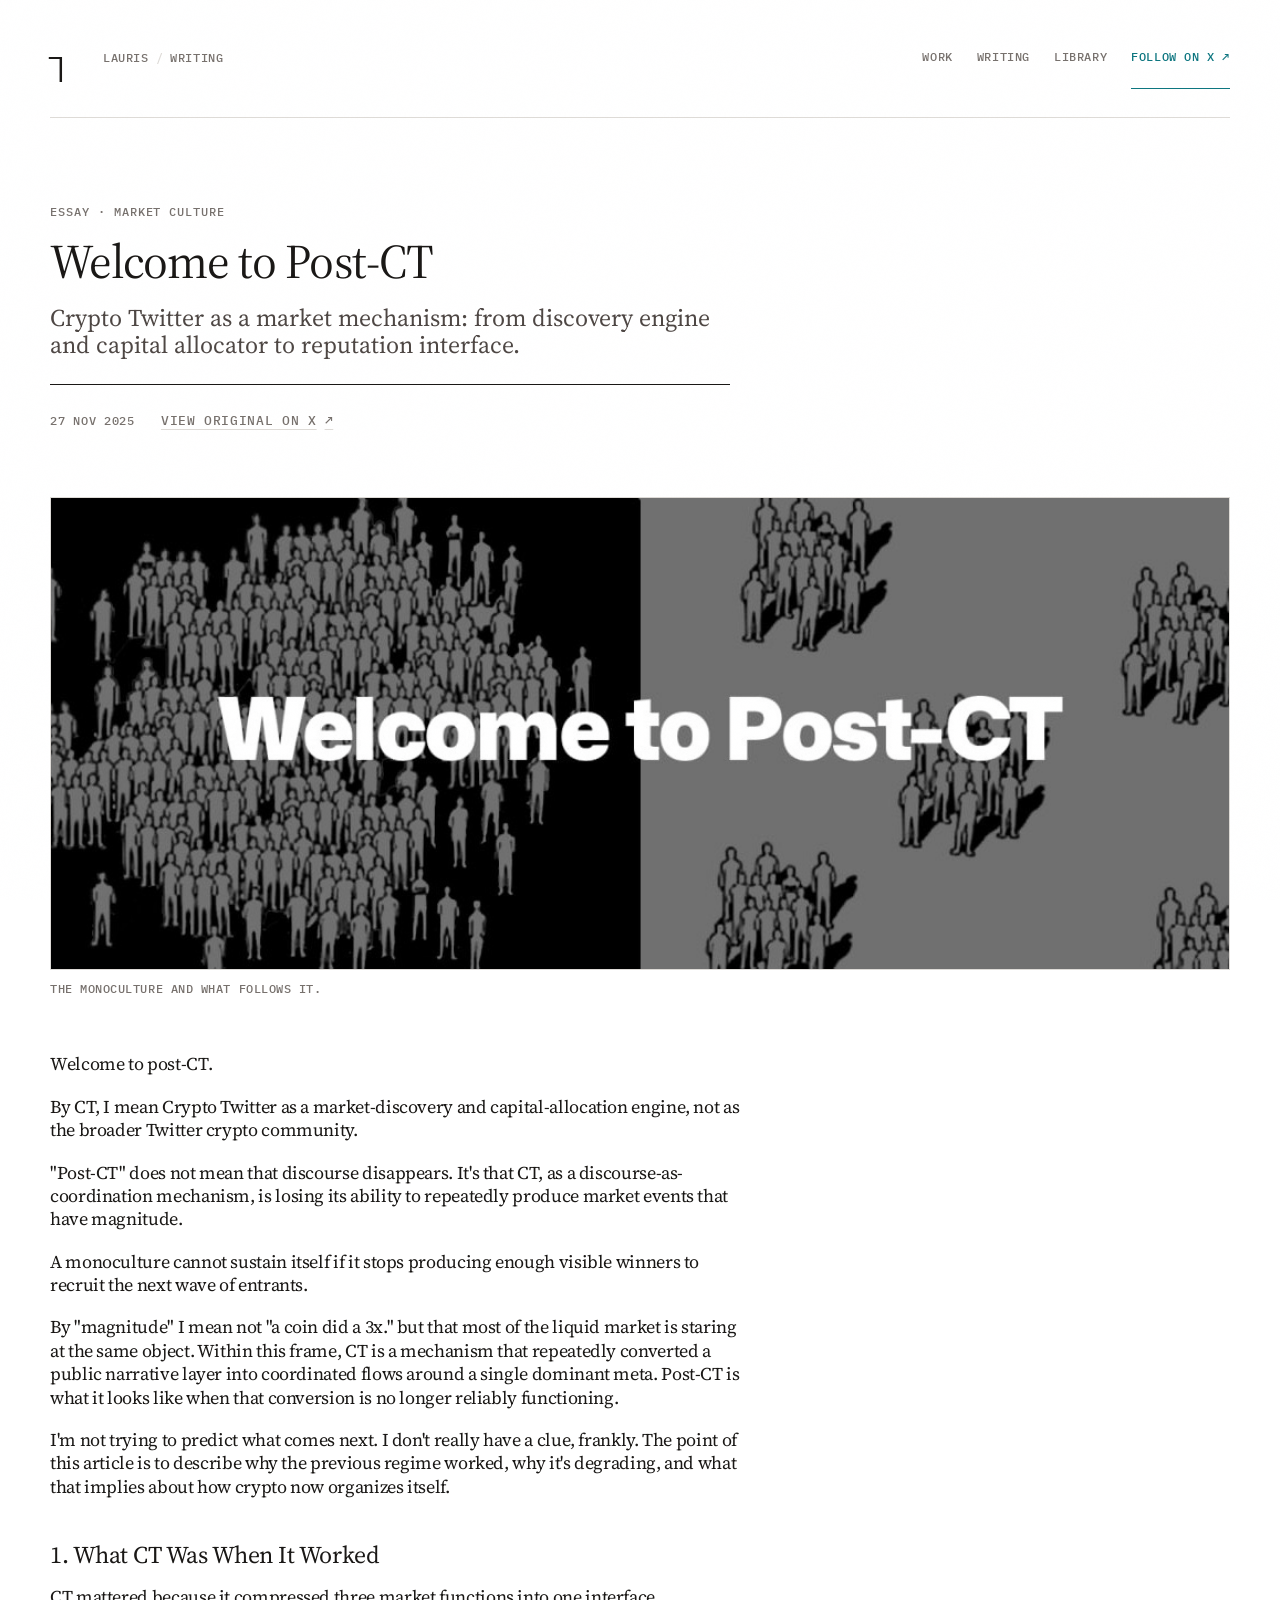
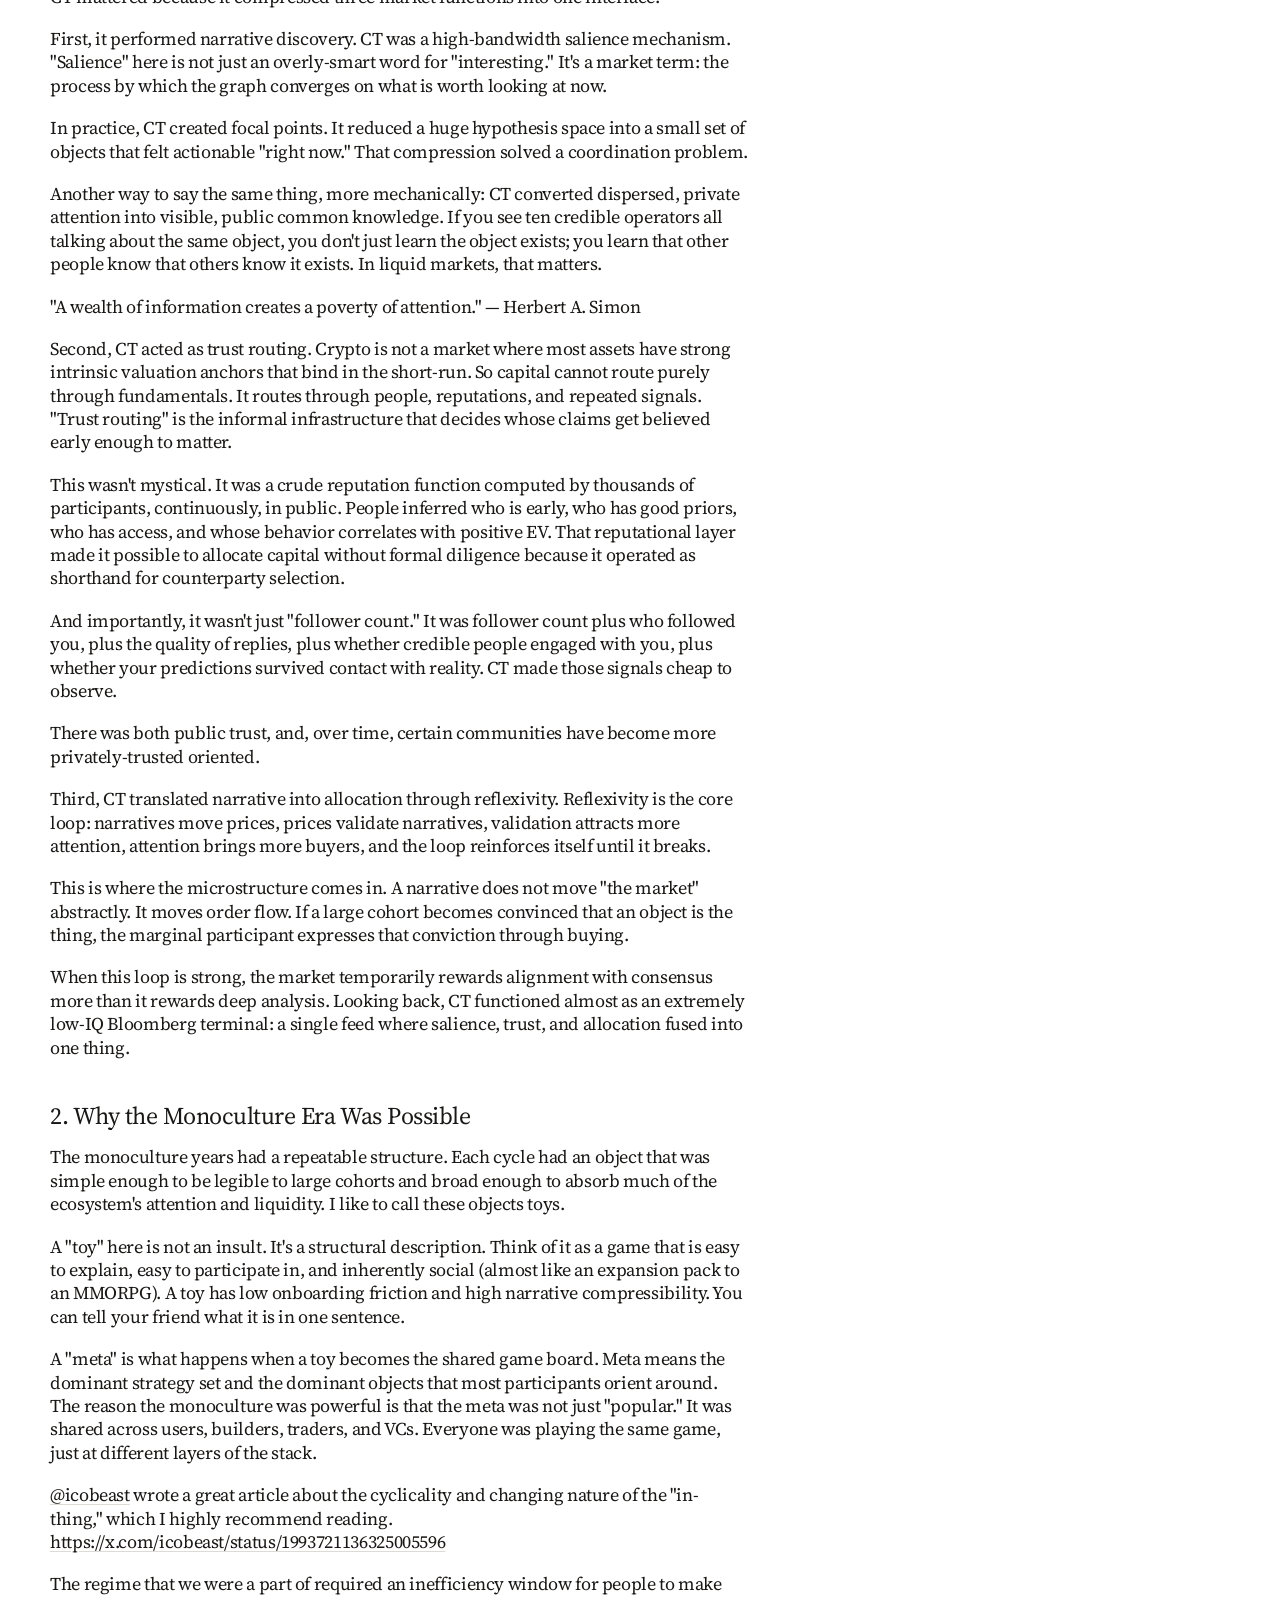
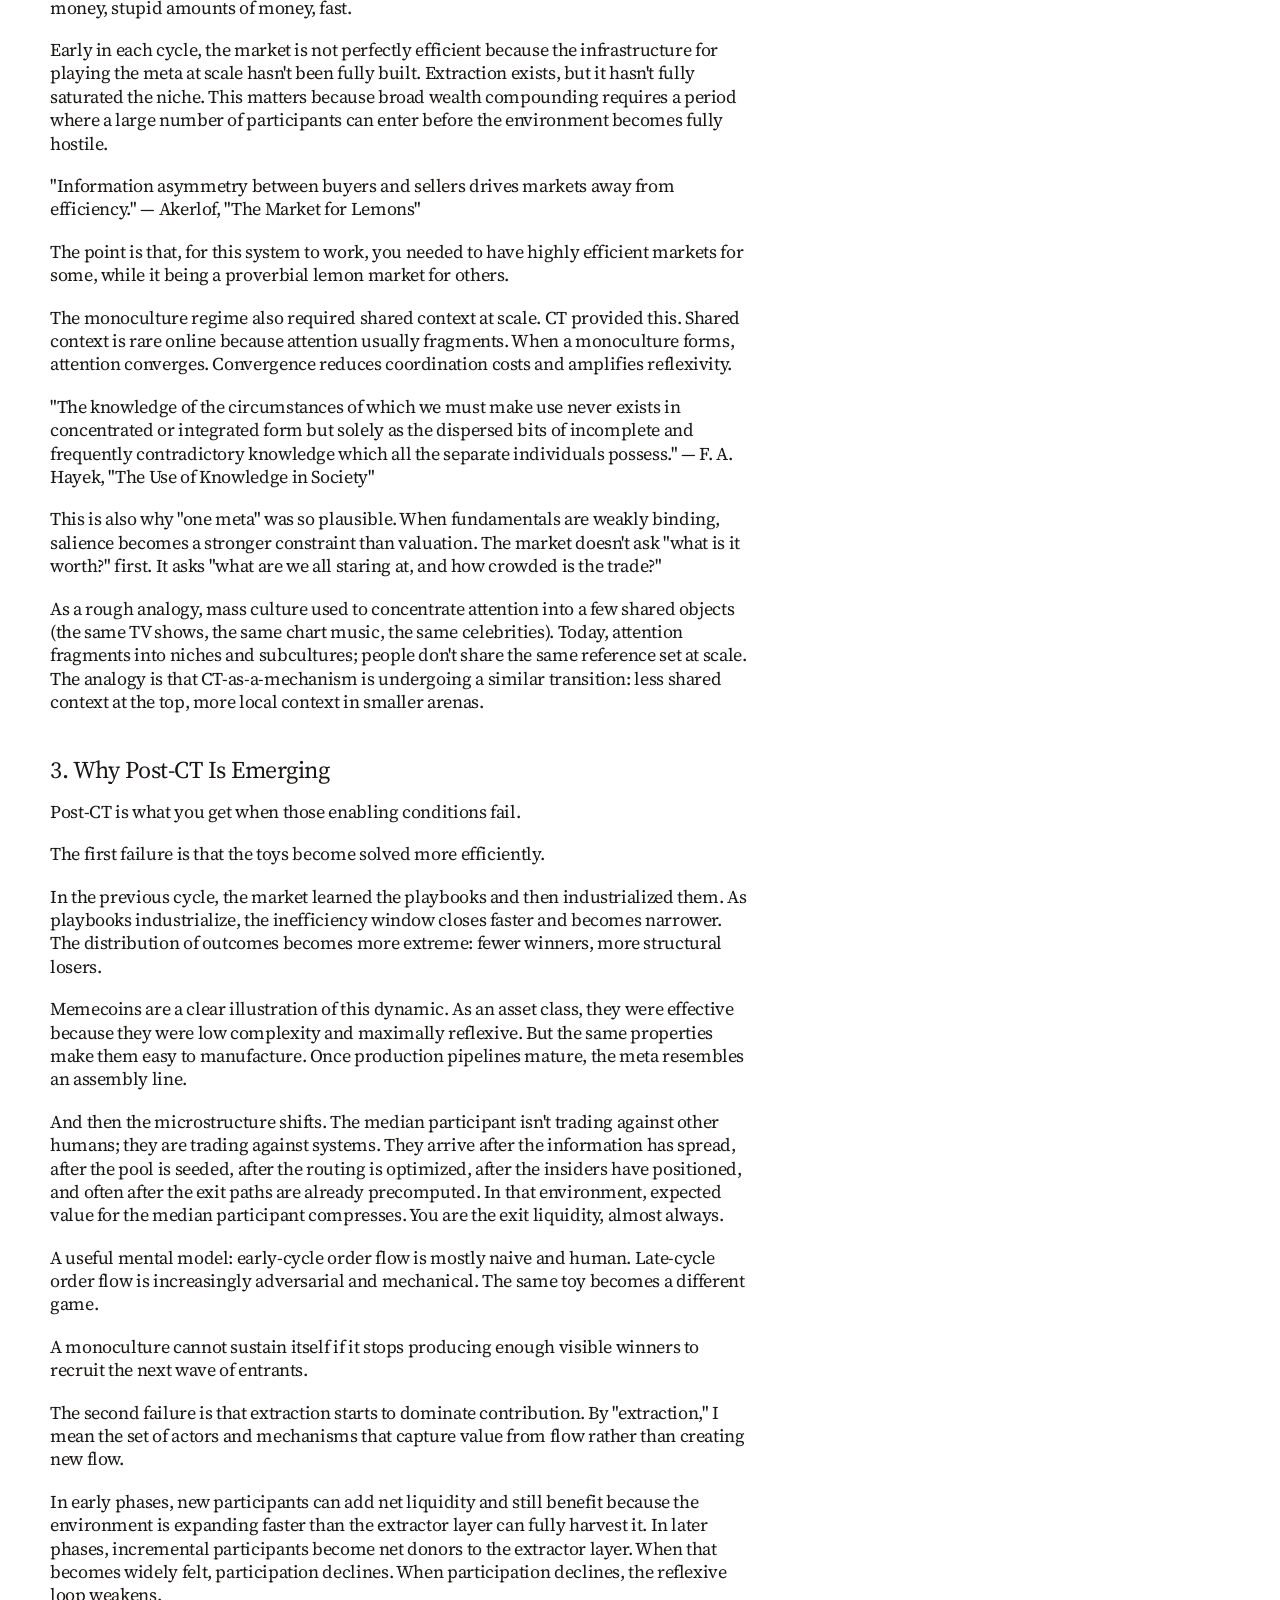
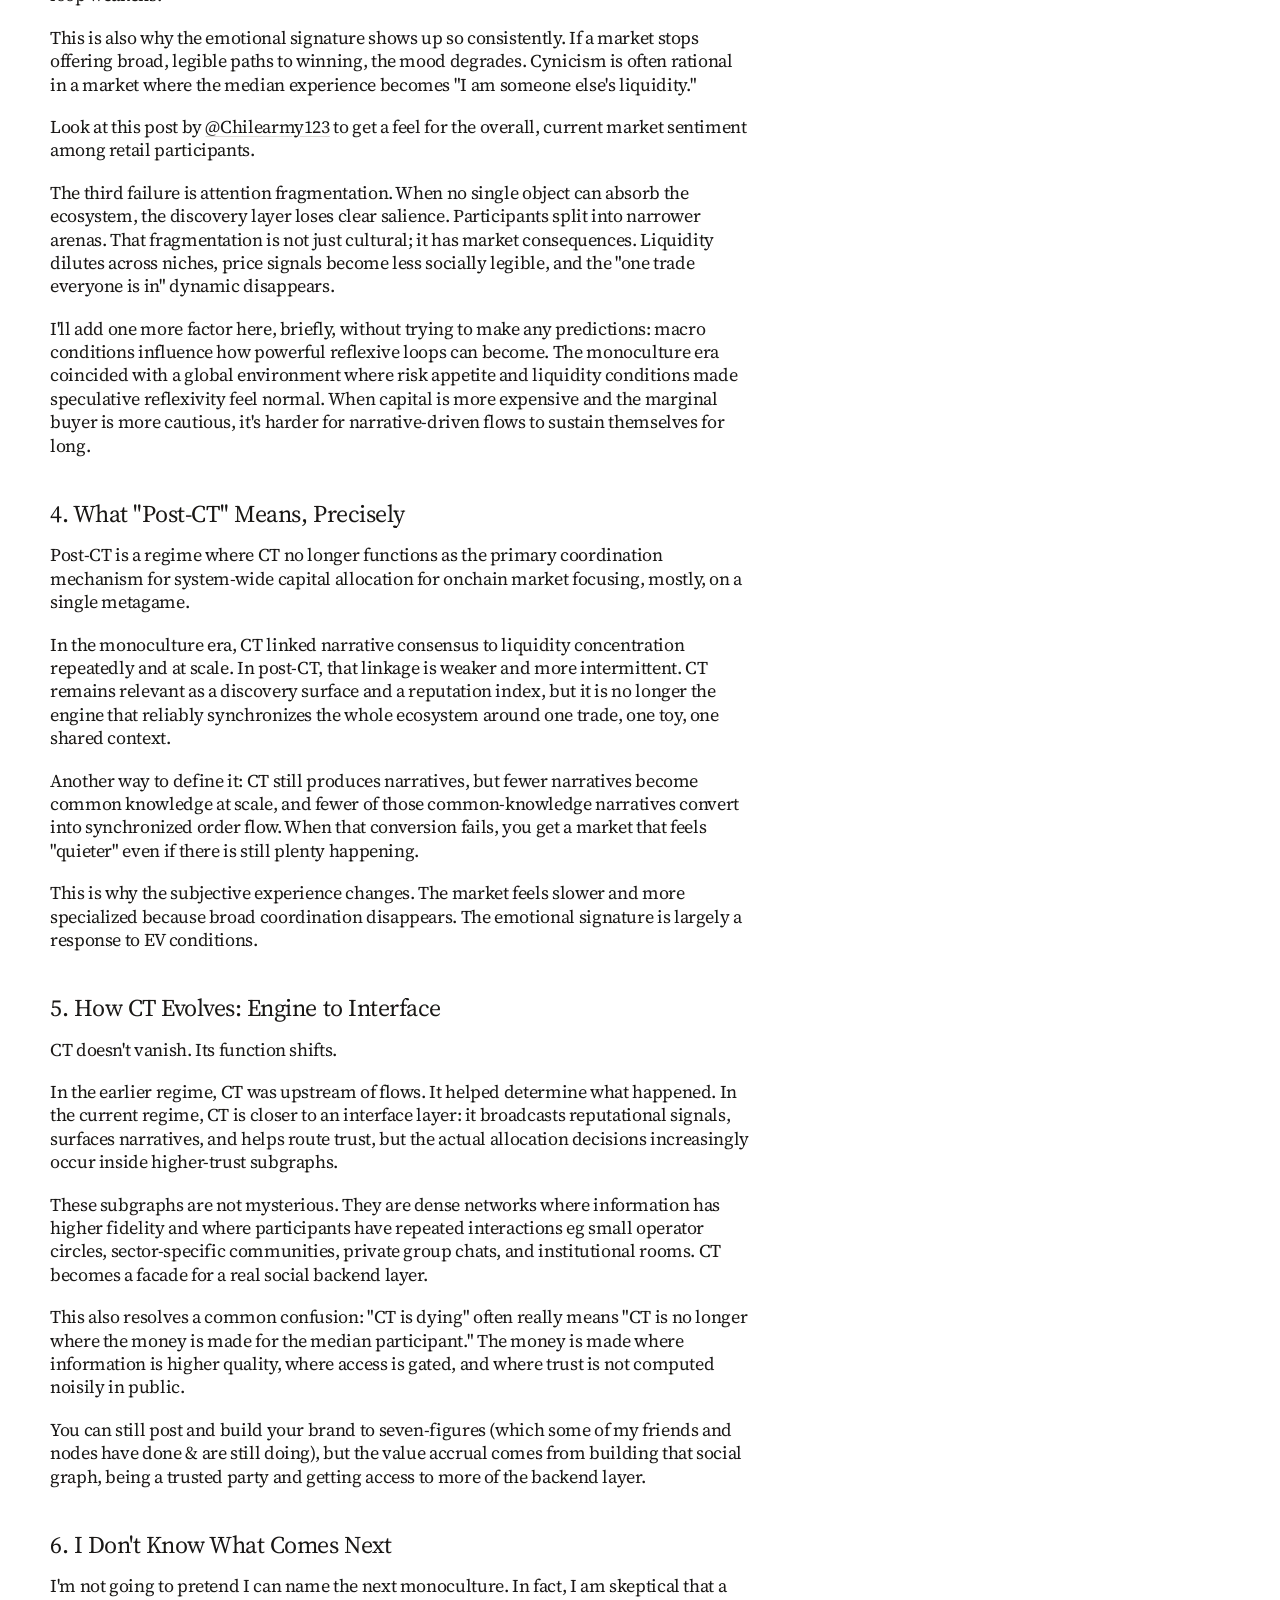
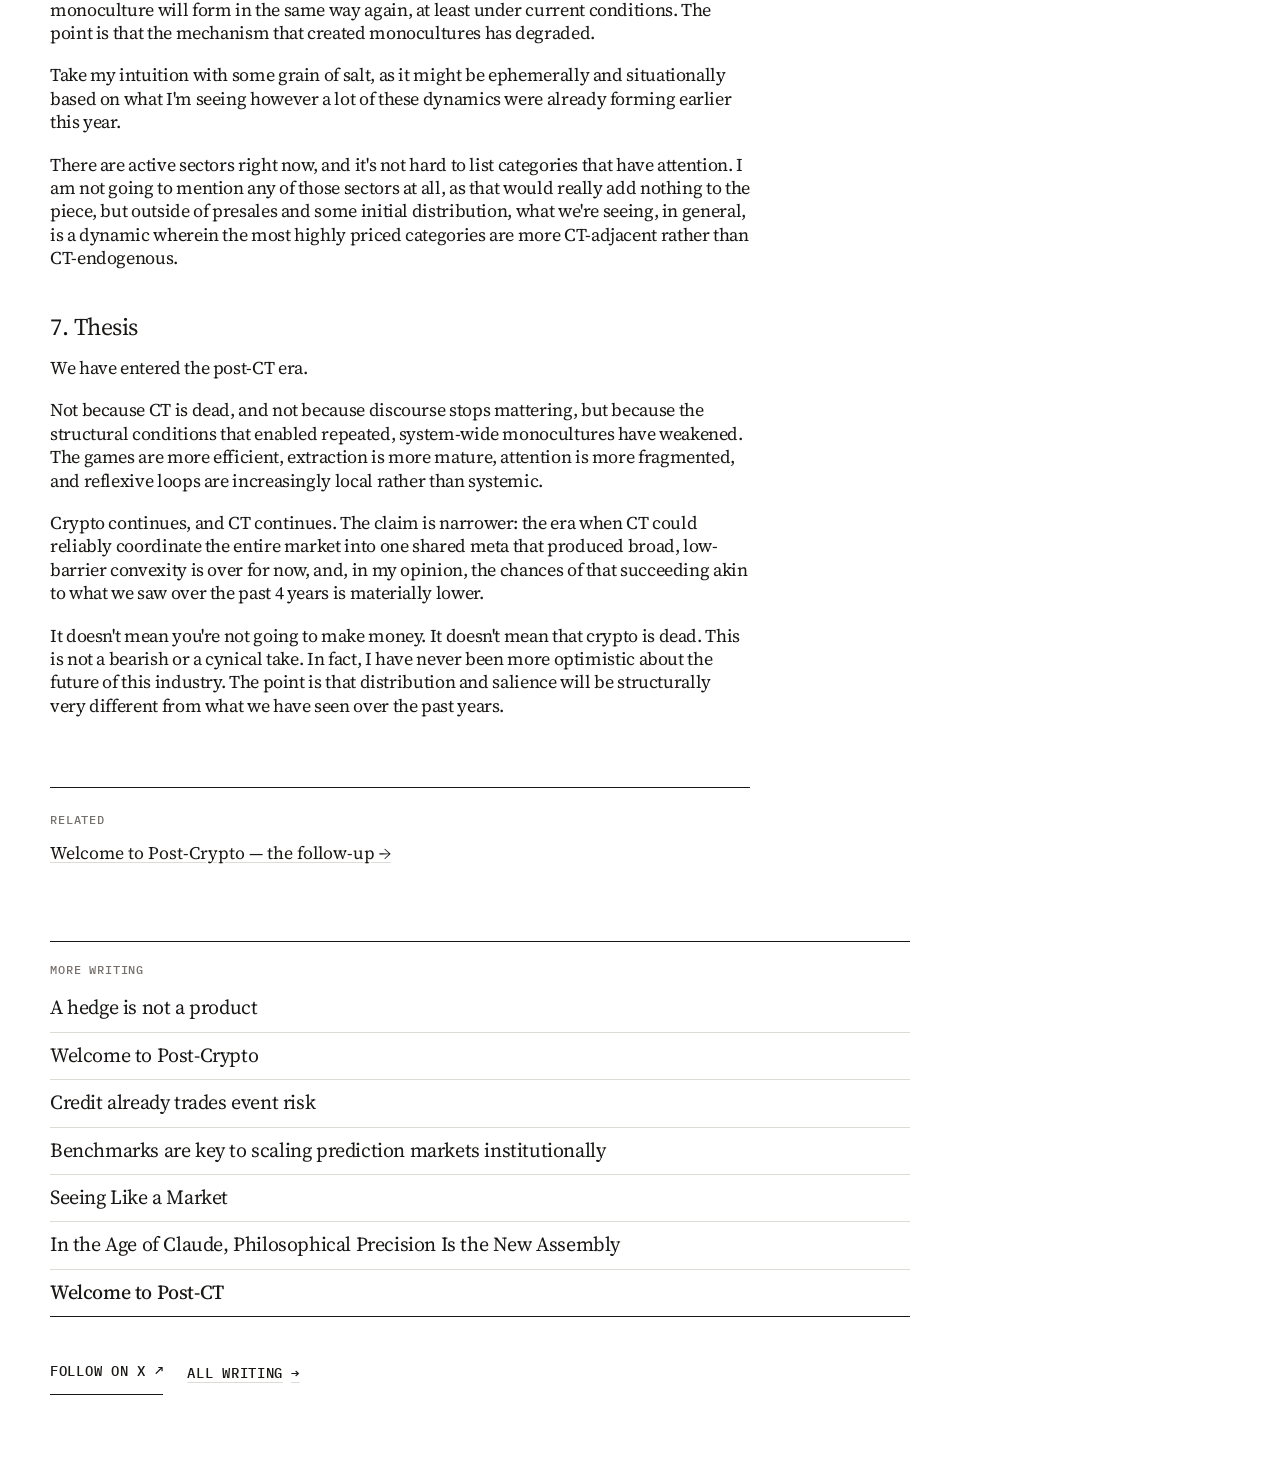
<file: writing/welcome-to-post-ct/index.html>
<!DOCTYPE html>
<html lang="en">
<head>
    <meta charset="UTF-8">
    <meta name="viewport" content="width=device-width, initial-scale=1.0">
    <title>Welcome to Post-CT — Lauris</title>
    <meta name="description" content="Crypto Twitter as a market mechanism: from discovery engine and capital allocator to reputation interface.">
    <meta name="theme-color" content="#ffffff">
    <meta property="og:title" content="Welcome to Post-CT — Lauris">
    <meta property="og:description" content="Crypto Twitter as a market mechanism: from discovery engine and capital allocator to reputation interface.">
    <meta property="og:url" content="https://lauris.xyz/writing/welcome-to-post-ct/">
    <meta property="og:type" content="article">
    <meta property="og:site_name" content="Lauris">
    <meta property="og:image" content="https://www.lauris.xyz/assets/writing/article6_postct_hero.jpg">
    <meta property="og:image:width" content="1065">
    <meta property="og:image:height" content="426">
    <meta property="og:image:alt" content="Welcome to Post-CT">
    <meta name="twitter:card" content="summary_large_image">
    <meta name="twitter:creator" content="@lzminsky">
    <meta name="twitter:title" content="Welcome to Post-CT — Lauris">
    <meta name="twitter:description" content="Crypto Twitter as a market mechanism: from discovery engine and capital allocator to reputation interface.">
    <meta name="twitter:image" content="https://www.lauris.xyz/assets/writing/article6_postct_hero.jpg">
    <meta name="twitter:image:alt" content="Welcome to Post-CT">
    <link rel="canonical" href="https://lauris.xyz/writing/welcome-to-post-ct/">
    <link rel="icon" type="image/svg+xml" href="/favicon.svg">
    <link rel="mask-icon" href="/favicon.svg" color="#1a1816">
    <link rel="manifest" href="/site.webmanifest">
    <link rel="preconnect" href="https://fonts.googleapis.com">
    <link rel="preconnect" href="https://fonts.gstatic.com" crossorigin>
    <link href="https://fonts.googleapis.com/css2?family=IBM+Plex+Mono:wght@400;500&family=Source+Serif+4:ital,opsz,wght@0,8..60,200..900;1,8..60,200..900&display=swap" rel="stylesheet">
    <style>
        :root {
            --type-display: 'Source Serif 4', Georgia, 'Times New Roman', serif;
            --type-display-regular: 'Source Serif 4', Georgia, 'Times New Roman', serif;
            --type-body: 'Source Serif 4', Georgia, 'Times New Roman', serif;
            --type-mono: 'IBM Plex Mono', Consolas, monospace;
            --type-display-weight: 400;
            --type-display-tracking: -.02em;
            --type-label-tracking: .05em;
            --paper: #ffffff; --paper-raised: #ffffff; --ink: #1a1816; --ink-soft: #4e4744;
            --ink-muted: #77716d; --rule: #dedbd7; --teal: #0d7680; --wine: #0d7680;
            --ease-out: cubic-bezier(0.23, 1, 0.32, 1);
        }
        * { box-sizing: border-box; margin: 0; padding: 0; }
        ::selection { background: var(--ink); color: var(--paper); }
        html { background: #ffffff; font-size: 18px; }
        body {
            min-height: 100vh;
            background: var(--paper);
            color: var(--ink); font-family: var(--type-body); font-weight: 400; line-height: 1.3;
            letter-spacing: 0; -webkit-font-smoothing: antialiased; text-rendering: optimizeLegibility;
        }
        body::before {
            position: fixed; z-index: 9999; inset: 0; pointer-events: none; content: '';
            opacity: .018;
            background-image: url("data:image/svg+xml,%3Csvg xmlns='http://www.w3.org/2000/svg' width='160' height='160'%3E%3Cfilter id='grain'%3E%3CfeTurbulence type='fractalNoise' baseFrequency='.82' numOctaves='3' stitchTiles='stitch'/%3E%3C/filter%3E%3Crect width='100%25' height='100%25' filter='url(%23grain)' opacity='.72'/%3E%3C/svg%3E");
            background-size: 160px 160px; mix-blend-mode: multiply;
        }
        a { color: inherit; }
        img { display: block; max-width: 100%; height: auto; }
        .skip-link {
            position: fixed; z-index: 100; top: 12px; left: 12px; padding: 11px 14px;
            background: var(--ink); color: var(--paper); font: 500 .667rem/1 var(--type-mono);
            letter-spacing: .04em; text-decoration: none; text-transform: uppercase;
            transform: translateY(calc(-100% - 18px)); transition: transform 180ms var(--ease-out);
        }
        .skip-link:focus-visible { outline: 2px solid var(--teal); outline-offset: 3px; transform: none; }
        .container { width: min(1180px, calc(100% - 80px)); margin: 0 auto; padding: 42px 0 88px; }
        .mono { font-family: var(--type-mono); }
        .masthead { display: flex; align-items: flex-start; justify-content: space-between; gap: 32px;
            padding-bottom: 28px; border-bottom: 1px solid var(--rule); }
        .masthead-origin { display: flex; align-items: flex-start; gap: 17px; min-width: 0; }
        .mark-link { display: grid; min-width: 36px; min-height: 44px; color: var(--ink); text-decoration: none; place-content: start; }
        .mark-symbol { font: 2rem/0.8 var(--type-mono); }
        .crumb { padding-top: 6px; color: var(--ink-muted); font: 500 .667rem/1.6 var(--type-mono); letter-spacing: .05em; text-transform: uppercase; }
        .crumb a { color: var(--ink-muted); text-decoration: none; transition: color 180ms var(--ease-out); }
        .crumb a:hover, .crumb a:focus-visible { color: var(--ink); }
        .crumb span { margin: 0 7px; color: var(--rule); }
        .nav { display: flex; flex-wrap: wrap; align-items: baseline; justify-content: flex-end; gap: 8px 24px; padding-top: 3px; }
        .nav a { display: inline-flex; align-items: flex-start; min-height: 44px; padding-top: 5px; color: var(--ink-muted);
            font: 500 12px/1.2 var(--type-mono); letter-spacing: .05em;
            text-decoration: none; text-transform: uppercase; transition: color 180ms var(--ease-out); }
        .nav a:hover { color: var(--ink); }
        .nav a.nav-x { padding-bottom: 3px; border-bottom: 1px solid currentColor; color: var(--teal); }
        .nav a.nav-x:hover { color: var(--ink); }
        .nav-menu { position: relative; display: none; }
        .nav-menu summary {
            display: inline-flex; min-width: 44px; min-height: 44px; padding: 5px 5px 0;
            align-items: flex-start; justify-content: center; color: var(--ink-muted);
            font: 500 12px/1.2 var(--type-mono); letter-spacing: .05em;
            list-style: none; cursor: pointer; text-transform: uppercase;
        }
        .nav-menu summary::-webkit-details-marker { display: none; }
        .nav-menu summary::after { margin-left: 6px; content: '+'; }
        .nav-menu[open] summary { color: var(--teal); }
        .nav-menu[open] summary::after { content: '−'; }
        .nav-menu-panel {
            position: absolute; z-index: 50; top: 46px; right: 0; width: 204px; padding: 7px;
            border: 1px solid var(--rule); background: var(--paper);
            box-shadow: 0 14px 36px rgba(1, 22, 20, .09);
        }
        .nav-menu-panel a {
            display: flex; width: 100%; min-height: 44px; padding: 11px 12px 9px;
            align-items: center; justify-content: flex-start; font-size: 12px;
        }
        .nav-menu-panel a + a { border-top: 1px solid var(--rule); }
        .nav-menu-panel .nav-menu-x { display: none; color: var(--teal); }
        a:focus-visible { outline: 2px solid var(--teal); outline-offset: 4px; }
        .text-link { display: inline-flex; align-items: center; gap: 8px; min-height: 44px; color: var(--ink);
            font: 500 14px/1.2 var(--type-mono); letter-spacing: .05em;
            text-decoration: underline; text-decoration-color: var(--rule); text-underline-offset: 4px; text-transform: uppercase; }
        .text-link::after { content: '↗'; transition: transform 180ms var(--ease-out); }
        .text-link--in::after { content: '→'; }
        .text-link:hover::after { transform: translate(2px, -2px); }
        .text-link--in:hover::after { transform: translateX(3px); }
        .btn-x { display: inline-flex; align-items: center; gap: 9px; min-height: 44px; padding: 2px 0 5px;
            border: 0; border-bottom: 1px solid currentColor; color: var(--ink);
            font: 500 14px/1.2 var(--type-mono); letter-spacing: .05em;
            text-decoration: none; text-transform: uppercase; transition: color 180ms var(--ease-out); }
        .btn-x::after { content: '↗'; }
        .btn-x:hover { color: var(--teal); }
        .art-title, .arch-title, .arch-item-title, .shelf-title {
            font-family: var(--type-display); font-weight: var(--type-display-weight); letter-spacing: var(--type-display-tracking);
        }
        .art-deck { font-family: var(--type-display); font-weight: 400; font-style: normal; }
        @media (max-width: 960px) {
            .masthead { gap: 24px; }
            .nav { position: relative; flex-wrap: nowrap; gap: 0 14px; }
            .nav > a { min-width: 44px; padding-right: 5px; padding-left: 5px; justify-content: center; white-space: nowrap; }
            .nav > .nav-wide { display: none; }
            .nav-menu { display: block; }
        }
        @media (max-width: 640px) {
            html { font-size: 17px; }
            .container { width: calc(100% - 32px); padding: 22px 0 48px; }
            .masthead { display: flex; align-items: flex-start; gap: 16px; padding-bottom: 15px; }
            .masthead-origin { flex: 0 0 44px; }
            .mark-link { min-width: 44px; min-height: 44px; }
            .mark-symbol { font-size: 1.7rem; }
            .crumb { display: none; }
            .nav { flex: 1; flex-wrap: nowrap; justify-content: flex-end; gap: 0 10px; margin-top: 0; padding-top: 0; }
            .nav > a { min-width: 44px; min-height: 44px; padding: 5px 3px 0; font-size: 12px; white-space: nowrap; }
            .nav > .nav-x { display: none; }
            .nav-menu summary { min-width: 44px; min-height: 44px; padding-top: 5px; font-size: 12px; }
            .nav-menu-panel .nav-menu-x { display: flex; }
        }
        @media (prefers-reduced-motion: reduce) {
            *, *::before, *::after { transition-duration: .01ms !important; animation-duration: .01ms !important; }
        }
        @media print { body::before { display: none; } }
</style>
    <link rel="stylesheet" href="/assets/article.css">
</head>
<body>
    <a class="skip-link" href="#main-content">Skip to content</a>
    <div class="container">
        <header class="masthead">
            <div class="masthead-origin">
                <a href="/" class="mark-link" aria-label="Lauris — home"><span class="mark-symbol">┐</span></a>
                <p class="crumb"><a href="/">Lauris</a><span>/</span><a href="/writing/">Writing</a></p>
            </div>
            <nav class="nav" aria-label="Primary navigation">
                <a href="/#work">Work</a>
                <a href="/writing/">Writing</a>
                <a class="nav-wide" href="/#library">Library</a>
                <a class="nav-x" href="https://x.com/lzminsky" target="_blank" rel="noopener">Follow on X ↗</a>
                <details class="nav-menu">
                    <summary>Menu</summary>
                    <div class="nav-menu-panel">
                        <a href="/">Home</a>
                        <a href="/#now">Now</a>
                        <a href="/#formation">Formation</a>
                        <a href="/#library">Library</a>
                        <a class="nav-menu-x" href="https://x.com/lzminsky" target="_blank" rel="noopener">Follow on X ↗</a>
                    </div>
                </details>
            </nav>
        </header>
        <main id="main-content">

            <article data-slug="welcome-to-post-ct">
                <header class="art-head">
                    <p class="art-kicker">Essay · market culture</p>
                    <h1 class="art-title">Welcome to Post-CT</h1>
                    <p class="art-deck">Crypto Twitter as a market mechanism: from discovery engine and capital allocator to reputation interface.</p>
                    <div class="art-meta">
                        <time datetime="2025-11-27">27 Nov 2025</time>
                        <a class="text-link" href="https://x.com/lzminsky/status/1994035337329274912" target="_blank" rel="noopener">View original on X</a>
                    </div>
                </header>
                <figure class="art-hero">
                    <img src="/assets/writing/article6_postct_hero.jpg" alt="The monoculture and what follows it." width="1065" height="426">
                    <figcaption>The monoculture and what follows it.</figcaption>
                </figure>
                <div class="art-body">
<p>Welcome to post-CT.</p>
<p>By CT, I mean Crypto Twitter as a market-discovery and capital-allocation engine, not as the broader Twitter crypto community.</p>
<p>"Post-CT" does not mean that discourse disappears. It's that CT, as a discourse-as-coordination mechanism, is losing its ability to repeatedly produce market events that have magnitude.</p>
<p>A monoculture cannot sustain itself if it stops producing enough visible winners to recruit the next wave of entrants.</p>
<p>By "magnitude" I mean not "a coin did a 3x." but that most of the liquid market is staring at the same object. Within this frame, CT is a mechanism that repeatedly converted a public narrative layer into coordinated flows around a single dominant meta. Post-CT is what it looks like when that conversion is no longer reliably functioning.</p>
<p>I'm not trying to predict what comes next. I don't really have a clue, frankly. The point of this article is to describe why the previous regime worked, why it's degrading, and what that implies about how crypto now organizes itself.</p>
<h2 id="f6-6">1. What CT Was When It Worked</h2>
<p>CT mattered because it compressed three market functions into one interface.</p>
<p>First, it performed narrative discovery. CT was a high-bandwidth salience mechanism. "Salience" here is not just an overly-smart word for "interesting." It's a market term: the process by which the graph converges on what is worth looking at now.</p>
<p>In practice, CT created focal points. It reduced a huge hypothesis space into a small set of objects that felt actionable "right now." That compression solved a coordination problem.</p>
<p>Another way to say the same thing, more mechanically: CT converted dispersed, private attention into visible, public common knowledge. If you see ten credible operators all talking about the same object, you don't just learn the object exists; you learn that other people know that others know it exists. In liquid markets, that matters.</p>
<p>"A wealth of information creates a poverty of attention." — Herbert A. Simon</p>
<p>Second, CT acted as trust routing. Crypto is not a market where most assets have strong intrinsic valuation anchors that bind in the short-run. So capital cannot route purely through fundamentals. It routes through people, reputations, and repeated signals. "Trust routing" is the informal infrastructure that decides whose claims get believed early enough to matter.</p>
<p>This wasn't mystical. It was a crude reputation function computed by thousands of participants, continuously, in public. People inferred who is early, who has good priors, who has access, and whose behavior correlates with positive EV. That reputational layer made it possible to allocate capital without formal diligence because it operated as shorthand for counterparty selection.</p>
<p>And importantly, it wasn't just "follower count." It was follower count plus who followed you, plus the quality of replies, plus whether credible people engaged with you, plus whether your predictions survived contact with reality. CT made those signals cheap to observe.</p>
<p>There was both public trust, and, over time, certain communities have become more privately-trusted oriented.</p>
<p>Third, CT translated narrative into allocation through reflexivity. Reflexivity is the core loop: narratives move prices, prices validate narratives, validation attracts more attention, attention brings more buyers, and the loop reinforces itself until it breaks.</p>
<p>This is where the microstructure comes in. A narrative does not move "the market" abstractly. It moves order flow. If a large cohort becomes convinced that an object is the thing, the marginal participant expresses that conviction through buying.</p>
<p>When this loop is strong, the market temporarily rewards alignment with consensus more than it rewards deep analysis. Looking back, CT functioned almost as an extremely low-IQ Bloomberg terminal: a single feed where salience, trust, and allocation fused into one thing.</p>
<h2 id="f6-19">2. Why the Monoculture Era Was Possible</h2>
<p>The monoculture years had a repeatable structure. Each cycle had an object that was simple enough to be legible to large cohorts and broad enough to absorb much of the ecosystem's attention and liquidity. I like to call these objects toys.</p>
<p>A "toy" here is not an insult. It's a structural description. Think of it as a game that is easy to explain, easy to participate in, and inherently social (almost like an expansion pack to an MMORPG). A toy has low onboarding friction and high narrative compressibility. You can tell your friend what it is in one sentence.</p>
<p>A "meta" is what happens when a toy becomes the shared game board. Meta means the dominant strategy set and the dominant objects that most participants orient around. The reason the monoculture was powerful is that the meta was not just "popular." It was shared across users, builders, traders, and VCs. Everyone was playing the same game, just at different layers of the stack.</p>
<p><a href="https://x.com/icobeast" target="_blank" rel="noopener">@icobeast</a> wrote a great article about the cyclicality and changing nature of the "in-thing," which I highly recommend reading. <a href="https://x.com/icobeast/status/1993721136325005596" target="_blank" rel="noopener">https://x.com/icobeast/status/1993721136325005596</a></p>
<p>The regime that we were a part of required an inefficiency window for people to make money, stupid amounts of money, fast.</p>
<p>Early in each cycle, the market is not perfectly efficient because the infrastructure for playing the meta at scale hasn't been fully built. Extraction exists, but it hasn't fully saturated the niche. This matters because broad wealth compounding requires a period where a large number of participants can enter before the environment becomes fully hostile.</p>
<p>"Information asymmetry between buyers and sellers drives markets away from efficiency." — Akerlof, "The Market for Lemons"</p>
<p>The point is that, for this system to work, you needed to have highly efficient markets for some, while it being a proverbial lemon market for others.</p>
<p>The monoculture regime also required shared context at scale. CT provided this. Shared context is rare online because attention usually fragments. When a monoculture forms, attention converges. Convergence reduces coordination costs and amplifies reflexivity.</p>
<p>"The knowledge of the circumstances of which we must make use never exists in concentrated or integrated form but solely as the dispersed bits of incomplete and frequently contradictory knowledge which all the separate individuals possess." — F. A. Hayek, "The Use of Knowledge in Society"</p>
<p>This is also why "one meta" was so plausible. When fundamentals are weakly binding, salience becomes a stronger constraint than valuation. The market doesn't ask "what is it worth?" first. It asks "what are we all staring at, and how crowded is the trade?"</p>
<p>As a rough analogy, mass culture used to concentrate attention into a few shared objects (the same TV shows, the same chart music, the same celebrities). Today, attention fragments into niches and subcultures; people don't share the same reference set at scale. The analogy is that CT-as-a-mechanism is undergoing a similar transition: less shared context at the top, more local context in smaller arenas.</p>
<h2 id="f6-32">3. Why Post-CT Is Emerging</h2>
<p>Post-CT is what you get when those enabling conditions fail.</p>
<p>The first failure is that the toys become solved more efficiently.</p>
<p>In the previous cycle, the market learned the playbooks and then industrialized them. As playbooks industrialize, the inefficiency window closes faster and becomes narrower. The distribution of outcomes becomes more extreme: fewer winners, more structural losers.</p>
<p>Memecoins are a clear illustration of this dynamic. As an asset class, they were effective because they were low complexity and maximally reflexive. But the same properties make them easy to manufacture. Once production pipelines mature, the meta resembles an assembly line.</p>
<p>And then the microstructure shifts. The median participant isn't trading against other humans; they are trading against systems. They arrive after the information has spread, after the pool is seeded, after the routing is optimized, after the insiders have positioned, and often after the exit paths are already precomputed. In that environment, expected value for the median participant compresses. You are the exit liquidity, almost always.</p>
<p>A useful mental model: early-cycle order flow is mostly naive and human. Late-cycle order flow is increasingly adversarial and mechanical. The same toy becomes a different game.</p>
<p>A monoculture cannot sustain itself if it stops producing enough visible winners to recruit the next wave of entrants.</p>
<p>The second failure is that extraction starts to dominate contribution. By "extraction," I mean the set of actors and mechanisms that capture value from flow rather than creating new flow.</p>
<p>In early phases, new participants can add net liquidity and still benefit because the environment is expanding faster than the extractor layer can fully harvest it. In later phases, incremental participants become net donors to the extractor layer. When that becomes widely felt, participation declines. When participation declines, the reflexive loop weakens.</p>
<p>This is also why the emotional signature shows up so consistently. If a market stops offering broad, legible paths to winning, the mood degrades. Cynicism is often rational in a market where the median experience becomes "I am someone else's liquidity."</p>
<p>Look at this post by <a href="https://x.com/Chilearmy123" target="_blank" rel="noopener">@Chilearmy123</a> to get a feel for the overall, current market sentiment among retail participants.</p>
<p>The third failure is attention fragmentation. When no single object can absorb the ecosystem, the discovery layer loses clear salience. Participants split into narrower arenas. That fragmentation is not just cultural; it has market consequences. Liquidity dilutes across niches, price signals become less socially legible, and the "one trade everyone is in" dynamic disappears.</p>
<p>I'll add one more factor here, briefly, without trying to make any predictions: macro conditions influence how powerful reflexive loops can become. The monoculture era coincided with a global environment where risk appetite and liquidity conditions made speculative reflexivity feel normal. When capital is more expensive and the marginal buyer is more cautious, it's harder for narrative-driven flows to sustain themselves for long.</p>
<h2 id="f6-46">4. What "Post-CT" Means, Precisely</h2>
<p>Post-CT is a regime where CT no longer functions as the primary coordination mechanism for system-wide capital allocation for onchain market focusing, mostly, on a single metagame.</p>
<p>In the monoculture era, CT linked narrative consensus to liquidity concentration repeatedly and at scale. In post-CT, that linkage is weaker and more intermittent. CT remains relevant as a discovery surface and a reputation index, but it is no longer the engine that reliably synchronizes the whole ecosystem around one trade, one toy, one shared context.</p>
<p>Another way to define it: CT still produces narratives, but fewer narratives become common knowledge at scale, and fewer of those common-knowledge narratives convert into synchronized order flow. When that conversion fails, you get a market that feels "quieter" even if there is still plenty happening.</p>
<p>This is why the subjective experience changes. The market feels slower and more specialized because broad coordination disappears. The emotional signature is largely a response to EV conditions.</p>
<h2 id="f6-51">5. How CT Evolves: Engine to Interface</h2>
<p>CT doesn't vanish. Its function shifts.</p>
<p>In the earlier regime, CT was upstream of flows. It helped determine what happened. In the current regime, CT is closer to an interface layer: it broadcasts reputational signals, surfaces narratives, and helps route trust, but the actual allocation decisions increasingly occur inside higher-trust subgraphs.</p>
<p>These subgraphs are not mysterious. They are dense networks where information has higher fidelity and where participants have repeated interactions eg small operator circles, sector-specific communities, private group chats, and institutional rooms. CT becomes a facade for a real social backend layer.</p>
<p>This also resolves a common confusion: "CT is dying" often really means "CT is no longer where the money is made for the median participant." The money is made where information is higher quality, where access is gated, and where trust is not computed noisily in public.</p>
<p>You can still post and build your brand to seven-figures (which some of my friends and nodes have done &amp; are still doing), but the value accrual comes from building that social graph, being a trusted party and getting access to more of the backend layer.</p>
<h2 id="f6-57">6. I Don't Know What Comes Next</h2>
<p>I'm not going to pretend I can name the next monoculture. In fact, I am skeptical that a monoculture will form in the same way again, at least under current conditions. The point is that the mechanism that created monocultures has degraded.</p>
<p>Take my intuition with some grain of salt, as it might be ephemerally and situationally based on what I'm seeing however a lot of these dynamics were already forming earlier this year.</p>
<p>There are active sectors right now, and it's not hard to list categories that have attention. I am not going to mention any of those sectors at all, as that would really add nothing to the piece, but outside of presales and some initial distribution, what we're seeing, in general, is a dynamic wherein the most highly priced categories are more CT-adjacent rather than CT-endogenous.</p>
<h2 id="f6-61">7. Thesis</h2>
<p>We have entered the post-CT era.</p>
<p>Not because CT is dead, and not because discourse stops mattering, but because the structural conditions that enabled repeated, system-wide monocultures have weakened. The games are more efficient, extraction is more mature, attention is more fragmented, and reflexive loops are increasingly local rather than systemic.</p>
<p>Crypto continues, and CT continues. The claim is narrower: the era when CT could reliably coordinate the entire market into one shared meta that produced broad, low-barrier convexity is over for now, and, in my opinion, the chances of that succeeding akin to what we saw over the past 4 years is materially lower.</p>
<p>It doesn't mean you're not going to make money. It doesn't mean that crypto is dead. This is not a bearish or a cynical take. In fact, I have never been more optimistic about the future of this industry. The point is that distribution and salience will be structurally very different from what we have seen over the past years.</p>
                </div>
            </article>
            <aside class="art-after">
                <p class="art-after-kicker">Related</p>
                <ul><li><a href="/writing/welcome-to-post-crypto/">Welcome to Post-Crypto — the follow-up →</a></li></ul>
            </aside>
            <nav class="shelf" aria-label="All writing"><p class="shelf-label">More writing</p><a class="shelf-item" href="/writing/a-hedge-is-not-a-product/"><span class="shelf-title">A hedge is not a product</span></a><a class="shelf-item" href="/writing/welcome-to-post-crypto/"><span class="shelf-title">Welcome to Post-Crypto</span></a><a class="shelf-item" href="/writing/credit-already-trades-event-risk/"><span class="shelf-title">Credit already trades event risk</span></a><a class="shelf-item" href="/writing/benchmarks-and-institutional-scale/"><span class="shelf-title">Benchmarks are key to scaling prediction markets institutionally</span></a><a class="shelf-item" href="/writing/seeing-like-a-market/"><span class="shelf-title">Seeing Like a Market</span></a><a class="shelf-item" href="/writing/philosophical-precision-is-the-new-assembly/"><span class="shelf-title">In the Age of Claude, Philosophical Precision Is the New Assembly</span></a><a class="shelf-item is-here" href="/writing/welcome-to-post-ct/" aria-current="page"><span class="shelf-title">Welcome to Post-CT</span></a></nav>
            <div class="art-cta">
                <a class="btn-x" href="https://x.com/lzminsky" target="_blank" rel="noopener">Follow on X</a>
                <a class="text-link text-link--in" href="/writing/">All writing</a>
            </div>
        </main>
    </div>
    <script>
        (() => {
            const navMenus = Array.from(document.querySelectorAll('.nav-menu'));
            const closeNavMenus = (except = null) => {
                navMenus.forEach(menu => {
                    if (menu !== except) menu.removeAttribute('open');
                });
            };
            navMenus.forEach(menu => {
                menu.addEventListener('toggle', () => {
                    if (menu.open) closeNavMenus(menu);
                });
                menu.addEventListener('click', event => {
                    if (event.target.closest('a')) menu.removeAttribute('open');
                });
                menu.addEventListener('keydown', event => {
                    if (event.key !== 'Escape') return;
                    menu.removeAttribute('open');
                    menu.querySelector('summary')?.focus();
                });
            });
            document.addEventListener('click', event => {
                if (!event.target.closest('.nav-menu')) closeNavMenus();
            });

            if (window.matchMedia('(prefers-reduced-motion: reduce)').matches) return;
            const items = Array.from(document.querySelectorAll('[data-animate]'));
            if (!items.length || !('IntersectionObserver' in window)) return;
            document.documentElement.classList.add('motion-ready');
            const observer = new IntersectionObserver((entries) => {
                entries.forEach((entry) => {
                    if (!entry.isIntersecting) return;
                    entry.target.classList.add('is-visible');
                    observer.unobserve(entry.target);
                });
            }, { rootMargin: '0px 0px -8% 0px', threshold: .06 });
            items.forEach((item) => observer.observe(item));
        })();
    </script>
</body>
</html>
</file>
<file: assets/article.css>
/* Generated by tools/build_writing.py — do not edit. */
.art-head { max-width: 800px; padding: 84px 0 10px; }
        .art-kicker { color: var(--ink-muted); font: 500 .667rem/1.6 var(--type-mono); letter-spacing: .08em; text-transform: uppercase; }
        .art-title { margin-top: 16px; font-size: 48px; font-weight: 400; letter-spacing: -.02em; line-height: 1; }
        .art-deck { max-width: 680px; margin-top: 20px; color: var(--ink-soft); font-size: 24px; font-style: normal; line-height: 1.1; text-wrap: pretty; }
        .art-meta { display: flex; flex-wrap: wrap; gap: 10px 26px; align-items: baseline; margin-top: 26px;
            padding-top: 14px; border-top: 1px solid var(--ink); max-width: 680px; }
        .art-meta time { color: var(--ink-muted); font: 500 .667rem/1.6 var(--type-mono); letter-spacing: .06em; text-transform: uppercase; }
        .art-meta .text-link { color: var(--ink-muted); font-size: .72rem; }
        .art-meta .text-link:hover { color: var(--ink); }
        .art-hero { margin: 44px 0 0; }
        .art-hero img { width: 100%; border: 1px solid var(--rule); background: var(--paper-raised); }
        .art-hero--portrait img, .art-hero--natural img { width: auto; max-width: min(620px, 100%); }
        .art-hero figcaption, .art-fig figcaption { margin-top: 9px; color: var(--ink-muted);
            font: 500 .667rem/1.6 var(--type-mono); letter-spacing: .045em; text-transform: uppercase; max-width: 640px; }
        .art-body { max-width: 700px; margin-top: 54px; }
        .art-body p { margin: 0 0 19px; font-size: 1rem; color: var(--ink); font-weight: 400; line-height: 1.3; letter-spacing: -.02em; }
        .art-body p a, .art-body li a { text-decoration-color: var(--rule); text-underline-offset: 3px; }
        .art-body h2 { margin: 44px 0 16px; font-size: 24px; font-weight: 400; letter-spacing: -.02em; line-height: 1.1; }
        .art-body h3 { margin: 30px 0 12px; color: var(--ink); font: .68rem/1.4 var(--type-mono); letter-spacing: .1em; text-transform: uppercase; }
        .art-body ul, .art-body ol { margin: 0 0 19px 22px; }
        .art-body li { margin-bottom: 8px; font-size: 1rem; font-weight: 400; line-height: 1.3; letter-spacing: -.02em; }
        .art-body .foot { margin-top: 34px; padding-top: 16px; border-top: 1px solid var(--rule);
            color: var(--ink-muted); font-size: .86rem; font-style: italic; }
        .art-fig { margin: 40px 0 40px; max-width: 860px; }
        .art-fig img { width: 100%; border: 1px solid var(--rule); background: var(--paper-raised); }
        .art-fig--portrait img { width: auto; max-width: min(460px, 100%); }
        .shelf { max-width: 860px; margin-top: 76px; padding-top: 18px; border-top: 1px solid var(--ink); }
        .shelf-label { margin-bottom: 6px; color: var(--ink-muted); font: 500 .667rem/1.6 var(--type-mono); letter-spacing: .07em; text-transform: uppercase; }
        .shelf-item {
            display: block;
            padding: 11px 0 12px;
            border-bottom: 1px solid var(--rule);
            text-decoration: none;
        }
        .shelf-title { font-size: 20px; line-height: 1.1; transition: color 160ms var(--ease-out); }
        .shelf-item:hover .shelf-title { color: var(--teal); }
        .shelf-item.is-here .shelf-title { font-weight: 500; }
        .shelf-item.is-here { border-bottom-color: var(--ink); }

        .art-after { max-width: 700px; margin-top: 70px; padding-top: 22px; border-top: 1px solid var(--ink); }
        .art-after-kicker { color: var(--ink-muted); font: 500 .667rem/1.6 var(--type-mono); letter-spacing: .07em; text-transform: uppercase; }
        .art-after ul { margin-top: 12px; list-style: none; }
        .art-after li { margin-bottom: 9px; }
        .art-after a { font-size: .98rem; text-decoration-color: var(--rule); text-underline-offset: 3px; }
        .art-cta { display: flex; flex-wrap: wrap; gap: 16px 24px; align-items: center; margin-top: 34px; }
        @media (max-width: 640px) {
            .art-head { padding: 50px 0 0; }
            .art-title { margin-top: 12px; font-size: 40px; line-height: 1; }
            .art-deck { margin-top: 17px; font-size: 24px; line-height: 1.1; }
            .art-meta { gap: 7px 20px; margin-top: 22px; padding-top: 12px; }
            .art-hero { margin-top: 32px; }
            .art-body { margin-top: 38px; }
            .art-body p, .art-body li { font-size: .98rem; line-height: 1.3; }
            .art-body h2 { margin: 37px 0 13px; font-size: 24px; line-height: 1.1; }
            .art-body h3 { margin-top: 26px; }
            .art-fig { margin: 30px 0; }
            .shelf { margin-top: 54px; }
            .art-after { margin-top: 50px; }
        }
        /* ── Publication type roles ───────────────────────────────────── */
        .art-title, .arch-title {
            font-family: var(--type-display);
            font-weight: 400;
            letter-spacing: var(--type-display-tracking);
        }
        .art-title, .arch-title { line-height: 1; }
        .art-deck { font-family: var(--type-display); font-weight: 400; font-style: normal; }
        .art-body h2, .shelf-title, .arch-item-title, .arch-lead-title, .wall-title {
            font-family: var(--type-display-regular);
            font-weight: 400;
            letter-spacing: -.02em;
        }
        .arch-intro, .arch-lead-deck, .arch-item-deck, .note-deck {
            font-family: var(--type-body);
            font-weight: 400;
            letter-spacing: -.02em;
            line-height: 1.3;
        }
        .art-kicker, .art-meta time, .art-meta .text-link, .art-after-kicker,
        .shelf-label, .arch-label,
        .arch-item-open, .art-fig figcaption, .art-hero figcaption, .art-body h3,
        .crumb, .nav a, .btn-x, .note-item time {
            font-weight: 500;
        }
</file>
